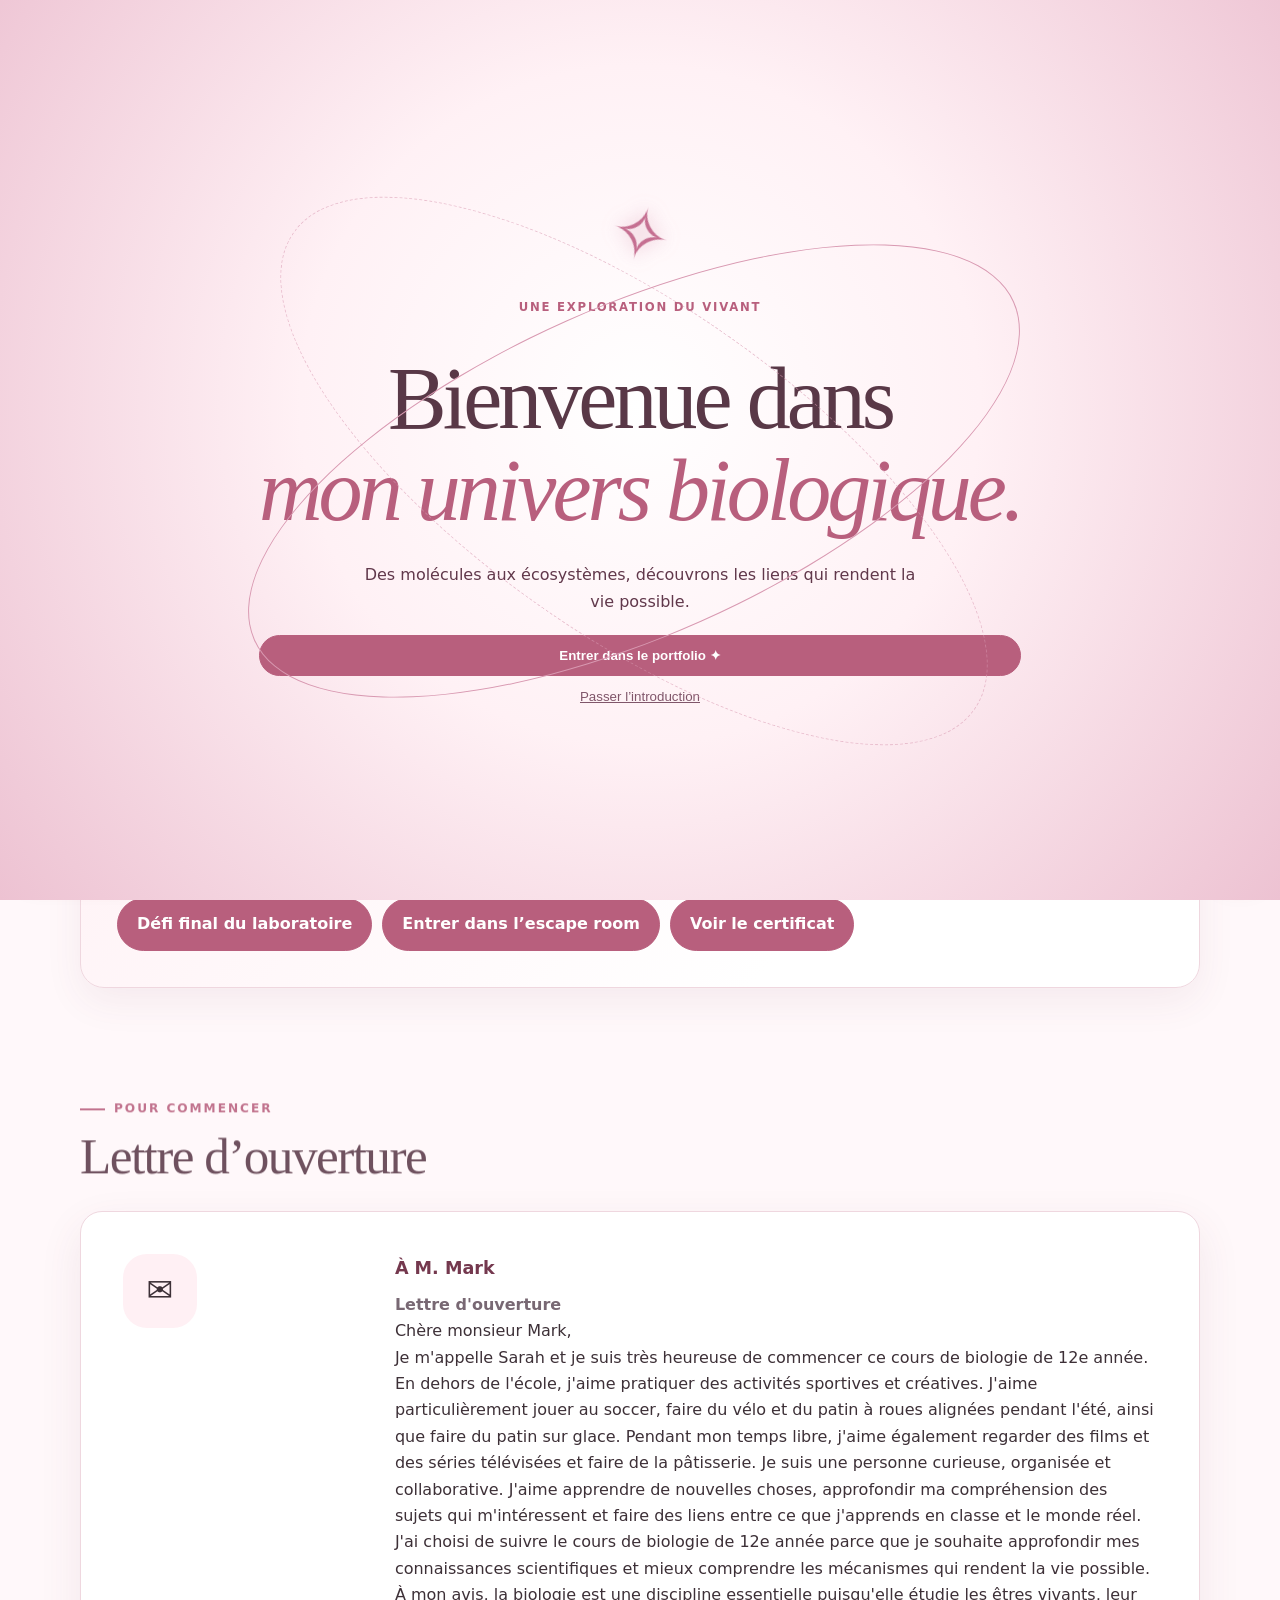
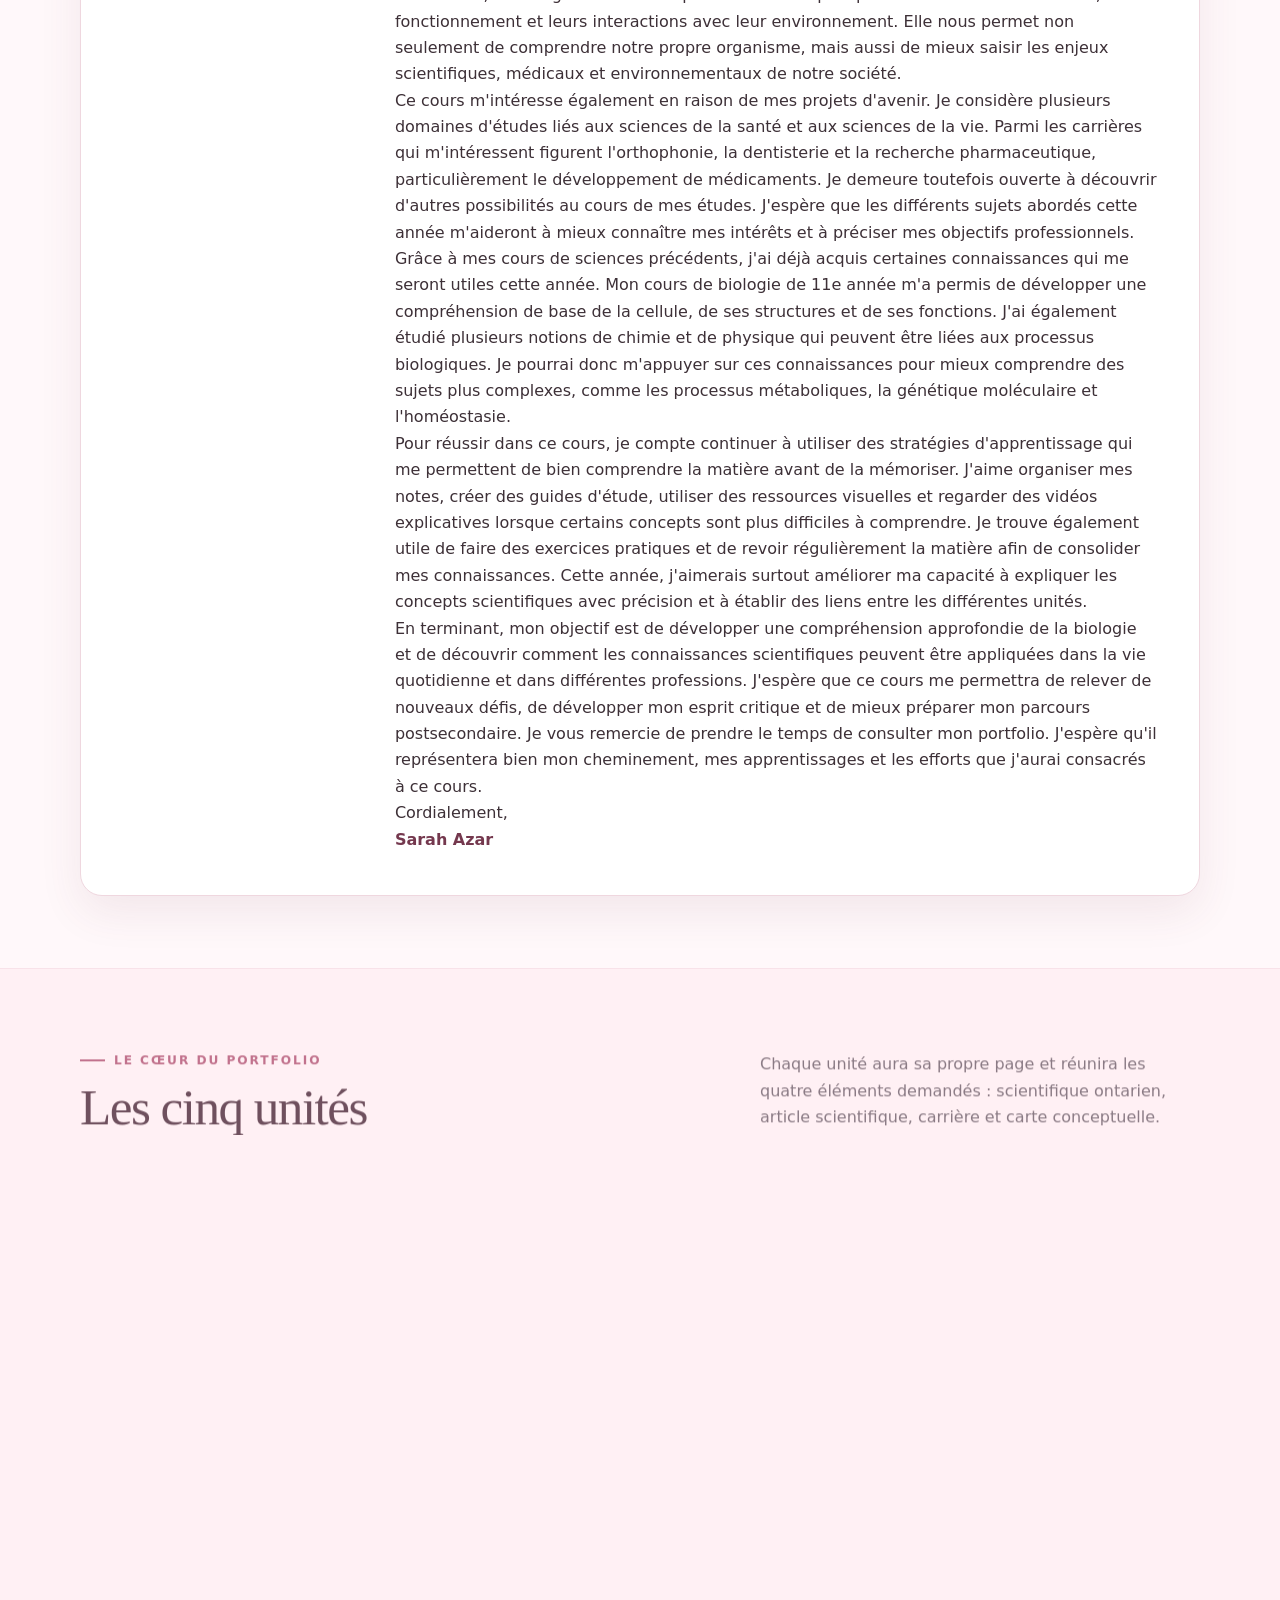
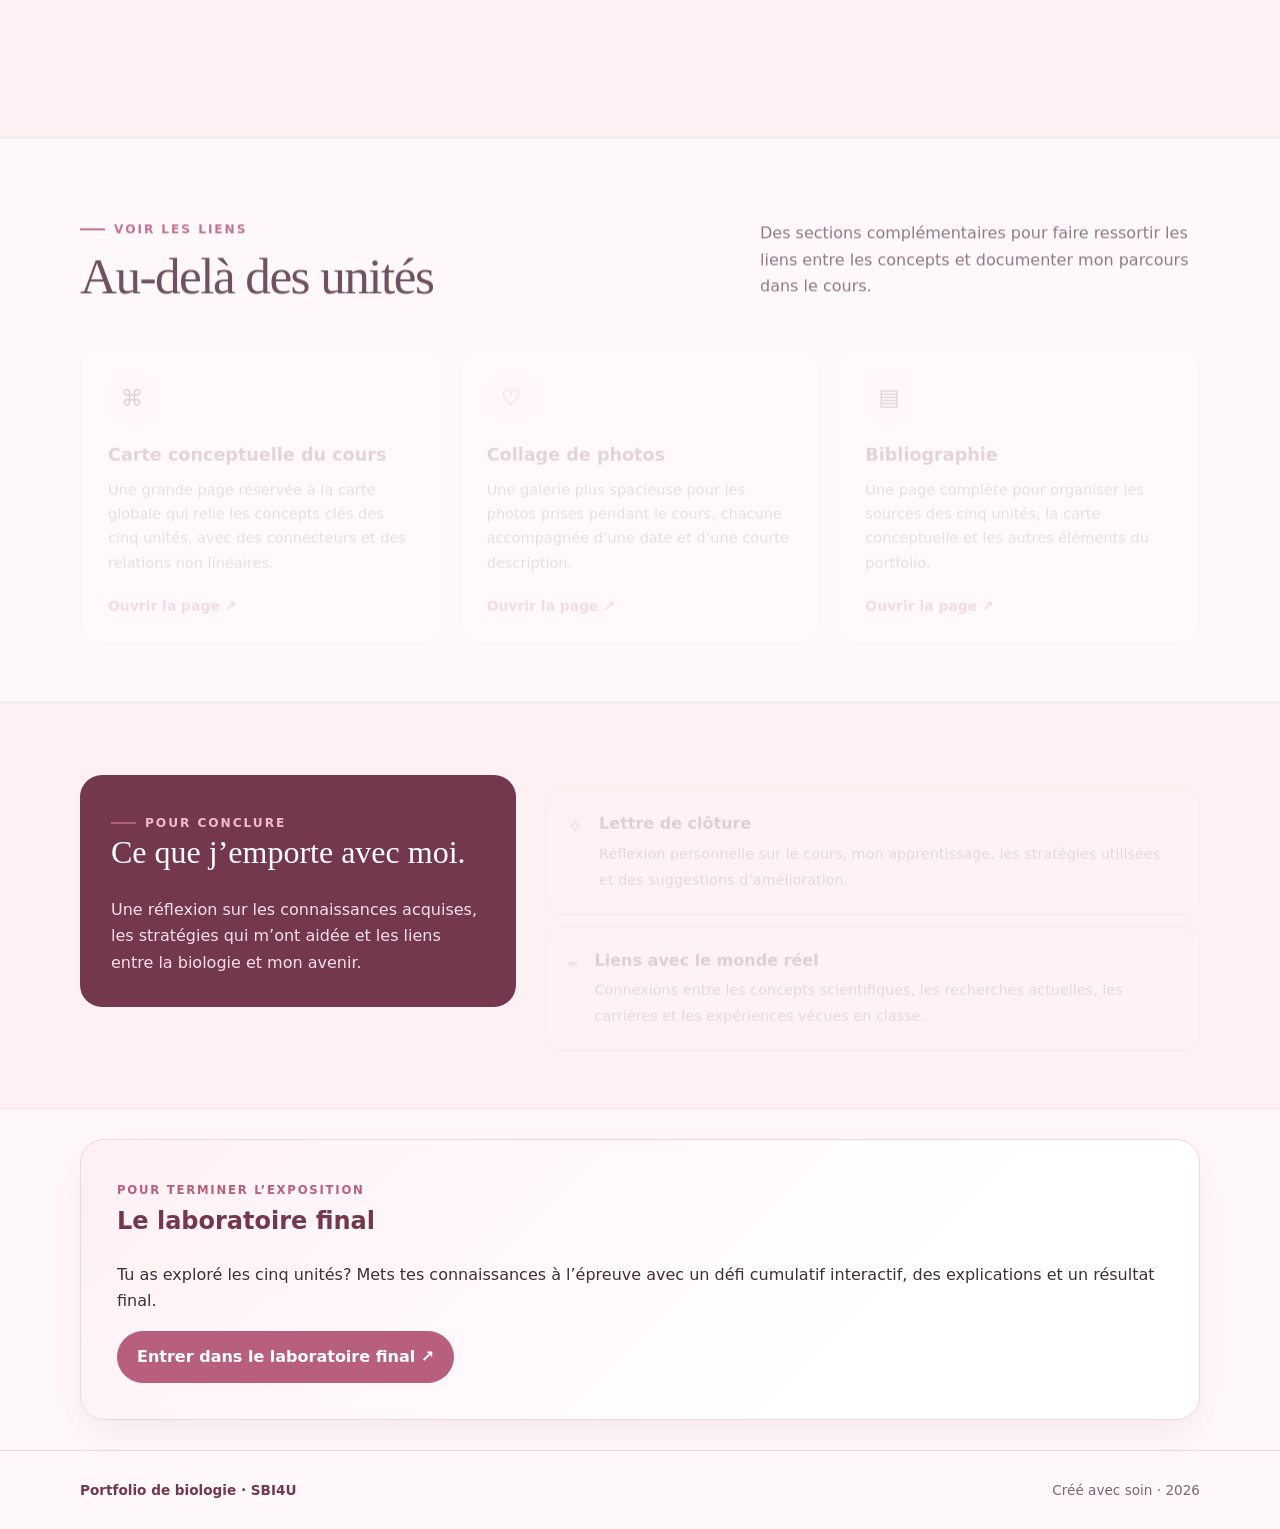
<file: index.html>
<!doctype html>
<html lang="fr">
<head>
  <meta charset="utf-8">
  <meta name="viewport" content="width=device-width, initial-scale=1">
  <meta http-equiv="refresh" content="0; url=portfolio_sbi4u_site/index.html">
  <title>Portfolio SBI4U</title>
</head>
<body>
  <p>Ouverture du <a href="portfolio_sbi4u_site/index.html">portfolio SBI4U</a>…</p>
</body>
</html>
</file>
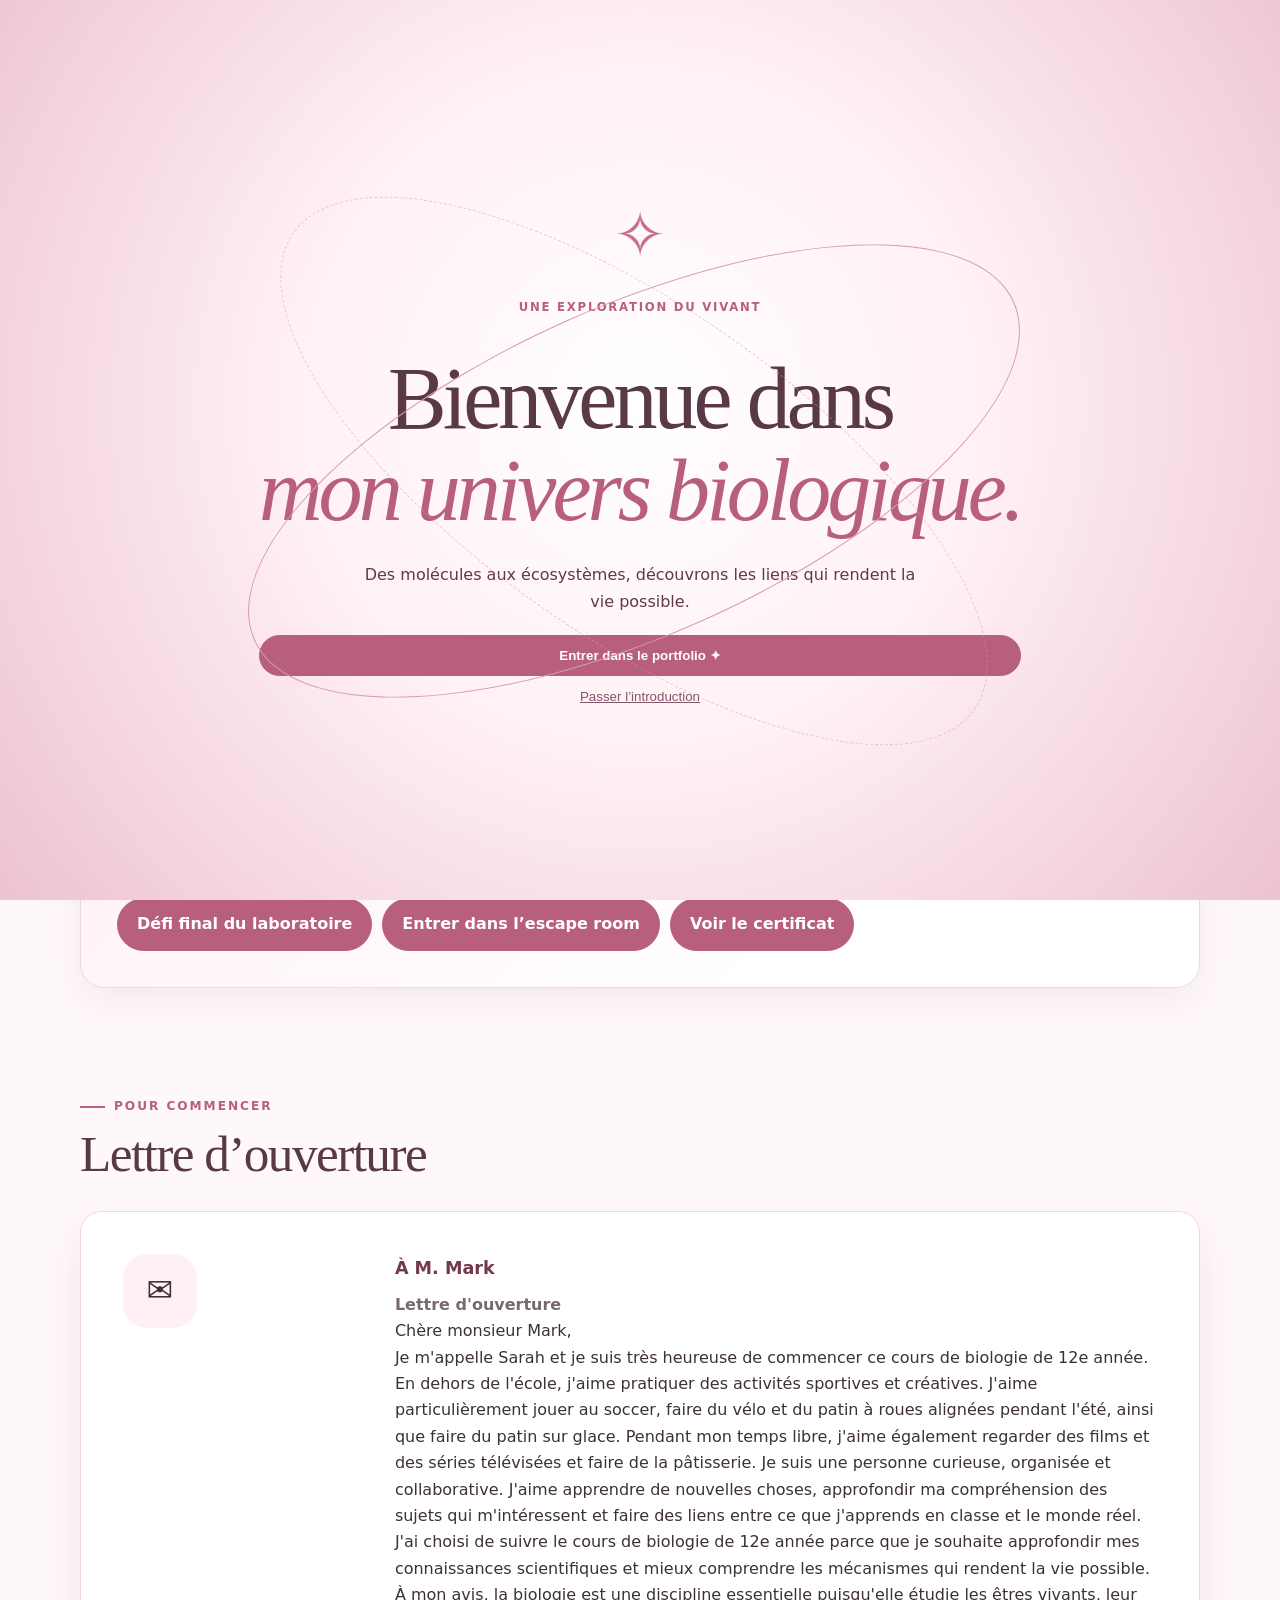
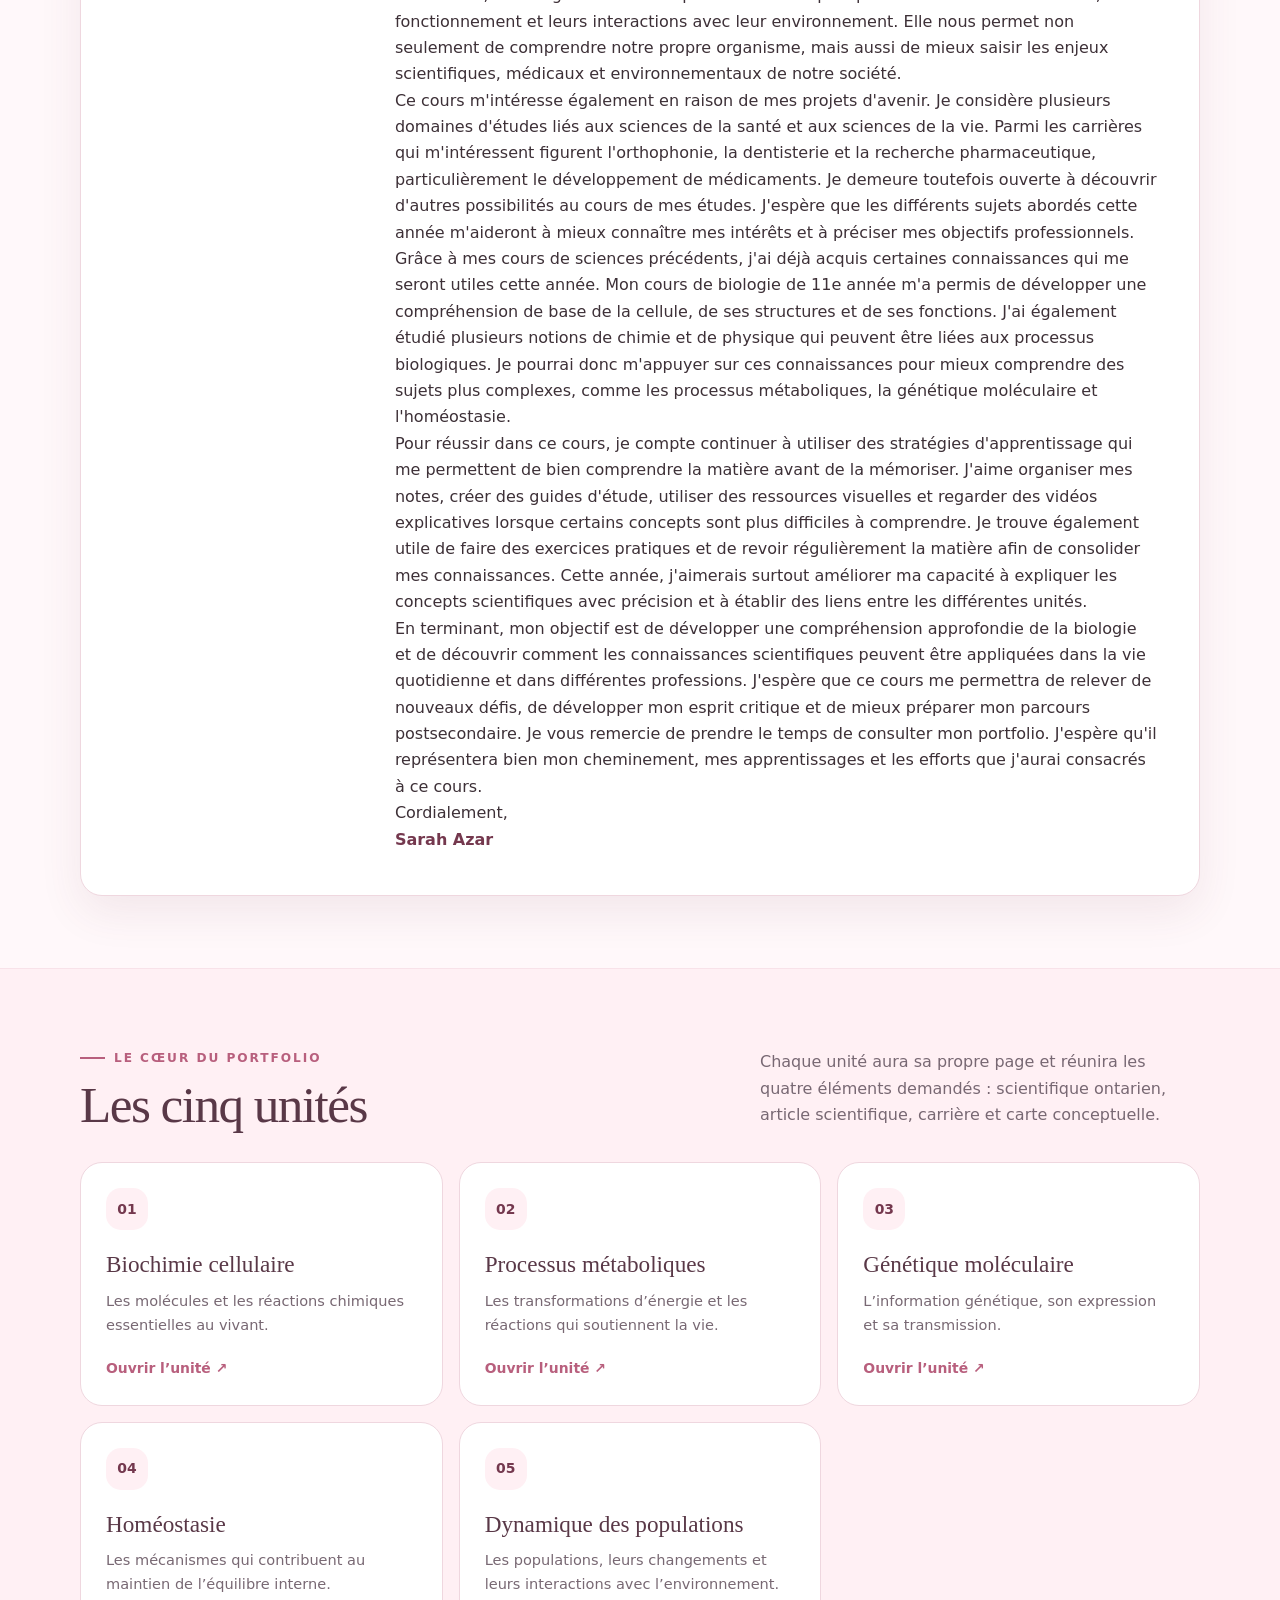
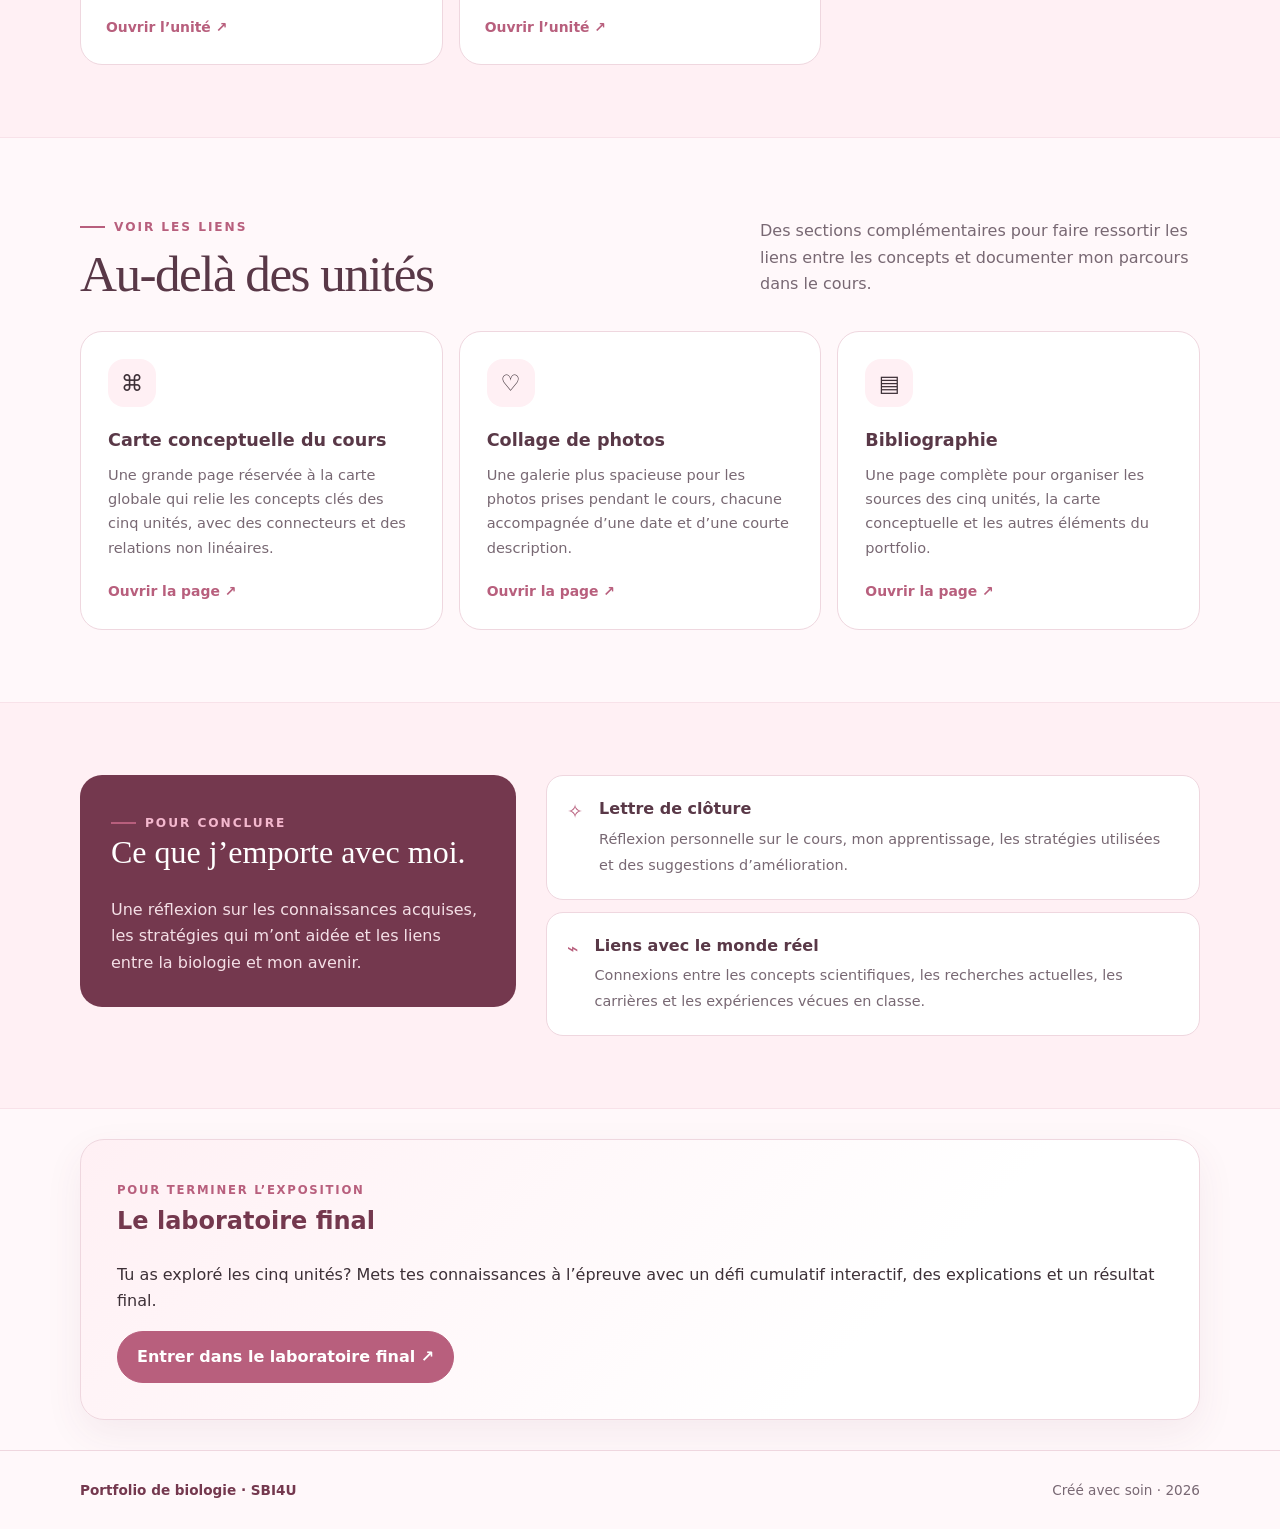
<file: portfolio_sbi4u_site/index.html>
<!DOCTYPE html>
<html lang="fr">
<head>
  <meta charset="UTF-8">
  <meta name="viewport" content="width=device-width, initial-scale=1.0">
  <meta name="description" content="Portfolio électronique de biologie SBI4U — apprentissages, recherche et réflexion.">
  <title>Portfolio de biologie | SBI4U</title>
  <style>
    :root {
      --site-background: #fff8fa;
      --rose: #b85f7d;
      --rose-deep: #74384e;
      --rose-soft: #f6dfe7;
      --rose-pale: #fff0f4;
      --plum: #593847;
      --ink: #3d3037;
      --muted: #786873;
      --line: #efd7df;
      --white: #ffffff;
      --shadow: 0 16px 44px rgba(116, 56, 78, 0.09);
      --radius: 22px;
    }
    * { box-sizing: border-box; }
    html { scroll-behavior: smooth; scroll-padding-top: 92px; }
    body { margin: 0; background: var(--site-background); color: var(--ink); font-family: Inter, ui-sans-serif, system-ui, -apple-system, BlinkMacSystemFont, "Segoe UI", sans-serif; line-height: 1.65; }
    a { color: inherit; }
    .topbar { position: sticky; top: 0; z-index: 10; background: rgba(255,248,250,.94); backdrop-filter: blur(14px); border-bottom: 1px solid var(--line); }
    .nav-wrap { width: min(1120px, calc(100% - 40px)); margin: auto; min-height: 74px; display: flex; align-items: center; justify-content: space-between; gap: 24px; }
    .brand { display: flex; align-items: center; gap: 11px; text-decoration: none; font-size: .84rem; letter-spacing: .09em; font-weight: 800; color: var(--rose-deep); }
    .brand-mark { display: grid; place-items: center; width: 39px; height: 39px; border-radius: 14px; background: var(--rose-soft); font-size: 1.25rem; }
    .nav-links { display: flex; flex-wrap: wrap; align-items: center; gap: 6px; }
    .nav-links a { text-decoration: none; color: var(--muted); font-size: .88rem; font-weight: 650; padding: 9px 12px; border-radius: 999px; transition: background .2s, color .2s; }
    .nav-links a:hover, .nav-links a:focus-visible { background: var(--rose-soft); color: var(--rose-deep); outline: none; }
    .menu-toggle { display: none; border: 1px solid var(--line); background: var(--white); color: var(--rose-deep); border-radius: 12px; padding: 9px 12px; font: inherit; }
    main { overflow: hidden; }
    .hero { width: min(1120px, calc(100% - 40px)); margin: 42px auto 68px; display: grid; grid-template-columns: 1.03fr .97fr; align-items: center; gap: clamp(28px, 5vw, 70px); }
    .eyebrow { display: inline-flex; align-items: center; gap: 9px; color: var(--rose); text-transform: uppercase; letter-spacing: .16em; font-size: .76rem; font-weight: 850; }
    .eyebrow::before { content: ""; display: inline-block; width: 25px; height: 2px; background: var(--rose); }
    h1, h2, h3, p { margin-top: 0; }
    h1 { font-family: Georgia, "Times New Roman", serif; font-size: clamp(2.9rem, 6vw, 5.2rem); line-height: .99; letter-spacing: -.045em; color: var(--plum); font-weight: 500; margin: 19px 0 22px; }
    h1 em { color: var(--rose); font-weight: 500; }
    .hero-copy { max-width: 510px; color: var(--muted); font-size: 1.07rem; }
    .hero-actions { display: flex; flex-wrap: wrap; gap: 12px; margin-top: 28px; }
    .button { display: inline-flex; align-items: center; justify-content: center; gap: 9px; text-decoration: none; border: 1px solid var(--rose); background: var(--rose); color: white; border-radius: 999px; padding: 12px 19px; font-weight: 750; font-size: .93rem; transition: transform .2s, background .2s; }
    .button:hover { transform: translateY(-2px); background: var(--rose-deep); }
    .button.secondary { background: transparent; color: var(--rose-deep); border-color: var(--line); }
    .button.secondary:hover { background: var(--rose-pale); }
    .hero-art { position: relative; min-height: 390px; display: grid; place-items: center; }
    .art-backdrop { position: absolute; inset: 8% 3% 3% 9%; border-radius: 47% 47% 28px 28px; background: linear-gradient(145deg, #f9dce6, #fcecf1 55%, #f2cbd9); transform: rotate(2deg); }
    .art-card { position: relative; width: min(84%, 390px); padding: 28px; border: 1px solid rgba(255,255,255,.85); border-radius: 26px; background: rgba(255,255,255,.83); box-shadow: var(--shadow); transform: rotate(-2deg); }
    .art-card-top { display: flex; align-items: center; justify-content: space-between; color: var(--rose-deep); font-size: .76rem; font-weight: 800; letter-spacing: .1em; text-transform: uppercase; }
    .cell-illustration { width: 100%; display: block; margin: 13px auto 10px; }
    .art-caption { color: var(--muted); font-size: .85rem; margin-bottom: 0; }
    .sparkle { position: absolute; color: var(--rose); font-size: 2rem; }
    .sparkle.one { top: 6%; right: 11%; }
    .sparkle.two { bottom: 8%; left: 4%; font-size: 1.35rem; }
    .section { padding: 72px 20px; }
    .section.tinted { background: #fff0f4; border-top: 1px solid #f8e2e9; border-bottom: 1px solid #f8e2e9; }
    .container { width: min(1120px, 100%); margin: auto; }
    .section-heading { display: flex; align-items: end; justify-content: space-between; gap: 24px; margin-bottom: 30px; }
    .section-heading h2 { font-family: Georgia, "Times New Roman", serif; color: var(--plum); font-size: clamp(2.1rem, 4vw, 3.2rem); line-height: 1.08; letter-spacing: -.03em; font-weight: 500; margin: 9px 0 0; }
    .section-heading p { max-width: 440px; color: var(--muted); margin-bottom: 4px; }
    .letter-panel { display: grid; grid-template-columns: .32fr 1fr; gap: 28px; background: white; border: 1px solid var(--line); border-radius: var(--radius); padding: clamp(24px, 4vw, 42px); box-shadow: var(--shadow); }
    .letter-icon { width: 74px; height: 74px; display: grid; place-items: center; border-radius: 24px; background: var(--rose-pale); font-size: 2rem; }
    .letter-panel h3 { color: var(--rose-deep); font-size: 1.1rem; margin-bottom: 9px; }
    .letter-panel p { color: var(--muted); margin-bottom: 0; }
    .unit-grid { display: grid; grid-template-columns: repeat(3, 1fr); gap: 16px; }
    .unit-card { position: relative; min-height: 240px; padding: 25px; border-radius: var(--radius); border: 1px solid var(--line); background: white; display: flex; flex-direction: column; text-decoration: none; transition: transform .22s, box-shadow .22s, border-color .22s; }
    .unit-card:hover { transform: translateY(-4px); box-shadow: var(--shadow); border-color: #dba5b7; }
    .unit-number { display: grid; place-items: center; width: 42px; height: 42px; border-radius: 15px; background: var(--rose-pale); color: var(--rose-deep); font-weight: 850; font-size: .87rem; margin-bottom: 21px; }
    .unit-card h3 { color: var(--plum); font-family: Georgia, "Times New Roman", serif; font-size: 1.45rem; line-height: 1.18; font-weight: 500; margin-bottom: 10px; }
    .unit-card p { color: var(--muted); font-size: .91rem; margin-bottom: 20px; }
    .card-link { color: var(--rose); font-size: .87rem; font-weight: 800; margin-top: auto; }
    .extras-grid { display: grid; grid-template-columns: repeat(3, 1fr); gap: 16px; }
    .extra-card { background: white; border: 1px solid var(--line); border-radius: var(--radius); padding: 27px; }
    .extra-card-link { display:flex; flex-direction:column; text-decoration:none; transition:transform .22s, box-shadow .22s, border-color .22s; }
    .extra-card-link:hover { transform:translateY(-4px); box-shadow:var(--shadow); border-color:#dba5b7; }
    .extra-card-link .card-link { display:block; margin-top:20px; }
    .extra-icon { width: 48px; height: 48px; border-radius: 16px; display: grid; place-items: center; background: var(--rose-pale); font-size: 1.4rem; margin-bottom: 19px; }
    .extra-card h3 { color: var(--plum); margin-bottom: 8px; font-size: 1.1rem; }
    .extra-card p { color: var(--muted); font-size: .91rem; margin-bottom: 0; }
    .reflection { display: grid; grid-template-columns: .8fr 1.2fr; gap: 30px; align-items: start; }
    .reflection-intro { background: var(--rose-deep); color: white; border-radius: var(--radius); padding: 31px; }
    .reflection-intro h2 { font-family: Georgia, "Times New Roman", serif; font-size: 2rem; font-weight: 500; line-height: 1.15; }
    .reflection-intro p { color: #f4dfe6; margin-bottom: 0; }
    .reflection-list { display: grid; gap: 12px; }
    .reflection-row { display: flex; align-items: start; gap: 16px; background: white; border: 1px solid var(--line); border-radius: 17px; padding: 20px; }
    .reflection-row .small-icon { color: var(--rose); font-size: 1.2rem; }
    .reflection-row strong { display: block; color: var(--plum); margin-bottom: 3px; }
    .reflection-row span { color: var(--muted); font-size: .9rem; }
    footer { padding: 28px 20px; border-top: 1px solid var(--line); }
    .footer-inner { width: min(1120px, 100%); margin: auto; display: flex; flex-wrap: wrap; justify-content: space-between; gap: 10px; color: var(--muted); font-size: .85rem; }
    .footer-inner strong { color: var(--rose-deep); }
    .note { font-size: .83rem; color: var(--muted); margin-top: 17px; }
    @media (max-width: 850px) {
      .nav-wrap { width: min(100% - 28px, 1120px); }
      .menu-toggle { display: inline-flex; }
      .nav-links { display: none; position: absolute; top: 73px; left: 0; right: 0; background: var(--site-background); border-bottom: 1px solid var(--line); padding: 12px 18px 18px; flex-direction: column; align-items: stretch; }
      .nav-links.open { display: flex; }
      .nav-links a { padding: 11px 14px; }
      .hero { grid-template-columns: 1fr; margin-top: 35px; gap: 12px; }
      .hero-art { min-height: 340px; }
      .section-heading { display: block; }
      .section-heading p { margin-top: 13px; }
      .unit-grid { grid-template-columns: repeat(2, 1fr); }
      .extras-grid { grid-template-columns: 1fr; }
      .reflection { grid-template-columns: 1fr; }
    }
    @media (max-width: 560px) {
      .hero, .nav-wrap { width: calc(100% - 30px); }
      h1 { font-size: 3.15rem; }
      .hero-art { min-height: 300px; }
      .art-card { padding: 20px; width: 88%; }
      .section { padding: 55px 15px; }
      .unit-grid { grid-template-columns: 1fr; }
      .unit-card { min-height: 205px; }
      .letter-panel { grid-template-columns: 1fr; }
      .section-heading h2 { font-size: 2.35rem; }
    }
    @media (prefers-reduced-motion: reduce) { html { scroll-behavior: auto; } *, *::before, *::after { transition-duration: .01ms !important; } }
  
    .page-hero { width:min(1120px,calc(100% - 40px)); margin:46px auto 30px; padding:clamp(28px,5vw,58px); background:linear-gradient(135deg,#fff0f4,#fff); border:1px solid var(--line); border-radius:30px; }
    .page-hero h1 { max-width:850px; font-size:clamp(2.7rem,6vw,4.7rem); }
    .page-hero p { max-width:760px; color:var(--muted); font-size:1.05rem; }
    .breadcrumb { font-size:.86rem; color:var(--muted); margin-bottom:15px; }
    .breadcrumb a { color:var(--rose-deep); text-decoration:none; }
    .unit-nav { display:flex; flex-wrap:wrap; gap:8px; margin-top:23px; }
    .unit-nav a { border:1px solid var(--line); border-radius:999px; padding:8px 13px; background:white; text-decoration:none; font-size:.83rem; color:var(--rose-deep); }
    .unit-nav a[aria-current="page"] { background:var(--rose); color:white; border-color:var(--rose); }
    .content-grid { display:grid; grid-template-columns:repeat(2,minmax(0,1fr)); gap:18px; }
    .content-card { background:#fff; border:1px solid var(--line); border-radius:var(--radius); padding:clamp(22px,3vw,30px); box-shadow:var(--shadow); }
    .content-card h2 { font-family:Georgia,"Times New Roman",serif; font-size:1.65rem; font-weight:500; color:var(--plum); line-height:1.15; }
    .content-card h3 { color:var(--rose-deep); font-size:1rem; }
    .content-card p, .content-card li { color:var(--muted); }
    .content-card ul { padding-left:1.2rem; }
    .placeholder { padding:13px 15px; border-left:3px solid #d99ab4; background:var(--rose-pale); border-radius:0 12px 12px 0; color:var(--plum); font-size:.92rem; }
    .concept-canvas { min-height:240px; padding:25px; border:1px dashed #dba5b7; border-radius:18px; background:radial-gradient(circle at 15% 20%,#fff0f4 0 5%,transparent 6%),radial-gradient(circle at 80% 35%,#f6dfe7 0 7%,transparent 8%),#fff; display:flex; flex-wrap:wrap; justify-content:center; align-items:center; gap:14px; }
    .concept-node { padding:10px 14px; border-radius:999px; border:1px solid #dfb5c4; background:white; color:var(--rose-deep); font-weight:700; font-size:.9rem; }
    .page-footer-links { display:flex; flex-wrap:wrap; justify-content:space-between; gap:12px; margin-top:30px; }
    @media(max-width:700px){.content-grid{grid-template-columns:1fr}.page-hero{width:calc(100% - 30px);margin-top:25px}.page-hero h1{font-size:2.8rem}}
</style>
<link rel="stylesheet" href="portfolio-extras.css">
<script>
  try {
    if (localStorage.getItem('sbi4u-intro-seen') === 'true') {
      document.documentElement.classList.add('return-visit');
      window.addEventListener('DOMContentLoaded', () => {
        if (!location.hash) location.hash = 'unites';
      });
    }
  } catch (_) { /* The welcome remains available if browser storage is disabled. */ }
</script>
</head>
<body><div class="cinematic-intro" id="cinematicIntro" role="dialog" aria-label="Bienvenue dans le portfolio SBI4U"><div class="intro-orbit orbit-one"></div><div class="intro-orbit orbit-two"></div><div class="intro-molecule">✧</div><p class="extra-kicker">Une exploration du vivant</p><h1>Bienvenue dans<br><em>mon univers biologique.</em></h1><p>Des molécules aux écosystèmes, découvrons les liens qui rendent la vie possible.</p><button class="extra-cta" id="enterPortfolio">Entrer dans le portfolio ✦</button><button class="intro-skip" id="skipIntro">Passer l’introduction</button></div>
  <header class="topbar">
    <div class="nav-wrap">
      <a class="brand" href="#unites" aria-label="Accueil du portfolio"><span class="brand-mark">✿</span><span>PORTFOLIO<br>SBI4U · BIOLOGIE</span></a>
      <button class="menu-toggle" id="menuToggle" aria-expanded="false" aria-controls="navLinks">☰ Menu</button>
      <nav class="nav-links" id="navLinks" aria-label="Navigation principale">
        <a href="index.html#unites">Accueil</a>
        <a href="#lettre">Lettre d’ouverture</a>
        <a href="#unites">Unités</a>
        <a href="#cours">Au-delà des unités</a>
        <a href="#reflexion">Réflexion</a>
        <a href="bibliographie.html">Bibliographie</a>
      </nav>
    </div>
  </header>

  <main>
    <section class="hero" id="accueil">
      <div>
        <span class="eyebrow">Mon parcours scientifique</span>
        <h1>Explorer la<br><em>science de la vie.</em></h1>
        <p class="hero-copy">Bienvenue dans mon portfolio électronique de biologie. Un espace pour présenter mes apprentissages, découvrir les personnes qui font avancer la science et faire des liens entre la biologie et le monde qui nous entoure.</p>
        <div class="hero-actions">
          <a class="button" href="#unites">Explorer les unités <span aria-hidden="true">↗</span></a>
          <a class="button secondary" href="#lettre">Lire ma lettre</a>
        </div>
      </div>
      <div class="hero-art" aria-label="Illustration décorative d’une cellule">
        <div class="art-backdrop"></div>
        <span class="sparkle one" aria-hidden="true">✳</span>
        <span class="sparkle two" aria-hidden="true">✦</span>
        <div class="art-card">
          <div class="art-card-top"><span>Biologie · SBI4U</span><span>01 / 05</span></div>
          <svg class="cell-illustration" viewBox="0 0 360 270" role="img" aria-label="Illustration stylisée d’une cellule avec noyau et organites">
            <defs>
              <linearGradient id="cellFill" x1="0" y1="0" x2="1" y2="1"><stop offset="0" stop-color="#f8d9e4"/><stop offset="1" stop-color="#efb9cd"/></linearGradient>
              <linearGradient id="nucleusFill" x1="0" y1="0" x2="1" y2="1"><stop offset="0" stop-color="#d79bb8"/><stop offset="1" stop-color="#a96891"/></linearGradient>
            </defs>
            <path d="M47 132 C38 79 81 35 139 40 C183 16 251 43 278 78 C319 105 310 171 274 199 C237 239 172 224 131 231 C78 228 38 187 47 132Z" fill="url(#cellFill)" stroke="#bd7897" stroke-width="3"/>
            <path d="M63 129 C55 87 92 54 139 57 C181 36 237 57 260 86 C292 110 287 163 257 189 C225 218 173 207 135 215 C91 210 56 177 63 129Z" fill="#fff3f6" stroke="#d99ab4" stroke-width="2" stroke-dasharray="4 5"/>
            <ellipse cx="176" cy="127" rx="48" ry="42" fill="url(#nucleusFill)" stroke="#925578" stroke-width="2"/>
            <ellipse cx="188" cy="123" rx="15" ry="13" fill="#75405f" opacity=".8"/>
            <path d="M88 102 C99 82 120 86 129 103 C135 116 122 127 105 121 C94 117 91 111 88 102Z" fill="#f0b0c7" stroke="#c47d9d" stroke-width="2"/>
            <path d="M218 162 C232 144 255 154 251 171 C246 187 222 187 218 162Z" fill="#e7a6c0" stroke="#bd7897" stroke-width="2"/>
            <path d="M103 163 C112 145 134 148 140 163 C146 179 126 191 111 181Z" fill="#f2c2d3" stroke="#bd7897" stroke-width="2"/>
            <path d="M223 85 C239 72 257 84 250 98 C242 111 224 105 223 85Z" fill="#dca1bc" stroke="#bd7897" stroke-width="2"/>
            <g fill="#a65e83"><circle cx="157" cy="82" r="3"/><circle cx="202" cy="187" r="3"/><circle cx="270" cy="129" r="3"/><circle cx="85" cy="145" r="3"/><circle cx="150" cy="191" r="3"/><circle cx="205" cy="65" r="3"/></g>
            <path d="M75 67 Q88 56 101 68 M264 198 Q277 187 286 199" fill="none" stroke="#fff" stroke-width="4" stroke-linecap="round"/>
          </svg>
          <p class="art-caption">Observer, questionner, comprendre : la biologie nous aide à explorer le vivant.</p>
        </div>
      </div>
    </section>

    <section class="extra-panel extra-reveal"><span class="extra-kicker">Parcours interactif</span><h2>Explore les cinq univers du vivant</h2><div class="timeline-track"><div><b>01</b><strong>Biochimie</strong><span>Les molécules de la vie</span></div><div><b>02</b><strong>Métabolisme</strong><span>L’énergie en action</span></div><div><b>03</b><strong>Génétique</strong><span>L’information biologique</span></div><div><b>04</b><strong>Homéostasie</strong><span>L’équilibre interne</span></div><div><b>05</b><strong>Populations</strong><span>La vie en interaction</span></div></div><div class="feature-launches"><a class="extra-cta" href="laboratoire-final.html">Défi final du laboratoire</a><a class="extra-cta" href="escape-room.html">Entrer dans l’escape room</a><a class="extra-cta" href="certificat.html">Voir le certificat</a></div></section>
<section class="section" id="lettre">
      <div class="container">
        <div class="section-heading">
          <div><span class="eyebrow">Pour commencer</span><h2>Lettre d’ouverture</h2></div>
        </div>
        <div class="letter-panel">
          <div class="letter-icon" aria-hidden="true">✉</div>
          <div>
            <h3>À M. Mark</h3>
            <p><strong>Lettre d'ouverture</strong> 
              <div> </div>

Chère monsieur Mark,
<div> </div>
Je m'appelle Sarah et je suis très heureuse de commencer ce cours de biologie de 12e année. En dehors de l'école, j'aime pratiquer des activités sportives et créatives. J'aime particulièrement jouer au soccer, faire du vélo et du patin à roues alignées pendant l'été, ainsi que faire du patin sur glace. Pendant mon temps libre, j'aime également regarder des films et des séries télévisées et faire de la pâtisserie. Je suis une personne curieuse, organisée et collaborative. J'aime apprendre de nouvelles choses, approfondir ma compréhension des sujets qui m'intéressent et faire des liens entre ce que j'apprends en classe et le monde réel. <div> </div>

J'ai choisi de suivre le cours de biologie de 12e année parce que je souhaite approfondir mes connaissances scientifiques et mieux comprendre les mécanismes qui rendent la vie possible. À mon avis, la biologie est une discipline essentielle puisqu'elle étudie les êtres vivants, leur fonctionnement et leurs interactions avec leur environnement. Elle nous permet non seulement de comprendre notre propre organisme, mais aussi de mieux saisir les enjeux scientifiques, médicaux et environnementaux de notre société.<div> </div>

Ce cours m'intéresse également en raison de mes projets d'avenir. Je considère plusieurs domaines d'études liés aux sciences de la santé et aux sciences de la vie. Parmi les carrières qui m'intéressent figurent l'orthophonie, la dentisterie et la recherche pharmaceutique, particulièrement le développement de médicaments. Je demeure toutefois ouverte à découvrir d'autres possibilités au cours de mes études. J'espère que les différents sujets abordés cette année m'aideront à mieux connaître mes intérêts et à préciser mes objectifs professionnels.<div> </div>

Grâce à mes cours de sciences précédents, j'ai déjà acquis certaines connaissances qui me seront utiles cette année. Mon cours de biologie de 11e année m'a permis de développer une compréhension de base de la cellule, de ses structures et de ses fonctions. J'ai également étudié plusieurs notions de chimie et de physique qui peuvent être liées aux processus biologiques. Je pourrai donc m'appuyer sur ces connaissances pour mieux comprendre des sujets plus complexes, comme les processus métaboliques, la génétique moléculaire et l'homéostasie.<div> </div>

Pour réussir dans ce cours, je compte continuer à utiliser des stratégies d'apprentissage qui me permettent de bien comprendre la matière avant de la mémoriser. J'aime organiser mes notes, créer des guides d'étude, utiliser des ressources visuelles et regarder des vidéos explicatives lorsque certains concepts sont plus difficiles à comprendre. Je trouve également utile de faire des exercices pratiques et de revoir régulièrement la matière afin de consolider mes connaissances. Cette année, j'aimerais surtout améliorer ma capacité à expliquer les concepts scientifiques avec précision et à établir des liens entre les différentes unités.<div> </div>

En terminant, mon objectif est de développer une compréhension approfondie de la biologie et de découvrir comment les connaissances scientifiques peuvent être appliquées dans la vie quotidienne et dans différentes professions. J'espère que ce cours me permettra de relever de nouveaux défis, de développer mon esprit critique et de mieux préparer mon parcours postsecondaire.

Je vous remercie de prendre le temps de consulter mon portfolio. J'espère qu'il représentera bien mon cheminement, mes apprentissages et les efforts que j'aurai consacrés à ce cours.
<div> </div>
Cordialement,<div> </div></p>

<span style="color: #74384e"><b>Sarah Azar</b></span>
        </div>
        </div>
      </div>
    </section>

    <section class="section tinted" id="unites">
      <div class="container">
        <div class="section-heading">
          <div><span class="eyebrow">Le cœur du portfolio</span><h2>Les cinq unités</h2></div>
          <p>Chaque unité aura sa propre page et réunira les quatre éléments demandés : scientifique ontarien, article scientifique, carrière et carte conceptuelle.</p>
        </div>
        <div class="unit-grid">
          <a class="unit-card" href="biochimie.html"><span class="unit-number">01</span><h3>Biochimie cellulaire</h3><p>Les molécules et les réactions chimiques essentielles au vivant.</p><span class="card-link">Ouvrir l’unité ↗</span></a>
          <a class="unit-card" href="metabolisme.html"><span class="unit-number">02</span><h3>Processus métaboliques</h3><p>Les transformations d’énergie et les réactions qui soutiennent la vie.</p><span class="card-link">Ouvrir l’unité ↗</span></a>
          <a class="unit-card" href="genetique.html"><span class="unit-number">03</span><h3>Génétique moléculaire</h3><p>L’information génétique, son expression et sa transmission.</p><span class="card-link">Ouvrir l’unité ↗</span></a>
          <a class="unit-card" href="homeostasie.html"><span class="unit-number">04</span><h3>Homéostasie</h3><p>Les mécanismes qui contribuent au maintien de l’équilibre interne.</p><span class="card-link">Ouvrir l’unité ↗</span></a>
          <a class="unit-card" href="populations.html"><span class="unit-number">05</span><h3>Dynamique des populations</h3><p>Les populations, leurs changements et leurs interactions avec l’environnement.</p><span class="card-link">Ouvrir l’unité ↗</span></a>
        </div>
      </div>
    </section>

    <section class="section" id="cours">
      <div class="container">
        <div class="section-heading">
          <div><span class="eyebrow">Voir les liens</span><h2>Au-delà des unités</h2></div>
          <p>Des sections complémentaires pour faire ressortir les liens entre les concepts et documenter mon parcours dans le cours.</p>
        </div>
        <div class="extras-grid">
          <a class="extra-card extra-card-link" href="carte-cours.html"><div class="extra-icon" aria-hidden="true">⌘</div><h3>Carte conceptuelle du cours</h3><p>Une grande page réservée à la carte globale qui relie les concepts clés des cinq unités, avec des connecteurs et des relations non linéaires.</p><span class="card-link">Ouvrir la page ↗</span></a>
          <a class="extra-card extra-card-link" href="photos.html"><div class="extra-icon" aria-hidden="true">♡</div><h3>Collage de photos</h3><p>Une galerie plus spacieuse pour les photos prises pendant le cours, chacune accompagnée d’une date et d’une courte description.</p><span class="card-link">Ouvrir la page ↗</span></a>
          <a class="extra-card extra-card-link" href="bibliographie.html"><div class="extra-icon" aria-hidden="true">▤</div><h3>Bibliographie</h3><p>Une page complète pour organiser les sources des cinq unités, la carte conceptuelle et les autres éléments du portfolio.</p><span class="card-link">Ouvrir la page ↗</span></a>
        </div>
      </div>
    </section>

    <section class="section tinted" id="reflexion">
      <div class="container reflection">
        <div class="reflection-intro"><span class="eyebrow" style="color:#f4b8ce">Pour conclure</span><h2>Ce que j’emporte avec moi.</h2><p>Une réflexion sur les connaissances acquises, les stratégies qui m’ont aidée et les liens entre la biologie et mon avenir.</p></div>
        <div class="reflection-list">
          <div class="reflection-row"><span class="small-icon" aria-hidden="true">✧</span><div><strong>Lettre de clôture</strong><span>Réflexion personnelle sur le cours, mon apprentissage, les stratégies utilisées et des suggestions d’amélioration.</span></div></div>
          <div class="reflection-row"><span class="small-icon" aria-hidden="true">⌁</span><div><strong>Liens avec le monde réel</strong><span>Connexions entre les concepts scientifiques, les recherches actuelles, les carrières et les expériences vécues en classe.</span></div></div>
                  </div>
      </div>
    </section>
  </main>
  <footer>
    <div class="footer-inner"><span><strong>Portfolio de biologie · SBI4U</strong></span><span>Créé avec soin · <span id="year"></span></span></div>
  </footer>
  <script>
    const menuToggle = document.getElementById('menuToggle');
    const navLinks = document.getElementById('navLinks');
    menuToggle.addEventListener('click', () => {
      const isOpen = navLinks.classList.toggle('open');
      menuToggle.setAttribute('aria-expanded', String(isOpen));
      menuToggle.textContent = isOpen ? '✕ Fermer' : '☰ Menu';
    });
    navLinks.querySelectorAll('a').forEach(link => {
      link.addEventListener('click', () => {
        navLinks.classList.remove('open');
        menuToggle.setAttribute('aria-expanded', 'false');
        menuToggle.textContent = '☰ Menu';
      });
    });
    document.getElementById('year').textContent = new Date().getFullYear();
    const intro = document.getElementById('cinematicIntro');
    const dismissIntro = () => {
      try { localStorage.setItem('sbi4u-intro-seen', 'true'); } catch (_) { /* Storage is optional. */ }
      intro.classList.add('intro-leave');
    };
    document.getElementById('enterPortfolio').addEventListener('click', dismissIntro);
    document.getElementById('skipIntro').addEventListener('click', dismissIntro);
  </script>
<script src="portfolio-extras.js"></script>
<script src="wow-features.js"></script></body>
</html>
</file>
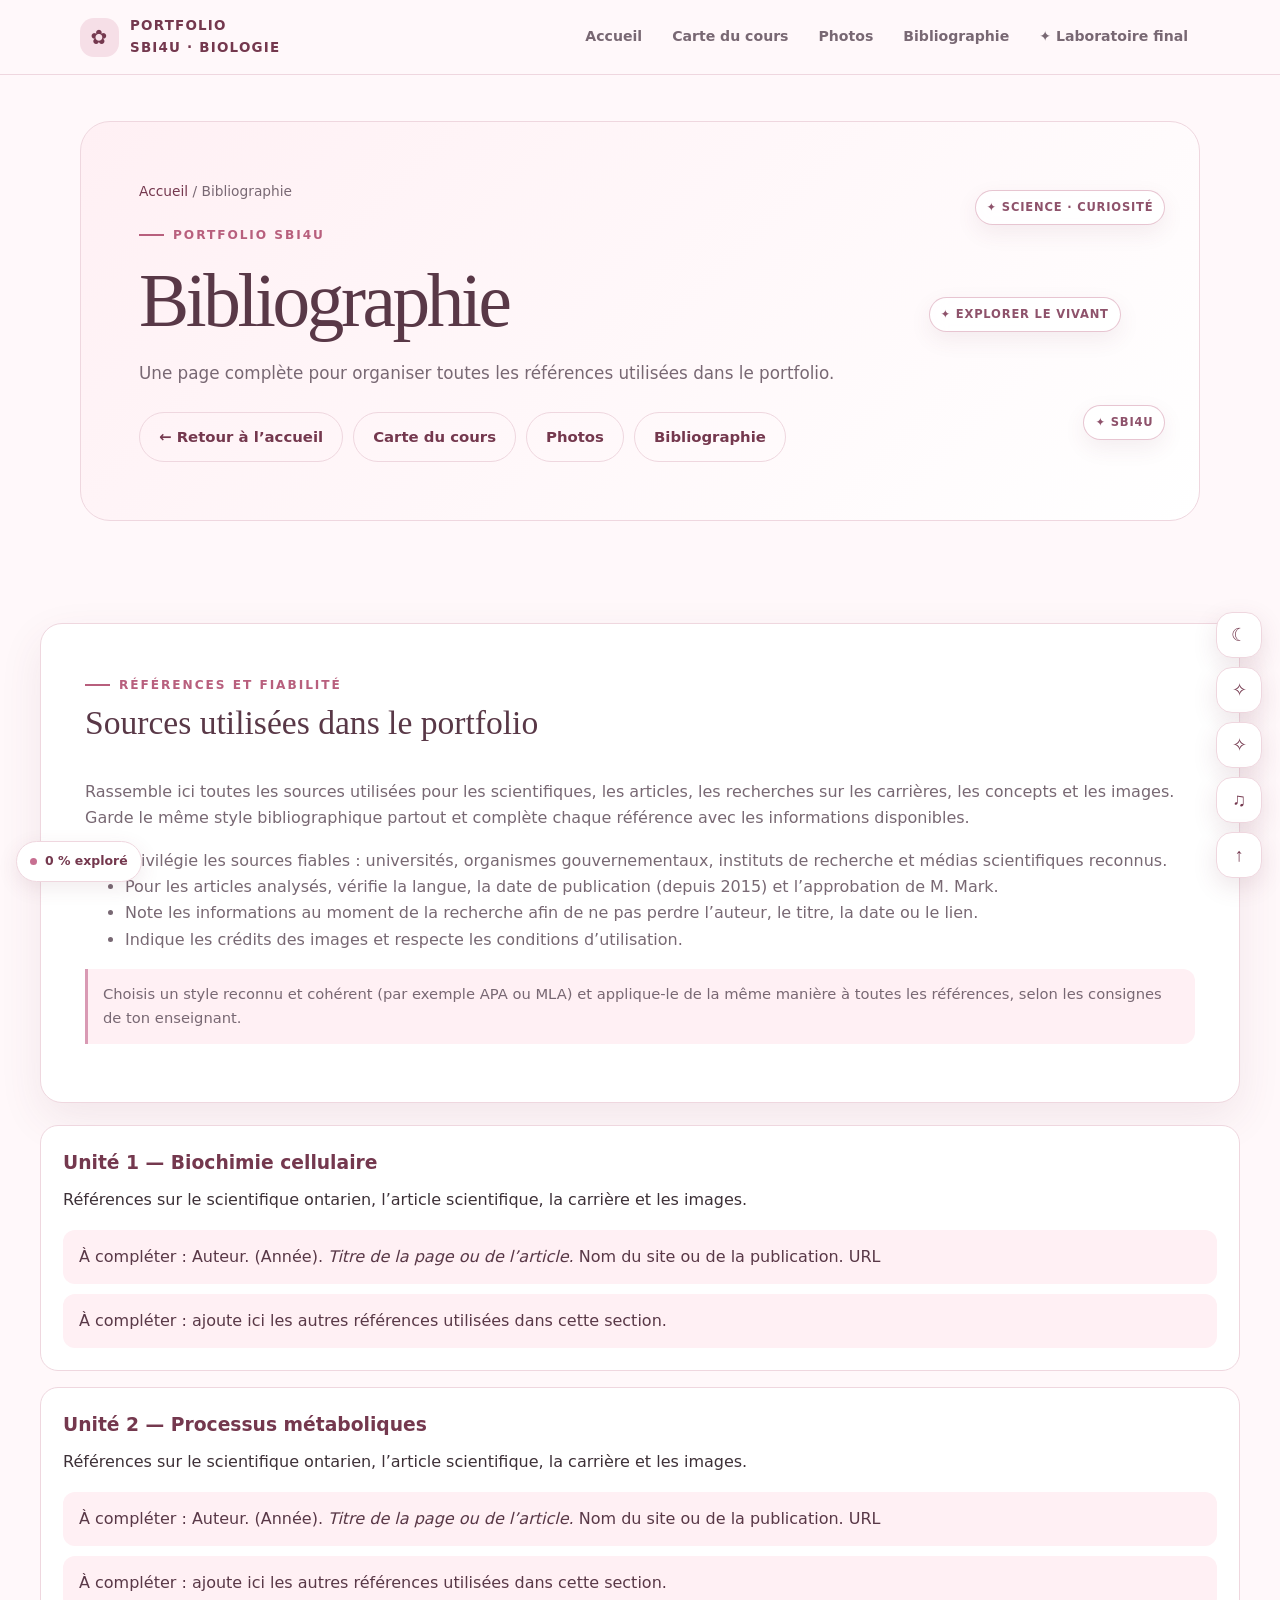
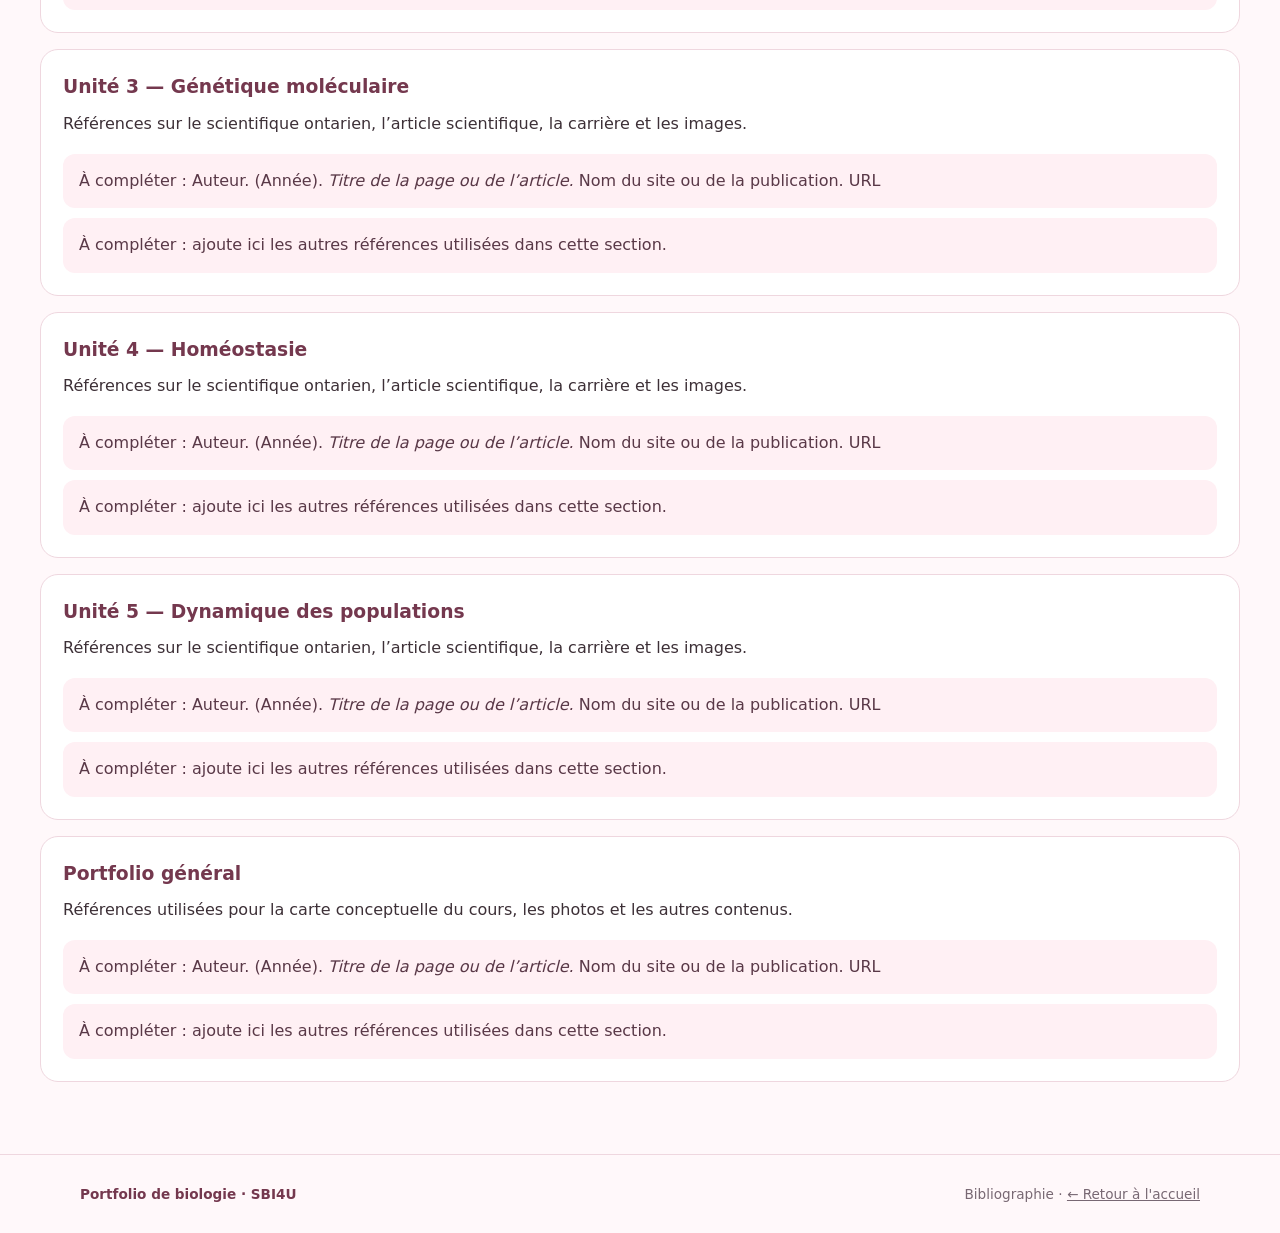
<file: portfolio_sbi4u_site/bibliographie.html>
<!DOCTYPE html><html lang="fr"><head><meta charset="UTF-8"><meta name="viewport" content="width=device-width, initial-scale=1.0"><meta name="description" content="Une page complète pour organiser toutes les références utilisées dans le portfolio."><title>Bibliographie | Portfolio SBI4U</title><style>
    :root {
      --site-background: #fff8fa;
      --rose: #b85f7d;
      --rose-deep: #74384e;
      --rose-soft: #f6dfe7;
      --rose-pale: #fff0f4;
      --plum: #593847;
      --ink: #3d3037;
      --muted: #786873;
      --line: #efd7df;
      --white: #ffffff;
      --shadow: 0 16px 44px rgba(116, 56, 78, 0.09);
      --radius: 22px;
    }
    * { box-sizing: border-box; }
    html { scroll-behavior: smooth; scroll-padding-top: 92px; }
    body { margin: 0; background: var(--site-background); color: var(--ink); font-family: Inter, ui-sans-serif, system-ui, -apple-system, BlinkMacSystemFont, "Segoe UI", sans-serif; line-height: 1.65; }
    a { color: inherit; }
    .topbar { position: sticky; top: 0; z-index: 10; background: rgba(255,248,250,.94); backdrop-filter: blur(14px); border-bottom: 1px solid var(--line); }
    .nav-wrap { width: min(1120px, calc(100% - 40px)); margin: auto; min-height: 74px; display: flex; align-items: center; justify-content: space-between; gap: 24px; }
    .brand { display: flex; align-items: center; gap: 11px; text-decoration: none; font-size: .84rem; letter-spacing: .09em; font-weight: 800; color: var(--rose-deep); }
    .brand-mark { display: grid; place-items: center; width: 39px; height: 39px; border-radius: 14px; background: var(--rose-soft); font-size: 1.25rem; }
    .nav-links { display: flex; flex-wrap: wrap; align-items: center; gap: 6px; }
    .nav-links a { text-decoration: none; color: var(--muted); font-size: .88rem; font-weight: 650; padding: 9px 12px; border-radius: 999px; transition: background .2s, color .2s; }
    .nav-links a:hover, .nav-links a:focus-visible { background: var(--rose-soft); color: var(--rose-deep); outline: none; }
    .menu-toggle { display: none; border: 1px solid var(--line); background: var(--white); color: var(--rose-deep); border-radius: 12px; padding: 9px 12px; font: inherit; }
    main { overflow: hidden; }
    .hero { width: min(1120px, calc(100% - 40px)); margin: 42px auto 68px; display: grid; grid-template-columns: 1.03fr .97fr; align-items: center; gap: clamp(28px, 5vw, 70px); }
    .eyebrow { display: inline-flex; align-items: center; gap: 9px; color: var(--rose); text-transform: uppercase; letter-spacing: .16em; font-size: .76rem; font-weight: 850; }
    .eyebrow::before { content: ""; display: inline-block; width: 25px; height: 2px; background: var(--rose); }
    h1, h2, h3, p { margin-top: 0; }
    h1 { font-family: Georgia, "Times New Roman", serif; font-size: clamp(2.9rem, 6vw, 5.2rem); line-height: .99; letter-spacing: -.045em; color: var(--plum); font-weight: 500; margin: 19px 0 22px; }
    h1 em { color: var(--rose); font-weight: 500; }
    .hero-copy { max-width: 510px; color: var(--muted); font-size: 1.07rem; }
    .hero-actions { display: flex; flex-wrap: wrap; gap: 12px; margin-top: 28px; }
    .button { display: inline-flex; align-items: center; justify-content: center; gap: 9px; text-decoration: none; border: 1px solid var(--rose); background: var(--rose); color: white; border-radius: 999px; padding: 12px 19px; font-weight: 750; font-size: .93rem; transition: transform .2s, background .2s; }
    .button:hover { transform: translateY(-2px); background: var(--rose-deep); }
    .button.secondary { background: transparent; color: var(--rose-deep); border-color: var(--line); }
    .button.secondary:hover { background: var(--rose-pale); }
    .hero-art { position: relative; min-height: 390px; display: grid; place-items: center; }
    .art-backdrop { position: absolute; inset: 8% 3% 3% 9%; border-radius: 47% 47% 28px 28px; background: linear-gradient(145deg, #f9dce6, #fcecf1 55%, #f2cbd9); transform: rotate(2deg); }
    .art-card { position: relative; width: min(84%, 390px); padding: 28px; border: 1px solid rgba(255,255,255,.85); border-radius: 26px; background: rgba(255,255,255,.83); box-shadow: var(--shadow); transform: rotate(-2deg); }
    .art-card-top { display: flex; align-items: center; justify-content: space-between; color: var(--rose-deep); font-size: .76rem; font-weight: 800; letter-spacing: .1em; text-transform: uppercase; }
    .cell-illustration { width: 100%; display: block; margin: 13px auto 10px; }
    .art-caption { color: var(--muted); font-size: .85rem; margin-bottom: 0; }
    .sparkle { position: absolute; color: var(--rose); font-size: 2rem; }
    .sparkle.one { top: 6%; right: 11%; }
    .sparkle.two { bottom: 8%; left: 4%; font-size: 1.35rem; }
    .section { padding: 72px 20px; }
    .section.tinted { background: #fff0f4; border-top: 1px solid #f8e2e9; border-bottom: 1px solid #f8e2e9; }
    .container { width: min(1120px, 100%); margin: auto; }
    .section-heading { display: flex; align-items: end; justify-content: space-between; gap: 24px; margin-bottom: 30px; }
    .section-heading h2 { font-family: Georgia, "Times New Roman", serif; color: var(--plum); font-size: clamp(2.1rem, 4vw, 3.2rem); line-height: 1.08; letter-spacing: -.03em; font-weight: 500; margin: 9px 0 0; }
    .section-heading p { max-width: 440px; color: var(--muted); margin-bottom: 4px; }
    .letter-panel { display: grid; grid-template-columns: .32fr 1fr; gap: 28px; background: white; border: 1px solid var(--line); border-radius: var(--radius); padding: clamp(24px, 4vw, 42px); box-shadow: var(--shadow); }
    .letter-icon { width: 74px; height: 74px; display: grid; place-items: center; border-radius: 24px; background: var(--rose-pale); font-size: 2rem; }
    .letter-panel h3 { color: var(--rose-deep); font-size: 1.1rem; margin-bottom: 9px; }
    .letter-panel p { color: var(--muted); margin-bottom: 0; }
    .unit-grid { display: grid; grid-template-columns: repeat(3, 1fr); gap: 16px; }
    .unit-card { position: relative; min-height: 240px; padding: 25px; border-radius: var(--radius); border: 1px solid var(--line); background: white; display: flex; flex-direction: column; text-decoration: none; transition: transform .22s, box-shadow .22s, border-color .22s; }
    .unit-card:hover { transform: translateY(-4px); box-shadow: var(--shadow); border-color: #dba5b7; }
    .unit-number { display: grid; place-items: center; width: 42px; height: 42px; border-radius: 15px; background: var(--rose-pale); color: var(--rose-deep); font-weight: 850; font-size: .87rem; margin-bottom: 21px; }
    .unit-card h3 { color: var(--plum); font-family: Georgia, "Times New Roman", serif; font-size: 1.45rem; line-height: 1.18; font-weight: 500; margin-bottom: 10px; }
    .unit-card p { color: var(--muted); font-size: .91rem; margin-bottom: 20px; }
    .card-link { color: var(--rose); font-size: .87rem; font-weight: 800; margin-top: auto; }
    .extras-grid { display: grid; grid-template-columns: repeat(3, 1fr); gap: 16px; }
    .extra-card { background: white; border: 1px solid var(--line); border-radius: var(--radius); padding: 27px; }
    .extra-icon { width: 48px; height: 48px; border-radius: 16px; display: grid; place-items: center; background: var(--rose-pale); font-size: 1.4rem; margin-bottom: 19px; }
    .extra-card h3 { color: var(--plum); margin-bottom: 8px; font-size: 1.1rem; }
    .extra-card p { color: var(--muted); font-size: .91rem; margin-bottom: 0; }
    .reflection { display: grid; grid-template-columns: .8fr 1.2fr; gap: 30px; align-items: start; }
    .reflection-intro { background: var(--rose-deep); color: white; border-radius: var(--radius); padding: 31px; }
    .reflection-intro h2 { font-family: Georgia, "Times New Roman", serif; font-size: 2rem; font-weight: 500; line-height: 1.15; }
    .reflection-intro p { color: #f4dfe6; margin-bottom: 0; }
    .reflection-list { display: grid; gap: 12px; }
    .reflection-row { display: flex; align-items: start; gap: 16px; background: white; border: 1px solid var(--line); border-radius: 17px; padding: 20px; }
    .reflection-row .small-icon { color: var(--rose); font-size: 1.2rem; }
    .reflection-row strong { display: block; color: var(--plum); margin-bottom: 3px; }
    .reflection-row span { color: var(--muted); font-size: .9rem; }
    footer { padding: 28px 20px; border-top: 1px solid var(--line); }
    .footer-inner { width: min(1120px, 100%); margin: auto; display: flex; flex-wrap: wrap; justify-content: space-between; gap: 10px; color: var(--muted); font-size: .85rem; }
    .footer-inner strong { color: var(--rose-deep); }
    .note { font-size: .83rem; color: var(--muted); margin-top: 17px; }
    @media (max-width: 850px) {
      .nav-wrap { width: min(100% - 28px, 1120px); }
      .menu-toggle { display: inline-flex; }
      .nav-links { display: none; position: absolute; top: 73px; left: 0; right: 0; background: var(--site-background); border-bottom: 1px solid var(--line); padding: 12px 18px 18px; flex-direction: column; align-items: stretch; }
      .nav-links.open { display: flex; }
      .nav-links a { padding: 11px 14px; }
      .hero { grid-template-columns: 1fr; margin-top: 35px; gap: 12px; }
      .hero-art { min-height: 340px; }
      .section-heading { display: block; }
      .section-heading p { margin-top: 13px; }
      .unit-grid { grid-template-columns: repeat(2, 1fr); }
      .extras-grid { grid-template-columns: 1fr; }
      .reflection { grid-template-columns: 1fr; }
    }
    @media (max-width: 560px) {
      .hero, .nav-wrap { width: calc(100% - 30px); }
      h1 { font-size: 3.15rem; }
      .hero-art { min-height: 300px; }
      .art-card { padding: 20px; width: 88%; }
      .section { padding: 55px 15px; }
      .unit-grid { grid-template-columns: 1fr; }
      .unit-card { min-height: 205px; }
      .letter-panel { grid-template-columns: 1fr; }
      .section-heading h2 { font-size: 2.35rem; }
    }
    @media (prefers-reduced-motion: reduce) { html { scroll-behavior: auto; } *, *::before, *::after { transition-duration: .01ms !important; } }
  
    .page-hero { width:min(1120px,calc(100% - 40px)); margin:46px auto 30px; padding:clamp(28px,5vw,58px); background:linear-gradient(135deg,#fff0f4,#fff); border:1px solid var(--line); border-radius:30px; }
    .page-hero h1 { max-width:850px; font-size:clamp(2.7rem,6vw,4.7rem); }
    .page-hero p { max-width:760px; color:var(--muted); font-size:1.05rem; }
    .breadcrumb { font-size:.86rem; color:var(--muted); margin-bottom:15px; }
    .breadcrumb a { color:var(--rose-deep); text-decoration:none; }
    .unit-nav { display:flex; flex-wrap:wrap; gap:8px; margin-top:23px; }
    .unit-nav a { border:1px solid var(--line); border-radius:999px; padding:8px 13px; background:white; text-decoration:none; font-size:.83rem; color:var(--rose-deep); }
    .unit-nav a[aria-current="page"] { background:var(--rose); color:white; border-color:var(--rose); }
    .content-grid { display:grid; grid-template-columns:repeat(2,minmax(0,1fr)); gap:18px; }
    .content-card { background:#fff; border:1px solid var(--line); border-radius:var(--radius); padding:clamp(22px,3vw,30px); box-shadow:var(--shadow); }
    .content-card h2 { font-family:Georgia,"Times New Roman",serif; font-size:1.65rem; font-weight:500; color:var(--plum); line-height:1.15; }
    .content-card h3 { color:var(--rose-deep); font-size:1rem; }
    .content-card p, .content-card li { color:var(--muted); }
    .content-card ul { padding-left:1.2rem; }
    .placeholder { padding:13px 15px; border-left:3px solid #d99ab4; background:var(--rose-pale); border-radius:0 12px 12px 0; color:var(--plum); font-size:.92rem; }
    .concept-card { grid-column:1 / -1; }
    .concept-canvas { min-height:520px; padding:25px; border:1px dashed #dba5b7; border-radius:18px; background:radial-gradient(circle at 15% 20%,#fff0f4 0 5%,transparent 6%),radial-gradient(circle at 80% 35%,#f6dfe7 0 7%,transparent 8%),#fff; display:flex; flex-wrap:wrap; justify-content:center; align-items:center; gap:14px; }
    .concept-node { padding:10px 14px; border-radius:999px; border:1px solid #dfb5c4; background:white; color:var(--rose-deep); font-weight:700; font-size:.9rem; }
    .page-footer-links { display:flex; flex-wrap:wrap; justify-content:space-between; gap:12px; margin-top:30px; }
    @media(max-width:700px){.content-grid{grid-template-columns:1fr}.page-hero{width:calc(100% - 30px);margin-top:25px}.page-hero h1{font-size:2.8rem}}

    .wide-content { width:min(1240px,calc(100% - 40px)); margin:0 auto; }
    .wide-panel { background:#fff; border:1px solid var(--line); border-radius:var(--radius); padding:clamp(24px,4vw,44px); box-shadow:var(--shadow); margin-bottom:22px; }
    .wide-panel h2 { font-family:Georgia,"Times New Roman",serif; font-size:clamp(1.6rem,3vw,2.1rem); color:var(--plum); font-weight:500; }
    .wide-panel p, .wide-panel li { color:var(--muted); }
    .large-map-space { min-height:720px; width:100%; border:2px dashed #dba5b7; border-radius:20px; padding:30px; background:radial-gradient(circle at 15% 20%,#fff0f4 0 5%,transparent 6%),radial-gradient(circle at 80% 35%,#f6dfe7 0 7%,transparent 8%),#fff; display:flex; align-items:center; justify-content:center; text-align:center; }
    .large-map-space p { max-width:560px; }
    .photo-grid { display:grid; grid-template-columns:repeat(2,minmax(0,1fr)); gap:20px; }
    .photo-placeholder { min-height:280px; border:1px dashed #dba5b7; border-radius:18px; background:linear-gradient(145deg,#fff0f4,#fff); display:flex; align-items:center; justify-content:center; text-align:center; padding:24px; color:var(--rose-deep); }
    .photo-caption { padding:16px 2px 4px; color:var(--muted); }
    .reference-list { display:grid; gap:16px; }
    .reference-group { padding:22px; border:1px solid var(--line); border-radius:18px; background:#fff; }
    .reference-group h3 { color:var(--rose-deep); margin-bottom:8px; }
    .reference-entry { padding:14px 16px; margin-top:10px; background:var(--rose-pale); border-radius:12px; color:var(--plum); }
    .extra-page-nav { display:flex; flex-wrap:wrap; gap:10px; margin-top:24px; }
    @media(max-width:700px){.wide-content{width:calc(100% - 30px)}.large-map-space{min-height:500px;padding:18px}.photo-grid{grid-template-columns:1fr}}
</style><link rel="stylesheet" href="portfolio-extras.css">
</head><body><header class="topbar"><div class="nav-wrap"><a class="brand" href="index.html#unites"><span class="brand-mark">✿</span><span>PORTFOLIO<br>SBI4U · BIOLOGIE</span></a><button class="menu-toggle" id="menuToggle" aria-expanded="false" aria-controls="navLinks">☰ Menu</button><nav class="nav-links" id="navLinks" aria-label="Navigation principale"><a href="index.html#unites">Accueil</a><a href="carte-cours.html">Carte du cours</a><a href="photos.html">Photos</a><a href="bibliographie.html" aria-current="page">Bibliographie</a></nav></div></header><main><section class="page-hero"><div class="breadcrumb"><a href="index.html#unites">Accueil</a> / Bibliographie</div><span class="eyebrow">Portfolio SBI4U</span><h1>Bibliographie</h1><p>Une page complète pour organiser toutes les références utilisées dans le portfolio.</p><div class="extra-page-nav"><a class="button secondary" href="index.html#unites">← Retour à l’accueil</a><a class="button secondary" href="carte-cours.html">Carte du cours</a><a class="button secondary" href="photos.html">Photos</a><a class="button secondary" href="bibliographie.html">Bibliographie</a></div></section><section class="section"><div class="wide-content"><div class="wide-panel"><span class="eyebrow">Références et fiabilité</span><h2>Sources utilisées dans le portfolio</h2><p>Rassemble ici toutes les sources utilisées pour les scientifiques, les articles, les recherches sur les carrières, les concepts et les images. Garde le même style bibliographique partout et complète chaque référence avec les informations disponibles.</p><ul><li>Privilégie les sources fiables : universités, organismes gouvernementaux, instituts de recherche et médias scientifiques reconnus.</li><li>Pour les articles analysés, vérifie la langue, la date de publication (depuis 2015) et l’approbation de M. Mark.</li><li>Note les informations au moment de la recherche afin de ne pas perdre l’auteur, le titre, la date ou le lien.</li><li>Indique les crédits des images et respecte les conditions d’utilisation.</li></ul><p class="placeholder">Choisis un style reconnu et cohérent (par exemple APA ou MLA) et applique-le de la même manière à toutes les références, selon les consignes de ton enseignant.</p></div><div class="reference-list"><section class="reference-group"><h3>Unité 1 — Biochimie cellulaire</h3><p>Références sur le scientifique ontarien, l’article scientifique, la carrière et les images.</p><div class="reference-entry">À compléter : Auteur. (Année). <em>Titre de la page ou de l’article.</em> Nom du site ou de la publication. URL</div><div class="reference-entry">À compléter : ajoute ici les autres références utilisées dans cette section.</div></section><section class="reference-group"><h3>Unité 2 — Processus métaboliques</h3><p>Références sur le scientifique ontarien, l’article scientifique, la carrière et les images.</p><div class="reference-entry">À compléter : Auteur. (Année). <em>Titre de la page ou de l’article.</em> Nom du site ou de la publication. URL</div><div class="reference-entry">À compléter : ajoute ici les autres références utilisées dans cette section.</div></section><section class="reference-group"><h3>Unité 3 — Génétique moléculaire</h3><p>Références sur le scientifique ontarien, l’article scientifique, la carrière et les images.</p><div class="reference-entry">À compléter : Auteur. (Année). <em>Titre de la page ou de l’article.</em> Nom du site ou de la publication. URL</div><div class="reference-entry">À compléter : ajoute ici les autres références utilisées dans cette section.</div></section><section class="reference-group"><h3>Unité 4 — Homéostasie</h3><p>Références sur le scientifique ontarien, l’article scientifique, la carrière et les images.</p><div class="reference-entry">À compléter : Auteur. (Année). <em>Titre de la page ou de l’article.</em> Nom du site ou de la publication. URL</div><div class="reference-entry">À compléter : ajoute ici les autres références utilisées dans cette section.</div></section><section class="reference-group"><h3>Unité 5 — Dynamique des populations</h3><p>Références sur le scientifique ontarien, l’article scientifique, la carrière et les images.</p><div class="reference-entry">À compléter : Auteur. (Année). <em>Titre de la page ou de l’article.</em> Nom du site ou de la publication. URL</div><div class="reference-entry">À compléter : ajoute ici les autres références utilisées dans cette section.</div></section><section class="reference-group"><h3>Portfolio général</h3><p>Références utilisées pour la carte conceptuelle du cours, les photos et les autres contenus.</p><div class="reference-entry">À compléter : Auteur. (Année). <em>Titre de la page ou de l’article.</em> Nom du site ou de la publication. URL</div><div class="reference-entry">À compléter : ajoute ici les autres références utilisées dans cette section.</div></section></div></div></section></main><footer><div class="footer-inner"><span><strong>Portfolio de biologie · SBI4U</strong></span><span>Bibliographie · <a href="index.html#unites">← Retour à l'accueil</a></span></div></footer><script>const menuToggle=document.getElementById('menuToggle');const navLinks=document.getElementById('navLinks');menuToggle.addEventListener('click',()=>{const isOpen=navLinks.classList.toggle('open');menuToggle.setAttribute('aria-expanded',String(isOpen));menuToggle.textContent=isOpen?'✕ Fermer':'☰ Menu';});navLinks.querySelectorAll('a').forEach(link=>link.addEventListener('click',()=>{navLinks.classList.remove('open');menuToggle.setAttribute('aria-expanded','false');menuToggle.textContent='☰ Menu';}));</script><script src="portfolio-extras.js"></script>
<script src="wow-features.js"></script></body></html>
</file>
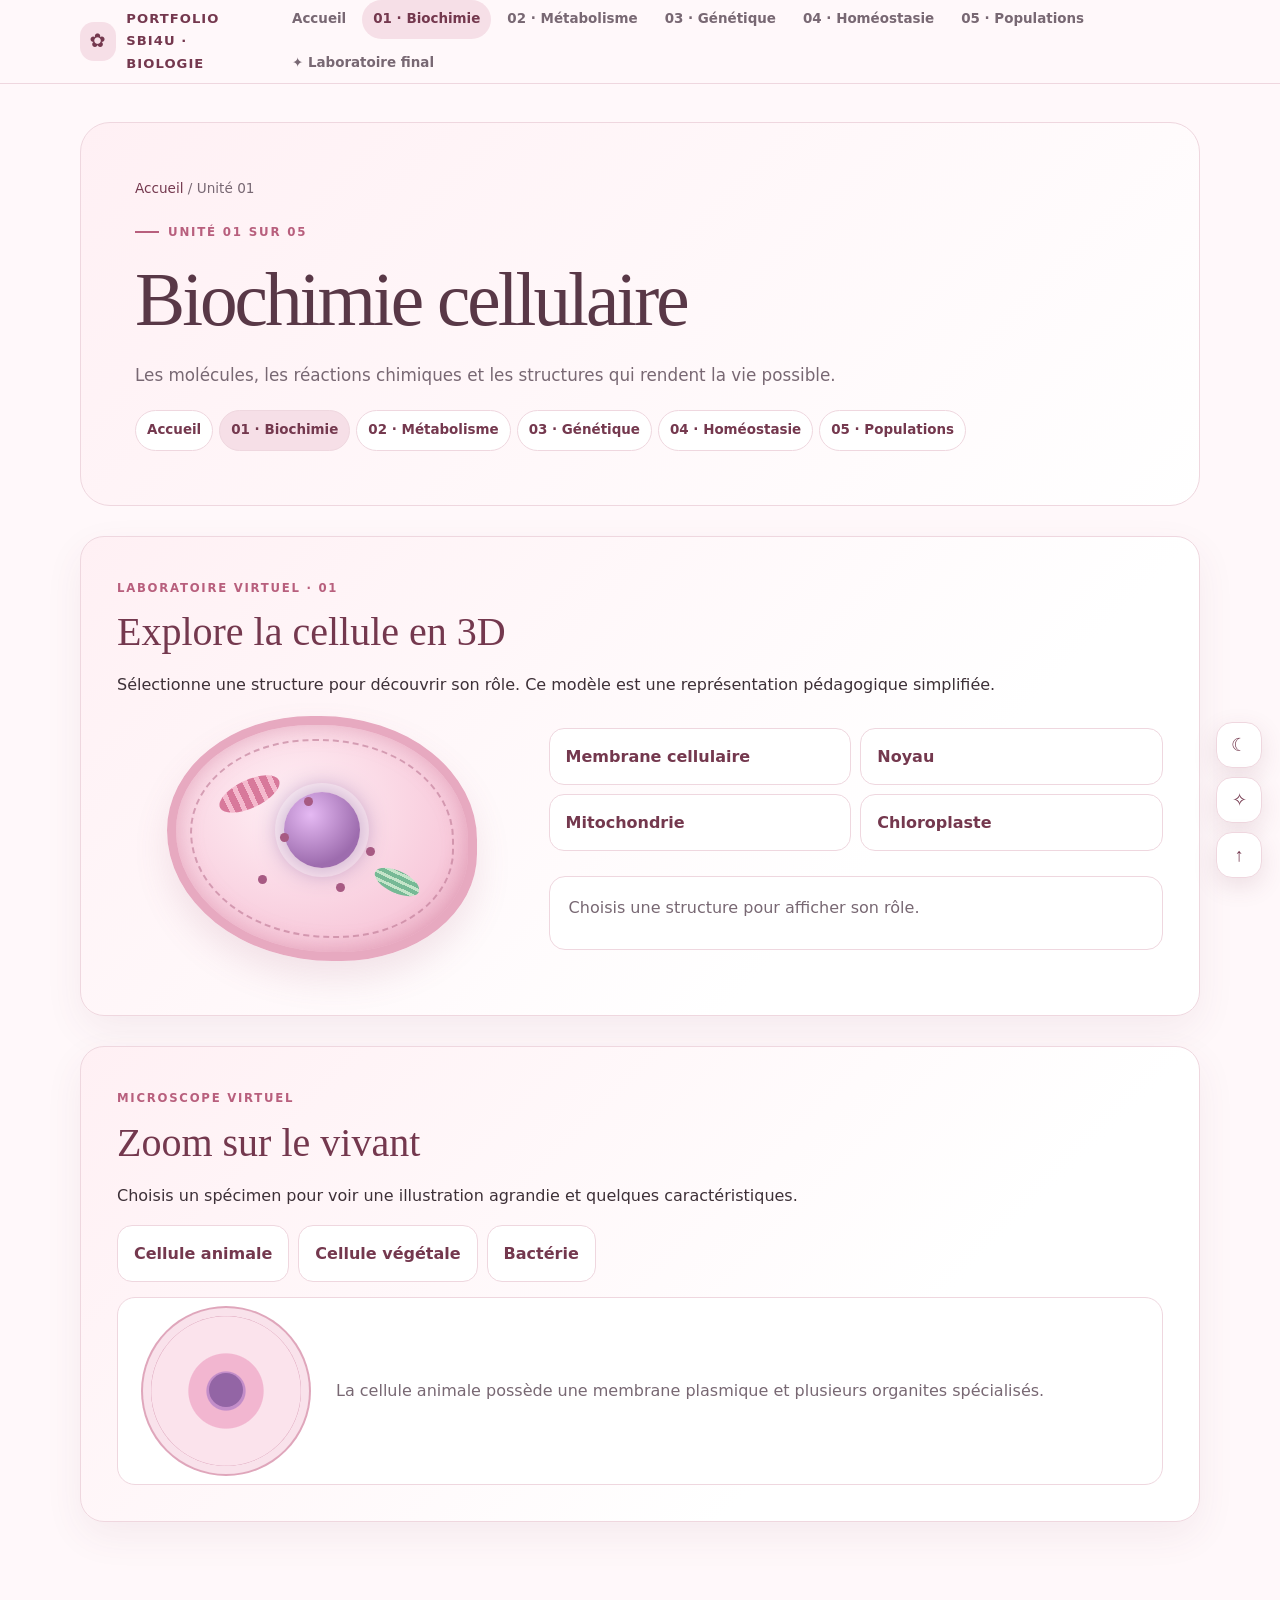
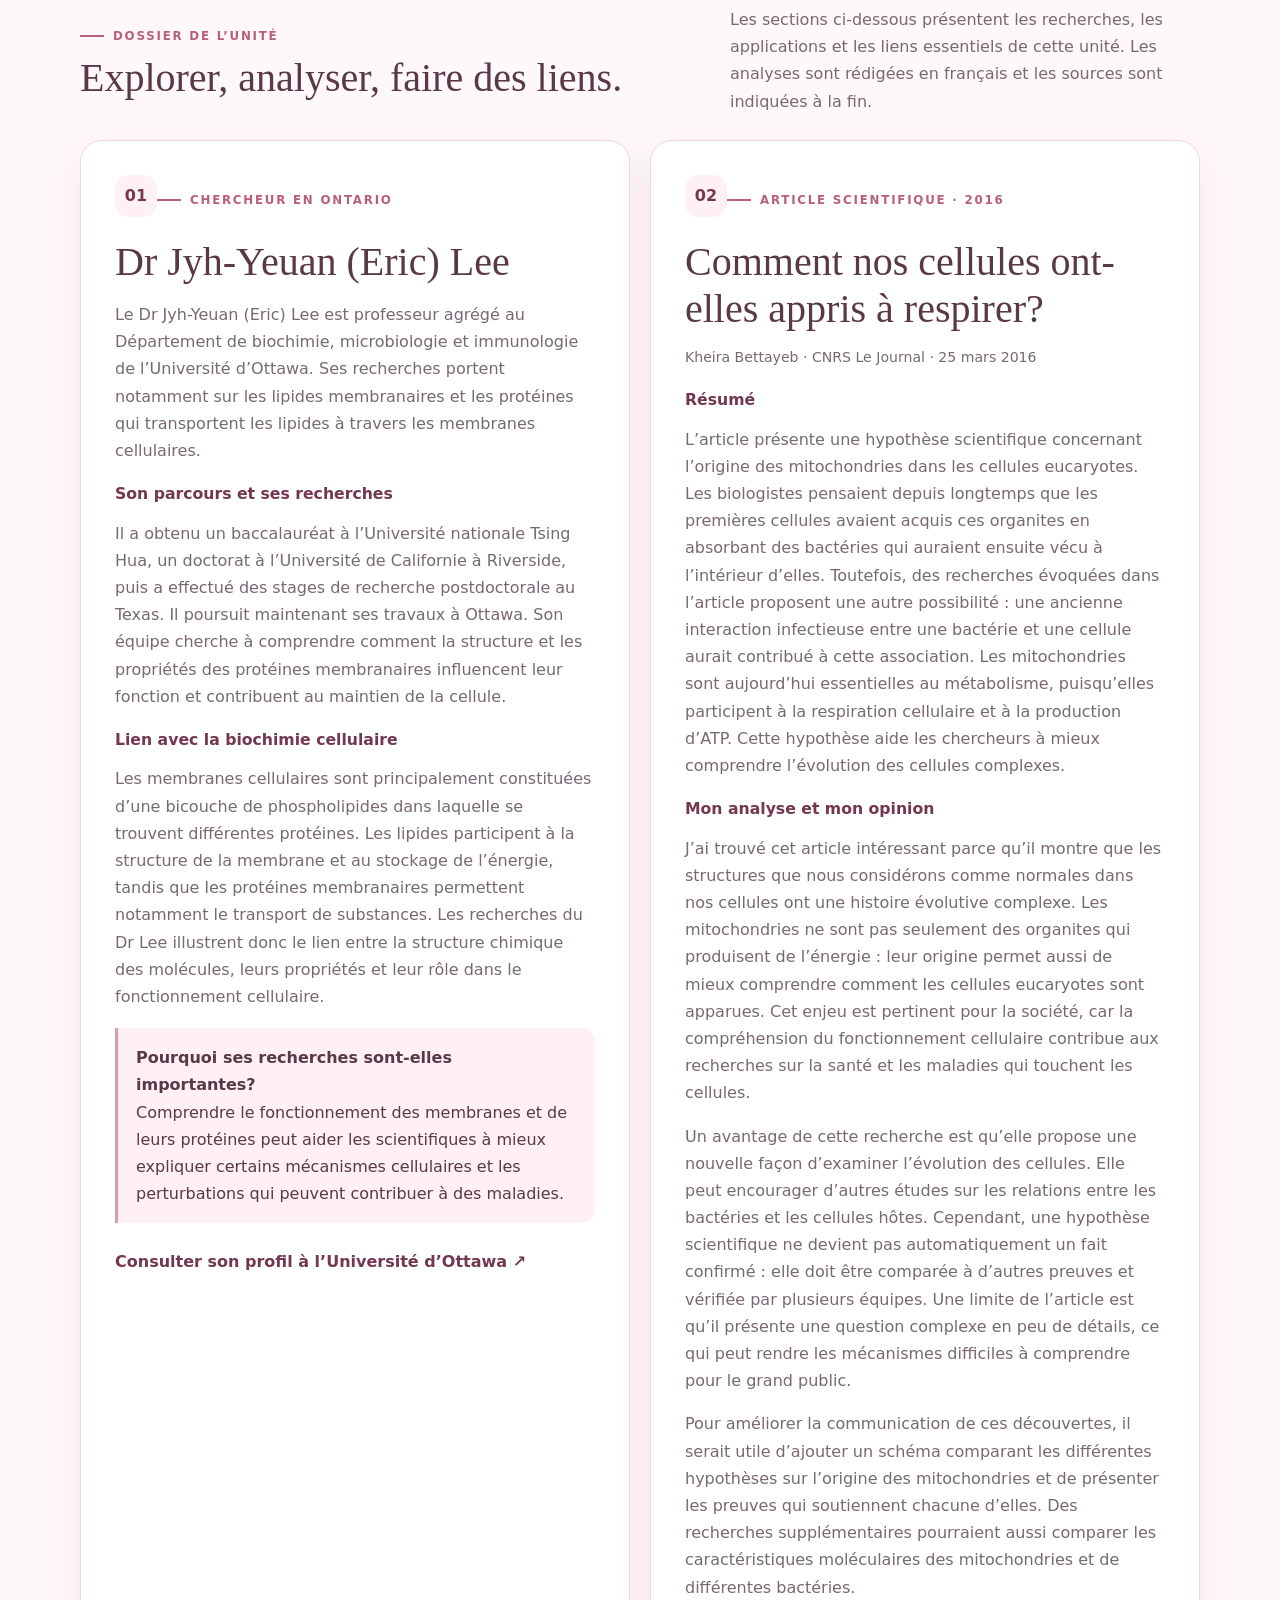
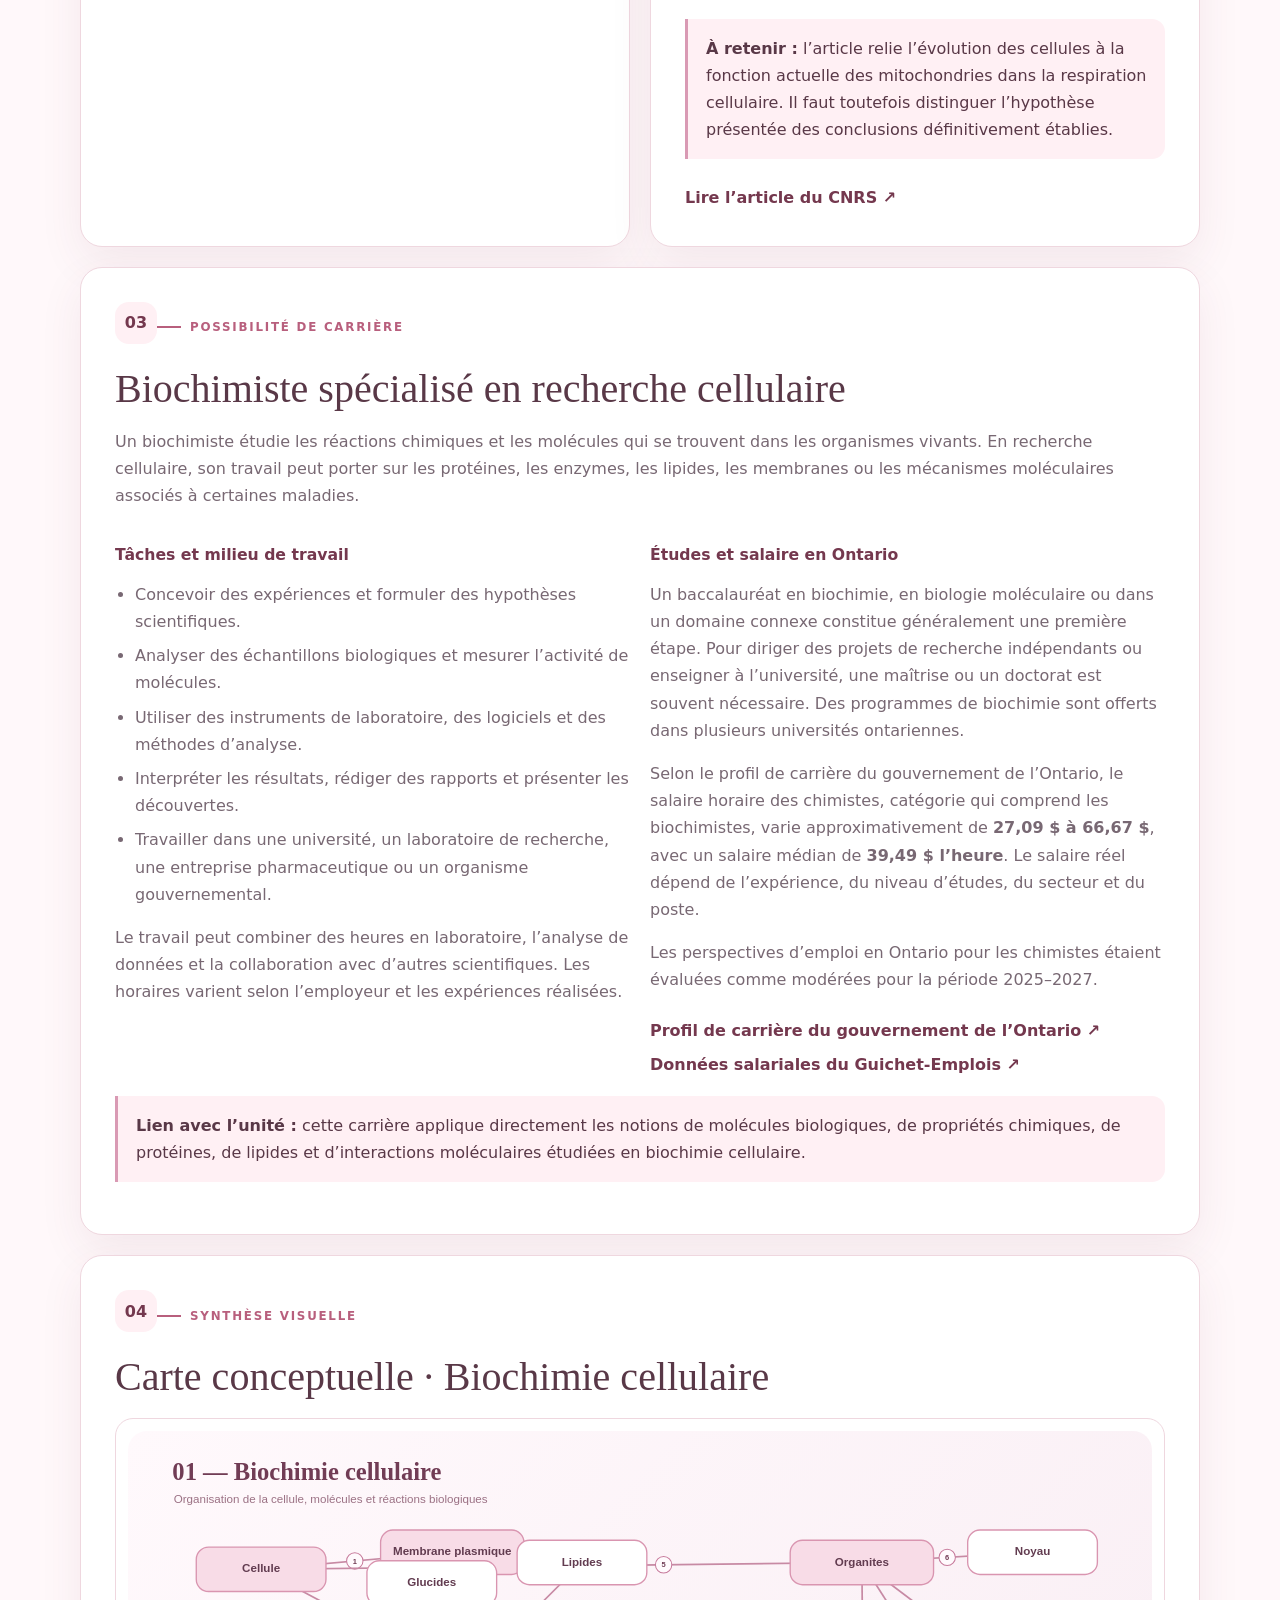
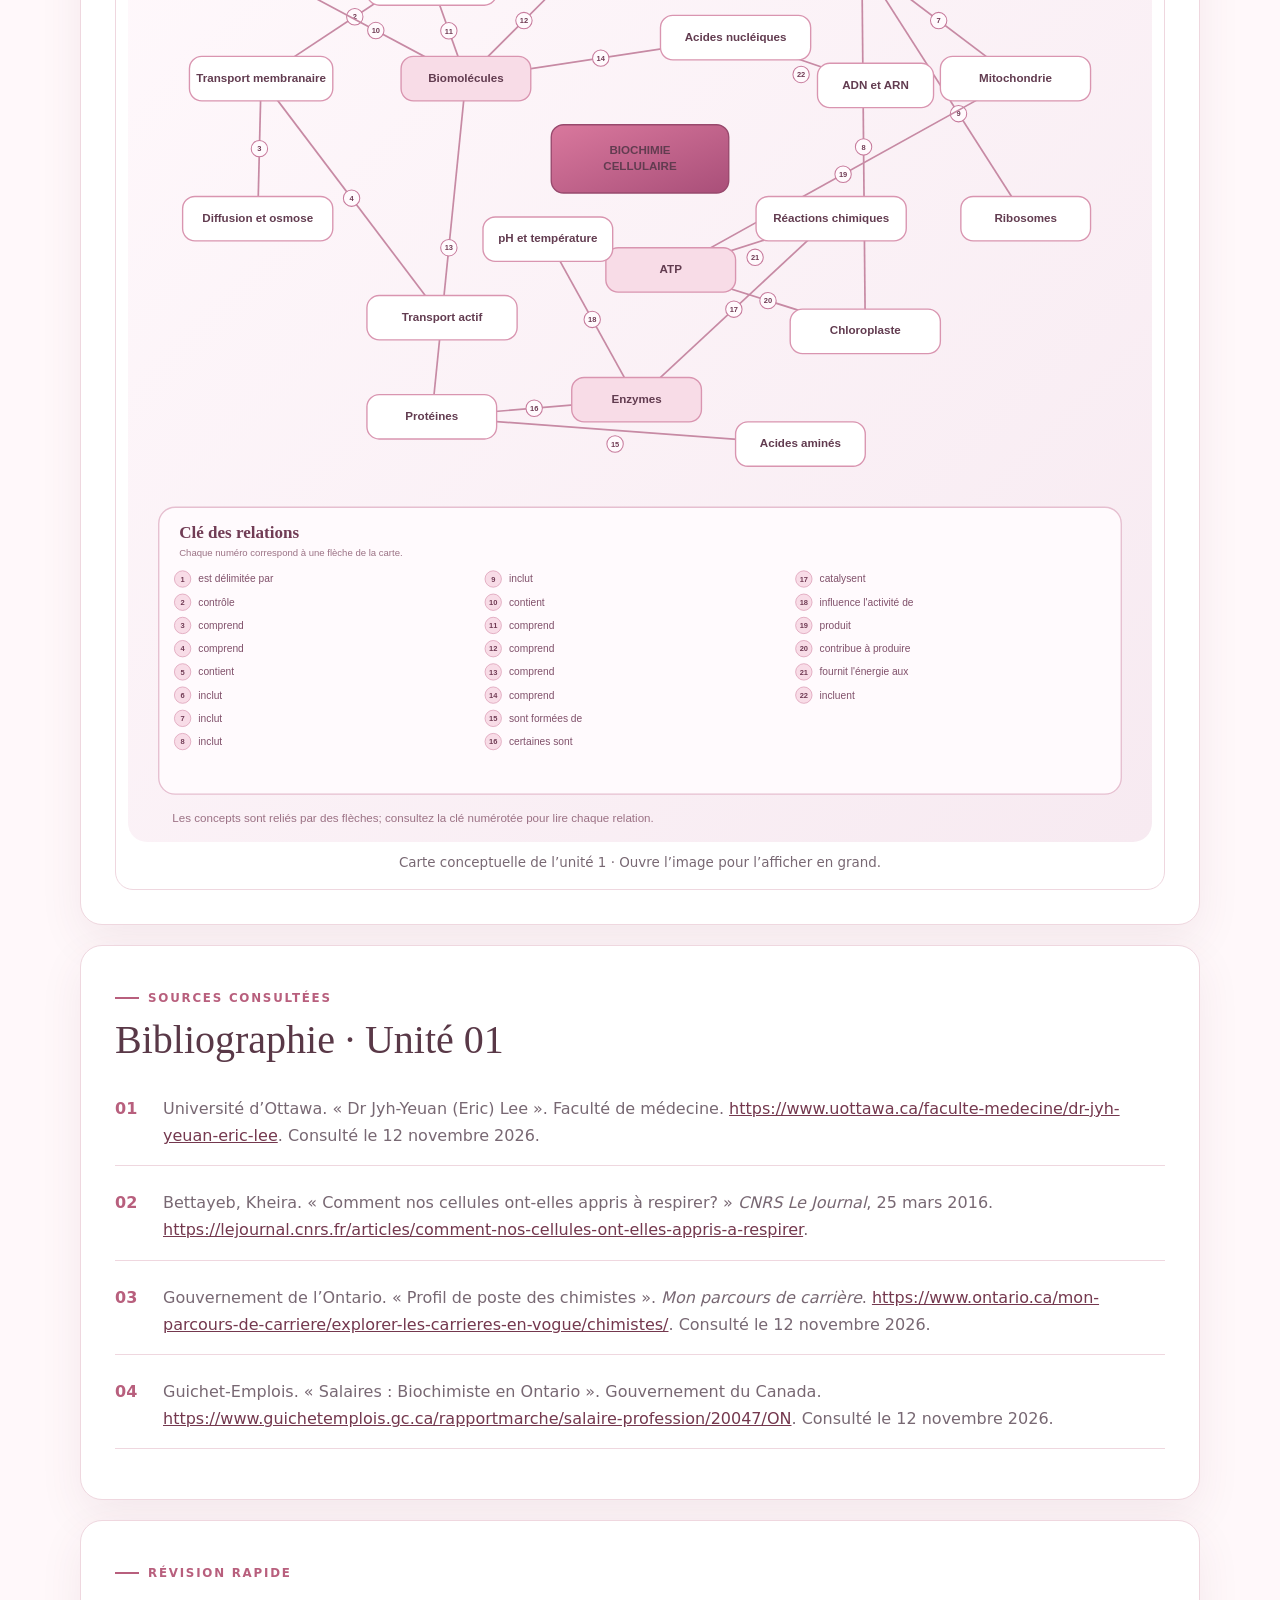
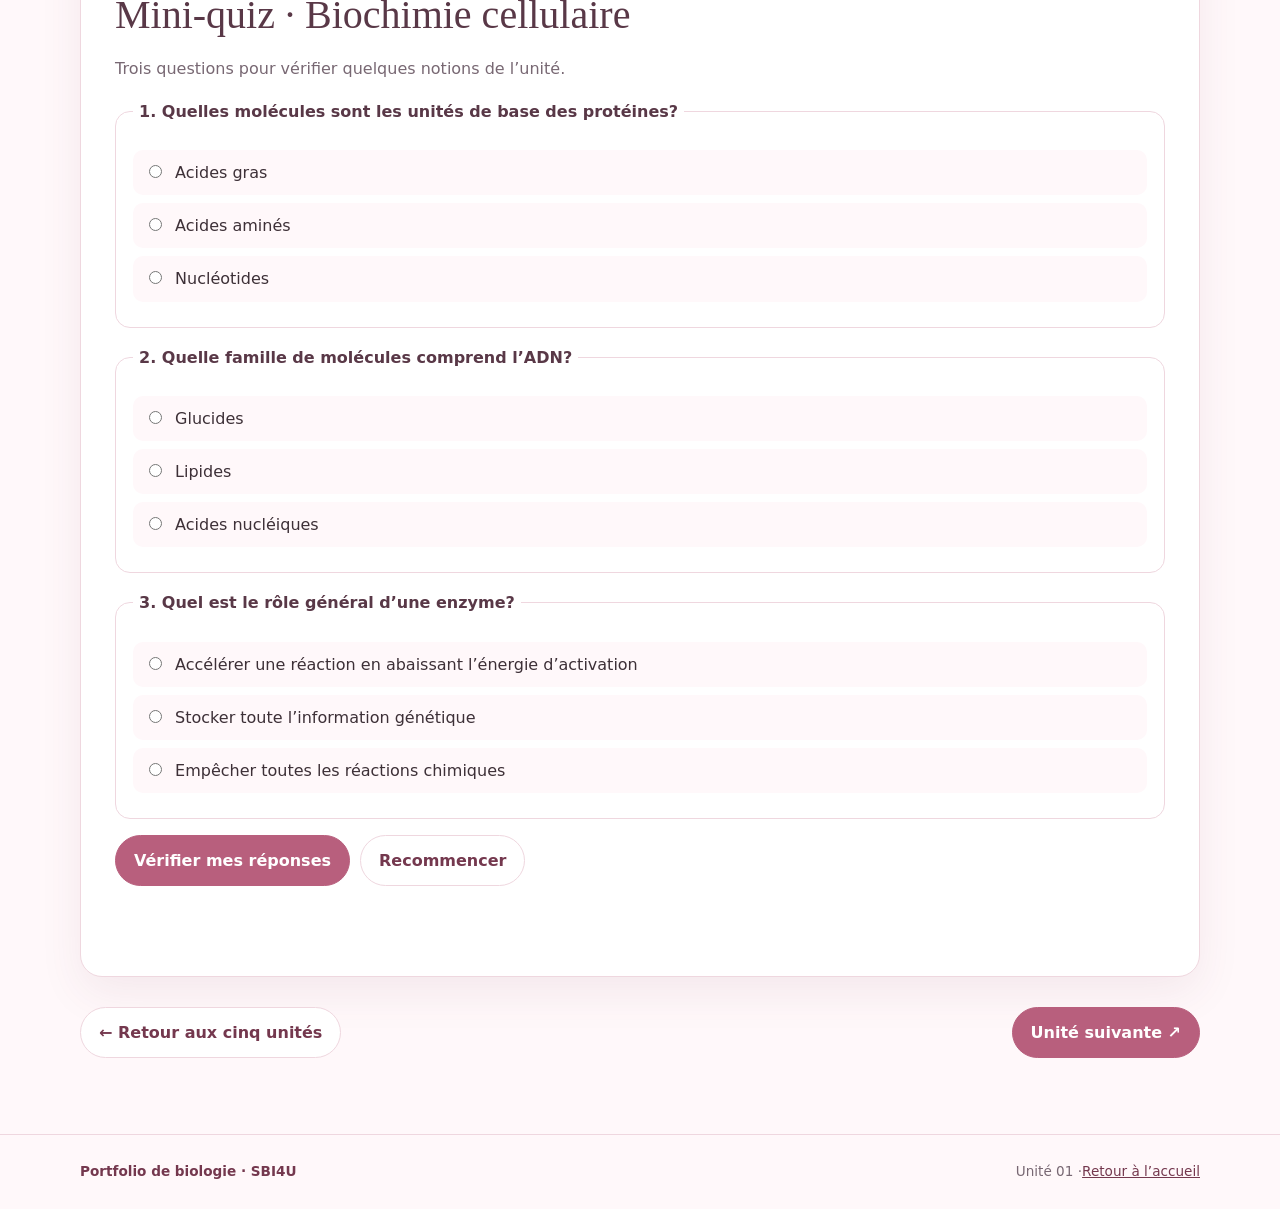
<file: portfolio_sbi4u_site/biochimie.html>
<!DOCTYPE html>
<html lang="fr"><head><meta charset="UTF-8"><meta name="viewport" content="width=device-width, initial-scale=1.0"><meta name="description" content="Unité 01 — Biochimie cellulaire, portfolio de biologie SBI4U."><title>Biochimie cellulaire | Portfolio SBI4U</title><style>
:root{--bg:#fff8fa;--rose:#b85f7d;--deep:#74384e;--soft:#f6dfe7;--pale:#fff0f4;--plum:#593847;--ink:#3d3037;--muted:#786873;--line:#efd7df;--white:#fff;--shadow:0 16px 44px rgba(116,56,78,.08);--radius:22px}
*{box-sizing:border-box}html{scroll-behavior:smooth;scroll-padding-top:90px}body{margin:0;background:var(--bg);color:var(--ink);font-family:Inter,ui-sans-serif,system-ui,-apple-system,"Segoe UI",sans-serif;line-height:1.7}a{color:var(--deep)}.topbar{position:sticky;top:0;z-index:10;background:rgba(255,248,250,.95);backdrop-filter:blur(14px);border-bottom:1px solid var(--line)}.nav-wrap{width:min(1120px,calc(100% - 36px));min-height:72px;margin:auto;display:flex;align-items:center;justify-content:space-between;gap:20px}.brand{display:flex;gap:10px;align-items:center;text-decoration:none;color:var(--deep);font-size:.82rem;font-weight:800;letter-spacing:.08em}.brand-mark{display:grid;place-items:center;width:39px;height:39px;border-radius:14px;background:var(--soft);font-size:1.2rem}.nav-links{display:flex;flex-wrap:wrap;gap:5px}.nav-links a,.unit-nav a{padding:8px 11px;border-radius:999px;text-decoration:none;color:var(--muted);font-size:.84rem;font-weight:650}.nav-links a:hover,.nav-links a[aria-current=page],.unit-nav a[aria-current=page]{background:var(--soft);color:var(--deep)}.menu-toggle{display:none;border:1px solid var(--line);background:white;color:var(--deep);border-radius:12px;padding:9px 12px;font:inherit}.page-hero{width:min(1120px,calc(100% - 36px));margin:38px auto 26px;padding:clamp(25px,5vw,54px);background:linear-gradient(135deg,#fff0f4,#fff);border:1px solid var(--line);border-radius:30px}.breadcrumb{font-size:.85rem;color:var(--muted);margin-bottom:14px}.breadcrumb a{text-decoration:none;color:var(--deep)}.eyebrow{display:inline-flex;align-items:center;gap:9px;color:var(--rose);text-transform:uppercase;letter-spacing:.15em;font-size:.74rem;font-weight:850}.eyebrow:before{content:"";width:24px;height:2px;background:var(--rose)}h1,h2,h3{font-family:Georgia,"Times New Roman",serif;color:var(--plum);font-weight:500;line-height:1.18}h1{font-size:clamp(2.7rem,6vw,4.7rem);letter-spacing:-.04em;margin:14px 0}h2{font-size:clamp(1.8rem,3.5vw,2.5rem);margin:8px 0 14px}h3{font-size:1.35rem;margin:22px 0 8px}.page-hero>p{max-width:760px;color:var(--muted);font-size:1.05rem}.unit-nav{display:flex;flex-wrap:wrap;gap:6px;margin-top:20px}.unit-nav a{background:white;border:1px solid var(--line);color:var(--deep)}.section{padding:54px 20px 76px}.container{width:min(1120px,100%);margin:auto}.intro-row{display:flex;justify-content:space-between;align-items:end;gap:25px;margin-bottom:25px}.intro-row p{max-width:470px;color:var(--muted);margin:0}.content-grid{display:grid;grid-template-columns:repeat(2,minmax(0,1fr));gap:20px}.content-card{background:white;border:1px solid var(--line);border-radius:var(--radius);padding:clamp(23px,3vw,34px);box-shadow:var(--shadow);min-width:0}.content-card p,.content-card li{color:var(--muted)}.content-card ul{padding-left:1.25rem}.content-card li{margin:7px 0}.wide{grid-column:1/-1}.number{display:inline-grid;place-items:center;width:42px;height:42px;border-radius:14px;background:var(--pale);color:var(--deep);font-weight:850;margin-bottom:13px}.subheading{color:var(--deep);font-family:inherit;font-weight:800;font-size:.98rem;margin:21px 0 6px}.highlight{padding:16px 18px;background:var(--pale);border-left:3px solid #d99ab4;border-radius:0 13px 13px 0;color:var(--plum);margin:18px 0}.source-link{display:inline-block;margin-top:7px;font-weight:750;text-decoration:none}.source-link:hover{text-decoration:underline}.article-meta{font-size:.88rem;color:var(--muted)}.concept-layout{display:grid;grid-template-columns:.75fr 1.25fr;gap:22px;align-items:start}.concept-guide{background:var(--pale);border-radius:17px;padding:20px}.concept-guide h3{margin-top:0}.concept-guide li{color:var(--plum);margin:8px 0}.concept-canvas{min-height:680px;border:2px dashed #dfb5c4;border-radius:19px;background:radial-gradient(circle at 20% 15%,#fff0f4 0 5%,transparent 5.5%),radial-gradient(circle at 82% 70%,#f6dfe7 0 7%,transparent 7.5%),#fff;display:flex;align-items:center;justify-content:center;text-align:center;padding:35px;color:var(--muted)}.concept-canvas p{max-width:420px}.bibliography{list-style:none;padding:0!important;counter-reset:refs}.bibliography li{counter-increment:refs;padding:16px 0 16px 48px;border-bottom:1px solid var(--line);position:relative}.bibliography li:before{content:counter(refs,decimal-leading-zero);position:absolute;left:0;top:16px;color:var(--rose);font-weight:850}.bibliography a{overflow-wrap:anywhere}.quiz-question{margin:16px 0;padding:17px;border:1px solid var(--line);border-radius:15px}.quiz-question legend{padding:0 6px;color:var(--plum);font-weight:750}.quiz-question label{display:block;margin:8px 0;padding:9px 11px;background:var(--bg);border-radius:10px;cursor:pointer}.quiz-question input{accent-color:var(--rose);margin-right:8px}.quiz-actions{display:flex;flex-wrap:wrap;gap:10px;margin-top:16px}.button{display:inline-flex;align-items:center;justify-content:center;padding:11px 18px;border-radius:999px;border:1px solid var(--rose);background:var(--rose);color:white;text-decoration:none;font:inherit;font-weight:750;cursor:pointer}.button.secondary{background:white;color:var(--deep);border-color:var(--line)}.quiz-result{color:var(--deep);font-weight:750;min-height:1.5em}.page-footer-links{display:flex;justify-content:space-between;flex-wrap:wrap;gap:12px;margin-top:30px}footer{border-top:1px solid var(--line);padding:25px 20px;color:var(--muted);font-size:.85rem}.footer-inner{width:min(1120px,100%);margin:auto;display:flex;justify-content:space-between;flex-wrap:wrap;gap:10px}.footer-inner strong{color:var(--deep)}
@media(max-width:850px){.menu-toggle{display:block}.nav-links{display:none;position:absolute;top:71px;left:0;right:0;background:var(--bg);border-bottom:1px solid var(--line);padding:12px 18px 18px;flex-direction:column}.nav-links.open{display:flex}.nav-links a{padding:11px 14px}.intro-row{display:block}.intro-row p{margin-top:12px}.concept-layout{grid-template-columns:1fr}}
@media(max-width:650px){.content-grid{grid-template-columns:1fr}.wide{grid-column:auto}.page-hero{margin-top:22px}.section{padding:40px 15px 58px}.concept-canvas{min-height:520px}.page-footer-links{flex-direction:column}.page-footer-links .button{width:100%}}
@media(prefers-reduced-motion:reduce){html{scroll-behavior:auto}}
</style><link rel="stylesheet" href="portfolio-extras.css">
</head><body><header class="topbar"><div class="nav-wrap"><a class="brand" href="index.html#unites"><span class="brand-mark">✿</span><span>PORTFOLIO<br>SBI4U · BIOLOGIE</span></a><button class="menu-toggle" id="menuToggle" aria-expanded="false" aria-controls="navLinks">☰ Menu</button><nav class="nav-links" id="navLinks" aria-label="Navigation principale"><a href="index.html#unites">Accueil</a><a href="biochimie.html" aria-current="page">01 · Biochimie</a><a href="metabolisme.html" >02 · Métabolisme</a><a href="genetique.html">03 · Génétique</a><a href="homeostasie.html">04 · Homéostasie</a><a href="populations.html">05 · Populations</a></nav></div></header><main><section class="page-hero"><div class="breadcrumb"><a href="index.html#unites">Accueil</a> / Unité 01</div><span class="eyebrow">Unité 01 sur 05</span><h1>Biochimie cellulaire</h1><p>Les molécules, les réactions chimiques et les structures qui rendent la vie possible.</p><div class="unit-nav"><a href="index.html#unites">Accueil</a><a href="biochimie.html" aria-current="page">01 · Biochimie</a><a href="metabolisme.html" >02 · Métabolisme</a><a href="genetique.html">03 · Génétique</a><a href="homeostasie.html">04 · Homéostasie</a><a href="populations.html">05 · Populations</a></div></section><section class="extra-panel wow-lab extra-reveal"><span class="extra-kicker">Laboratoire virtuel · 01</span><h2>Explore la cellule en 3D</h2><p>Sélectionne une structure pour découvrir son rôle. Ce modèle est une représentation pédagogique simplifiée.</p><div class="wow-model-row"><div class="cell-model" aria-label="Modèle stylisé de cellule avec organites"><i class="cell-nucleus"></i><i class="cell-mito"></i><i class="cell-chloro"></i><i class="cell-ribo"></i></div><div class="wow-model-controls"><button class="extra-chip" data-model="membrane">Membrane cellulaire</button><button class="extra-chip" data-model="nucleus">Noyau</button><button class="extra-chip" data-model="mitochondrion">Mitochondrie</button><button class="extra-chip" data-model="chloroplast">Chloroplaste</button><div class="extra-output" id="modelOutput" aria-live="polite">Choisis une structure pour afficher son rôle.</div></div></div></section>
<section class="extra-panel extra-reveal"><span class="extra-kicker">Microscope virtuel</span><h2>Zoom sur le vivant</h2><p>Choisis un spécimen pour voir une illustration agrandie et quelques caractéristiques.</p><div class="specimen-tabs"><button class="extra-chip" data-specimen="animal">Cellule animale</button><button class="extra-chip" data-specimen="plant">Cellule végétale</button><button class="extra-chip" data-specimen="bacteria">Bactérie</button></div><div class="specimen-view" id="specimenView"><div class="specimen-shape animal-specimen"></div><p id="specimenText">La cellule animale possède une membrane plasmique et plusieurs organites spécialisés.</p></div></section>
<section class="section"><div class="container"><div class="intro-row"><div><span class="eyebrow">Dossier de l’unité</span><h2>Explorer, analyser, faire des liens.</h2></div><p>Les sections ci-dessous présentent les recherches, les applications et les liens essentiels de cette unité. Les analyses sont rédigées en français et les sources sont indiquées à la fin.</p></div>
<div class="content-grid">
<article class="content-card"><span class="number">01</span><span class="eyebrow">Chercheur en Ontario</span><h2>Dr Jyh-Yeuan (Eric) Lee</h2><p>Le Dr Jyh-Yeuan (Eric) Lee est professeur agrégé au Département de biochimie, microbiologie et immunologie de l’Université d’Ottawa. Ses recherches portent notamment sur les lipides membranaires et les protéines qui transportent les lipides à travers les membranes cellulaires.</p><h3 class="subheading">Son parcours et ses recherches</h3><p>Il a obtenu un baccalauréat à l’Université nationale Tsing Hua, un doctorat à l’Université de Californie à Riverside, puis a effectué des stages de recherche postdoctorale au Texas. Il poursuit maintenant ses travaux à Ottawa. Son équipe cherche à comprendre comment la structure et les propriétés des protéines membranaires influencent leur fonction et contribuent au maintien de la cellule.</p><h3 class="subheading">Lien avec la biochimie cellulaire</h3><p>Les membranes cellulaires sont principalement constituées d’une bicouche de phospholipides dans laquelle se trouvent différentes protéines. Les lipides participent à la structure de la membrane et au stockage de l’énergie, tandis que les protéines membranaires permettent notamment le transport de substances. Les recherches du Dr Lee illustrent donc le lien entre la structure chimique des molécules, leurs propriétés et leur rôle dans le fonctionnement cellulaire.</p><div class="highlight"><strong>Pourquoi ses recherches sont-elles importantes?</strong><br>Comprendre le fonctionnement des membranes et de leurs protéines peut aider les scientifiques à mieux expliquer certains mécanismes cellulaires et les perturbations qui peuvent contribuer à des maladies.</div><a class="source-link" href="https://www.uottawa.ca/faculte-medecine/dr-jyh-yeuan-eric-lee" target="_blank" rel="noopener">Consulter son profil à l’Université d’Ottawa ↗</a></article>
<article class="content-card"><span class="number">02</span><span class="eyebrow">Article scientifique · 2016</span><h2>Comment nos cellules ont-elles appris à respirer?</h2><p class="article-meta">Kheira Bettayeb · CNRS Le Journal · 25 mars 2016</p><h3 class="subheading">Résumé </h3><p>L’article présente une hypothèse scientifique concernant l’origine des mitochondries dans les cellules eucaryotes. Les biologistes pensaient depuis longtemps que les premières cellules avaient acquis ces organites en absorbant des bactéries qui auraient ensuite vécu à l’intérieur d’elles. Toutefois, des recherches évoquées dans l’article proposent une autre possibilité : une ancienne interaction infectieuse entre une bactérie et une cellule aurait contribué à cette association. Les mitochondries sont aujourd’hui essentielles au métabolisme, puisqu’elles participent à la respiration cellulaire et à la production d’ATP. Cette hypothèse aide les chercheurs à mieux comprendre l’évolution des cellules complexes.</p><h3 class="subheading">Mon analyse et mon opinion</h3><p>J’ai trouvé cet article intéressant parce qu’il montre que les structures que nous considérons comme normales dans nos cellules ont une histoire évolutive complexe. Les mitochondries ne sont pas seulement des organites qui produisent de l’énergie : leur origine permet aussi de mieux comprendre comment les cellules eucaryotes sont apparues. Cet enjeu est pertinent pour la société, car la compréhension du fonctionnement cellulaire contribue aux recherches sur la santé et les maladies qui touchent les cellules.</p><p>Un avantage de cette recherche est qu’elle propose une nouvelle façon d’examiner l’évolution des cellules. Elle peut encourager d’autres études sur les relations entre les bactéries et les cellules hôtes. Cependant, une hypothèse scientifique ne devient pas automatiquement un fait confirmé : elle doit être comparée à d’autres preuves et vérifiée par plusieurs équipes. Une limite de l’article est qu’il présente une question complexe en peu de détails, ce qui peut rendre les mécanismes difficiles à comprendre pour le grand public.</p><p>Pour améliorer la communication de ces découvertes, il serait utile d’ajouter un schéma comparant les différentes hypothèses sur l’origine des mitochondries et de présenter les preuves qui soutiennent chacune d’elles. Des recherches supplémentaires pourraient aussi comparer les caractéristiques moléculaires des mitochondries et de différentes bactéries.</p><div class="highlight"><strong>À retenir :</strong> l’article relie l’évolution des cellules à la fonction actuelle des mitochondries dans la respiration cellulaire. Il faut toutefois distinguer l’hypothèse présentée des conclusions définitivement établies.</div><a class="source-link" href="https://lejournal.cnrs.fr/articles/comment-nos-cellules-ont-elles-appris-a-respirer" target="_blank" rel="noopener">Lire l’article du CNRS ↗</a></article>
<article class="content-card wide"><span class="number">03</span><span class="eyebrow">Possibilité de carrière</span><h2>Biochimiste spécialisé en recherche cellulaire</h2><p>Un biochimiste étudie les réactions chimiques et les molécules qui se trouvent dans les organismes vivants. En recherche cellulaire, son travail peut porter sur les protéines, les enzymes, les lipides, les membranes ou les mécanismes moléculaires associés à certaines maladies.</p><div class="content-grid"><div><h3 class="subheading">Tâches et milieu de travail</h3><ul><li>Concevoir des expériences et formuler des hypothèses scientifiques.</li><li>Analyser des échantillons biologiques et mesurer l’activité de molécules.</li><li>Utiliser des instruments de laboratoire, des logiciels et des méthodes d’analyse.</li><li>Interpréter les résultats, rédiger des rapports et présenter les découvertes.</li><li>Travailler dans une université, un laboratoire de recherche, une entreprise pharmaceutique ou un organisme gouvernemental.</li></ul><p>Le travail peut combiner des heures en laboratoire, l’analyse de données et la collaboration avec d’autres scientifiques. Les horaires varient selon l’employeur et les expériences réalisées.</p></div><div><h3 class="subheading">Études et salaire en Ontario</h3><p>Un baccalauréat en biochimie, en biologie moléculaire ou dans un domaine connexe constitue généralement une première étape. Pour diriger des projets de recherche indépendants ou enseigner à l’université, une maîtrise ou un doctorat est souvent nécessaire. Des programmes de biochimie sont offerts dans plusieurs universités ontariennes.</p><p>Selon le profil de carrière du gouvernement de l’Ontario, le salaire horaire des chimistes, catégorie qui comprend les biochimistes, varie approximativement de <strong>27,09 $ à 66,67 $</strong>, avec un salaire médian de <strong>39,49 $ l’heure</strong>. Le salaire réel dépend de l’expérience, du niveau d’études, du secteur et du poste.</p><p>Les perspectives d’emploi en Ontario pour les chimistes étaient évaluées comme modérées pour la période 2025–2027.</p><a class="source-link" href="https://www.ontario.ca/mon-parcours-de-carriere/explorer-les-carrieres-en-vogue/chimistes/" target="_blank" rel="noopener">Profil de carrière du gouvernement de l’Ontario ↗</a><br><a class="source-link" href="https://www.guichetemplois.gc.ca/rapportmarche/salaire-profession/20047/ON" target="_blank" rel="noopener">Données salariales du Guichet-Emplois ↗</a></div></div><div class="highlight"><strong>Lien avec l’unité :</strong> cette carrière applique directement les notions de molécules biologiques, de propriétés chimiques, de protéines, de lipides et d’interactions moléculaires étudiées en biochimie cellulaire.</div></article>
<section class="content-card wide"><span class="number">04</span><span class="eyebrow">Synthèse visuelle</span><h2>Carte conceptuelle · Biochimie cellulaire</h2><figure class="concept-map-figure"><a class="concept-map-link" href="assets/01_biochimie_cellulaire.svg" target="_blank" rel="noopener" aria-label="Ouvrir la carte conceptuelle de biochimie en grand"><img class="concept-map-image" src="assets/01_biochimie_cellulaire.svg" alt="Carte conceptuelle de biochimie cellulaire : molécules biologiques, membrane plasmique, transport membranaire, enzymes et réactions chimiques reliés par des relations indiquées."></a><figcaption>Carte conceptuelle de l’unité 1 · Ouvre l’image pour l’afficher en grand.</figcaption></figure></section>
<section class="content-card wide"><span class="eyebrow">Sources consultées</span><h2>Bibliographie · Unité 01</h2><ol class="bibliography"><li>Université d’Ottawa. « Dr Jyh-Yeuan (Eric) Lee ». Faculté de médecine. <a href="https://www.uottawa.ca/faculte-medecine/dr-jyh-yeuan-eric-lee" target="_blank" rel="noopener">https://www.uottawa.ca/faculte-medecine/dr-jyh-yeuan-eric-lee</a>. Consulté le 12 novembre 2026.</li><li>Bettayeb, Kheira. « Comment nos cellules ont-elles appris à respirer? » <em>CNRS Le Journal</em>, 25 mars 2016. <a href="https://lejournal.cnrs.fr/articles/comment-nos-cellules-ont-elles-appris-a-respirer" target="_blank" rel="noopener">https://lejournal.cnrs.fr/articles/comment-nos-cellules-ont-elles-appris-a-respirer</a>.</li><li>Gouvernement de l’Ontario. « Profil de poste des chimistes ». <em>Mon parcours de carrière</em>. <a href="https://www.ontario.ca/mon-parcours-de-carriere/explorer-les-carrieres-en-vogue/chimistes/" target="_blank" rel="noopener">https://www.ontario.ca/mon-parcours-de-carriere/explorer-les-carrieres-en-vogue/chimistes/</a>. Consulté le 12 novembre 2026.</li><li>Guichet-Emplois. « Salaires : Biochimiste en Ontario ». Gouvernement du Canada. <a href="https://www.guichetemplois.gc.ca/rapportmarche/salaire-profession/20047/ON" target="_blank" rel="noopener">https://www.guichetemplois.gc.ca/rapportmarche/salaire-profession/20047/ON</a>. Consulté le 12 novembre 2026.</li></ol></section>
<section class="content-card wide"><span class="eyebrow">Révision rapide</span><h2>Mini-quiz · Biochimie cellulaire</h2><p>Trois questions pour vérifier quelques notions de l’unité.</p><form class="unit-quiz"><fieldset class="quiz-question" data-answer="1"><legend>1. Quelles molécules sont les unités de base des protéines?</legend><label><input type="radio" name="bq1" value="0"> Acides gras</label><label><input type="radio" name="bq1" value="1"> Acides aminés</label><label><input type="radio" name="bq1" value="2"> Nucléotides</label></fieldset><fieldset class="quiz-question" data-answer="2"><legend>2. Quelle famille de molécules comprend l’ADN?</legend><label><input type="radio" name="bq2" value="0"> Glucides</label><label><input type="radio" name="bq2" value="1"> Lipides</label><label><input type="radio" name="bq2" value="2"> Acides nucléiques</label></fieldset><fieldset class="quiz-question" data-answer="0"><legend>3. Quel est le rôle général d’une enzyme?</legend><label><input type="radio" name="bq3" value="0"> Accélérer une réaction en abaissant l’énergie d’activation</label><label><input type="radio" name="bq3" value="1"> Stocker toute l’information génétique</label><label><input type="radio" name="bq3" value="2"> Empêcher toutes les réactions chimiques</label></fieldset><div class="quiz-actions"><button class="button" type="submit">Vérifier mes réponses</button><button class="button secondary" type="reset">Recommencer</button></div><p class="quiz-result" data-quiz-result aria-live="polite"></p></form></section>
</div>
<div class="page-footer-links"><a class="button secondary" href="index.html#unites">← Retour aux cinq unités</a><a class="button" href="metabolisme.html">Unité suivante ↗</a></div></div></section></main><footer><div class="footer-inner"><span><strong>Portfolio de biologie · SBI4U</strong></span><span>Unité 01 ·<a href="index.html#unites">Retour à l’accueil</a></span></div></footer><script>
const menuToggle=document.getElementById('menuToggle');const navLinks=document.getElementById('navLinks');menuToggle.addEventListener('click',()=>{const open=navLinks.classList.toggle('open');menuToggle.setAttribute('aria-expanded',String(open));menuToggle.textContent=open?'✕ Fermer':'☰ Menu';});navLinks.querySelectorAll('a').forEach(a=>a.addEventListener('click',()=>{navLinks.classList.remove('open');menuToggle.setAttribute('aria-expanded','false');menuToggle.textContent='☰ Menu';}));document.querySelectorAll('.unit-quiz').forEach(form=>{const result=form.querySelector('[data-quiz-result]');form.addEventListener('submit',e=>{e.preventDefault();const qs=[...form.querySelectorAll('.quiz-question')];if(qs.some(q=>!q.querySelector('input:checked'))){result.textContent='Choisis une réponse pour chaque question avant de vérifier.';return;}let score=0;qs.forEach(q=>{if(q.querySelector('input:checked').value===q.dataset.answer)score++;});result.textContent=`Résultat : ${score}/${qs.length}. ${score===qs.length?'Excellent travail !':'Relis les explications et réessaie !'}`;});form.addEventListener('reset',()=>result.textContent='');});
</script><script src="portfolio-extras.js"></script>
<script src="wow-features.js"></script></body></html>
</file>
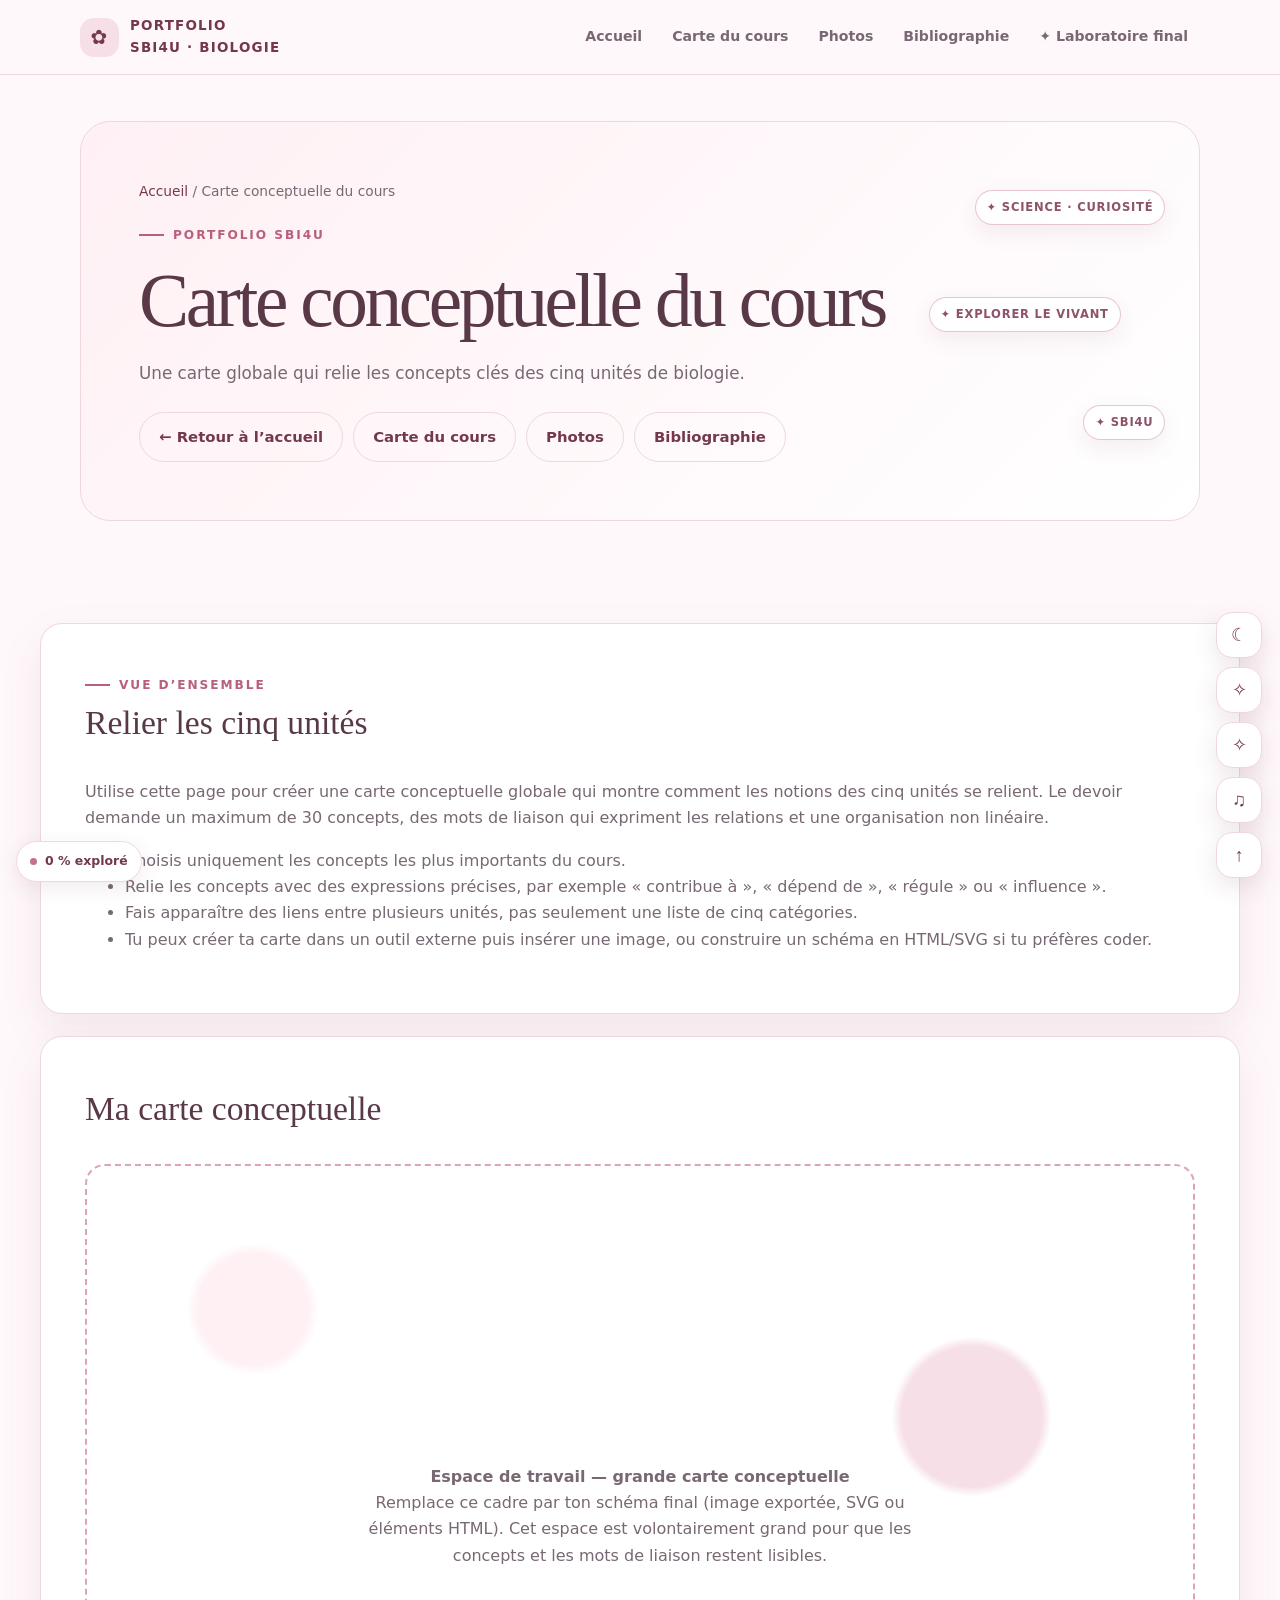
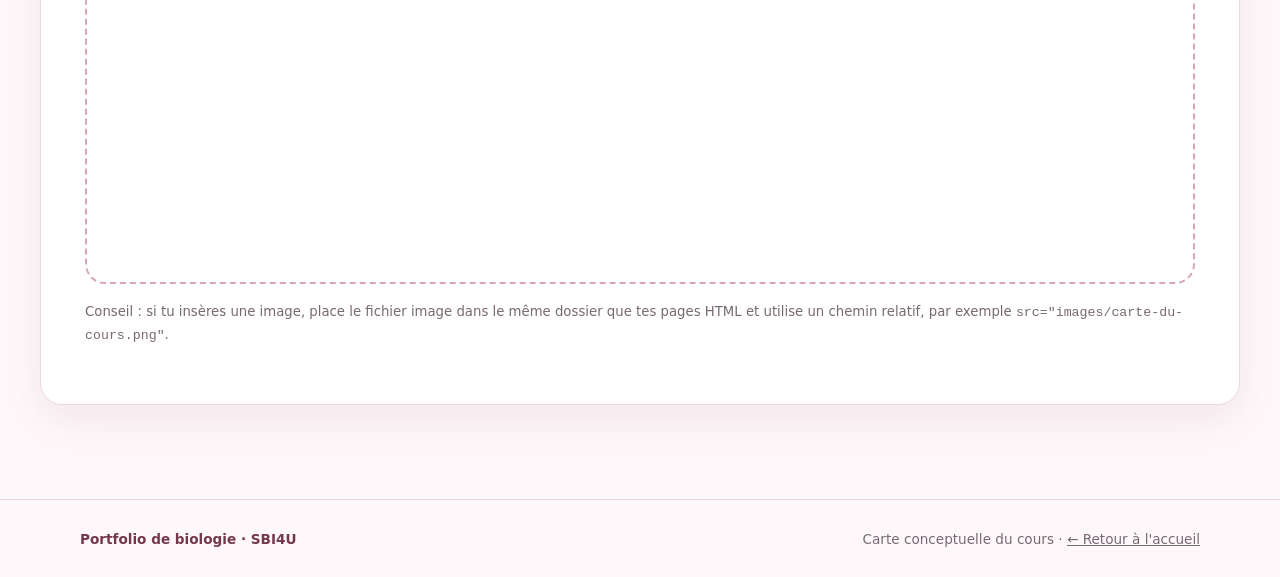
<file: portfolio_sbi4u_site/carte-cours.html>
<!DOCTYPE html><html lang="fr"><head><meta charset="UTF-8"><meta name="viewport" content="width=device-width, initial-scale=1.0"><meta name="description" content="Une carte globale qui relie les concepts clés des cinq unités de biologie."><title>Carte conceptuelle du cours | Portfolio SBI4U</title><style>
    :root {
      --site-background: #fff8fa;
      --rose: #b85f7d;
      --rose-deep: #74384e;
      --rose-soft: #f6dfe7;
      --rose-pale: #fff0f4;
      --plum: #593847;
      --ink: #3d3037;
      --muted: #786873;
      --line: #efd7df;
      --white: #ffffff;
      --shadow: 0 16px 44px rgba(116, 56, 78, 0.09);
      --radius: 22px;
    }
    * { box-sizing: border-box; }
    html { scroll-behavior: smooth; scroll-padding-top: 92px; }
    body { margin: 0; background: var(--site-background); color: var(--ink); font-family: Inter, ui-sans-serif, system-ui, -apple-system, BlinkMacSystemFont, "Segoe UI", sans-serif; line-height: 1.65; }
    a { color: inherit; }
    .topbar { position: sticky; top: 0; z-index: 10; background: rgba(255,248,250,.94); backdrop-filter: blur(14px); border-bottom: 1px solid var(--line); }
    .nav-wrap { width: min(1120px, calc(100% - 40px)); margin: auto; min-height: 74px; display: flex; align-items: center; justify-content: space-between; gap: 24px; }
    .brand { display: flex; align-items: center; gap: 11px; text-decoration: none; font-size: .84rem; letter-spacing: .09em; font-weight: 800; color: var(--rose-deep); }
    .brand-mark { display: grid; place-items: center; width: 39px; height: 39px; border-radius: 14px; background: var(--rose-soft); font-size: 1.25rem; }
    .nav-links { display: flex; flex-wrap: wrap; align-items: center; gap: 6px; }
    .nav-links a { text-decoration: none; color: var(--muted); font-size: .88rem; font-weight: 650; padding: 9px 12px; border-radius: 999px; transition: background .2s, color .2s; }
    .nav-links a:hover, .nav-links a:focus-visible { background: var(--rose-soft); color: var(--rose-deep); outline: none; }
    .menu-toggle { display: none; border: 1px solid var(--line); background: var(--white); color: var(--rose-deep); border-radius: 12px; padding: 9px 12px; font: inherit; }
    main { overflow: hidden; }
    .hero { width: min(1120px, calc(100% - 40px)); margin: 42px auto 68px; display: grid; grid-template-columns: 1.03fr .97fr; align-items: center; gap: clamp(28px, 5vw, 70px); }
    .eyebrow { display: inline-flex; align-items: center; gap: 9px; color: var(--rose); text-transform: uppercase; letter-spacing: .16em; font-size: .76rem; font-weight: 850; }
    .eyebrow::before { content: ""; display: inline-block; width: 25px; height: 2px; background: var(--rose); }
    h1, h2, h3, p { margin-top: 0; }
    h1 { font-family: Georgia, "Times New Roman", serif; font-size: clamp(2.9rem, 6vw, 5.2rem); line-height: .99; letter-spacing: -.045em; color: var(--plum); font-weight: 500; margin: 19px 0 22px; }
    h1 em { color: var(--rose); font-weight: 500; }
    .hero-copy { max-width: 510px; color: var(--muted); font-size: 1.07rem; }
    .hero-actions { display: flex; flex-wrap: wrap; gap: 12px; margin-top: 28px; }
    .button { display: inline-flex; align-items: center; justify-content: center; gap: 9px; text-decoration: none; border: 1px solid var(--rose); background: var(--rose); color: white; border-radius: 999px; padding: 12px 19px; font-weight: 750; font-size: .93rem; transition: transform .2s, background .2s; }
    .button:hover { transform: translateY(-2px); background: var(--rose-deep); }
    .button.secondary { background: transparent; color: var(--rose-deep); border-color: var(--line); }
    .button.secondary:hover { background: var(--rose-pale); }
    .hero-art { position: relative; min-height: 390px; display: grid; place-items: center; }
    .art-backdrop { position: absolute; inset: 8% 3% 3% 9%; border-radius: 47% 47% 28px 28px; background: linear-gradient(145deg, #f9dce6, #fcecf1 55%, #f2cbd9); transform: rotate(2deg); }
    .art-card { position: relative; width: min(84%, 390px); padding: 28px; border: 1px solid rgba(255,255,255,.85); border-radius: 26px; background: rgba(255,255,255,.83); box-shadow: var(--shadow); transform: rotate(-2deg); }
    .art-card-top { display: flex; align-items: center; justify-content: space-between; color: var(--rose-deep); font-size: .76rem; font-weight: 800; letter-spacing: .1em; text-transform: uppercase; }
    .cell-illustration { width: 100%; display: block; margin: 13px auto 10px; }
    .art-caption { color: var(--muted); font-size: .85rem; margin-bottom: 0; }
    .sparkle { position: absolute; color: var(--rose); font-size: 2rem; }
    .sparkle.one { top: 6%; right: 11%; }
    .sparkle.two { bottom: 8%; left: 4%; font-size: 1.35rem; }
    .section { padding: 72px 20px; }
    .section.tinted { background: #fff0f4; border-top: 1px solid #f8e2e9; border-bottom: 1px solid #f8e2e9; }
    .container { width: min(1120px, 100%); margin: auto; }
    .section-heading { display: flex; align-items: end; justify-content: space-between; gap: 24px; margin-bottom: 30px; }
    .section-heading h2 { font-family: Georgia, "Times New Roman", serif; color: var(--plum); font-size: clamp(2.1rem, 4vw, 3.2rem); line-height: 1.08; letter-spacing: -.03em; font-weight: 500; margin: 9px 0 0; }
    .section-heading p { max-width: 440px; color: var(--muted); margin-bottom: 4px; }
    .letter-panel { display: grid; grid-template-columns: .32fr 1fr; gap: 28px; background: white; border: 1px solid var(--line); border-radius: var(--radius); padding: clamp(24px, 4vw, 42px); box-shadow: var(--shadow); }
    .letter-icon { width: 74px; height: 74px; display: grid; place-items: center; border-radius: 24px; background: var(--rose-pale); font-size: 2rem; }
    .letter-panel h3 { color: var(--rose-deep); font-size: 1.1rem; margin-bottom: 9px; }
    .letter-panel p { color: var(--muted); margin-bottom: 0; }
    .unit-grid { display: grid; grid-template-columns: repeat(3, 1fr); gap: 16px; }
    .unit-card { position: relative; min-height: 240px; padding: 25px; border-radius: var(--radius); border: 1px solid var(--line); background: white; display: flex; flex-direction: column; text-decoration: none; transition: transform .22s, box-shadow .22s, border-color .22s; }
    .unit-card:hover { transform: translateY(-4px); box-shadow: var(--shadow); border-color: #dba5b7; }
    .unit-number { display: grid; place-items: center; width: 42px; height: 42px; border-radius: 15px; background: var(--rose-pale); color: var(--rose-deep); font-weight: 850; font-size: .87rem; margin-bottom: 21px; }
    .unit-card h3 { color: var(--plum); font-family: Georgia, "Times New Roman", serif; font-size: 1.45rem; line-height: 1.18; font-weight: 500; margin-bottom: 10px; }
    .unit-card p { color: var(--muted); font-size: .91rem; margin-bottom: 20px; }
    .card-link { color: var(--rose); font-size: .87rem; font-weight: 800; margin-top: auto; }
    .extras-grid { display: grid; grid-template-columns: repeat(3, 1fr); gap: 16px; }
    .extra-card { background: white; border: 1px solid var(--line); border-radius: var(--radius); padding: 27px; }
    .extra-icon { width: 48px; height: 48px; border-radius: 16px; display: grid; place-items: center; background: var(--rose-pale); font-size: 1.4rem; margin-bottom: 19px; }
    .extra-card h3 { color: var(--plum); margin-bottom: 8px; font-size: 1.1rem; }
    .extra-card p { color: var(--muted); font-size: .91rem; margin-bottom: 0; }
    .reflection { display: grid; grid-template-columns: .8fr 1.2fr; gap: 30px; align-items: start; }
    .reflection-intro { background: var(--rose-deep); color: white; border-radius: var(--radius); padding: 31px; }
    .reflection-intro h2 { font-family: Georgia, "Times New Roman", serif; font-size: 2rem; font-weight: 500; line-height: 1.15; }
    .reflection-intro p { color: #f4dfe6; margin-bottom: 0; }
    .reflection-list { display: grid; gap: 12px; }
    .reflection-row { display: flex; align-items: start; gap: 16px; background: white; border: 1px solid var(--line); border-radius: 17px; padding: 20px; }
    .reflection-row .small-icon { color: var(--rose); font-size: 1.2rem; }
    .reflection-row strong { display: block; color: var(--plum); margin-bottom: 3px; }
    .reflection-row span { color: var(--muted); font-size: .9rem; }
    footer { padding: 28px 20px; border-top: 1px solid var(--line); }
    .footer-inner { width: min(1120px, 100%); margin: auto; display: flex; flex-wrap: wrap; justify-content: space-between; gap: 10px; color: var(--muted); font-size: .85rem; }
    .footer-inner strong { color: var(--rose-deep); }
    .note { font-size: .83rem; color: var(--muted); margin-top: 17px; }
    @media (max-width: 850px) {
      .nav-wrap { width: min(100% - 28px, 1120px); }
      .menu-toggle { display: inline-flex; }
      .nav-links { display: none; position: absolute; top: 73px; left: 0; right: 0; background: var(--site-background); border-bottom: 1px solid var(--line); padding: 12px 18px 18px; flex-direction: column; align-items: stretch; }
      .nav-links.open { display: flex; }
      .nav-links a { padding: 11px 14px; }
      .hero { grid-template-columns: 1fr; margin-top: 35px; gap: 12px; }
      .hero-art { min-height: 340px; }
      .section-heading { display: block; }
      .section-heading p { margin-top: 13px; }
      .unit-grid { grid-template-columns: repeat(2, 1fr); }
      .extras-grid { grid-template-columns: 1fr; }
      .reflection { grid-template-columns: 1fr; }
    }
    @media (max-width: 560px) {
      .hero, .nav-wrap { width: calc(100% - 30px); }
      h1 { font-size: 3.15rem; }
      .hero-art { min-height: 300px; }
      .art-card { padding: 20px; width: 88%; }
      .section { padding: 55px 15px; }
      .unit-grid { grid-template-columns: 1fr; }
      .unit-card { min-height: 205px; }
      .letter-panel { grid-template-columns: 1fr; }
      .section-heading h2 { font-size: 2.35rem; }
    }
    @media (prefers-reduced-motion: reduce) { html { scroll-behavior: auto; } *, *::before, *::after { transition-duration: .01ms !important; } }
  
    .page-hero { width:min(1120px,calc(100% - 40px)); margin:46px auto 30px; padding:clamp(28px,5vw,58px); background:linear-gradient(135deg,#fff0f4,#fff); border:1px solid var(--line); border-radius:30px; }
    .page-hero h1 { max-width:850px; font-size:clamp(2.7rem,6vw,4.7rem); }
    .page-hero p { max-width:760px; color:var(--muted); font-size:1.05rem; }
    .breadcrumb { font-size:.86rem; color:var(--muted); margin-bottom:15px; }
    .breadcrumb a { color:var(--rose-deep); text-decoration:none; }
    .unit-nav { display:flex; flex-wrap:wrap; gap:8px; margin-top:23px; }
    .unit-nav a { border:1px solid var(--line); border-radius:999px; padding:8px 13px; background:white; text-decoration:none; font-size:.83rem; color:var(--rose-deep); }
    .unit-nav a[aria-current="page"] { background:var(--rose); color:white; border-color:var(--rose); }
    .content-grid { display:grid; grid-template-columns:repeat(2,minmax(0,1fr)); gap:18px; }
    .content-card { background:#fff; border:1px solid var(--line); border-radius:var(--radius); padding:clamp(22px,3vw,30px); box-shadow:var(--shadow); }
    .content-card h2 { font-family:Georgia,"Times New Roman",serif; font-size:1.65rem; font-weight:500; color:var(--plum); line-height:1.15; }
    .content-card h3 { color:var(--rose-deep); font-size:1rem; }
    .content-card p, .content-card li { color:var(--muted); }
    .content-card ul { padding-left:1.2rem; }
    .placeholder { padding:13px 15px; border-left:3px solid #d99ab4; background:var(--rose-pale); border-radius:0 12px 12px 0; color:var(--plum); font-size:.92rem; }
    .concept-card { grid-column:1 / -1; }
    .concept-canvas { min-height:520px; padding:25px; border:1px dashed #dba5b7; border-radius:18px; background:radial-gradient(circle at 15% 20%,#fff0f4 0 5%,transparent 6%),radial-gradient(circle at 80% 35%,#f6dfe7 0 7%,transparent 8%),#fff; display:flex; flex-wrap:wrap; justify-content:center; align-items:center; gap:14px; }
    .concept-node { padding:10px 14px; border-radius:999px; border:1px solid #dfb5c4; background:white; color:var(--rose-deep); font-weight:700; font-size:.9rem; }
    .page-footer-links { display:flex; flex-wrap:wrap; justify-content:space-between; gap:12px; margin-top:30px; }
    @media(max-width:700px){.content-grid{grid-template-columns:1fr}.page-hero{width:calc(100% - 30px);margin-top:25px}.page-hero h1{font-size:2.8rem}}

    .wide-content { width:min(1240px,calc(100% - 40px)); margin:0 auto; }
    .wide-panel { background:#fff; border:1px solid var(--line); border-radius:var(--radius); padding:clamp(24px,4vw,44px); box-shadow:var(--shadow); margin-bottom:22px; }
    .wide-panel h2 { font-family:Georgia,"Times New Roman",serif; font-size:clamp(1.6rem,3vw,2.1rem); color:var(--plum); font-weight:500; }
    .wide-panel p, .wide-panel li { color:var(--muted); }
    .large-map-space { min-height:720px; width:100%; border:2px dashed #dba5b7; border-radius:20px; padding:30px; background:radial-gradient(circle at 15% 20%,#fff0f4 0 5%,transparent 6%),radial-gradient(circle at 80% 35%,#f6dfe7 0 7%,transparent 8%),#fff; display:flex; align-items:center; justify-content:center; text-align:center; }
    .large-map-space p { max-width:560px; }
    .photo-grid { display:grid; grid-template-columns:repeat(2,minmax(0,1fr)); gap:20px; }
    .photo-placeholder { min-height:280px; border:1px dashed #dba5b7; border-radius:18px; background:linear-gradient(145deg,#fff0f4,#fff); display:flex; align-items:center; justify-content:center; text-align:center; padding:24px; color:var(--rose-deep); }
    .photo-caption { padding:16px 2px 4px; color:var(--muted); }
    .reference-list { display:grid; gap:16px; }
    .reference-group { padding:22px; border:1px solid var(--line); border-radius:18px; background:#fff; }
    .reference-group h3 { color:var(--rose-deep); margin-bottom:8px; }
    .reference-entry { padding:14px 16px; margin-top:10px; background:var(--rose-pale); border-radius:12px; color:var(--plum); }
    .extra-page-nav { display:flex; flex-wrap:wrap; gap:10px; margin-top:24px; }
    @media(max-width:700px){.wide-content{width:calc(100% - 30px)}.large-map-space{min-height:500px;padding:18px}.photo-grid{grid-template-columns:1fr}}
</style><link rel="stylesheet" href="portfolio-extras.css">
</head><body><header class="topbar"><div class="nav-wrap"><a class="brand" href="index.html#unites"><span class="brand-mark">✿</span><span>PORTFOLIO<br>SBI4U · BIOLOGIE</span></a><button class="menu-toggle" id="menuToggle" aria-expanded="false" aria-controls="navLinks">☰ Menu</button><nav class="nav-links" id="navLinks" aria-label="Navigation principale"><a href="index.html#unites">Accueil</a><a href="carte-cours.html" aria-current="page">Carte du cours</a><a href="photos.html">Photos</a><a href="bibliographie.html">Bibliographie</a></nav></div></header><main><section class="page-hero"><div class="breadcrumb"><a href="index.html#unites">Accueil</a> / Carte conceptuelle du cours</div><span class="eyebrow">Portfolio SBI4U</span><h1>Carte conceptuelle du cours</h1><p>Une carte globale qui relie les concepts clés des cinq unités de biologie.</p><div class="extra-page-nav"><a class="button secondary" href="index.html#unites">← Retour à l’accueil</a><a class="button secondary" href="carte-cours.html">Carte du cours</a><a class="button secondary" href="photos.html">Photos</a><a class="button secondary" href="bibliographie.html">Bibliographie</a></div></section><section class="section"><div class="wide-content"><div class="wide-panel"><span class="eyebrow">Vue d’ensemble</span><h2>Relier les cinq unités</h2><p>Utilise cette page pour créer une carte conceptuelle globale qui montre comment les notions des cinq unités se relient. Le devoir demande un maximum de 30 concepts, des mots de liaison qui expriment les relations et une organisation non linéaire.</p><ul><li>Choisis uniquement les concepts les plus importants du cours.</li><li>Relie les concepts avec des expressions précises, par exemple « contribue à », « dépend de », « régule » ou « influence ».</li><li>Fais apparaître des liens entre plusieurs unités, pas seulement une liste de cinq catégories.</li><li>Tu peux créer ta carte dans un outil externe puis insérer une image, ou construire un schéma en HTML/SVG si tu préfères coder.</li></ul></div><div class="wide-panel"><h2>Ma carte conceptuelle</h2><div class="large-map-space"><p><strong>Espace de travail — grande carte conceptuelle</strong><br>Remplace ce cadre par ton schéma final (image exportée, SVG ou éléments HTML). Cet espace est volontairement grand pour que les concepts et les mots de liaison restent lisibles.</p></div><p class="note">Conseil : si tu insères une image, place le fichier image dans le même dossier que tes pages HTML et utilise un chemin relatif, par exemple <code>src="images/carte-du-cours.png"</code>.</p></div></div></section></main><footer><div class="footer-inner"><span><strong>Portfolio de biologie · SBI4U</strong></span><span>Carte conceptuelle du cours · <a href="index.html#unites">← Retour à l'accueil</a></span></div></footer><script>const menuToggle=document.getElementById('menuToggle');const navLinks=document.getElementById('navLinks');menuToggle.addEventListener('click',()=>{const isOpen=navLinks.classList.toggle('open');menuToggle.setAttribute('aria-expanded',String(isOpen));menuToggle.textContent=isOpen?'✕ Fermer':'☰ Menu';});navLinks.querySelectorAll('a').forEach(link=>link.addEventListener('click',()=>{navLinks.classList.remove('open');menuToggle.setAttribute('aria-expanded','false');menuToggle.textContent='☰ Menu';}));</script><script src="portfolio-extras.js"></script>
<script src="wow-features.js"></script></body></html>
</file>
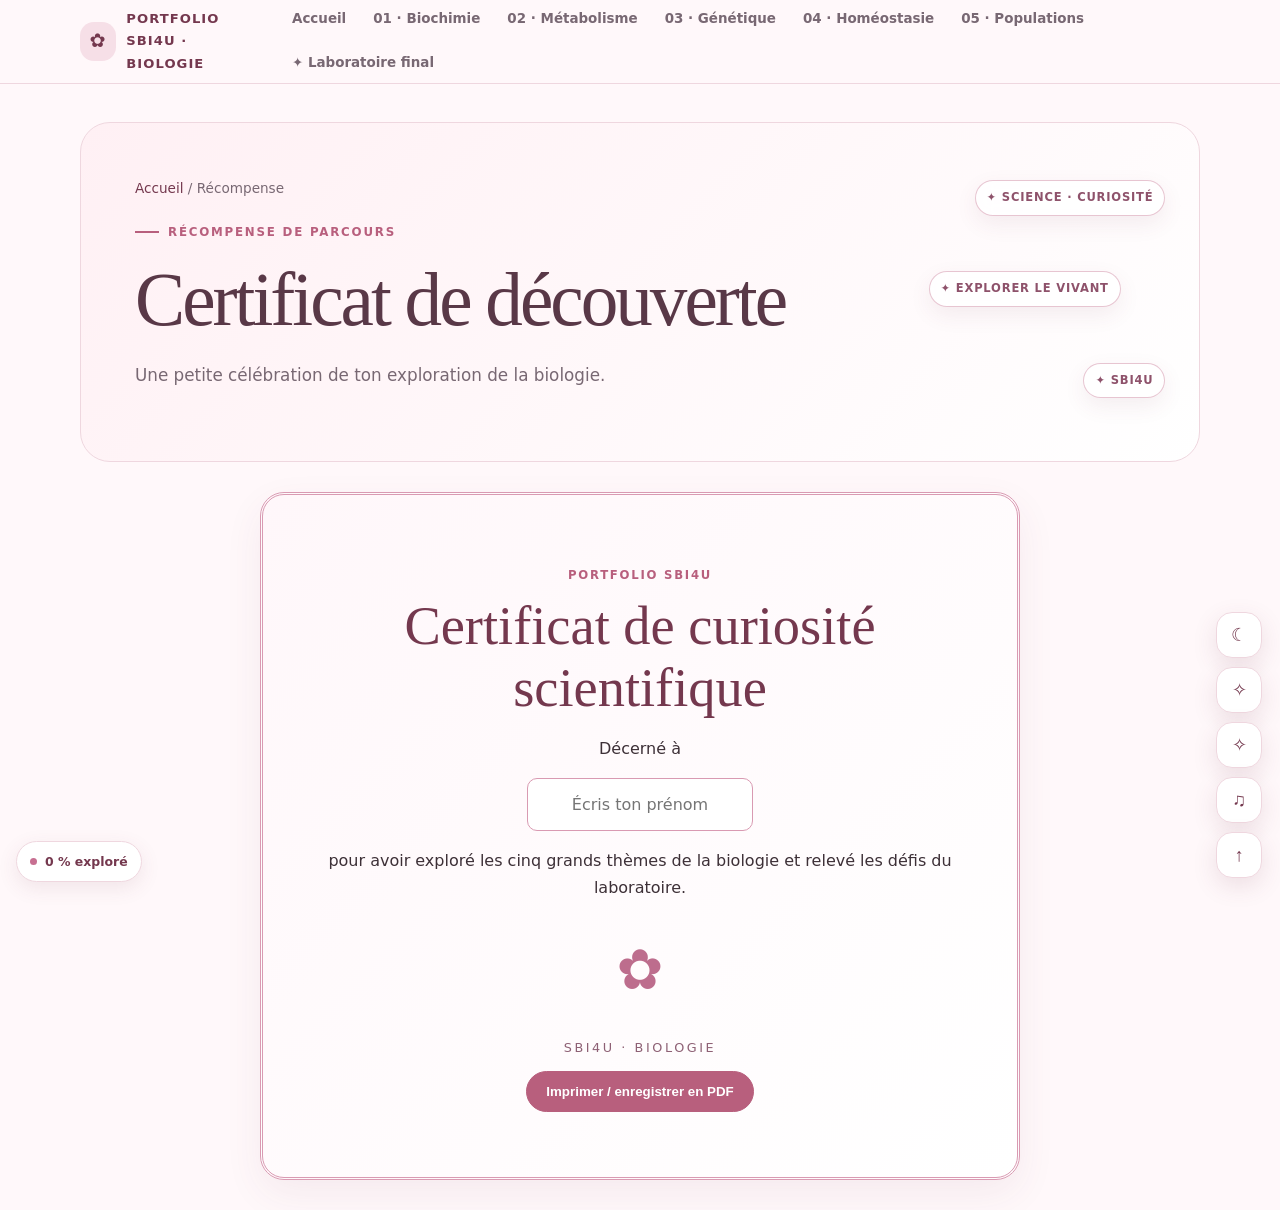
<file: portfolio_sbi4u_site/certificat.html>
<!doctype html><html lang="fr"><head><style>
:root{--bg:#fff8fa;--rose:#b85f7d;--deep:#74384e;--soft:#f6dfe7;--pale:#fff0f4;--plum:#593847;--ink:#3d3037;--muted:#786873;--line:#efd7df;--white:#fff;--shadow:0 16px 44px rgba(116,56,78,.08);--radius:22px}
*{box-sizing:border-box}html{scroll-behavior:smooth;scroll-padding-top:90px}body{margin:0;background:var(--bg);color:var(--ink);font-family:Inter,ui-sans-serif,system-ui,-apple-system,"Segoe UI",sans-serif;line-height:1.7}a{color:var(--deep)}.topbar{position:sticky;top:0;z-index:10;background:rgba(255,248,250,.95);backdrop-filter:blur(14px);border-bottom:1px solid var(--line)}.nav-wrap{width:min(1120px,calc(100% - 36px));min-height:72px;margin:auto;display:flex;align-items:center;justify-content:space-between;gap:20px}.brand{display:flex;gap:10px;align-items:center;text-decoration:none;color:var(--deep);font-size:.82rem;font-weight:800;letter-spacing:.08em}.brand-mark{display:grid;place-items:center;width:39px;height:39px;border-radius:14px;background:var(--soft);font-size:1.2rem}.nav-links{display:flex;flex-wrap:wrap;gap:5px}.nav-links a,.unit-nav a{padding:8px 11px;border-radius:999px;text-decoration:none;color:var(--muted);font-size:.84rem;font-weight:650}.nav-links a:hover,.nav-links a[aria-current=page],.unit-nav a[aria-current=page]{background:var(--soft);color:var(--deep)}.menu-toggle{display:none;border:1px solid var(--line);background:white;color:var(--deep);border-radius:12px;padding:9px 12px;font:inherit}.page-hero{width:min(1120px,calc(100% - 36px));margin:38px auto 26px;padding:clamp(25px,5vw,54px);background:linear-gradient(135deg,#fff0f4,#fff);border:1px solid var(--line);border-radius:30px}.breadcrumb{font-size:.85rem;color:var(--muted);margin-bottom:14px}.breadcrumb a{text-decoration:none;color:var(--deep)}.eyebrow{display:inline-flex;align-items:center;gap:9px;color:var(--rose);text-transform:uppercase;letter-spacing:.15em;font-size:.74rem;font-weight:850}.eyebrow:before{content:"";width:24px;height:2px;background:var(--rose)}h1,h2,h3{font-family:Georgia,"Times New Roman",serif;color:var(--plum);font-weight:500;line-height:1.18}h1{font-size:clamp(2.7rem,6vw,4.7rem);letter-spacing:-.04em;margin:14px 0}h2{font-size:clamp(1.8rem,3.5vw,2.5rem);margin:8px 0 14px}h3{font-size:1.35rem;margin:22px 0 8px}.page-hero>p{max-width:760px;color:var(--muted);font-size:1.05rem}.unit-nav{display:flex;flex-wrap:wrap;gap:6px;margin-top:20px}.unit-nav a{background:white;border:1px solid var(--line);color:var(--deep)}.section{padding:54px 20px 76px}.container{width:min(1120px,100%);margin:auto}.intro-row{display:flex;justify-content:space-between;align-items:end;gap:25px;margin-bottom:25px}.intro-row p{max-width:470px;color:var(--muted);margin:0}.content-grid{display:grid;grid-template-columns:repeat(2,minmax(0,1fr));gap:20px}.content-card{background:white;border:1px solid var(--line);border-radius:var(--radius);padding:clamp(23px,3vw,34px);box-shadow:var(--shadow);min-width:0}.content-card p,.content-card li{color:var(--muted)}.content-card ul{padding-left:1.25rem}.content-card li{margin:7px 0}.wide{grid-column:1/-1}.number{display:inline-grid;place-items:center;width:42px;height:42px;border-radius:14px;background:var(--pale);color:var(--deep);font-weight:850;margin-bottom:13px}.subheading{color:var(--deep);font-family:inherit;font-weight:800;font-size:.98rem;margin:21px 0 6px}.highlight{padding:16px 18px;background:var(--pale);border-left:3px solid #d99ab4;border-radius:0 13px 13px 0;color:var(--plum);margin:18px 0}.source-link{display:inline-block;margin-top:7px;font-weight:750;text-decoration:none}.source-link:hover{text-decoration:underline}.article-meta{font-size:.88rem;color:var(--muted)}.concept-layout{display:grid;grid-template-columns:.75fr 1.25fr;gap:22px;align-items:start}.concept-guide{background:var(--pale);border-radius:17px;padding:20px}.concept-guide h3{margin-top:0}.concept-guide li{color:var(--plum);margin:8px 0}.concept-canvas{min-height:680px;border:2px dashed #dfb5c4;border-radius:19px;background:radial-gradient(circle at 20% 15%,#fff0f4 0 5%,transparent 5.5%),radial-gradient(circle at 82% 70%,#f6dfe7 0 7%,transparent 7.5%),#fff;display:flex;align-items:center;justify-content:center;text-align:center;padding:35px;color:var(--muted)}.concept-canvas p{max-width:420px}.bibliography{list-style:none;padding:0!important;counter-reset:refs}.bibliography li{counter-increment:refs;padding:16px 0 16px 48px;border-bottom:1px solid var(--line);position:relative}.bibliography li:before{content:counter(refs,decimal-leading-zero);position:absolute;left:0;top:16px;color:var(--rose);font-weight:850}.bibliography a{overflow-wrap:anywhere}.quiz-question{margin:16px 0;padding:17px;border:1px solid var(--line);border-radius:15px}.quiz-question legend{padding:0 6px;color:var(--plum);font-weight:750}.quiz-question label{display:block;margin:8px 0;padding:9px 11px;background:var(--bg);border-radius:10px;cursor:pointer}.quiz-question input{accent-color:var(--rose);margin-right:8px}.quiz-actions{display:flex;flex-wrap:wrap;gap:10px;margin-top:16px}.button{display:inline-flex;align-items:center;justify-content:center;padding:11px 18px;border-radius:999px;border:1px solid var(--rose);background:var(--rose);color:white;text-decoration:none;font:inherit;font-weight:750;cursor:pointer}.button.secondary{background:white;color:var(--deep);border-color:var(--line)}.quiz-result{color:var(--deep);font-weight:750;min-height:1.5em}.page-footer-links{display:flex;justify-content:space-between;flex-wrap:wrap;gap:12px;margin-top:30px}footer{border-top:1px solid var(--line);padding:25px 20px;color:var(--muted);font-size:.85rem}.footer-inner{width:min(1120px,100%);margin:auto;display:flex;justify-content:space-between;flex-wrap:wrap;gap:10px}.footer-inner strong{color:var(--deep)}
@media(max-width:850px){.menu-toggle{display:block}.nav-links{display:none;position:absolute;top:71px;left:0;right:0;background:var(--bg);border-bottom:1px solid var(--line);padding:12px 18px 18px;flex-direction:column}.nav-links.open{display:flex}.nav-links a{padding:11px 14px}.intro-row{display:block}.intro-row p{margin-top:12px}.concept-layout{grid-template-columns:1fr}}
@media(max-width:650px){.content-grid{grid-template-columns:1fr}.wide{grid-column:auto}.page-hero{margin-top:22px}.section{padding:40px 15px 58px}.concept-canvas{min-height:520px}.page-footer-links{flex-direction:column}.page-footer-links .button{width:100%}}
@media(prefers-reduced-motion:reduce){html{scroll-behavior:auto}}
</style><meta charset="utf-8"><meta name="viewport" content="width=device-width,initial-scale=1"><title>Certificat de découverte · SBI4U</title><link rel="stylesheet" href="portfolio-extras.css"></head><body><header class="topbar"><div class="nav-wrap"><a class="brand" href="index.html#unites"><span class="brand-mark">✿</span><span>PORTFOLIO<br>SBI4U · BIOLOGIE</span></a><nav class="nav-links"><a href="index.html#unites">Accueil</a><a href="biochimie.html">01 · Biochimie</a><a href="metabolisme.html">02 · Métabolisme</a><a href="genetique.html">03 · Génétique</a><a href="homeostasie.html">04 · Homéostasie</a><a href="populations.html">05 · Populations</a></nav></div></header><main><section class="page-hero"><div class="breadcrumb"><a href="index.html#unites">Accueil</a> / Récompense</div><span class="eyebrow">Récompense de parcours</span><h1>Certificat de découverte</h1><p>Une petite célébration de ton exploration de la biologie.</p></section><section class="extra-panel certificate"><span class="extra-kicker">Portfolio SBI4U</span><h2>Certificat de curiosité scientifique</h2><p>Décerné à</p><input id="certificateName" placeholder="Écris ton prénom" aria-label="Prénom"><p>pour avoir exploré les cinq grands thèmes de la biologie et relevé les défis du laboratoire.</p><div class="certificate-seal">✿</div><p class="certificate-date">SBI4U · Biologie</p><button class="extra-cta" onclick="window.print()">Imprimer / enregistrer en PDF</button></section></main><script src="portfolio-extras.js"></script><script src="wow-features.js"></script></body></html>
</file>
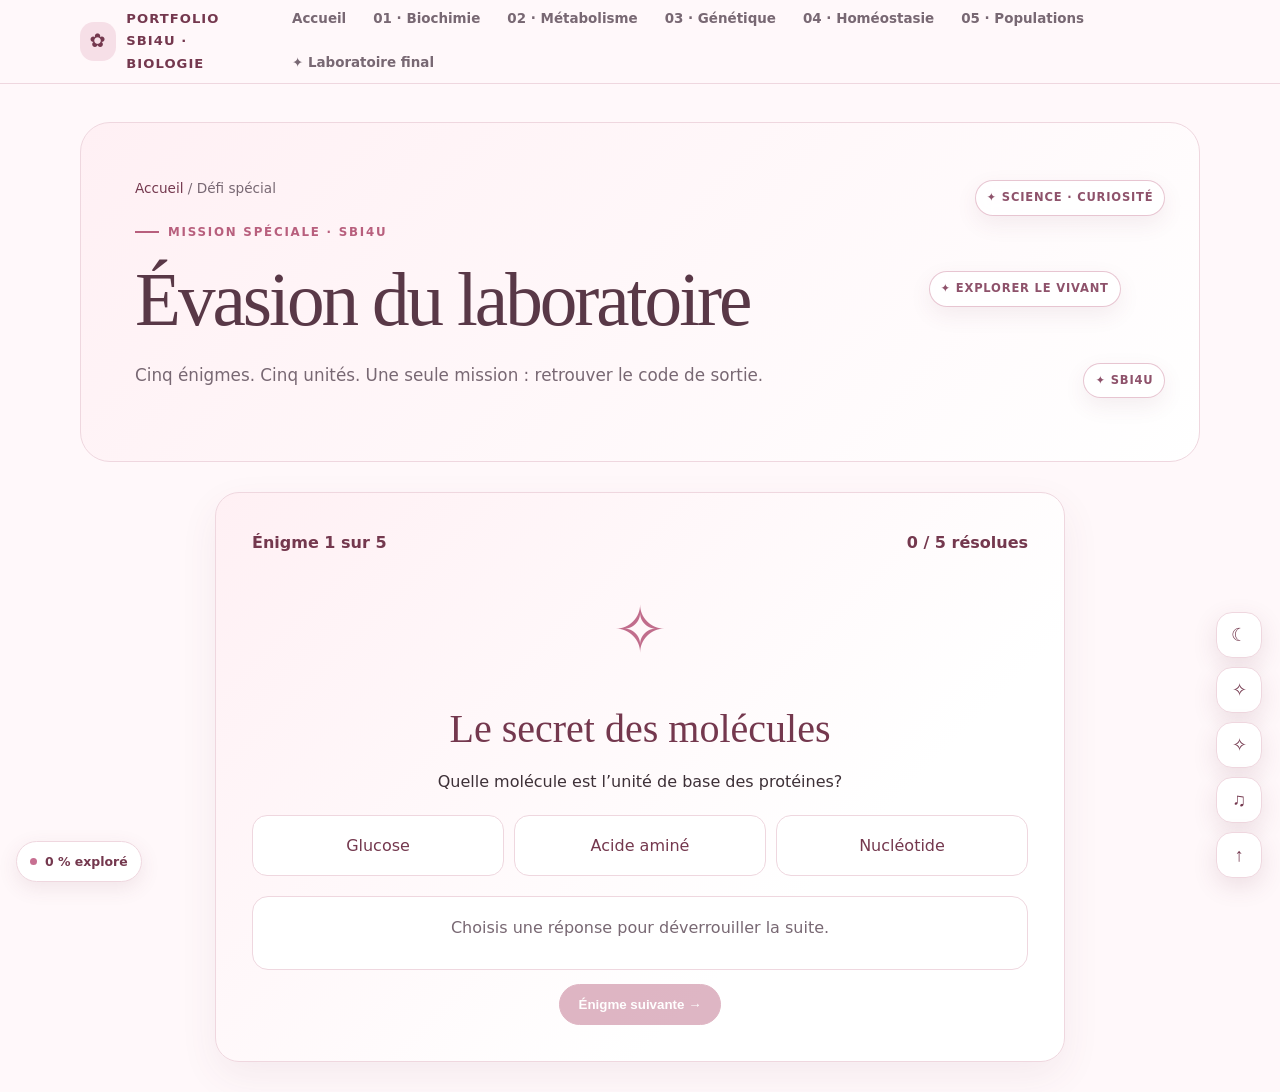
<file: portfolio_sbi4u_site/escape-room.html>
<!doctype html><html lang="fr"><head><style>
:root{--bg:#fff8fa;--rose:#b85f7d;--deep:#74384e;--soft:#f6dfe7;--pale:#fff0f4;--plum:#593847;--ink:#3d3037;--muted:#786873;--line:#efd7df;--white:#fff;--shadow:0 16px 44px rgba(116,56,78,.08);--radius:22px}
*{box-sizing:border-box}html{scroll-behavior:smooth;scroll-padding-top:90px}body{margin:0;background:var(--bg);color:var(--ink);font-family:Inter,ui-sans-serif,system-ui,-apple-system,"Segoe UI",sans-serif;line-height:1.7}a{color:var(--deep)}.topbar{position:sticky;top:0;z-index:10;background:rgba(255,248,250,.95);backdrop-filter:blur(14px);border-bottom:1px solid var(--line)}.nav-wrap{width:min(1120px,calc(100% - 36px));min-height:72px;margin:auto;display:flex;align-items:center;justify-content:space-between;gap:20px}.brand{display:flex;gap:10px;align-items:center;text-decoration:none;color:var(--deep);font-size:.82rem;font-weight:800;letter-spacing:.08em}.brand-mark{display:grid;place-items:center;width:39px;height:39px;border-radius:14px;background:var(--soft);font-size:1.2rem}.nav-links{display:flex;flex-wrap:wrap;gap:5px}.nav-links a,.unit-nav a{padding:8px 11px;border-radius:999px;text-decoration:none;color:var(--muted);font-size:.84rem;font-weight:650}.nav-links a:hover,.nav-links a[aria-current=page],.unit-nav a[aria-current=page]{background:var(--soft);color:var(--deep)}.menu-toggle{display:none;border:1px solid var(--line);background:white;color:var(--deep);border-radius:12px;padding:9px 12px;font:inherit}.page-hero{width:min(1120px,calc(100% - 36px));margin:38px auto 26px;padding:clamp(25px,5vw,54px);background:linear-gradient(135deg,#fff0f4,#fff);border:1px solid var(--line);border-radius:30px}.breadcrumb{font-size:.85rem;color:var(--muted);margin-bottom:14px}.breadcrumb a{text-decoration:none;color:var(--deep)}.eyebrow{display:inline-flex;align-items:center;gap:9px;color:var(--rose);text-transform:uppercase;letter-spacing:.15em;font-size:.74rem;font-weight:850}.eyebrow:before{content:"";width:24px;height:2px;background:var(--rose)}h1,h2,h3{font-family:Georgia,"Times New Roman",serif;color:var(--plum);font-weight:500;line-height:1.18}h1{font-size:clamp(2.7rem,6vw,4.7rem);letter-spacing:-.04em;margin:14px 0}h2{font-size:clamp(1.8rem,3.5vw,2.5rem);margin:8px 0 14px}h3{font-size:1.35rem;margin:22px 0 8px}.page-hero>p{max-width:760px;color:var(--muted);font-size:1.05rem}.unit-nav{display:flex;flex-wrap:wrap;gap:6px;margin-top:20px}.unit-nav a{background:white;border:1px solid var(--line);color:var(--deep)}.section{padding:54px 20px 76px}.container{width:min(1120px,100%);margin:auto}.intro-row{display:flex;justify-content:space-between;align-items:end;gap:25px;margin-bottom:25px}.intro-row p{max-width:470px;color:var(--muted);margin:0}.content-grid{display:grid;grid-template-columns:repeat(2,minmax(0,1fr));gap:20px}.content-card{background:white;border:1px solid var(--line);border-radius:var(--radius);padding:clamp(23px,3vw,34px);box-shadow:var(--shadow);min-width:0}.content-card p,.content-card li{color:var(--muted)}.content-card ul{padding-left:1.25rem}.content-card li{margin:7px 0}.wide{grid-column:1/-1}.number{display:inline-grid;place-items:center;width:42px;height:42px;border-radius:14px;background:var(--pale);color:var(--deep);font-weight:850;margin-bottom:13px}.subheading{color:var(--deep);font-family:inherit;font-weight:800;font-size:.98rem;margin:21px 0 6px}.highlight{padding:16px 18px;background:var(--pale);border-left:3px solid #d99ab4;border-radius:0 13px 13px 0;color:var(--plum);margin:18px 0}.source-link{display:inline-block;margin-top:7px;font-weight:750;text-decoration:none}.source-link:hover{text-decoration:underline}.article-meta{font-size:.88rem;color:var(--muted)}.concept-layout{display:grid;grid-template-columns:.75fr 1.25fr;gap:22px;align-items:start}.concept-guide{background:var(--pale);border-radius:17px;padding:20px}.concept-guide h3{margin-top:0}.concept-guide li{color:var(--plum);margin:8px 0}.concept-canvas{min-height:680px;border:2px dashed #dfb5c4;border-radius:19px;background:radial-gradient(circle at 20% 15%,#fff0f4 0 5%,transparent 5.5%),radial-gradient(circle at 82% 70%,#f6dfe7 0 7%,transparent 7.5%),#fff;display:flex;align-items:center;justify-content:center;text-align:center;padding:35px;color:var(--muted)}.concept-canvas p{max-width:420px}.bibliography{list-style:none;padding:0!important;counter-reset:refs}.bibliography li{counter-increment:refs;padding:16px 0 16px 48px;border-bottom:1px solid var(--line);position:relative}.bibliography li:before{content:counter(refs,decimal-leading-zero);position:absolute;left:0;top:16px;color:var(--rose);font-weight:850}.bibliography a{overflow-wrap:anywhere}.quiz-question{margin:16px 0;padding:17px;border:1px solid var(--line);border-radius:15px}.quiz-question legend{padding:0 6px;color:var(--plum);font-weight:750}.quiz-question label{display:block;margin:8px 0;padding:9px 11px;background:var(--bg);border-radius:10px;cursor:pointer}.quiz-question input{accent-color:var(--rose);margin-right:8px}.quiz-actions{display:flex;flex-wrap:wrap;gap:10px;margin-top:16px}.button{display:inline-flex;align-items:center;justify-content:center;padding:11px 18px;border-radius:999px;border:1px solid var(--rose);background:var(--rose);color:white;text-decoration:none;font:inherit;font-weight:750;cursor:pointer}.button.secondary{background:white;color:var(--deep);border-color:var(--line)}.quiz-result{color:var(--deep);font-weight:750;min-height:1.5em}.page-footer-links{display:flex;justify-content:space-between;flex-wrap:wrap;gap:12px;margin-top:30px}footer{border-top:1px solid var(--line);padding:25px 20px;color:var(--muted);font-size:.85rem}.footer-inner{width:min(1120px,100%);margin:auto;display:flex;justify-content:space-between;flex-wrap:wrap;gap:10px}.footer-inner strong{color:var(--deep)}
@media(max-width:850px){.menu-toggle{display:block}.nav-links{display:none;position:absolute;top:71px;left:0;right:0;background:var(--bg);border-bottom:1px solid var(--line);padding:12px 18px 18px;flex-direction:column}.nav-links.open{display:flex}.nav-links a{padding:11px 14px}.intro-row{display:block}.intro-row p{margin-top:12px}.concept-layout{grid-template-columns:1fr}}
@media(max-width:650px){.content-grid{grid-template-columns:1fr}.wide{grid-column:auto}.page-hero{margin-top:22px}.section{padding:40px 15px 58px}.concept-canvas{min-height:520px}.page-footer-links{flex-direction:column}.page-footer-links .button{width:100%}}
@media(prefers-reduced-motion:reduce){html{scroll-behavior:auto}}
</style><meta charset="utf-8"><meta name="viewport" content="width=device-width,initial-scale=1"><title>Escape room biologique · SBI4U</title><link rel="stylesheet" href="portfolio-extras.css"></head><body><header class="topbar"><div class="nav-wrap"><a class="brand" href="index.html#unites"><span class="brand-mark">✿</span><span>PORTFOLIO<br>SBI4U · BIOLOGIE</span></a><nav class="nav-links"><a href="index.html#unites">Accueil</a><a href="biochimie.html">01 · Biochimie</a><a href="metabolisme.html">02 · Métabolisme</a><a href="genetique.html">03 · Génétique</a><a href="homeostasie.html">04 · Homéostasie</a><a href="populations.html">05 · Populations</a></nav></div></header><main><section class="page-hero"><div class="breadcrumb"><a href="index.html#unites">Accueil</a> / Défi spécial</div><span class="eyebrow">Mission spéciale · SBI4U</span><h1>Évasion du laboratoire</h1><p>Cinq énigmes. Cinq unités. Une seule mission : retrouver le code de sortie.</p></section><section class="extra-panel escape-room"><div class="escape-status"><strong id="escapeProgress">Énigme 1 sur 5</strong><span id="escapeSolved">0 / 5 résolues</span></div><div class="escape-lock" id="escapeLock">✧</div><h2 id="escapeTitle">Le secret des molécules</h2><p id="escapeQuestion">Quelle molécule est l’unité de base des protéines?</p><div id="escapeChoices" class="escape-choices"><button data-choice="0">Glucose</button><button data-choice="1">Acide aminé</button><button data-choice="2">Nucléotide</button></div><div id="escapeFeedback" class="extra-output" aria-live="polite">Choisis une réponse pour déverrouiller la suite.</div><button class="extra-cta" id="escapeNext" disabled>Énigme suivante →</button></section></main><script src="portfolio-extras.js"></script><script src="wow-features.js"></script></body></html>
</file>
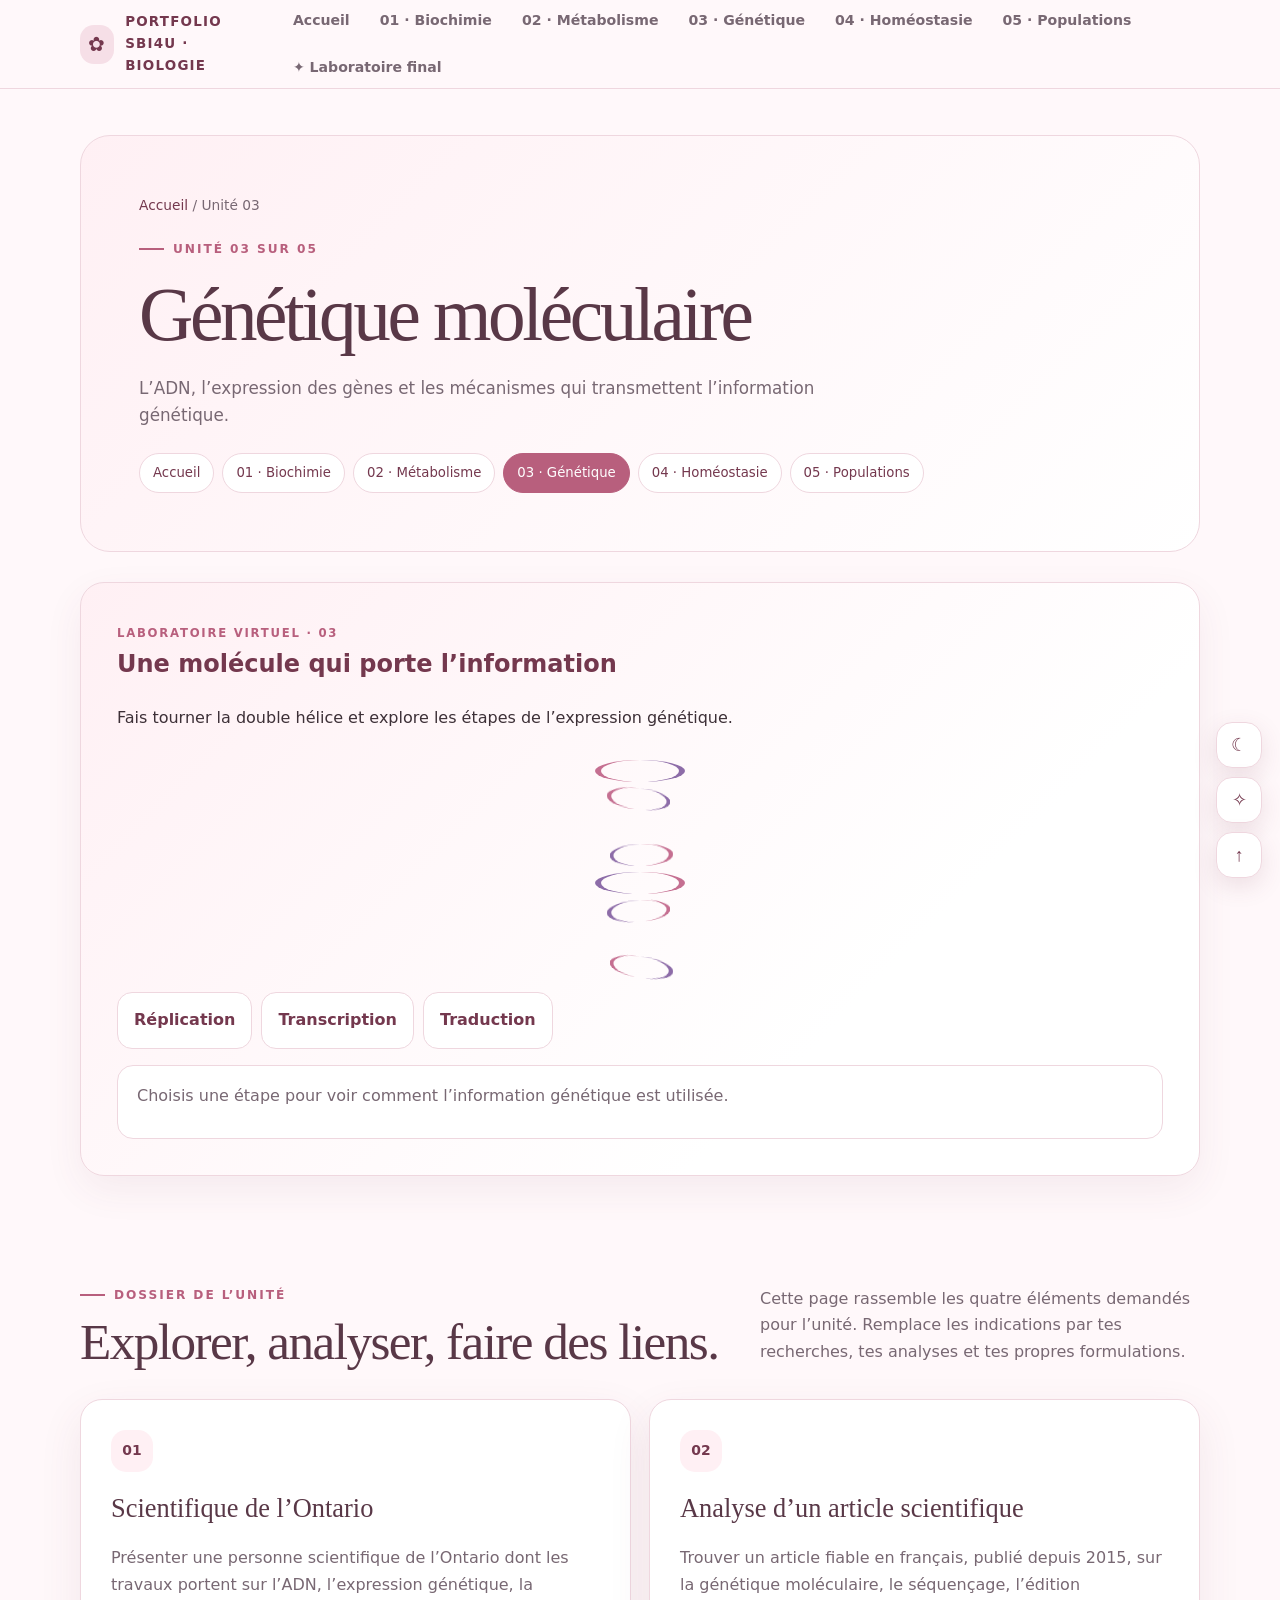
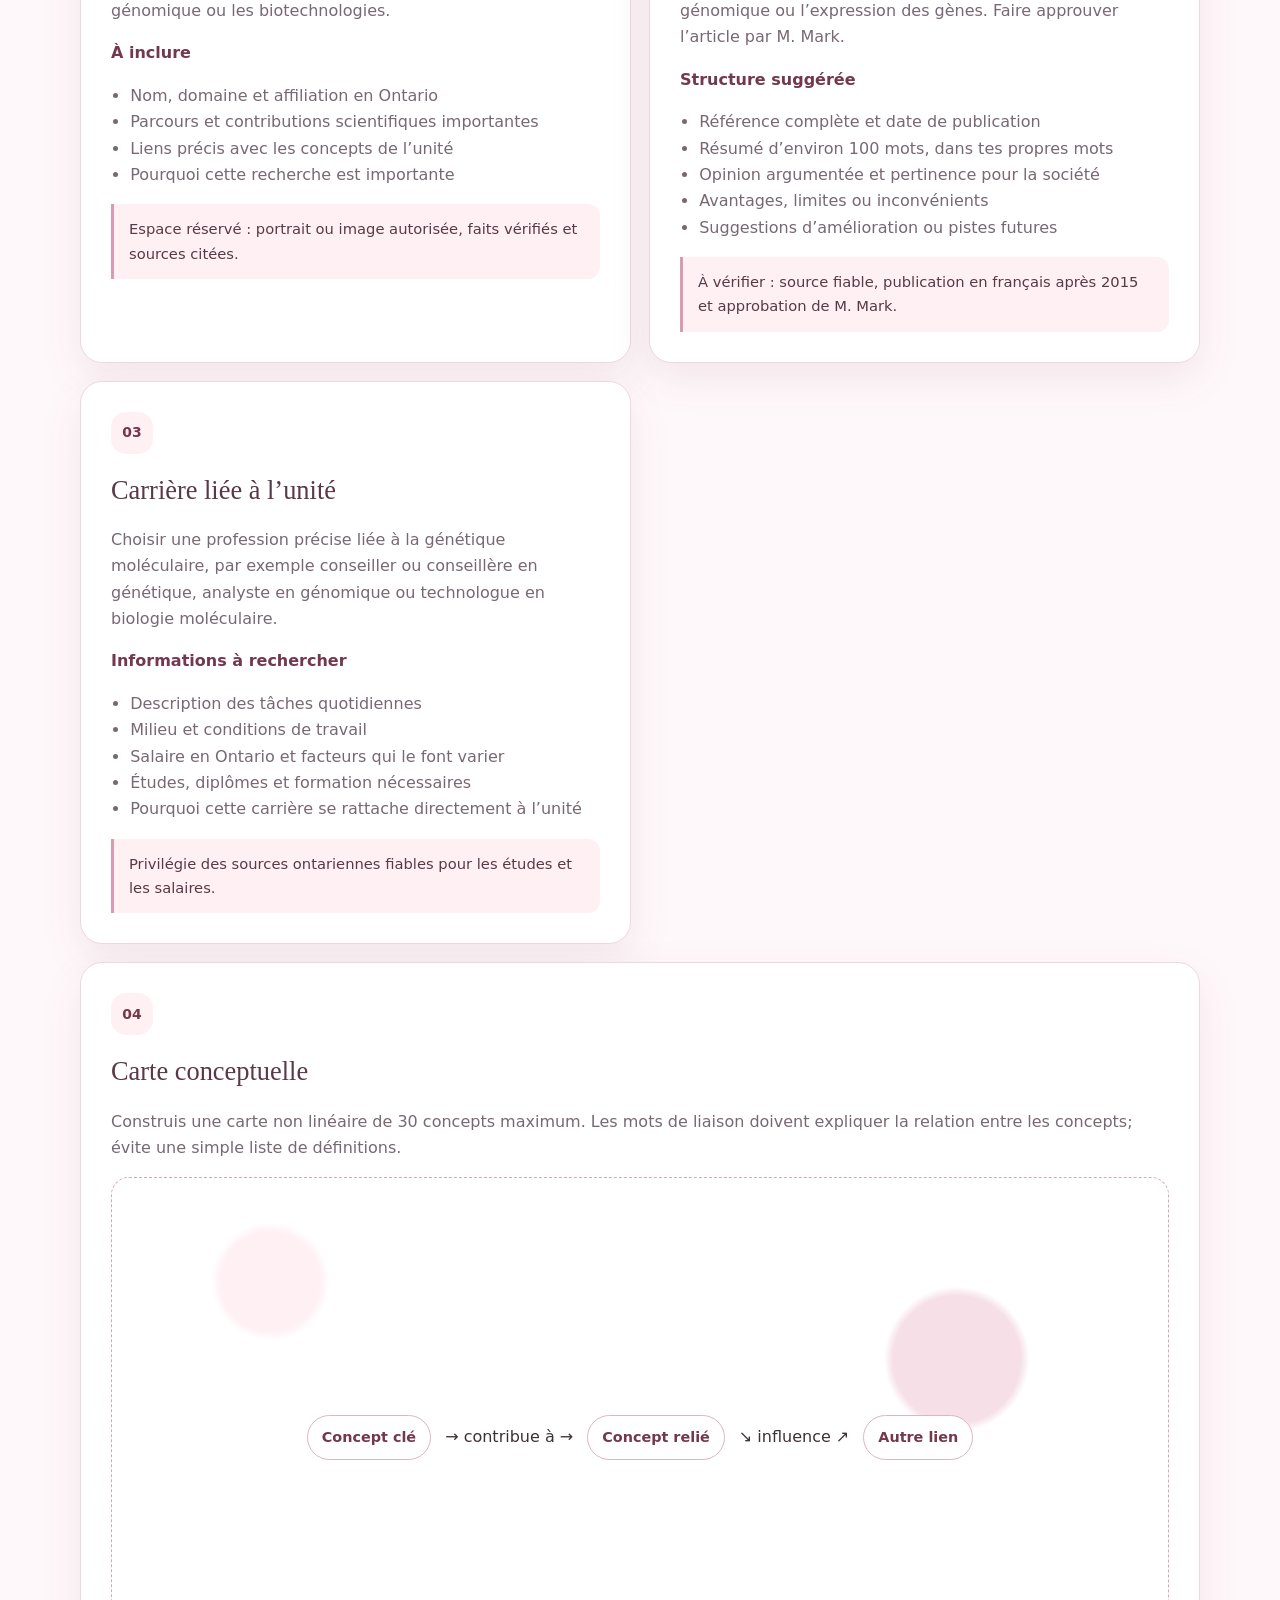
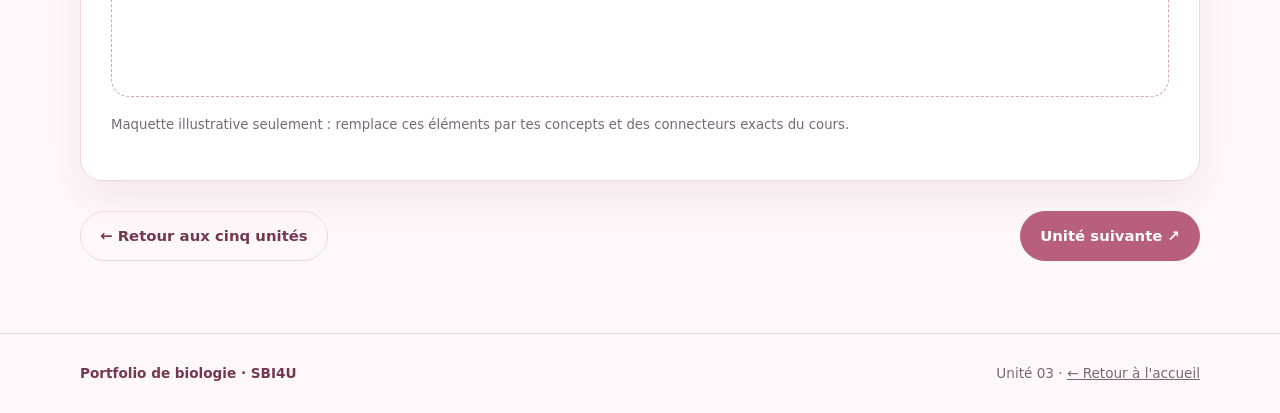
<file: portfolio_sbi4u_site/genetique.html>
<!DOCTYPE html>
<html lang="fr"><head><meta charset="UTF-8"><meta name="viewport" content="width=device-width, initial-scale=1.0"><meta name="description" content="Unité 03 — Génétique moléculaire, portfolio de biologie SBI4U."><title>Génétique moléculaire | Portfolio SBI4U</title><style>
    :root {
      --site-background: #fff8fa;
      --rose: #b85f7d;
      --rose-deep: #74384e;
      --rose-soft: #f6dfe7;
      --rose-pale: #fff0f4;
      --plum: #593847;
      --ink: #3d3037;
      --muted: #786873;
      --line: #efd7df;
      --white: #ffffff;
      --shadow: 0 16px 44px rgba(116, 56, 78, 0.09);
      --radius: 22px;
    }
    * { box-sizing: border-box; }
    html { scroll-behavior: smooth; scroll-padding-top: 92px; }
    body { margin: 0; background: var(--site-background); color: var(--ink); font-family: Inter, ui-sans-serif, system-ui, -apple-system, BlinkMacSystemFont, "Segoe UI", sans-serif; line-height: 1.65; }
    a { color: inherit; }
    .topbar { position: sticky; top: 0; z-index: 10; background: rgba(255,248,250,.94); backdrop-filter: blur(14px); border-bottom: 1px solid var(--line); }
    .nav-wrap { width: min(1120px, calc(100% - 40px)); margin: auto; min-height: 74px; display: flex; align-items: center; justify-content: space-between; gap: 24px; }
    .brand { display: flex; align-items: center; gap: 11px; text-decoration: none; font-size: .84rem; letter-spacing: .09em; font-weight: 800; color: var(--rose-deep); }
    .brand-mark { display: grid; place-items: center; width: 39px; height: 39px; border-radius: 14px; background: var(--rose-soft); font-size: 1.25rem; }
    .nav-links { display: flex; flex-wrap: wrap; align-items: center; gap: 6px; }
    .nav-links a { text-decoration: none; color: var(--muted); font-size: .88rem; font-weight: 650; padding: 9px 12px; border-radius: 999px; transition: background .2s, color .2s; }
    .nav-links a:hover, .nav-links a:focus-visible { background: var(--rose-soft); color: var(--rose-deep); outline: none; }
    .menu-toggle { display: none; border: 1px solid var(--line); background: var(--white); color: var(--rose-deep); border-radius: 12px; padding: 9px 12px; font: inherit; }
    main { overflow: hidden; }
    .hero { width: min(1120px, calc(100% - 40px)); margin: 42px auto 68px; display: grid; grid-template-columns: 1.03fr .97fr; align-items: center; gap: clamp(28px, 5vw, 70px); }
    .eyebrow { display: inline-flex; align-items: center; gap: 9px; color: var(--rose); text-transform: uppercase; letter-spacing: .16em; font-size: .76rem; font-weight: 850; }
    .eyebrow::before { content: ""; display: inline-block; width: 25px; height: 2px; background: var(--rose); }
    h1, h2, h3, p { margin-top: 0; }
    h1 { font-family: Georgia, "Times New Roman", serif; font-size: clamp(2.9rem, 6vw, 5.2rem); line-height: .99; letter-spacing: -.045em; color: var(--plum); font-weight: 500; margin: 19px 0 22px; }
    h1 em { color: var(--rose); font-weight: 500; }
    .hero-copy { max-width: 510px; color: var(--muted); font-size: 1.07rem; }
    .hero-actions { display: flex; flex-wrap: wrap; gap: 12px; margin-top: 28px; }
    .button { display: inline-flex; align-items: center; justify-content: center; gap: 9px; text-decoration: none; border: 1px solid var(--rose); background: var(--rose); color: white; border-radius: 999px; padding: 12px 19px; font-weight: 750; font-size: .93rem; transition: transform .2s, background .2s; }
    .button:hover { transform: translateY(-2px); background: var(--rose-deep); }
    .button.secondary { background: transparent; color: var(--rose-deep); border-color: var(--line); }
    .button.secondary:hover { background: var(--rose-pale); }
    .hero-art { position: relative; min-height: 390px; display: grid; place-items: center; }
    .art-backdrop { position: absolute; inset: 8% 3% 3% 9%; border-radius: 47% 47% 28px 28px; background: linear-gradient(145deg, #f9dce6, #fcecf1 55%, #f2cbd9); transform: rotate(2deg); }
    .art-card { position: relative; width: min(84%, 390px); padding: 28px; border: 1px solid rgba(255,255,255,.85); border-radius: 26px; background: rgba(255,255,255,.83); box-shadow: var(--shadow); transform: rotate(-2deg); }
    .art-card-top { display: flex; align-items: center; justify-content: space-between; color: var(--rose-deep); font-size: .76rem; font-weight: 800; letter-spacing: .1em; text-transform: uppercase; }
    .cell-illustration { width: 100%; display: block; margin: 13px auto 10px; }
    .art-caption { color: var(--muted); font-size: .85rem; margin-bottom: 0; }
    .sparkle { position: absolute; color: var(--rose); font-size: 2rem; }
    .sparkle.one { top: 6%; right: 11%; }
    .sparkle.two { bottom: 8%; left: 4%; font-size: 1.35rem; }
    .section { padding: 72px 20px; }
    .section.tinted { background: #fff0f4; border-top: 1px solid #f8e2e9; border-bottom: 1px solid #f8e2e9; }
    .container { width: min(1120px, 100%); margin: auto; }
    .section-heading { display: flex; align-items: end; justify-content: space-between; gap: 24px; margin-bottom: 30px; }
    .section-heading h2 { font-family: Georgia, "Times New Roman", serif; color: var(--plum); font-size: clamp(2.1rem, 4vw, 3.2rem); line-height: 1.08; letter-spacing: -.03em; font-weight: 500; margin: 9px 0 0; }
    .section-heading p { max-width: 440px; color: var(--muted); margin-bottom: 4px; }
    .letter-panel { display: grid; grid-template-columns: .32fr 1fr; gap: 28px; background: white; border: 1px solid var(--line); border-radius: var(--radius); padding: clamp(24px, 4vw, 42px); box-shadow: var(--shadow); }
    .letter-icon { width: 74px; height: 74px; display: grid; place-items: center; border-radius: 24px; background: var(--rose-pale); font-size: 2rem; }
    .letter-panel h3 { color: var(--rose-deep); font-size: 1.1rem; margin-bottom: 9px; }
    .letter-panel p { color: var(--muted); margin-bottom: 0; }
    .unit-grid { display: grid; grid-template-columns: repeat(3, 1fr); gap: 16px; }
    .unit-card { position: relative; min-height: 240px; padding: 25px; border-radius: var(--radius); border: 1px solid var(--line); background: white; display: flex; flex-direction: column; text-decoration: none; transition: transform .22s, box-shadow .22s, border-color .22s; }
    .unit-card:hover { transform: translateY(-4px); box-shadow: var(--shadow); border-color: #dba5b7; }
    .unit-number { display: grid; place-items: center; width: 42px; height: 42px; border-radius: 15px; background: var(--rose-pale); color: var(--rose-deep); font-weight: 850; font-size: .87rem; margin-bottom: 21px; }
    .unit-card h3 { color: var(--plum); font-family: Georgia, "Times New Roman", serif; font-size: 1.45rem; line-height: 1.18; font-weight: 500; margin-bottom: 10px; }
    .unit-card p { color: var(--muted); font-size: .91rem; margin-bottom: 20px; }
    .card-link { color: var(--rose); font-size: .87rem; font-weight: 800; margin-top: auto; }
    .extras-grid { display: grid; grid-template-columns: repeat(3, 1fr); gap: 16px; }
    .extra-card { background: white; border: 1px solid var(--line); border-radius: var(--radius); padding: 27px; }
    .extra-icon { width: 48px; height: 48px; border-radius: 16px; display: grid; place-items: center; background: var(--rose-pale); font-size: 1.4rem; margin-bottom: 19px; }
    .extra-card h3 { color: var(--plum); margin-bottom: 8px; font-size: 1.1rem; }
    .extra-card p { color: var(--muted); font-size: .91rem; margin-bottom: 0; }
    .reflection { display: grid; grid-template-columns: .8fr 1.2fr; gap: 30px; align-items: start; }
    .reflection-intro { background: var(--rose-deep); color: white; border-radius: var(--radius); padding: 31px; }
    .reflection-intro h2 { font-family: Georgia, "Times New Roman", serif; font-size: 2rem; font-weight: 500; line-height: 1.15; }
    .reflection-intro p { color: #f4dfe6; margin-bottom: 0; }
    .reflection-list { display: grid; gap: 12px; }
    .reflection-row { display: flex; align-items: start; gap: 16px; background: white; border: 1px solid var(--line); border-radius: 17px; padding: 20px; }
    .reflection-row .small-icon { color: var(--rose); font-size: 1.2rem; }
    .reflection-row strong { display: block; color: var(--plum); margin-bottom: 3px; }
    .reflection-row span { color: var(--muted); font-size: .9rem; }
    footer { padding: 28px 20px; border-top: 1px solid var(--line); }
    .footer-inner { width: min(1120px, 100%); margin: auto; display: flex; flex-wrap: wrap; justify-content: space-between; gap: 10px; color: var(--muted); font-size: .85rem; }
    .footer-inner strong { color: var(--rose-deep); }
    .note { font-size: .83rem; color: var(--muted); margin-top: 17px; }
    @media (max-width: 850px) {
      .nav-wrap { width: min(100% - 28px, 1120px); }
      .menu-toggle { display: inline-flex; }
      .nav-links { display: none; position: absolute; top: 73px; left: 0; right: 0; background: var(--site-background); border-bottom: 1px solid var(--line); padding: 12px 18px 18px; flex-direction: column; align-items: stretch; }
      .nav-links.open { display: flex; }
      .nav-links a { padding: 11px 14px; }
      .hero { grid-template-columns: 1fr; margin-top: 35px; gap: 12px; }
      .hero-art { min-height: 340px; }
      .section-heading { display: block; }
      .section-heading p { margin-top: 13px; }
      .unit-grid { grid-template-columns: repeat(2, 1fr); }
      .extras-grid { grid-template-columns: 1fr; }
      .reflection { grid-template-columns: 1fr; }
    }
    @media (max-width: 560px) {
      .hero, .nav-wrap { width: calc(100% - 30px); }
      h1 { font-size: 3.15rem; }
      .hero-art { min-height: 300px; }
      .art-card { padding: 20px; width: 88%; }
      .section { padding: 55px 15px; }
      .unit-grid { grid-template-columns: 1fr; }
      .unit-card { min-height: 205px; }
      .letter-panel { grid-template-columns: 1fr; }
      .section-heading h2 { font-size: 2.35rem; }
    }
    @media (prefers-reduced-motion: reduce) { html { scroll-behavior: auto; } *, *::before, *::after { transition-duration: .01ms !important; } }
  
    .page-hero { width:min(1120px,calc(100% - 40px)); margin:46px auto 30px; padding:clamp(28px,5vw,58px); background:linear-gradient(135deg,#fff0f4,#fff); border:1px solid var(--line); border-radius:30px; }
    .page-hero h1 { max-width:850px; font-size:clamp(2.7rem,6vw,4.7rem); }
    .page-hero p { max-width:760px; color:var(--muted); font-size:1.05rem; }
    .breadcrumb { font-size:.86rem; color:var(--muted); margin-bottom:15px; }
    .breadcrumb a { color:var(--rose-deep); text-decoration:none; }
    .unit-nav { display:flex; flex-wrap:wrap; gap:8px; margin-top:23px; }
    .unit-nav a { border:1px solid var(--line); border-radius:999px; padding:8px 13px; background:white; text-decoration:none; font-size:.83rem; color:var(--rose-deep); }
    .unit-nav a[aria-current="page"] { background:var(--rose); color:white; border-color:var(--rose); }
    .content-grid { display:grid; grid-template-columns:repeat(2,minmax(0,1fr)); gap:18px; }
    .content-card { background:#fff; border:1px solid var(--line); border-radius:var(--radius); padding:clamp(22px,3vw,30px); box-shadow:var(--shadow); }
    .content-card h2 { font-family:Georgia,"Times New Roman",serif; font-size:1.65rem; font-weight:500; color:var(--plum); line-height:1.15; }
    .content-card h3 { color:var(--rose-deep); font-size:1rem; }
    .content-card p, .content-card li { color:var(--muted); }
    .content-card ul { padding-left:1.2rem; }
    .placeholder { padding:13px 15px; border-left:3px solid #d99ab4; background:var(--rose-pale); border-radius:0 12px 12px 0; color:var(--plum); font-size:.92rem; }
    .concept-card { grid-column:1 / -1; }
    .concept-canvas { min-height:520px; padding:25px; border:1px dashed #dba5b7; border-radius:18px; background:radial-gradient(circle at 15% 20%,#fff0f4 0 5%,transparent 6%),radial-gradient(circle at 80% 35%,#f6dfe7 0 7%,transparent 8%),#fff; display:flex; flex-wrap:wrap; justify-content:center; align-items:center; gap:14px; }
    .concept-node { padding:10px 14px; border-radius:999px; border:1px solid #dfb5c4; background:white; color:var(--rose-deep); font-weight:700; font-size:.9rem; }
    .page-footer-links { display:flex; flex-wrap:wrap; justify-content:space-between; gap:12px; margin-top:30px; }
    @media(max-width:700px){.content-grid{grid-template-columns:1fr}.page-hero{width:calc(100% - 30px);margin-top:25px}.page-hero h1{font-size:2.8rem}}
</style><link rel="stylesheet" href="portfolio-extras.css">
</head>
<body><header class="topbar"><div class="nav-wrap"><a class="brand" href="index.html#unites"><span class="brand-mark">✿</span><span>PORTFOLIO<br>SBI4U · BIOLOGIE</span></a><button class="menu-toggle" id="menuToggle" aria-expanded="false" aria-controls="navLinks">☰ Menu</button><nav class="nav-links" id="navLinks" aria-label="Navigation principale"><a href="index.html#unites">Accueil</a><a href="biochimie.html">01 · Biochimie</a><a href="metabolisme.html">02 · Métabolisme</a><a href="genetique.html" aria-current="page">03 · Génétique</a><a href="homeostasie.html">04 · Homéostasie</a><a href="populations.html">05 · Populations</a></nav></div></header>
<main><section class="page-hero"><div class="breadcrumb"><a href="index.html#unites">Accueil</a> / Unité 03</div><span class="eyebrow">Unité 03 sur 05</span><h1>Génétique moléculaire</h1><p>L’ADN, l’expression des gènes et les mécanismes qui transmettent l’information génétique.</p><div class="unit-nav"><a href="index.html#unites">Accueil</a><a href="biochimie.html">01 · Biochimie</a><a href="metabolisme.html">02 · Métabolisme</a><a href="genetique.html" aria-current="page">03 · Génétique</a><a href="homeostasie.html">04 · Homéostasie</a><a href="populations.html">05 · Populations</a></div></section><section class="extra-panel wow-lab extra-reveal"><span class="extra-kicker">Laboratoire virtuel · 03</span><h2>Une molécule qui porte l’information</h2><p>Fais tourner la double hélice et explore les étapes de l’expression génétique.</p><div class="dna-stage"><div class="dna-helix" aria-label="Double hélice d'ADN animée"><span></span><span></span><span></span><span></span><span></span><span></span><span></span><span></span></div></div><div class="specimen-tabs"><button class="extra-chip" data-gene="replication">Réplication</button><button class="extra-chip" data-gene="transcription">Transcription</button><button class="extra-chip" data-gene="translation">Traduction</button></div><div class="extra-output" id="geneOutput" aria-live="polite">Choisis une étape pour voir comment l’information génétique est utilisée.</div></section>
<section class="section"><div class="container"><div class="section-heading"><div><span class="eyebrow">Dossier de l’unité</span><h2>Explorer, analyser, faire des liens.</h2></div><p>Cette page rassemble les quatre éléments demandés pour l’unité. Remplace les indications par tes recherches, tes analyses et tes propres formulations.</p></div>
<div class="content-grid">
<article class="content-card"><span class="unit-number">01</span><h2>Scientifique de l’Ontario</h2><p>Présenter une personne scientifique de l’Ontario dont les travaux portent sur l’ADN, l’expression génétique, la génomique ou les biotechnologies.</p><h3>À inclure</h3><ul><li>Nom, domaine et affiliation en Ontario</li><li>Parcours et contributions scientifiques importantes</li><li>Liens précis avec les concepts de l’unité</li><li>Pourquoi cette recherche est importante</li></ul><div class="placeholder">Espace réservé : portrait ou image autorisée, faits vérifiés et sources citées.</div></article>
<article class="content-card"><span class="unit-number">02</span><h2>Analyse d’un article scientifique</h2><p>Trouver un article fiable en français, publié depuis 2015, sur la génétique moléculaire, le séquençage, l’édition génomique ou l’expression des gènes. Faire approuver l’article par M. Mark.</p><h3>Structure suggérée</h3><ul><li>Référence complète et date de publication</li><li>Résumé d’environ 100 mots, dans tes propres mots</li><li>Opinion argumentée et pertinence pour la société</li><li>Avantages, limites ou inconvénients</li><li>Suggestions d’amélioration ou pistes futures</li></ul><div class="placeholder">À vérifier : source fiable, publication en français après 2015 et approbation de M. Mark.</div></article>
<article class="content-card"><span class="unit-number">03</span><h2>Carrière liée à l’unité</h2><p>Choisir une profession précise liée à la génétique moléculaire, par exemple conseiller ou conseillère en génétique, analyste en génomique ou technologue en biologie moléculaire.</p><h3>Informations à rechercher</h3><ul><li>Description des tâches quotidiennes</li><li>Milieu et conditions de travail</li><li>Salaire en Ontario et facteurs qui le font varier</li><li>Études, diplômes et formation nécessaires</li><li>Pourquoi cette carrière se rattache directement à l’unité</li></ul><div class="placeholder">Privilégie des sources ontariennes fiables pour les études et les salaires.</div></article>
<article class="content-card concept-card"><span class="unit-number">04</span><h2>Carte conceptuelle</h2><p>Construis une carte non linéaire de 30 concepts maximum. Les mots de liaison doivent expliquer la relation entre les concepts; évite une simple liste de définitions.</p><div class="concept-canvas" aria-label="Grand espace réservé à la carte conceptuelle"><span class="concept-node">Concept clé</span><span aria-hidden="true">→ contribue à →</span><span class="concept-node">Concept relié</span><span aria-hidden="true">↘ influence ↗</span><span class="concept-node">Autre lien</span></div><p class="note">Maquette illustrative seulement : remplace ces éléments par tes concepts et des connecteurs exacts du cours.</p></article>
</div><div class="page-footer-links"><a class="button secondary" href="index.html#unites">← Retour aux cinq unités</a><a class="button" href="homeostasie.html">Unité suivante ↗</a></div></div></section></main>
<footer><div class="footer-inner"><span><strong>Portfolio de biologie · SBI4U</strong></span><span>Unité 03 · <a href="index.html#unites">← Retour à l'accueil</a></span></div></footer>
<script>const menuToggle=document.getElementById('menuToggle');const navLinks=document.getElementById('navLinks');menuToggle.addEventListener('click',()=>{const isOpen=navLinks.classList.toggle('open');menuToggle.setAttribute('aria-expanded',String(isOpen));menuToggle.textContent=isOpen?'✕ Fermer':'☰ Menu';});navLinks.querySelectorAll('a').forEach(link=>link.addEventListener('click',()=>{navLinks.classList.remove('open');menuToggle.setAttribute('aria-expanded','false');menuToggle.textContent='☰ Menu';}));</script><script src="portfolio-extras.js"></script>
<script src="wow-features.js"></script></body></html>
</file>
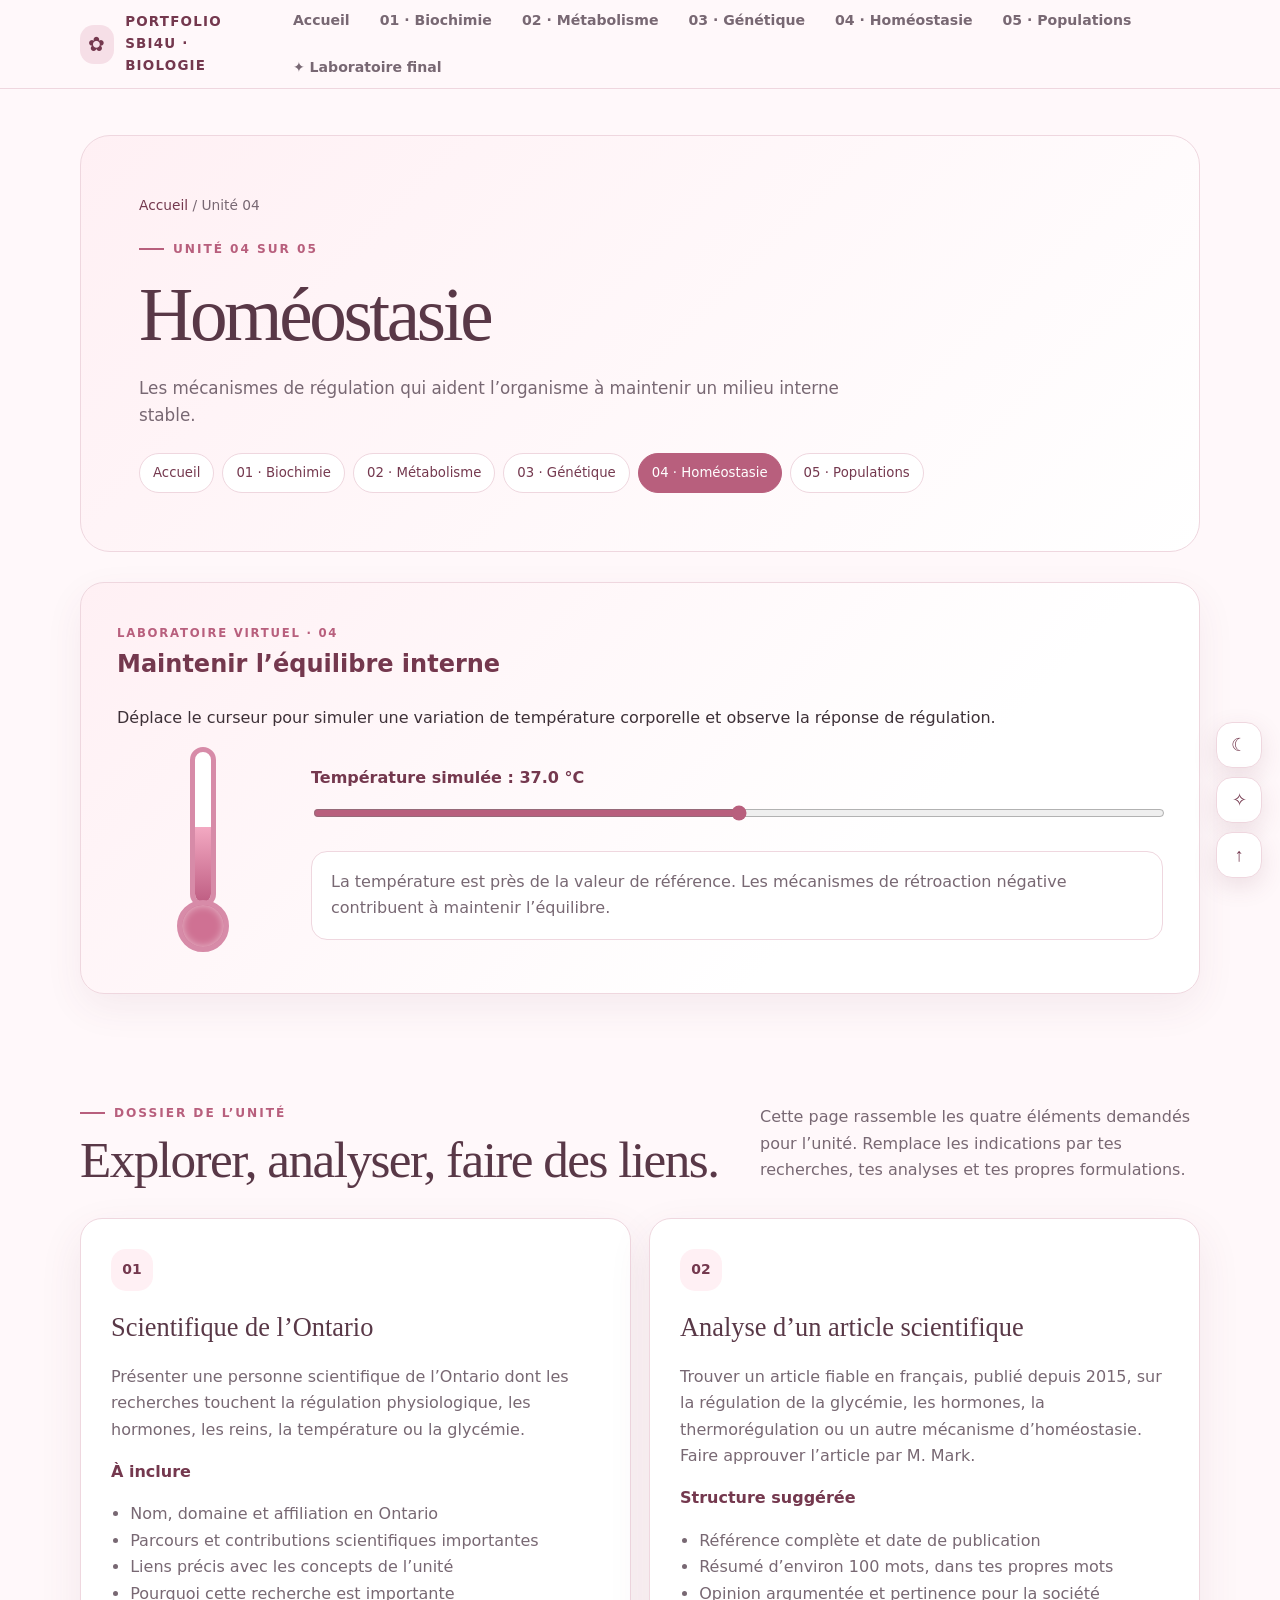
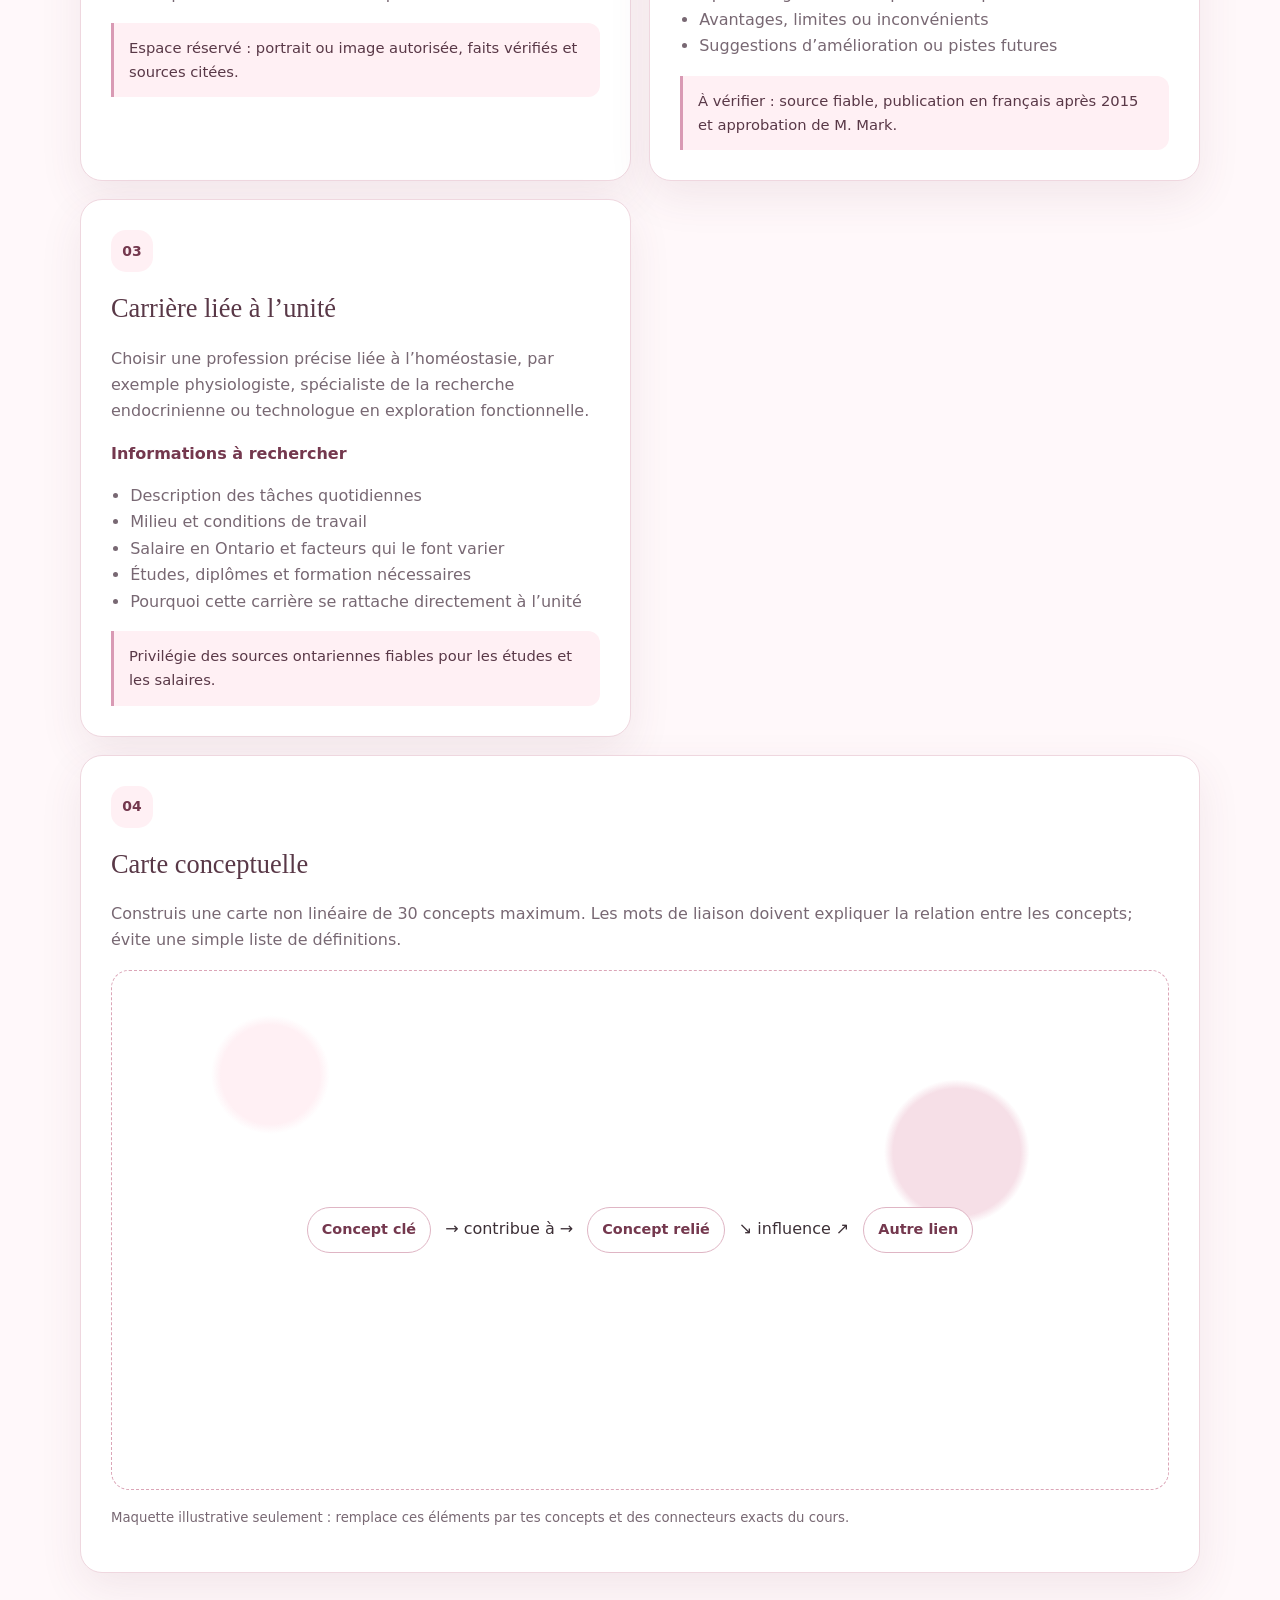
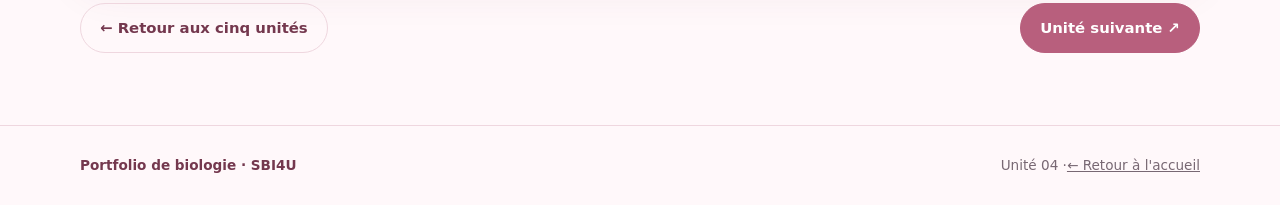
<file: portfolio_sbi4u_site/homeostasie.html>
<!DOCTYPE html>
<html lang="fr"><head><meta charset="UTF-8"><meta name="viewport" content="width=device-width, initial-scale=1.0"><meta name="description" content="Unité 04 — Homéostasie, portfolio de biologie SBI4U."><title>Homéostasie | Portfolio SBI4U</title><style>
    :root {
      --site-background: #fff8fa;
      --rose: #b85f7d;
      --rose-deep: #74384e;
      --rose-soft: #f6dfe7;
      --rose-pale: #fff0f4;
      --plum: #593847;
      --ink: #3d3037;
      --muted: #786873;
      --line: #efd7df;
      --white: #ffffff;
      --shadow: 0 16px 44px rgba(116, 56, 78, 0.09);
      --radius: 22px;
    }
    * { box-sizing: border-box; }
    html { scroll-behavior: smooth; scroll-padding-top: 92px; }
    body { margin: 0; background: var(--site-background); color: var(--ink); font-family: Inter, ui-sans-serif, system-ui, -apple-system, BlinkMacSystemFont, "Segoe UI", sans-serif; line-height: 1.65; }
    a { color: inherit; }
    .topbar { position: sticky; top: 0; z-index: 10; background: rgba(255,248,250,.94); backdrop-filter: blur(14px); border-bottom: 1px solid var(--line); }
    .nav-wrap { width: min(1120px, calc(100% - 40px)); margin: auto; min-height: 74px; display: flex; align-items: center; justify-content: space-between; gap: 24px; }
    .brand { display: flex; align-items: center; gap: 11px; text-decoration: none; font-size: .84rem; letter-spacing: .09em; font-weight: 800; color: var(--rose-deep); }
    .brand-mark { display: grid; place-items: center; width: 39px; height: 39px; border-radius: 14px; background: var(--rose-soft); font-size: 1.25rem; }
    .nav-links { display: flex; flex-wrap: wrap; align-items: center; gap: 6px; }
    .nav-links a { text-decoration: none; color: var(--muted); font-size: .88rem; font-weight: 650; padding: 9px 12px; border-radius: 999px; transition: background .2s, color .2s; }
    .nav-links a:hover, .nav-links a:focus-visible { background: var(--rose-soft); color: var(--rose-deep); outline: none; }
    .menu-toggle { display: none; border: 1px solid var(--line); background: var(--white); color: var(--rose-deep); border-radius: 12px; padding: 9px 12px; font: inherit; }
    main { overflow: hidden; }
    .hero { width: min(1120px, calc(100% - 40px)); margin: 42px auto 68px; display: grid; grid-template-columns: 1.03fr .97fr; align-items: center; gap: clamp(28px, 5vw, 70px); }
    .eyebrow { display: inline-flex; align-items: center; gap: 9px; color: var(--rose); text-transform: uppercase; letter-spacing: .16em; font-size: .76rem; font-weight: 850; }
    .eyebrow::before { content: ""; display: inline-block; width: 25px; height: 2px; background: var(--rose); }
    h1, h2, h3, p { margin-top: 0; }
    h1 { font-family: Georgia, "Times New Roman", serif; font-size: clamp(2.9rem, 6vw, 5.2rem); line-height: .99; letter-spacing: -.045em; color: var(--plum); font-weight: 500; margin: 19px 0 22px; }
    h1 em { color: var(--rose); font-weight: 500; }
    .hero-copy { max-width: 510px; color: var(--muted); font-size: 1.07rem; }
    .hero-actions { display: flex; flex-wrap: wrap; gap: 12px; margin-top: 28px; }
    .button { display: inline-flex; align-items: center; justify-content: center; gap: 9px; text-decoration: none; border: 1px solid var(--rose); background: var(--rose); color: white; border-radius: 999px; padding: 12px 19px; font-weight: 750; font-size: .93rem; transition: transform .2s, background .2s; }
    .button:hover { transform: translateY(-2px); background: var(--rose-deep); }
    .button.secondary { background: transparent; color: var(--rose-deep); border-color: var(--line); }
    .button.secondary:hover { background: var(--rose-pale); }
    .hero-art { position: relative; min-height: 390px; display: grid; place-items: center; }
    .art-backdrop { position: absolute; inset: 8% 3% 3% 9%; border-radius: 47% 47% 28px 28px; background: linear-gradient(145deg, #f9dce6, #fcecf1 55%, #f2cbd9); transform: rotate(2deg); }
    .art-card { position: relative; width: min(84%, 390px); padding: 28px; border: 1px solid rgba(255,255,255,.85); border-radius: 26px; background: rgba(255,255,255,.83); box-shadow: var(--shadow); transform: rotate(-2deg); }
    .art-card-top { display: flex; align-items: center; justify-content: space-between; color: var(--rose-deep); font-size: .76rem; font-weight: 800; letter-spacing: .1em; text-transform: uppercase; }
    .cell-illustration { width: 100%; display: block; margin: 13px auto 10px; }
    .art-caption { color: var(--muted); font-size: .85rem; margin-bottom: 0; }
    .sparkle { position: absolute; color: var(--rose); font-size: 2rem; }
    .sparkle.one { top: 6%; right: 11%; }
    .sparkle.two { bottom: 8%; left: 4%; font-size: 1.35rem; }
    .section { padding: 72px 20px; }
    .section.tinted { background: #fff0f4; border-top: 1px solid #f8e2e9; border-bottom: 1px solid #f8e2e9; }
    .container { width: min(1120px, 100%); margin: auto; }
    .section-heading { display: flex; align-items: end; justify-content: space-between; gap: 24px; margin-bottom: 30px; }
    .section-heading h2 { font-family: Georgia, "Times New Roman", serif; color: var(--plum); font-size: clamp(2.1rem, 4vw, 3.2rem); line-height: 1.08; letter-spacing: -.03em; font-weight: 500; margin: 9px 0 0; }
    .section-heading p { max-width: 440px; color: var(--muted); margin-bottom: 4px; }
    .letter-panel { display: grid; grid-template-columns: .32fr 1fr; gap: 28px; background: white; border: 1px solid var(--line); border-radius: var(--radius); padding: clamp(24px, 4vw, 42px); box-shadow: var(--shadow); }
    .letter-icon { width: 74px; height: 74px; display: grid; place-items: center; border-radius: 24px; background: var(--rose-pale); font-size: 2rem; }
    .letter-panel h3 { color: var(--rose-deep); font-size: 1.1rem; margin-bottom: 9px; }
    .letter-panel p { color: var(--muted); margin-bottom: 0; }
    .unit-grid { display: grid; grid-template-columns: repeat(3, 1fr); gap: 16px; }
    .unit-card { position: relative; min-height: 240px; padding: 25px; border-radius: var(--radius); border: 1px solid var(--line); background: white; display: flex; flex-direction: column; text-decoration: none; transition: transform .22s, box-shadow .22s, border-color .22s; }
    .unit-card:hover { transform: translateY(-4px); box-shadow: var(--shadow); border-color: #dba5b7; }
    .unit-number { display: grid; place-items: center; width: 42px; height: 42px; border-radius: 15px; background: var(--rose-pale); color: var(--rose-deep); font-weight: 850; font-size: .87rem; margin-bottom: 21px; }
    .unit-card h3 { color: var(--plum); font-family: Georgia, "Times New Roman", serif; font-size: 1.45rem; line-height: 1.18; font-weight: 500; margin-bottom: 10px; }
    .unit-card p { color: var(--muted); font-size: .91rem; margin-bottom: 20px; }
    .card-link { color: var(--rose); font-size: .87rem; font-weight: 800; margin-top: auto; }
    .extras-grid { display: grid; grid-template-columns: repeat(3, 1fr); gap: 16px; }
    .extra-card { background: white; border: 1px solid var(--line); border-radius: var(--radius); padding: 27px; }
    .extra-icon { width: 48px; height: 48px; border-radius: 16px; display: grid; place-items: center; background: var(--rose-pale); font-size: 1.4rem; margin-bottom: 19px; }
    .extra-card h3 { color: var(--plum); margin-bottom: 8px; font-size: 1.1rem; }
    .extra-card p { color: var(--muted); font-size: .91rem; margin-bottom: 0; }
    .reflection { display: grid; grid-template-columns: .8fr 1.2fr; gap: 30px; align-items: start; }
    .reflection-intro { background: var(--rose-deep); color: white; border-radius: var(--radius); padding: 31px; }
    .reflection-intro h2 { font-family: Georgia, "Times New Roman", serif; font-size: 2rem; font-weight: 500; line-height: 1.15; }
    .reflection-intro p { color: #f4dfe6; margin-bottom: 0; }
    .reflection-list { display: grid; gap: 12px; }
    .reflection-row { display: flex; align-items: start; gap: 16px; background: white; border: 1px solid var(--line); border-radius: 17px; padding: 20px; }
    .reflection-row .small-icon { color: var(--rose); font-size: 1.2rem; }
    .reflection-row strong { display: block; color: var(--plum); margin-bottom: 3px; }
    .reflection-row span { color: var(--muted); font-size: .9rem; }
    footer { padding: 28px 20px; border-top: 1px solid var(--line); }
    .footer-inner { width: min(1120px, 100%); margin: auto; display: flex; flex-wrap: wrap; justify-content: space-between; gap: 10px; color: var(--muted); font-size: .85rem; }
    .footer-inner strong { color: var(--rose-deep); }
    .note { font-size: .83rem; color: var(--muted); margin-top: 17px; }
    @media (max-width: 850px) {
      .nav-wrap { width: min(100% - 28px, 1120px); }
      .menu-toggle { display: inline-flex; }
      .nav-links { display: none; position: absolute; top: 73px; left: 0; right: 0; background: var(--site-background); border-bottom: 1px solid var(--line); padding: 12px 18px 18px; flex-direction: column; align-items: stretch; }
      .nav-links.open { display: flex; }
      .nav-links a { padding: 11px 14px; }
      .hero { grid-template-columns: 1fr; margin-top: 35px; gap: 12px; }
      .hero-art { min-height: 340px; }
      .section-heading { display: block; }
      .section-heading p { margin-top: 13px; }
      .unit-grid { grid-template-columns: repeat(2, 1fr); }
      .extras-grid { grid-template-columns: 1fr; }
      .reflection { grid-template-columns: 1fr; }
    }
    @media (max-width: 560px) {
      .hero, .nav-wrap { width: calc(100% - 30px); }
      h1 { font-size: 3.15rem; }
      .hero-art { min-height: 300px; }
      .art-card { padding: 20px; width: 88%; }
      .section { padding: 55px 15px; }
      .unit-grid { grid-template-columns: 1fr; }
      .unit-card { min-height: 205px; }
      .letter-panel { grid-template-columns: 1fr; }
      .section-heading h2 { font-size: 2.35rem; }
    }
    @media (prefers-reduced-motion: reduce) { html { scroll-behavior: auto; } *, *::before, *::after { transition-duration: .01ms !important; } }
  
    .page-hero { width:min(1120px,calc(100% - 40px)); margin:46px auto 30px; padding:clamp(28px,5vw,58px); background:linear-gradient(135deg,#fff0f4,#fff); border:1px solid var(--line); border-radius:30px; }
    .page-hero h1 { max-width:850px; font-size:clamp(2.7rem,6vw,4.7rem); }
    .page-hero p { max-width:760px; color:var(--muted); font-size:1.05rem; }
    .breadcrumb { font-size:.86rem; color:var(--muted); margin-bottom:15px; }
    .breadcrumb a { color:var(--rose-deep); text-decoration:none; }
    .unit-nav { display:flex; flex-wrap:wrap; gap:8px; margin-top:23px; }
    .unit-nav a { border:1px solid var(--line); border-radius:999px; padding:8px 13px; background:white; text-decoration:none; font-size:.83rem; color:var(--rose-deep); }
    .unit-nav a[aria-current="page"] { background:var(--rose); color:white; border-color:var(--rose); }
    .content-grid { display:grid; grid-template-columns:repeat(2,minmax(0,1fr)); gap:18px; }
    .content-card { background:#fff; border:1px solid var(--line); border-radius:var(--radius); padding:clamp(22px,3vw,30px); box-shadow:var(--shadow); }
    .content-card h2 { font-family:Georgia,"Times New Roman",serif; font-size:1.65rem; font-weight:500; color:var(--plum); line-height:1.15; }
    .content-card h3 { color:var(--rose-deep); font-size:1rem; }
    .content-card p, .content-card li { color:var(--muted); }
    .content-card ul { padding-left:1.2rem; }
    .placeholder { padding:13px 15px; border-left:3px solid #d99ab4; background:var(--rose-pale); border-radius:0 12px 12px 0; color:var(--plum); font-size:.92rem; }
    .concept-card { grid-column:1 / -1; }
    .concept-canvas { min-height:520px; padding:25px; border:1px dashed #dba5b7; border-radius:18px; background:radial-gradient(circle at 15% 20%,#fff0f4 0 5%,transparent 6%),radial-gradient(circle at 80% 35%,#f6dfe7 0 7%,transparent 8%),#fff; display:flex; flex-wrap:wrap; justify-content:center; align-items:center; gap:14px; }
    .concept-node { padding:10px 14px; border-radius:999px; border:1px solid #dfb5c4; background:white; color:var(--rose-deep); font-weight:700; font-size:.9rem; }
    .page-footer-links { display:flex; flex-wrap:wrap; justify-content:space-between; gap:12px; margin-top:30px; }
    @media(max-width:700px){.content-grid{grid-template-columns:1fr}.page-hero{width:calc(100% - 30px);margin-top:25px}.page-hero h1{font-size:2.8rem}}
</style><link rel="stylesheet" href="portfolio-extras.css">
</head>
<body><header class="topbar"><div class="nav-wrap"><a class="brand" href="index.html#unites"><span class="brand-mark">✿</span><span>PORTFOLIO<br>SBI4U · BIOLOGIE</span></a><button class="menu-toggle" id="menuToggle" aria-expanded="false" aria-controls="navLinks">☰ Menu</button><nav class="nav-links" id="navLinks" aria-label="Navigation principale"><a href="index.html#unites">Accueil</a><a href="biochimie.html">01 · Biochimie</a><a href="metabolisme.html">02 · Métabolisme</a><a href="genetique.html">03 · Génétique</a><a href="homeostasie.html" aria-current="page">04 · Homéostasie</a><a href="populations.html">05 · Populations</a></nav></div></header>
<main><section class="page-hero"><div class="breadcrumb"><a href="index.html#unites">Accueil</a> / Unité 04</div><span class="eyebrow">Unité 04 sur 05</span><h1>Homéostasie</h1><p>Les mécanismes de régulation qui aident l’organisme à maintenir un milieu interne stable.</p><div class="unit-nav"><a href="index.html#unites">Accueil</a><a href="biochimie.html">01 · Biochimie</a><a href="metabolisme.html">02 · Métabolisme</a><a href="genetique.html">03 · Génétique</a><a href="homeostasie.html" aria-current="page">04 · Homéostasie</a><a href="populations.html">05 · Populations</a></div></section><section class="extra-panel wow-lab extra-reveal"><span class="extra-kicker">Laboratoire virtuel · 04</span><h2>Maintenir l’équilibre interne</h2><p>Déplace le curseur pour simuler une variation de température corporelle et observe la réponse de régulation.</p><div class="homeo-sim"><div class="thermo-art"><div class="thermo-tube"><div id="thermoFill"></div></div><div class="thermo-bulb"></div></div><div class="homeo-controls"><label for="bodyTemp">Température simulée : <strong id="tempValue">37,0 °C</strong></label><input id="bodyTemp" type="range" min="34" max="40" step="0.1" value="37"><div class="extra-output" id="homeoOutput" aria-live="polite">La température est près de la valeur de référence. Les mécanismes de régulation maintiennent l’équilibre.</div></div></div></section>
<section class="section"><div class="container"><div class="section-heading"><div><span class="eyebrow">Dossier de l’unité</span><h2>Explorer, analyser, faire des liens.</h2></div><p>Cette page rassemble les quatre éléments demandés pour l’unité. Remplace les indications par tes recherches, tes analyses et tes propres formulations.</p></div>
<div class="content-grid">
<article class="content-card"><span class="unit-number">01</span><h2>Scientifique de l’Ontario</h2><p>Présenter une personne scientifique de l’Ontario dont les recherches touchent la régulation physiologique, les hormones, les reins, la température ou la glycémie.</p><h3>À inclure</h3><ul><li>Nom, domaine et affiliation en Ontario</li><li>Parcours et contributions scientifiques importantes</li><li>Liens précis avec les concepts de l’unité</li><li>Pourquoi cette recherche est importante</li></ul><div class="placeholder">Espace réservé : portrait ou image autorisée, faits vérifiés et sources citées.</div></article>
<article class="content-card"><span class="unit-number">02</span><h2>Analyse d’un article scientifique</h2><p>Trouver un article fiable en français, publié depuis 2015, sur la régulation de la glycémie, les hormones, la thermorégulation ou un autre mécanisme d’homéostasie. Faire approuver l’article par M. Mark.</p><h3>Structure suggérée</h3><ul><li>Référence complète et date de publication</li><li>Résumé d’environ 100 mots, dans tes propres mots</li><li>Opinion argumentée et pertinence pour la société</li><li>Avantages, limites ou inconvénients</li><li>Suggestions d’amélioration ou pistes futures</li></ul><div class="placeholder">À vérifier : source fiable, publication en français après 2015 et approbation de M. Mark.</div></article>
<article class="content-card"><span class="unit-number">03</span><h2>Carrière liée à l’unité</h2><p>Choisir une profession précise liée à l’homéostasie, par exemple physiologiste, spécialiste de la recherche endocrinienne ou technologue en exploration fonctionnelle.</p><h3>Informations à rechercher</h3><ul><li>Description des tâches quotidiennes</li><li>Milieu et conditions de travail</li><li>Salaire en Ontario et facteurs qui le font varier</li><li>Études, diplômes et formation nécessaires</li><li>Pourquoi cette carrière se rattache directement à l’unité</li></ul><div class="placeholder">Privilégie des sources ontariennes fiables pour les études et les salaires.</div></article>
<article class="content-card concept-card"><span class="unit-number">04</span><h2>Carte conceptuelle</h2><p>Construis une carte non linéaire de 30 concepts maximum. Les mots de liaison doivent expliquer la relation entre les concepts; évite une simple liste de définitions.</p><div class="concept-canvas" aria-label="Grand espace réservé à la carte conceptuelle"><span class="concept-node">Concept clé</span><span aria-hidden="true">→ contribue à →</span><span class="concept-node">Concept relié</span><span aria-hidden="true">↘ influence ↗</span><span class="concept-node">Autre lien</span></div><p class="note">Maquette illustrative seulement : remplace ces éléments par tes concepts et des connecteurs exacts du cours.</p></article>
</div><div class="page-footer-links"><a class="button secondary" href="index.html#unites">← Retour aux cinq unités</a><a class="button" href="populations.html">Unité suivante ↗</a></div></div></section></main>
<footer><div class="footer-inner"><span><strong>Portfolio de biologie · SBI4U</strong></span><span>Unité 04 ·<a href="index.html#unites">← Retour à l'accueil</a></span></div></footer>
<script>const menuToggle=document.getElementById('menuToggle');const navLinks=document.getElementById('navLinks');menuToggle.addEventListener('click',()=>{const isOpen=navLinks.classList.toggle('open');menuToggle.setAttribute('aria-expanded',String(isOpen));menuToggle.textContent=isOpen?'✕ Fermer':'☰ Menu';});navLinks.querySelectorAll('a').forEach(link=>link.addEventListener('click',()=>{navLinks.classList.remove('open');menuToggle.setAttribute('aria-expanded','false');menuToggle.textContent='☰ Menu';}));</script><script src="portfolio-extras.js"></script>
<script src="wow-features.js"></script></body></html>
</file>
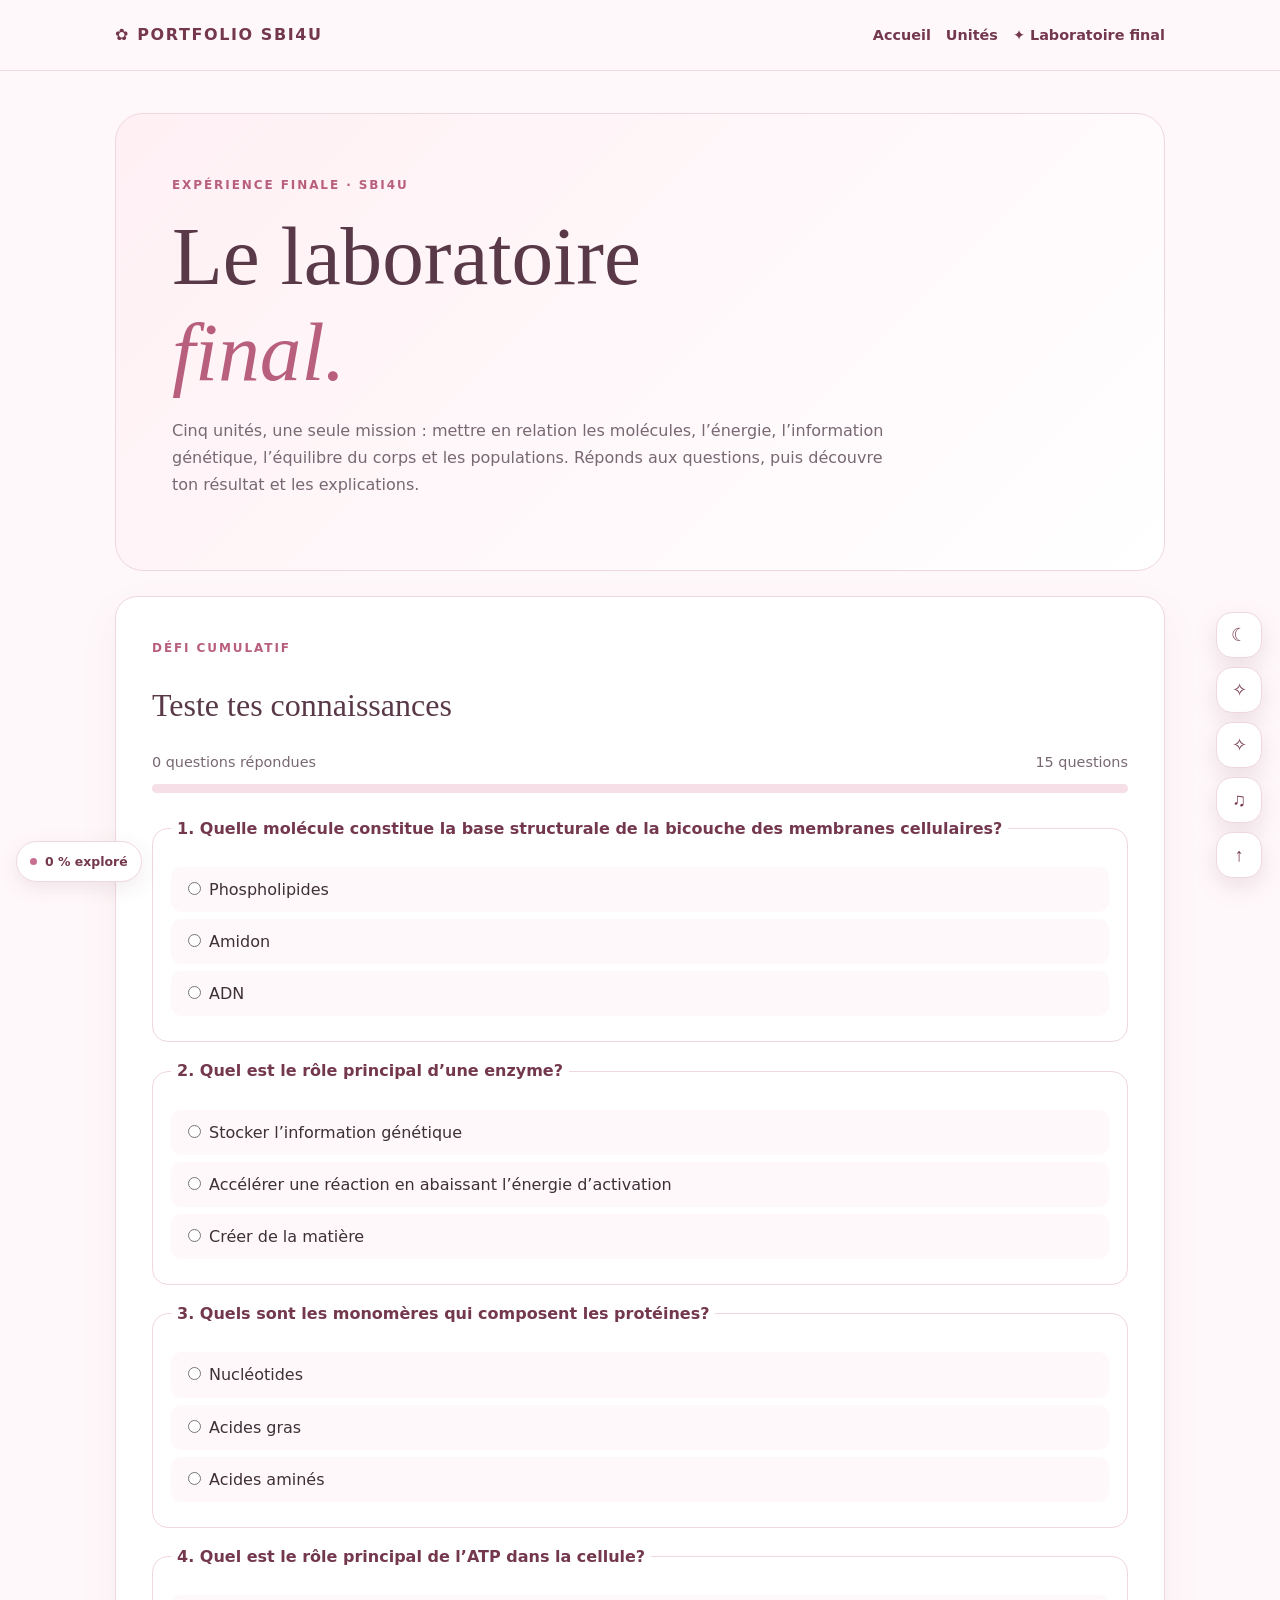
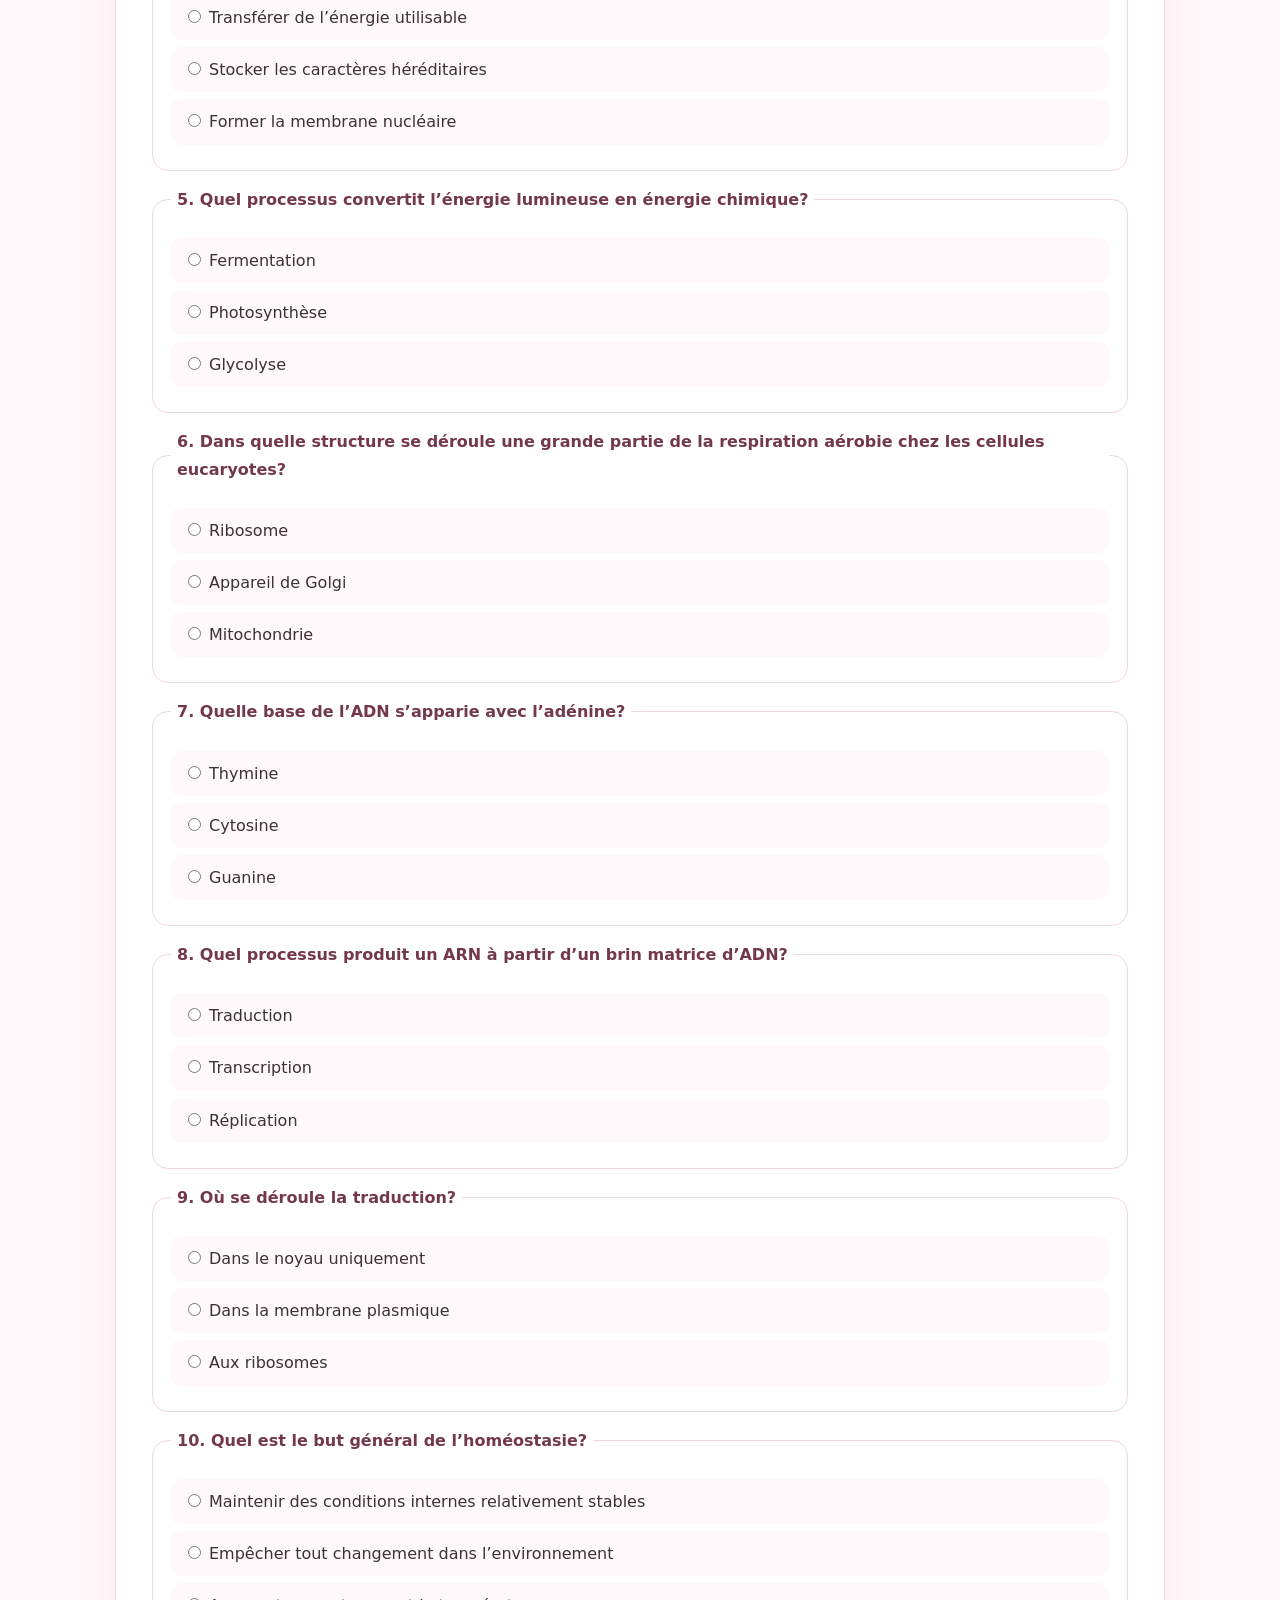
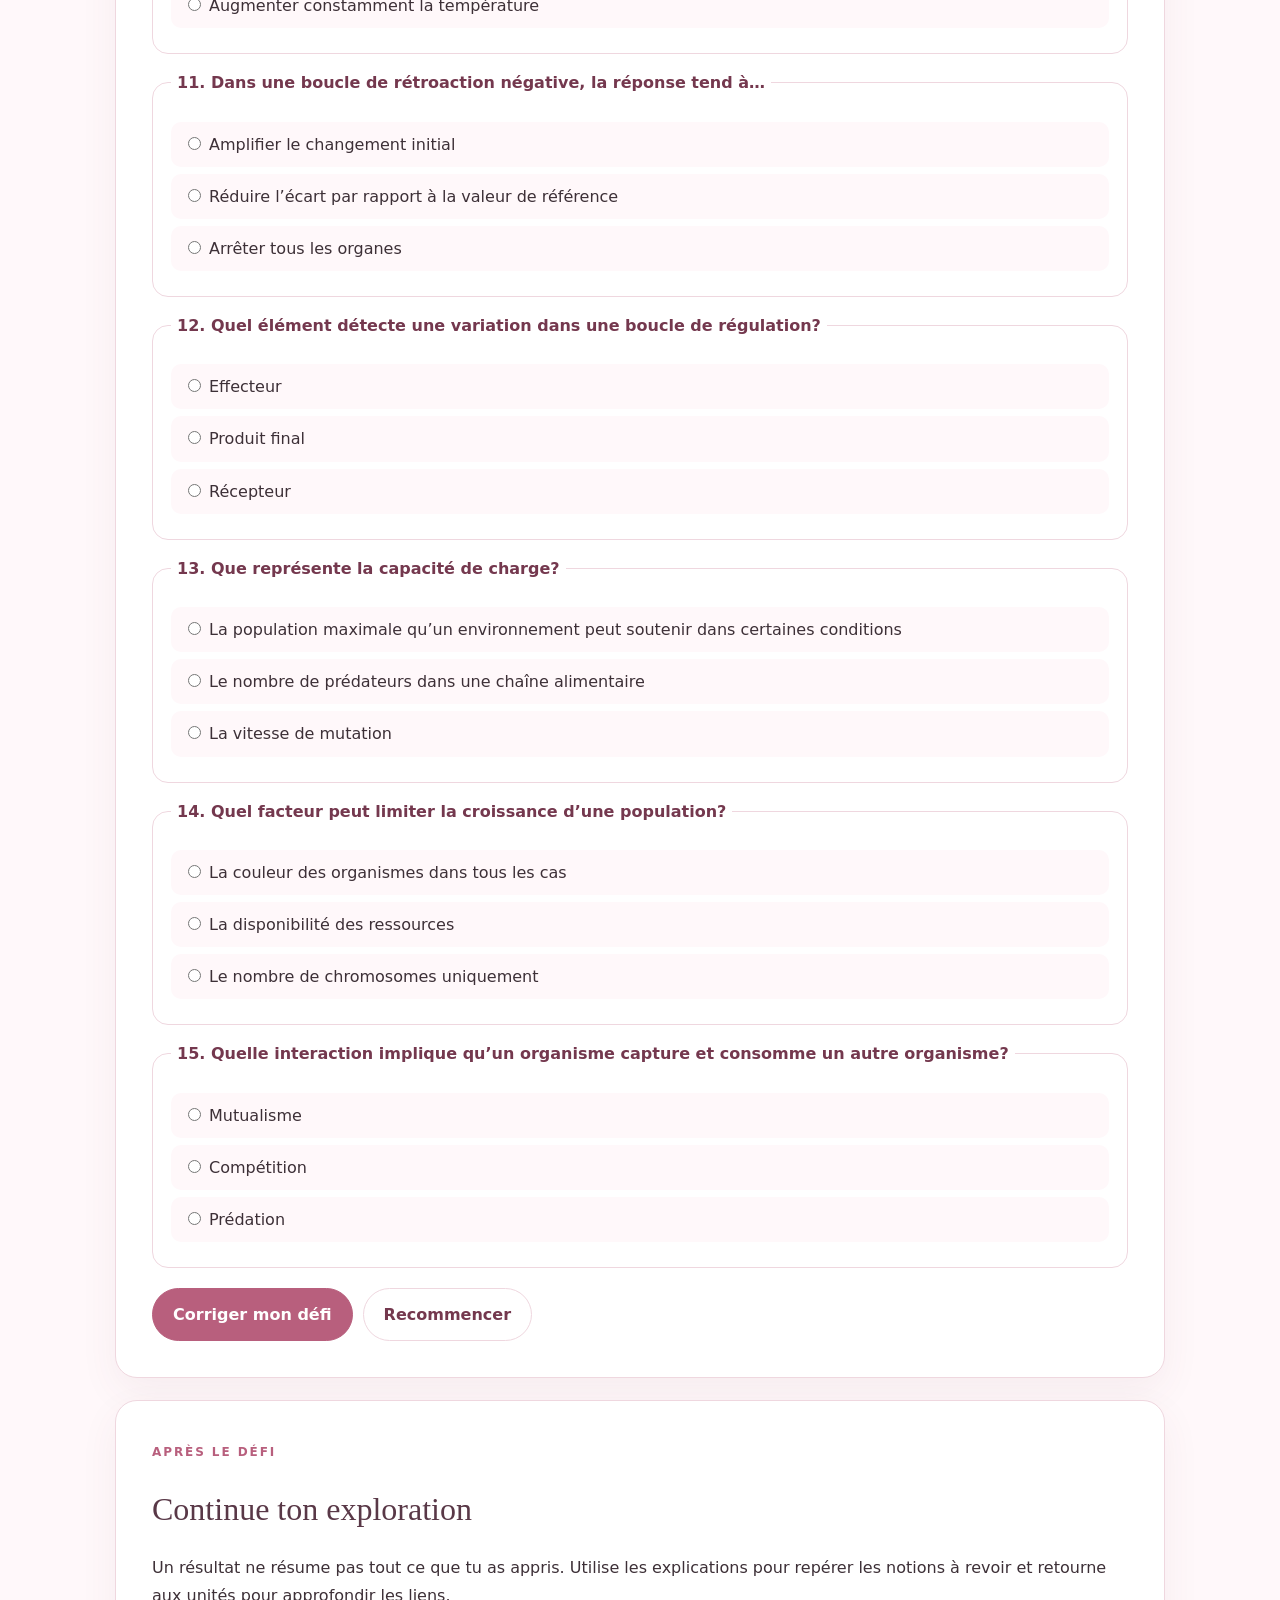
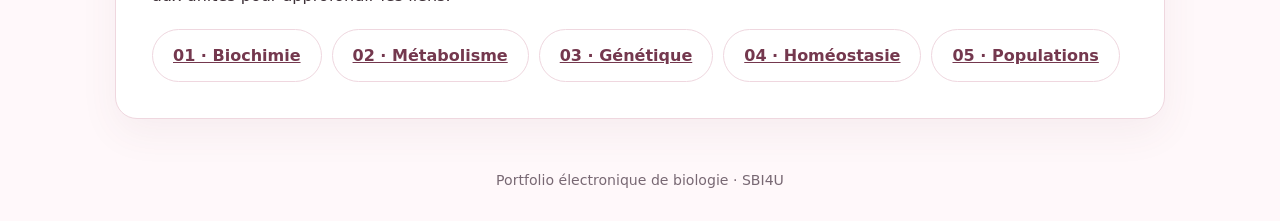
<file: portfolio_sbi4u_site/laboratoire-final.html>
<!DOCTYPE html>
<html lang="fr">
<head>
<meta charset="UTF-8"><meta name="viewport" content="width=device-width, initial-scale=1.0">
<meta name="description" content="Défi cumulatif interactif des cinq unités de biologie SBI4U.">
<title>Le laboratoire final | Portfolio SBI4U</title>
<link rel="stylesheet" href="portfolio-extras.css">
<style>
:root{--bg:#fff8fa;--rose:#b85f7d;--deep:#74384e;--soft:#f6dfe7;--pale:#fff0f4;--plum:#593847;--ink:#3d3037;--muted:#786873;--line:#efd7df}
*{box-sizing:border-box}body{margin:0;background:var(--bg);color:var(--ink);font-family:Inter,system-ui,-apple-system,"Segoe UI",sans-serif;line-height:1.7}.topbar{position:sticky;top:0;background:#fff8faed;backdrop-filter:blur(12px);border-bottom:1px solid var(--line);z-index:5}.nav-wrap,.container{width:min(1050px,calc(100% - 36px));margin:auto}.nav-wrap{min-height:70px;display:flex;justify-content:space-between;align-items:center}.brand{font-weight:850;letter-spacing:.1em;color:var(--deep);text-decoration:none}.nav-links{display:flex;gap:15px}.nav-links a{color:var(--deep);text-decoration:none;font-weight:700;font-size:.9rem}.hero{margin:42px auto 25px;padding:clamp(28px,5vw,56px);border:1px solid var(--line);border-radius:28px;background:linear-gradient(135deg,#fff0f4,#fff);}.eyebrow{color:var(--rose);font-size:.75rem;letter-spacing:.16em;font-weight:850;text-transform:uppercase}h1,h2,h3{font-family:Georgia,serif;color:var(--plum);font-weight:500;line-height:1.15}h1{font-size:clamp(2.8rem,7vw,5.2rem);margin:12px 0}h2{font-size:2rem}.hero p{max-width:720px;color:var(--muted)}.panel{background:white;border:1px solid var(--line);border-radius:22px;padding:clamp(22px,4vw,36px);margin:22px auto;box-shadow:0 14px 38px #74384e10}.question{padding:18px;border:1px solid var(--line);border-radius:16px;margin:15px 0}.question legend{font-weight:800;color:var(--deep);padding:0 6px}.question label{display:block;padding:9px 12px;margin:7px 0;background:#fff8fa;border-radius:10px;cursor:pointer}.question input{accent-color:var(--rose);margin-right:8px}.actions{display:flex;flex-wrap:wrap;gap:10px;margin-top:20px}.btn{border:1px solid var(--rose);border-radius:999px;background:var(--rose);color:white;padding:12px 20px;font:inherit;font-weight:800;cursor:pointer}.btn.alt{background:white;color:var(--deep);border-color:var(--line)}.result{display:none;margin-top:22px;padding:22px;border-radius:17px;background:#fff0f4;border:1px solid var(--line)}.result.show{display:block}.result strong{font-size:1.35rem;color:var(--deep)}.explanation{padding:12px 0;border-bottom:1px solid var(--line)}.explanation:last-child{border:0}.progress-label{display:flex;justify-content:space-between;color:var(--muted);font-size:.9rem}.progress-track{height:9px;background:#f6dfe7;border-radius:99px;overflow:hidden;margin:9px 0 22px}.progress-fill{height:100%;width:0;background:linear-gradient(90deg,#d88eaa,#8d4965);transition:width .25s}footer{padding:28px 18px;text-align:center;color:var(--muted);font-size:.88rem}
@media(max-width:650px){.nav-links{gap:8px;flex-wrap:wrap;justify-content:flex-end}.nav-links a{font-size:.78rem}}
</style>
</head>
<body>
<header class="topbar"><div class="nav-wrap"><a class="brand" href="index.html#unites">✿ PORTFOLIO SBI4U</a><nav class="nav-links"><a href="index.html#unites">Accueil</a><a href="biochimie.html">Unités</a></nav></div></header>
<main class="container">
<section class="hero"><span class="eyebrow">Expérience finale · SBI4U</span><h1>Le laboratoire<br><em style="color:var(--rose)">final.</em></h1><p>Cinq unités, une seule mission : mettre en relation les molécules, l’énergie, l’information génétique, l’équilibre du corps et les populations. Réponds aux questions, puis découvre ton résultat et les explications.</p></section>
<section class="panel"><span class="eyebrow">Défi cumulatif</span><h2>Teste tes connaissances</h2><div class="progress-label"><span id="answeredLabel">0 question répondue</span><span>15 questions</span></div><div class="progress-track"><div class="progress-fill" id="quizProgress"></div></div>
<form id="finalQuiz">
<div id="questionList"></div>
<div class="actions"><button class="btn" type="submit">Corriger mon défi</button><button class="btn alt" type="reset">Recommencer</button></div>
</form><div class="result" id="finalResult" aria-live="polite"></div>
</section>
<section class="panel"><span class="eyebrow">Après le défi</span><h2>Continue ton exploration</h2><p>Un résultat ne résume pas tout ce que tu as appris. Utilise les explications pour repérer les notions à revoir et retourne aux unités pour approfondir les liens.</p><div class="actions"><a class="btn alt" href="biochimie.html">01 · Biochimie</a><a class="btn alt" href="metabolisme.html">02 · Métabolisme</a><a class="btn alt" href="genetique.html">03 · Génétique</a><a class="btn alt" href="homeostasie.html">04 · Homéostasie</a><a class="btn alt" href="populations.html">05 · Populations</a></div></section>
</main><footer>Portfolio électronique de biologie · SBI4U</footer>
<script>
const questions=[
{u:'Biochimie cellulaire',q:'Quelle molécule constitue la base structurale de la bicouche des membranes cellulaires?',o:['Phospholipides','Amidon','ADN'],a:0,e:'Les phospholipides sont amphiphiles et s’organisent en bicouche dans un milieu aqueux.'},
{u:'Biochimie cellulaire',q:'Quel est le rôle principal d’une enzyme?',o:['Stocker l’information génétique','Accélérer une réaction en abaissant l’énergie d’activation','Créer de la matière'],a:1,e:'Une enzyme est un catalyseur biologique. Elle accélère une réaction sans être consommée.'},
{u:'Biochimie cellulaire',q:'Quels sont les monomères qui composent les protéines?',o:['Nucléotides','Acides gras','Acides aminés'],a:2,e:'Les protéines sont des polymères d’acides aminés liés par des liaisons peptidiques.'},
{u:'Processus métaboliques',q:'Quel est le rôle principal de l’ATP dans la cellule?',o:['Transférer de l’énergie utilisable','Stocker les caractères héréditaires','Former la membrane nucléaire'],a:0,e:'L’ATP transfère de l’énergie entre des réactions et des processus cellulaires.'},
{u:'Processus métaboliques',q:'Quel processus convertit l’énergie lumineuse en énergie chimique?',o:['Fermentation','Photosynthèse','Glycolyse'],a:1,e:'La photosynthèse utilise l’énergie lumineuse pour produire des molécules organiques à partir de CO₂ et d’eau.'},
{u:'Processus métaboliques',q:'Dans quelle structure se déroule une grande partie de la respiration aérobie chez les cellules eucaryotes?',o:['Ribosome','Appareil de Golgi','Mitochondrie'],a:2,e:'La mitochondrie accueille notamment le cycle de Krebs et la chaîne de transport d’électrons.'},
{u:'Génétique moléculaire',q:'Quelle base de l’ADN s’apparie avec l’adénine?',o:['Thymine','Cytosine','Guanine'],a:0,e:'Dans l’ADN, l’adénine s’apparie avec la thymine; la cytosine s’apparie avec la guanine.'},
{u:'Génétique moléculaire',q:'Quel processus produit un ARN à partir d’un brin matrice d’ADN?',o:['Traduction','Transcription','Réplication'],a:1,e:'La transcription utilise l’ADN comme modèle pour synthétiser un ARN.'},
{u:'Génétique moléculaire',q:'Où se déroule la traduction?',o:['Dans le noyau uniquement','Dans la membrane plasmique','Aux ribosomes'],a:2,e:'Les ribosomes lisent les codons de l’ARN messager et assemblent les acides aminés.'},
{u:'Homéostasie',q:'Quel est le but général de l’homéostasie?',o:['Maintenir des conditions internes relativement stables','Empêcher tout changement dans l’environnement','Augmenter constamment la température'],a:0,e:'L’homéostasie maintient les variables internes dans des limites compatibles avec le fonctionnement de l’organisme.'},
{u:'Homéostasie',q:'Dans une boucle de rétroaction négative, la réponse tend à…',o:['Amplifier le changement initial','Réduire l’écart par rapport à la valeur de référence','Arrêter tous les organes'],a:1,e:'La rétroaction négative s’oppose à la variation initiale et contribue au retour vers la valeur de référence.'},
{u:'Homéostasie',q:'Quel élément détecte une variation dans une boucle de régulation?',o:['Effecteur','Produit final','Récepteur'],a:2,e:'Le récepteur détecte le changement et transmet l’information au centre de régulation.'},
{u:'Dynamique des populations',q:'Que représente la capacité de charge?',o:['La population maximale qu’un environnement peut soutenir dans certaines conditions','Le nombre de prédateurs dans une chaîne alimentaire','La vitesse de mutation'],a:0,e:'La capacité de charge dépend des ressources et des conditions environnementales.'},
{u:'Dynamique des populations',q:'Quel facteur peut limiter la croissance d’une population?',o:['La couleur des organismes dans tous les cas','La disponibilité des ressources','Le nombre de chromosomes uniquement'],a:1,e:'La nourriture, l’espace, l’eau et d’autres ressources peuvent limiter la croissance.'},
{u:'Dynamique des populations',q:'Quelle interaction implique qu’un organisme capture et consomme un autre organisme?',o:['Mutualisme','Compétition','Prédation'],a:2,e:'La prédation est une interaction trophique dans laquelle un prédateur consomme une proie.'}
];
const list=document.getElementById('questionList');
questions.forEach((q,i)=>{const fs=document.createElement('fieldset');fs.className='question';fs.dataset.answer=q.a;fs.innerHTML='<legend>'+(i+1)+'. '+q.q+'</legend>'+q.o.map((v,j)=>'<label><input required type="radio" name="q'+i+'" value="'+j+'">'+v+'</label>').join('');fs.dataset.unit=q.u;list.appendChild(fs)});
const form=document.getElementById('finalQuiz'),progress=document.getElementById('quizProgress'),answered=document.getElementById('answeredLabel'),result=document.getElementById('finalResult');
function updateProgress(){const n=questions.filter((q,i)=>form.querySelector('input[name="q'+i+'"]:checked')).length;answered.textContent=n+' question'+(n===1?'':'s')+' répondue'+(n===1?'':'s');progress.style.width=(n/questions.length*100)+'%'}
form.addEventListener('change',updateProgress);
form.addEventListener('submit',e=>{e.preventDefault();let score=0;const details=[];questions.forEach((q,i)=>{const chosen=form.querySelector('input[name="q'+i+'"]:checked');if(!chosen)return;const ok=Number(chosen.value)===q.a;if(ok)score++;details.push('<div class="explanation"><strong>'+(ok?'✓':'À revoir')+' · '+q.u+'</strong><br>'+q.q+'<br><span>'+q.e+'</span></div>')});const pct=Math.round(score/questions.length*100);let msg=pct>=87?'Excellent travail! Tes connaissances sont solides.':pct>=67?'Très bon effort! Quelques notions méritent une petite révision.':'Continue à explorer! Revois les explications et réessaie.';result.innerHTML='<strong>Ton résultat : '+score+'/'+questions.length+' ('+pct+' %)</strong><p>'+msg+'</p><h3>Rétroaction question par question</h3>'+details.join('');result.classList.add('show');result.scrollIntoView({behavior:'smooth',block:'start'})});
form.addEventListener('reset',()=>{setTimeout(()=>{updateProgress();result.classList.remove('show');result.innerHTML=''},0)});updateProgress();
</script>
<script src="portfolio-extras.js"></script>
<script src="wow-features.js"></script></body></html>
</file>
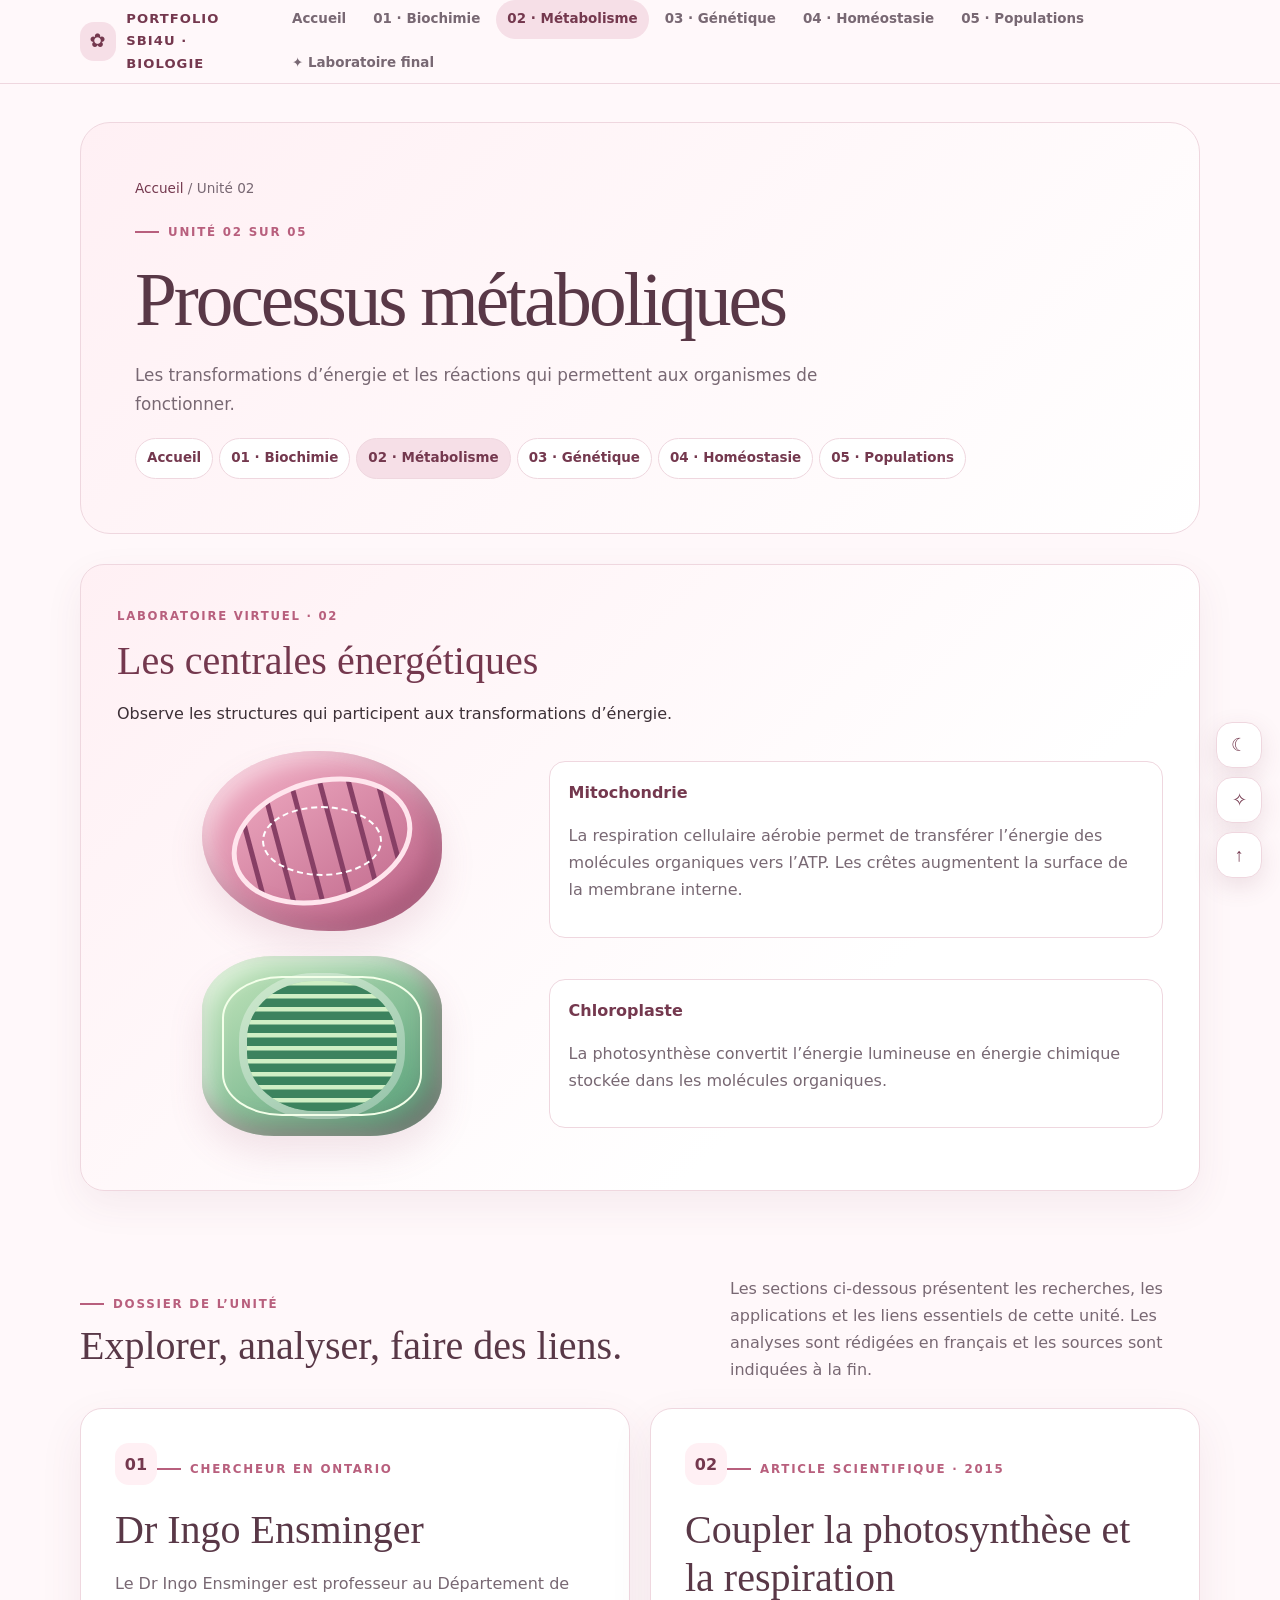
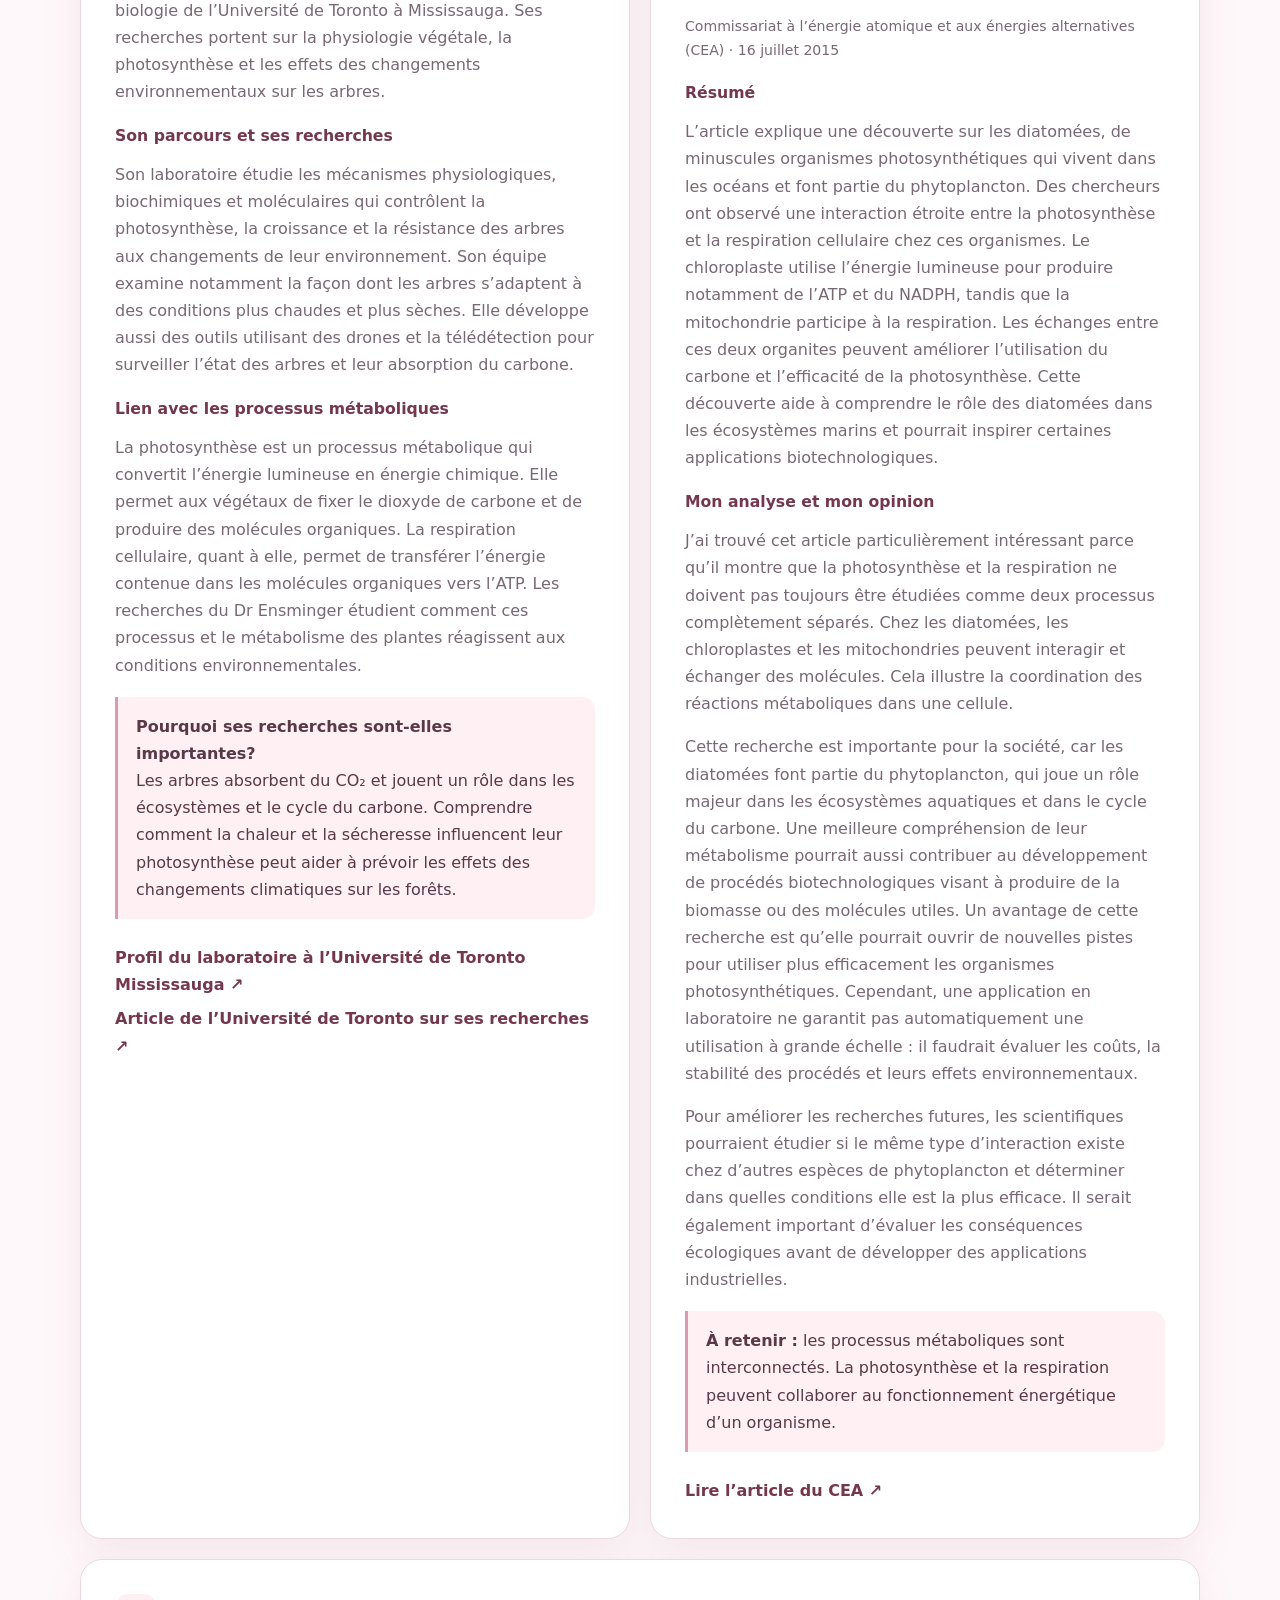
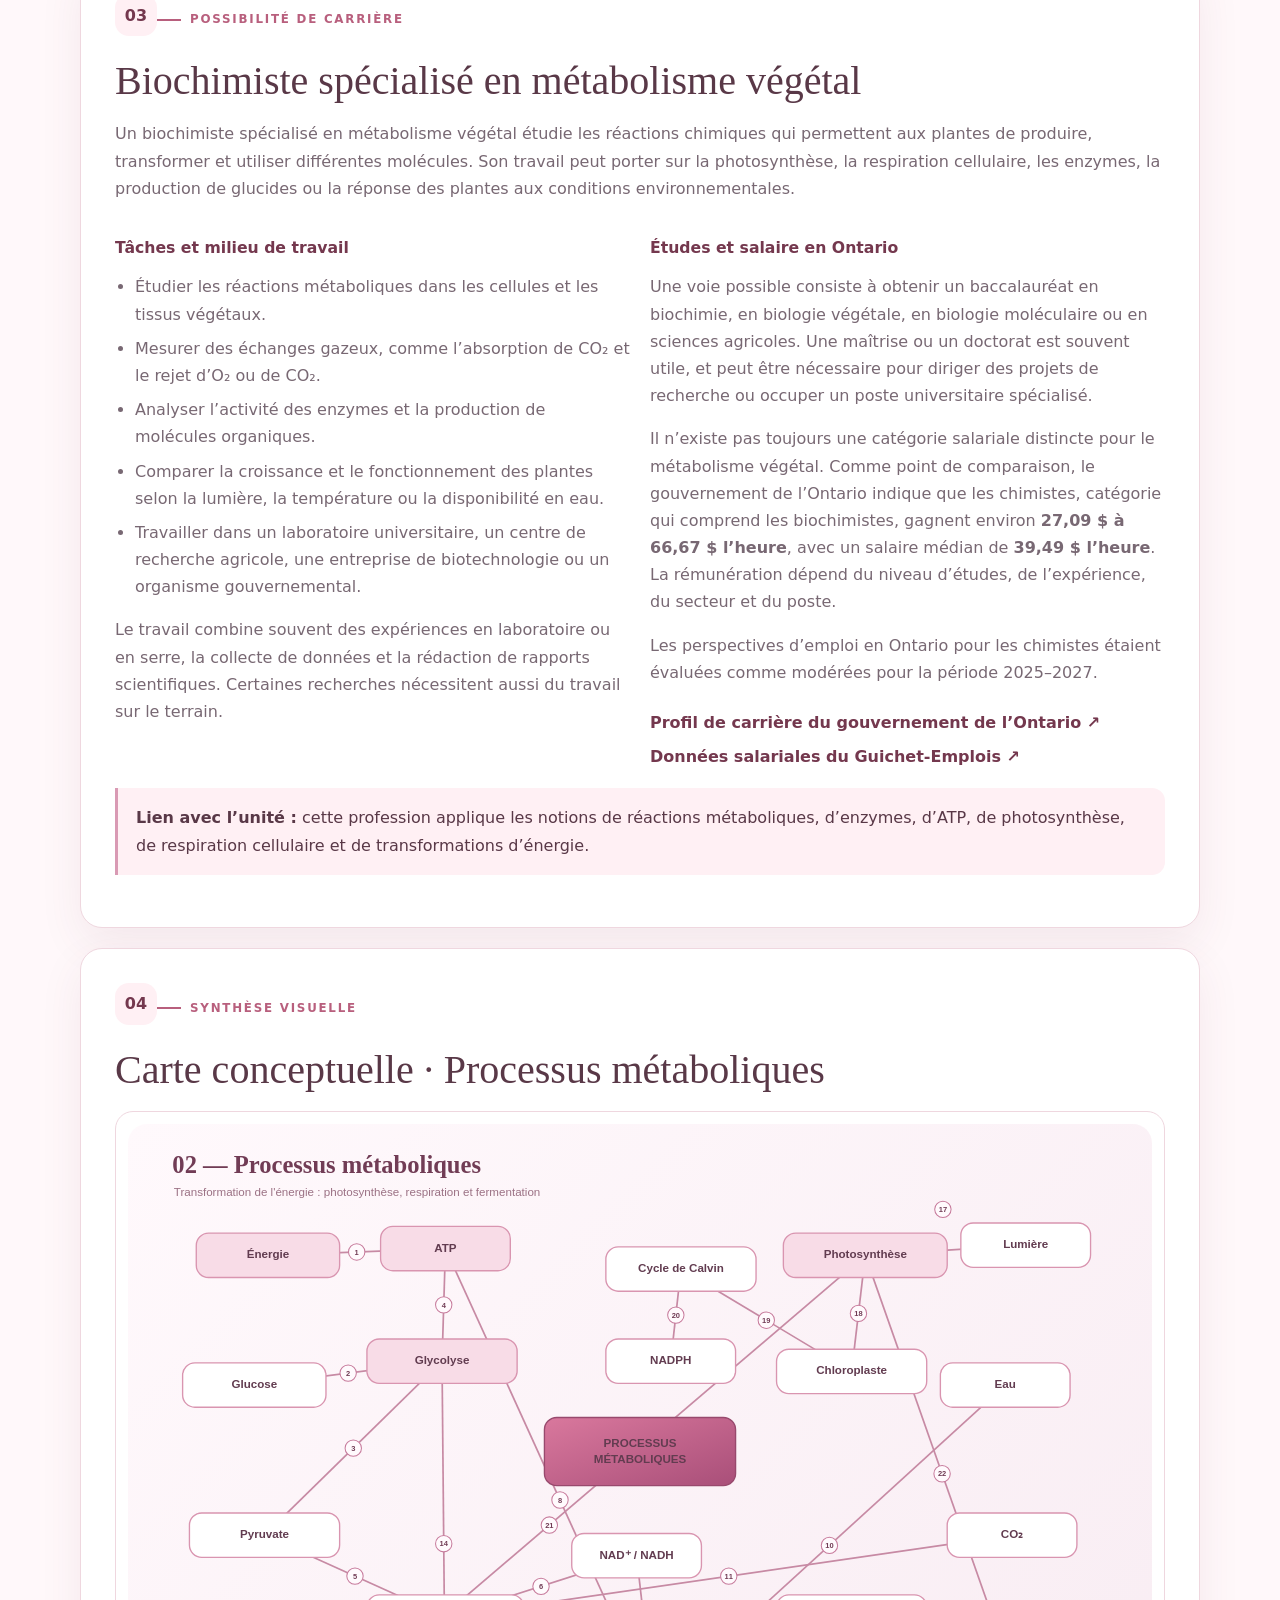
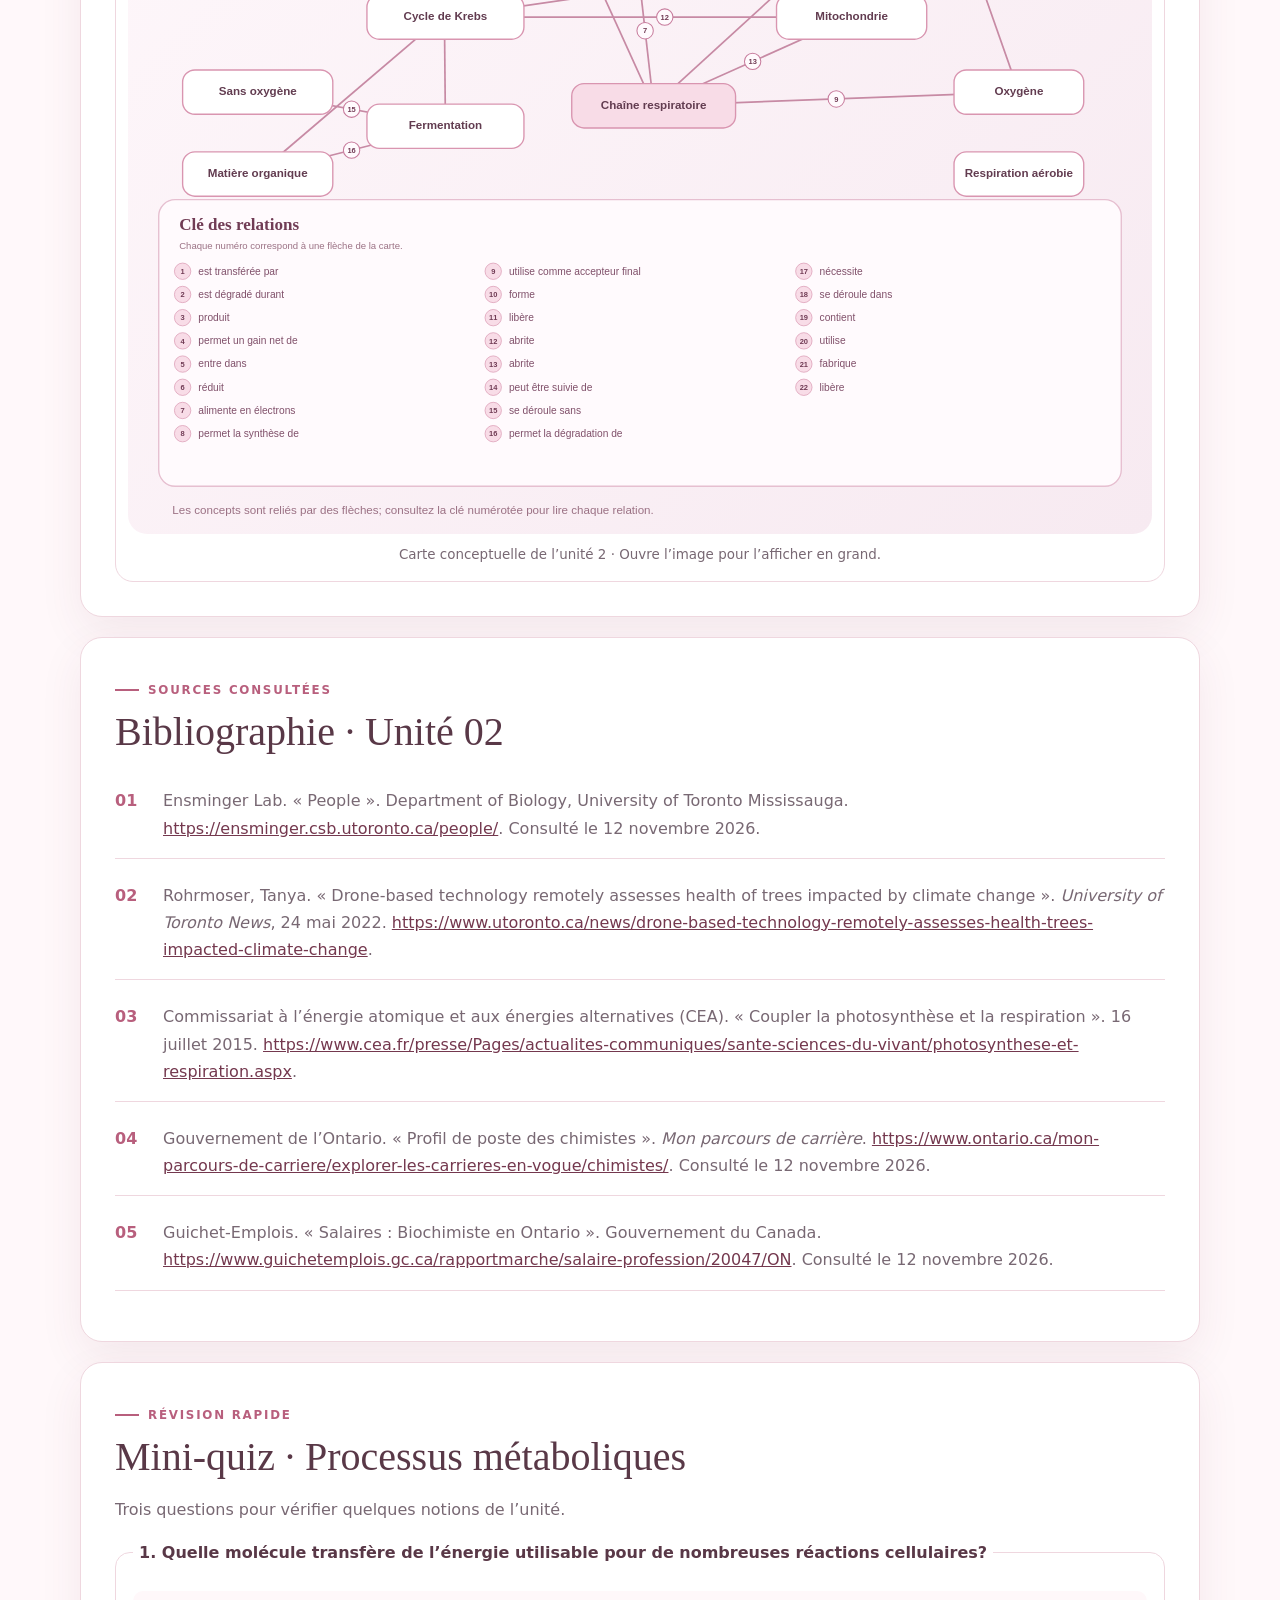
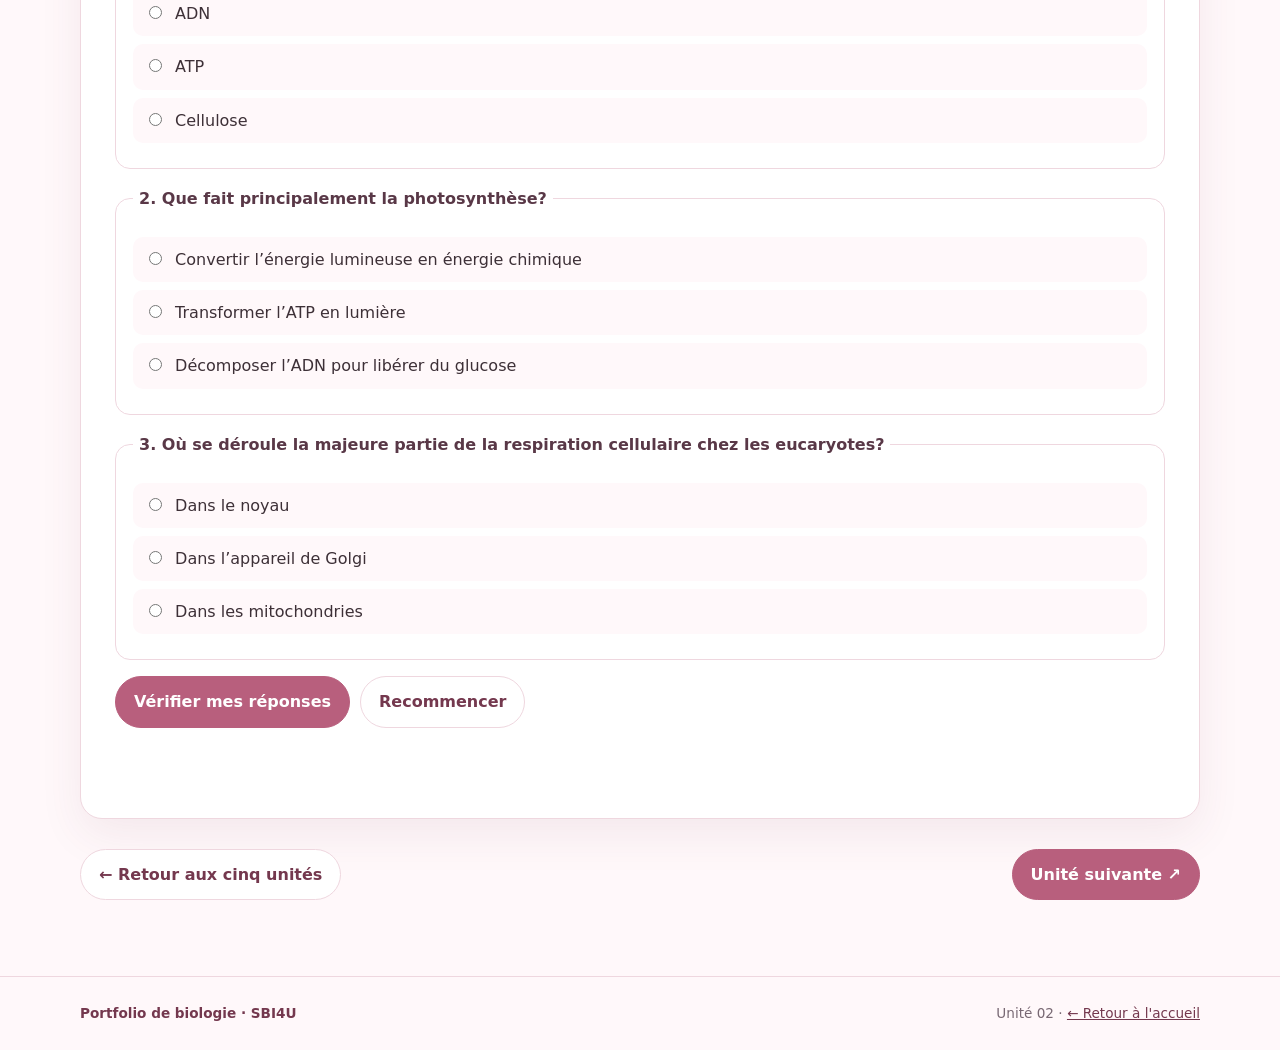
<file: portfolio_sbi4u_site/metabolisme.html>
<!DOCTYPE html>
<html lang="fr"><head><meta charset="UTF-8"><meta name="viewport" content="width=device-width, initial-scale=1.0"><meta name="description" content="Unité 02 — Processus métaboliques, portfolio de biologie SBI4U."><title>Processus métaboliques | Portfolio SBI4U</title><style>
:root{--bg:#fff8fa;--rose:#b85f7d;--deep:#74384e;--soft:#f6dfe7;--pale:#fff0f4;--plum:#593847;--ink:#3d3037;--muted:#786873;--line:#efd7df;--white:#fff;--shadow:0 16px 44px rgba(116,56,78,.08);--radius:22px}
*{box-sizing:border-box}html{scroll-behavior:smooth;scroll-padding-top:90px}body{margin:0;background:var(--bg);color:var(--ink);font-family:Inter,ui-sans-serif,system-ui,-apple-system,"Segoe UI",sans-serif;line-height:1.7}a{color:var(--deep)}.topbar{position:sticky;top:0;z-index:10;background:rgba(255,248,250,.95);backdrop-filter:blur(14px);border-bottom:1px solid var(--line)}.nav-wrap{width:min(1120px,calc(100% - 36px));min-height:72px;margin:auto;display:flex;align-items:center;justify-content:space-between;gap:20px}.brand{display:flex;gap:10px;align-items:center;text-decoration:none;color:var(--deep);font-size:.82rem;font-weight:800;letter-spacing:.08em}.brand-mark{display:grid;place-items:center;width:39px;height:39px;border-radius:14px;background:var(--soft);font-size:1.2rem}.nav-links{display:flex;flex-wrap:wrap;gap:5px}.nav-links a,.unit-nav a{padding:8px 11px;border-radius:999px;text-decoration:none;color:var(--muted);font-size:.84rem;font-weight:650}.nav-links a:hover,.nav-links a[aria-current=page],.unit-nav a[aria-current=page]{background:var(--soft);color:var(--deep)}.menu-toggle{display:none;border:1px solid var(--line);background:white;color:var(--deep);border-radius:12px;padding:9px 12px;font:inherit}.page-hero{width:min(1120px,calc(100% - 36px));margin:38px auto 26px;padding:clamp(25px,5vw,54px);background:linear-gradient(135deg,#fff0f4,#fff);border:1px solid var(--line);border-radius:30px}.breadcrumb{font-size:.85rem;color:var(--muted);margin-bottom:14px}.breadcrumb a{text-decoration:none;color:var(--deep)}.eyebrow{display:inline-flex;align-items:center;gap:9px;color:var(--rose);text-transform:uppercase;letter-spacing:.15em;font-size:.74rem;font-weight:850}.eyebrow:before{content:"";width:24px;height:2px;background:var(--rose)}h1,h2,h3{font-family:Georgia,"Times New Roman",serif;color:var(--plum);font-weight:500;line-height:1.18}h1{font-size:clamp(2.7rem,6vw,4.7rem);letter-spacing:-.04em;margin:14px 0}h2{font-size:clamp(1.8rem,3.5vw,2.5rem);margin:8px 0 14px}h3{font-size:1.35rem;margin:22px 0 8px}.page-hero>p{max-width:760px;color:var(--muted);font-size:1.05rem}.unit-nav{display:flex;flex-wrap:wrap;gap:6px;margin-top:20px}.unit-nav a{background:white;border:1px solid var(--line);color:var(--deep)}.section{padding:54px 20px 76px}.container{width:min(1120px,100%);margin:auto}.intro-row{display:flex;justify-content:space-between;align-items:end;gap:25px;margin-bottom:25px}.intro-row p{max-width:470px;color:var(--muted);margin:0}.content-grid{display:grid;grid-template-columns:repeat(2,minmax(0,1fr));gap:20px}.content-card{background:white;border:1px solid var(--line);border-radius:var(--radius);padding:clamp(23px,3vw,34px);box-shadow:var(--shadow);min-width:0}.content-card p,.content-card li{color:var(--muted)}.content-card ul{padding-left:1.25rem}.content-card li{margin:7px 0}.wide{grid-column:1/-1}.number{display:inline-grid;place-items:center;width:42px;height:42px;border-radius:14px;background:var(--pale);color:var(--deep);font-weight:850;margin-bottom:13px}.subheading{color:var(--deep);font-family:inherit;font-weight:800;font-size:.98rem;margin:21px 0 6px}.highlight{padding:16px 18px;background:var(--pale);border-left:3px solid #d99ab4;border-radius:0 13px 13px 0;color:var(--plum);margin:18px 0}.source-link{display:inline-block;margin-top:7px;font-weight:750;text-decoration:none}.source-link:hover{text-decoration:underline}.article-meta{font-size:.88rem;color:var(--muted)}.concept-layout{display:grid;grid-template-columns:.75fr 1.25fr;gap:22px;align-items:start}.concept-guide{background:var(--pale);border-radius:17px;padding:20px}.concept-guide h3{margin-top:0}.concept-guide li{color:var(--plum);margin:8px 0}.concept-canvas{min-height:680px;border:2px dashed #dfb5c4;border-radius:19px;background:radial-gradient(circle at 20% 15%,#fff0f4 0 5%,transparent 5.5%),radial-gradient(circle at 82% 70%,#f6dfe7 0 7%,transparent 7.5%),#fff;display:flex;align-items:center;justify-content:center;text-align:center;padding:35px;color:var(--muted)}.concept-canvas p{max-width:420px}.bibliography{list-style:none;padding:0!important;counter-reset:refs}.bibliography li{counter-increment:refs;padding:16px 0 16px 48px;border-bottom:1px solid var(--line);position:relative}.bibliography li:before{content:counter(refs,decimal-leading-zero);position:absolute;left:0;top:16px;color:var(--rose);font-weight:850}.bibliography a{overflow-wrap:anywhere}.quiz-question{margin:16px 0;padding:17px;border:1px solid var(--line);border-radius:15px}.quiz-question legend{padding:0 6px;color:var(--plum);font-weight:750}.quiz-question label{display:block;margin:8px 0;padding:9px 11px;background:var(--bg);border-radius:10px;cursor:pointer}.quiz-question input{accent-color:var(--rose);margin-right:8px}.quiz-actions{display:flex;flex-wrap:wrap;gap:10px;margin-top:16px}.button{display:inline-flex;align-items:center;justify-content:center;padding:11px 18px;border-radius:999px;border:1px solid var(--rose);background:var(--rose);color:white;text-decoration:none;font:inherit;font-weight:750;cursor:pointer}.button.secondary{background:white;color:var(--deep);border-color:var(--line)}.quiz-result{color:var(--deep);font-weight:750;min-height:1.5em}.page-footer-links{display:flex;justify-content:space-between;flex-wrap:wrap;gap:12px;margin-top:30px}footer{border-top:1px solid var(--line);padding:25px 20px;color:var(--muted);font-size:.85rem}.footer-inner{width:min(1120px,100%);margin:auto;display:flex;justify-content:space-between;flex-wrap:wrap;gap:10px}.footer-inner strong{color:var(--deep)}
@media(max-width:850px){.menu-toggle{display:block}.nav-links{display:none;position:absolute;top:71px;left:0;right:0;background:var(--bg);border-bottom:1px solid var(--line);padding:12px 18px 18px;flex-direction:column}.nav-links.open{display:flex}.nav-links a{padding:11px 14px}.intro-row{display:block}.intro-row p{margin-top:12px}.concept-layout{grid-template-columns:1fr}}
@media(max-width:650px){.content-grid{grid-template-columns:1fr}.wide{grid-column:auto}.page-hero{margin-top:22px}.section{padding:40px 15px 58px}.concept-canvas{min-height:520px}.page-footer-links{flex-direction:column}.page-footer-links .button{width:100%}}
@media(prefers-reduced-motion:reduce){html{scroll-behavior:auto}}
</style><link rel="stylesheet" href="portfolio-extras.css">
</head><body><header class="topbar"><div class="nav-wrap"><a class="brand" href="index.html#unites"><span class="brand-mark">✿</span><span>PORTFOLIO<br>SBI4U · BIOLOGIE</span></a><button class="menu-toggle" id="menuToggle" aria-expanded="false" aria-controls="navLinks">☰ Menu</button><nav class="nav-links" id="navLinks" aria-label="Navigation principale"><a href="index.html#unites">Accueil</a><a href="biochimie.html" >01 · Biochimie</a><a href="metabolisme.html" aria-current="page">02 · Métabolisme</a><a href="genetique.html">03 · Génétique</a><a href="homeostasie.html">04 · Homéostasie</a><a href="populations.html">05 · Populations</a></nav></div></header><main><section class="page-hero"><div class="breadcrumb"><a href="index.html#unites">Accueil</a> / Unité 02</div><span class="eyebrow">Unité 02 sur 05</span><h1>Processus métaboliques</h1><p>Les transformations d’énergie et les réactions qui permettent aux organismes de fonctionner.</p><div class="unit-nav"><a href="index.html#unites">Accueil</a><a href="biochimie.html" >01 · Biochimie</a><a href="metabolisme.html" aria-current="page">02 · Métabolisme</a><a href="genetique.html">03 · Génétique</a><a href="homeostasie.html">04 · Homéostasie</a><a href="populations.html">05 · Populations</a></div></section><section class="extra-panel wow-lab extra-reveal"><span class="extra-kicker">Laboratoire virtuel · 02</span><h2>Les centrales énergétiques</h2><p>Observe les structures qui participent aux transformations d’énergie.</p><div class="wow-model-row"><div class="mito-3d" role="img" aria-label="Illustration animée d'une mitochondrie"><span></span></div><div class="extra-output"><strong>Mitochondrie</strong><p>La respiration cellulaire aérobie permet de transférer l’énergie des molécules organiques vers l’ATP. Les crêtes augmentent la surface de la membrane interne.</p></div></div><div class="wow-model-row"><div class="chloro-3d" role="img" aria-label="Illustration animée d'un chloroplaste"><span></span></div><div class="extra-output"><strong>Chloroplaste</strong><p>La photosynthèse convertit l’énergie lumineuse en énergie chimique stockée dans les molécules organiques.</p></div></div></section>
<section class="section"><div class="container"><div class="intro-row"><div><span class="eyebrow">Dossier de l’unité</span><h2>Explorer, analyser, faire des liens.</h2></div><p>Les sections ci-dessous présentent les recherches, les applications et les liens essentiels de cette unité. Les analyses sont rédigées en français et les sources sont indiquées à la fin.</p></div>
<div class="content-grid">
<article class="content-card"><span class="number">01</span><span class="eyebrow">Chercheur en Ontario</span><h2>Dr Ingo Ensminger</h2><p>Le Dr Ingo Ensminger est professeur au Département de biologie de l’Université de Toronto à Mississauga. Ses recherches portent sur la physiologie végétale, la photosynthèse et les effets des changements environnementaux sur les arbres.</p><h3 class="subheading">Son parcours et ses recherches</h3><p>Son laboratoire étudie les mécanismes physiologiques, biochimiques et moléculaires qui contrôlent la photosynthèse, la croissance et la résistance des arbres aux changements de leur environnement. Son équipe examine notamment la façon dont les arbres s’adaptent à des conditions plus chaudes et plus sèches. Elle développe aussi des outils utilisant des drones et la télédétection pour surveiller l’état des arbres et leur absorption du carbone.</p><h3 class="subheading">Lien avec les processus métaboliques</h3><p>La photosynthèse est un processus métabolique qui convertit l’énergie lumineuse en énergie chimique. Elle permet aux végétaux de fixer le dioxyde de carbone et de produire des molécules organiques. La respiration cellulaire, quant à elle, permet de transférer l’énergie contenue dans les molécules organiques vers l’ATP. Les recherches du Dr Ensminger étudient comment ces processus et le métabolisme des plantes réagissent aux conditions environnementales.</p><div class="highlight"><strong>Pourquoi ses recherches sont-elles importantes?</strong><br>Les arbres absorbent du CO₂ et jouent un rôle dans les écosystèmes et le cycle du carbone. Comprendre comment la chaleur et la sécheresse influencent leur photosynthèse peut aider à prévoir les effets des changements climatiques sur les forêts.</div><a class="source-link" href="https://ensminger.csb.utoronto.ca/people/" target="_blank" rel="noopener">Profil du laboratoire à l’Université de Toronto Mississauga ↗</a><br><a class="source-link" href="https://www.utoronto.ca/news/drone-based-technology-remotely-assesses-health-trees-impacted-climate-change" target="_blank" rel="noopener">Article de l’Université de Toronto sur ses recherches ↗</a></article>
<article class="content-card"><span class="number">02</span><span class="eyebrow">Article scientifique · 2015</span><h2>Coupler la photosynthèse et la respiration</h2><p class="article-meta">Commissariat à l’énergie atomique et aux énergies alternatives (CEA) · 16 juillet 2015</p><h3 class="subheading">Résumé</h3><p>L’article explique une découverte sur les diatomées, de minuscules organismes photosynthétiques qui vivent dans les océans et font partie du phytoplancton. Des chercheurs ont observé une interaction étroite entre la photosynthèse et la respiration cellulaire chez ces organismes. Le chloroplaste utilise l’énergie lumineuse pour produire notamment de l’ATP et du NADPH, tandis que la mitochondrie participe à la respiration. Les échanges entre ces deux organites peuvent améliorer l’utilisation du carbone et l’efficacité de la photosynthèse. Cette découverte aide à comprendre le rôle des diatomées dans les écosystèmes marins et pourrait inspirer certaines applications biotechnologiques.</p><h3 class="subheading">Mon analyse et mon opinion</h3><p>J’ai trouvé cet article particulièrement intéressant parce qu’il montre que la photosynthèse et la respiration ne doivent pas toujours être étudiées comme deux processus complètement séparés. Chez les diatomées, les chloroplastes et les mitochondries peuvent interagir et échanger des molécules. Cela illustre la coordination des réactions métaboliques dans une cellule.</p><p>Cette recherche est importante pour la société, car les diatomées font partie du phytoplancton, qui joue un rôle majeur dans les écosystèmes aquatiques et dans le cycle du carbone. Une meilleure compréhension de leur métabolisme pourrait aussi contribuer au développement de procédés biotechnologiques visant à produire de la biomasse ou des molécules utiles. Un avantage de cette recherche est qu’elle pourrait ouvrir de nouvelles pistes pour utiliser plus efficacement les organismes photosynthétiques. Cependant, une application en laboratoire ne garantit pas automatiquement une utilisation à grande échelle : il faudrait évaluer les coûts, la stabilité des procédés et leurs effets environnementaux.</p><p>Pour améliorer les recherches futures, les scientifiques pourraient étudier si le même type d’interaction existe chez d’autres espèces de phytoplancton et déterminer dans quelles conditions elle est la plus efficace. Il serait également important d’évaluer les conséquences écologiques avant de développer des applications industrielles.</p><div class="highlight"><strong>À retenir :</strong> les processus métaboliques sont interconnectés. La photosynthèse et la respiration peuvent collaborer au fonctionnement énergétique d’un organisme.</div><a class="source-link" href="https://www.cea.fr/presse/Pages/actualites-communiques/sante-sciences-du-vivant/photosynthese-et-respiration.aspx" target="_blank" rel="noopener">Lire l’article du CEA ↗</a></article>
<article class="content-card wide"><span class="number">03</span><span class="eyebrow">Possibilité de carrière</span><h2>Biochimiste spécialisé en métabolisme végétal</h2><p>Un biochimiste spécialisé en métabolisme végétal étudie les réactions chimiques qui permettent aux plantes de produire, transformer et utiliser différentes molécules. Son travail peut porter sur la photosynthèse, la respiration cellulaire, les enzymes, la production de glucides ou la réponse des plantes aux conditions environnementales.</p><div class="content-grid"><div><h3 class="subheading">Tâches et milieu de travail</h3><ul><li>Étudier les réactions métaboliques dans les cellules et les tissus végétaux.</li><li>Mesurer des échanges gazeux, comme l’absorption de CO₂ et le rejet d’O₂ ou de CO₂.</li><li>Analyser l’activité des enzymes et la production de molécules organiques.</li><li>Comparer la croissance et le fonctionnement des plantes selon la lumière, la température ou la disponibilité en eau.</li><li>Travailler dans un laboratoire universitaire, un centre de recherche agricole, une entreprise de biotechnologie ou un organisme gouvernemental.</li></ul><p>Le travail combine souvent des expériences en laboratoire ou en serre, la collecte de données et la rédaction de rapports scientifiques. Certaines recherches nécessitent aussi du travail sur le terrain.</p></div><div><h3 class="subheading">Études et salaire en Ontario</h3><p>Une voie possible consiste à obtenir un baccalauréat en biochimie, en biologie végétale, en biologie moléculaire ou en sciences agricoles. Une maîtrise ou un doctorat est souvent utile, et peut être nécessaire pour diriger des projets de recherche ou occuper un poste universitaire spécialisé.</p><p>Il n’existe pas toujours une catégorie salariale distincte pour le métabolisme végétal. Comme point de comparaison, le gouvernement de l’Ontario indique que les chimistes, catégorie qui comprend les biochimistes, gagnent environ <strong>27,09 $ à 66,67 $ l’heure</strong>, avec un salaire médian de <strong>39,49 $ l’heure</strong>. La rémunération dépend du niveau d’études, de l’expérience, du secteur et du poste.</p><p>Les perspectives d’emploi en Ontario pour les chimistes étaient évaluées comme modérées pour la période 2025–2027.</p><a class="source-link" href="https://www.ontario.ca/mon-parcours-de-carriere/explorer-les-carrieres-en-vogue/chimistes/" target="_blank" rel="noopener">Profil de carrière du gouvernement de l’Ontario ↗</a><br><a class="source-link" href="https://www.guichetemplois.gc.ca/rapportmarche/salaire-profession/20047/ON" target="_blank" rel="noopener">Données salariales du Guichet-Emplois ↗</a></div></div><div class="highlight"><strong>Lien avec l’unité :</strong> cette profession applique les notions de réactions métaboliques, d’enzymes, d’ATP, de photosynthèse, de respiration cellulaire et de transformations d’énergie.</div></article>
<section class="content-card wide"><span class="number">04</span><span class="eyebrow">Synthèse visuelle</span><h2>Carte conceptuelle · Processus métaboliques</h2><figure class="concept-map-figure"><a class="concept-map-link" href="assets/02_processus_metaboliques.svg" target="_blank" rel="noopener" aria-label="Ouvrir la carte conceptuelle des processus métaboliques en grand"><img class="concept-map-image" src="assets/02_processus_metaboliques.svg" alt="Carte conceptuelle des processus métaboliques : photosynthèse, respiration cellulaire, glycolyse, cycle de Krebs, ATP et transformations d’énergie reliés par des relations indiquées."></a><figcaption>Carte conceptuelle de l’unité 2 · Ouvre l’image pour l’afficher en grand.</figcaption></figure></section>
<section class="content-card wide"><span class="eyebrow">Sources consultées</span><h2>Bibliographie · Unité 02</h2><ol class="bibliography"><li>Ensminger Lab. « People ». Department of Biology, University of Toronto Mississauga. <a href="https://ensminger.csb.utoronto.ca/people/" target="_blank" rel="noopener">https://ensminger.csb.utoronto.ca/people/</a>. Consulté le 12 novembre 2026.</li><li>Rohrmoser, Tanya. « Drone-based technology remotely assesses health of trees impacted by climate change ». <em>University of Toronto News</em>, 24 mai 2022. <a href="https://www.utoronto.ca/news/drone-based-technology-remotely-assesses-health-trees-impacted-climate-change" target="_blank" rel="noopener">https://www.utoronto.ca/news/drone-based-technology-remotely-assesses-health-trees-impacted-climate-change</a>.</li><li>Commissariat à l’énergie atomique et aux énergies alternatives (CEA). « Coupler la photosynthèse et la respiration ». 16 juillet 2015. <a href="https://www.cea.fr/presse/Pages/actualites-communiques/sante-sciences-du-vivant/photosynthese-et-respiration.aspx" target="_blank" rel="noopener">https://www.cea.fr/presse/Pages/actualites-communiques/sante-sciences-du-vivant/photosynthese-et-respiration.aspx</a>.</li><li>Gouvernement de l’Ontario. « Profil de poste des chimistes ». <em>Mon parcours de carrière</em>. <a href="https://www.ontario.ca/mon-parcours-de-carriere/explorer-les-carrieres-en-vogue/chimistes/" target="_blank" rel="noopener">https://www.ontario.ca/mon-parcours-de-carriere/explorer-les-carrieres-en-vogue/chimistes/</a>. Consulté le 12 novembre 2026.</li><li>Guichet-Emplois. « Salaires : Biochimiste en Ontario ». Gouvernement du Canada. <a href="https://www.guichetemplois.gc.ca/rapportmarche/salaire-profession/20047/ON" target="_blank" rel="noopener">https://www.guichetemplois.gc.ca/rapportmarche/salaire-profession/20047/ON</a>. Consulté le 12 novembre 2026.</li></ol></section>
<section class="content-card wide"><span class="eyebrow">Révision rapide</span><h2>Mini-quiz · Processus métaboliques</h2><p>Trois questions pour vérifier quelques notions de l’unité.</p><form class="unit-quiz"><fieldset class="quiz-question" data-answer="1"><legend>1. Quelle molécule transfère de l’énergie utilisable pour de nombreuses réactions cellulaires?</legend><label><input type="radio" name="mq1" value="0"> ADN</label><label><input type="radio" name="mq1" value="1"> ATP</label><label><input type="radio" name="mq1" value="2"> Cellulose</label></fieldset><fieldset class="quiz-question" data-answer="0"><legend>2. Que fait principalement la photosynthèse?</legend><label><input type="radio" name="mq2" value="0"> Convertir l’énergie lumineuse en énergie chimique</label><label><input type="radio" name="mq2" value="1"> Transformer l’ATP en lumière</label><label><input type="radio" name="mq2" value="2"> Décomposer l’ADN pour libérer du glucose</label></fieldset><fieldset class="quiz-question" data-answer="2"><legend>3. Où se déroule la majeure partie de la respiration cellulaire chez les eucaryotes?</legend><label><input type="radio" name="mq3" value="0"> Dans le noyau</label><label><input type="radio" name="mq3" value="1"> Dans l’appareil de Golgi</label><label><input type="radio" name="mq3" value="2"> Dans les mitochondries</label></fieldset><div class="quiz-actions"><button class="button" type="submit">Vérifier mes réponses</button><button class="button secondary" type="reset">Recommencer</button></div><p class="quiz-result" data-quiz-result aria-live="polite"></p></form></section>
</div>
<div class="page-footer-links"><a class="button secondary" href="index.html#unites">← Retour aux cinq unités</a><a class="button" href="genetique.html">Unité suivante ↗</a></div></div></section></main><footer><div class="footer-inner"><span><strong>Portfolio de biologie · SBI4U</strong></span><span>Unité 02 · <a href="index.html#unites">← Retour à l'accueil</a></span></div></footer><script>
const menuToggle=document.getElementById('menuToggle');const navLinks=document.getElementById('navLinks');menuToggle.addEventListener('click',()=>{const open=navLinks.classList.toggle('open');menuToggle.setAttribute('aria-expanded',String(open));menuToggle.textContent=open?'✕ Fermer':'☰ Menu';});navLinks.querySelectorAll('a').forEach(a=>a.addEventListener('click',()=>{navLinks.classList.remove('open');menuToggle.setAttribute('aria-expanded','false');menuToggle.textContent='☰ Menu';}));document.querySelectorAll('.unit-quiz').forEach(form=>{const result=form.querySelector('[data-quiz-result]');form.addEventListener('submit',e=>{e.preventDefault();const qs=[...form.querySelectorAll('.quiz-question')];if(qs.some(q=>!q.querySelector('input:checked'))){result.textContent='Choisis une réponse pour chaque question avant de vérifier.';return;}let score=0;qs.forEach(q=>{if(q.querySelector('input:checked').value===q.dataset.answer)score++;});result.textContent=`Résultat : ${score}/${qs.length}. ${score===qs.length?'Excellent travail !':'Relis les explications et réessaie !'}`;});form.addEventListener('reset',()=>result.textContent='');});
</script><script src="portfolio-extras.js"></script>
<script src="wow-features.js"></script></body></html>
</file>
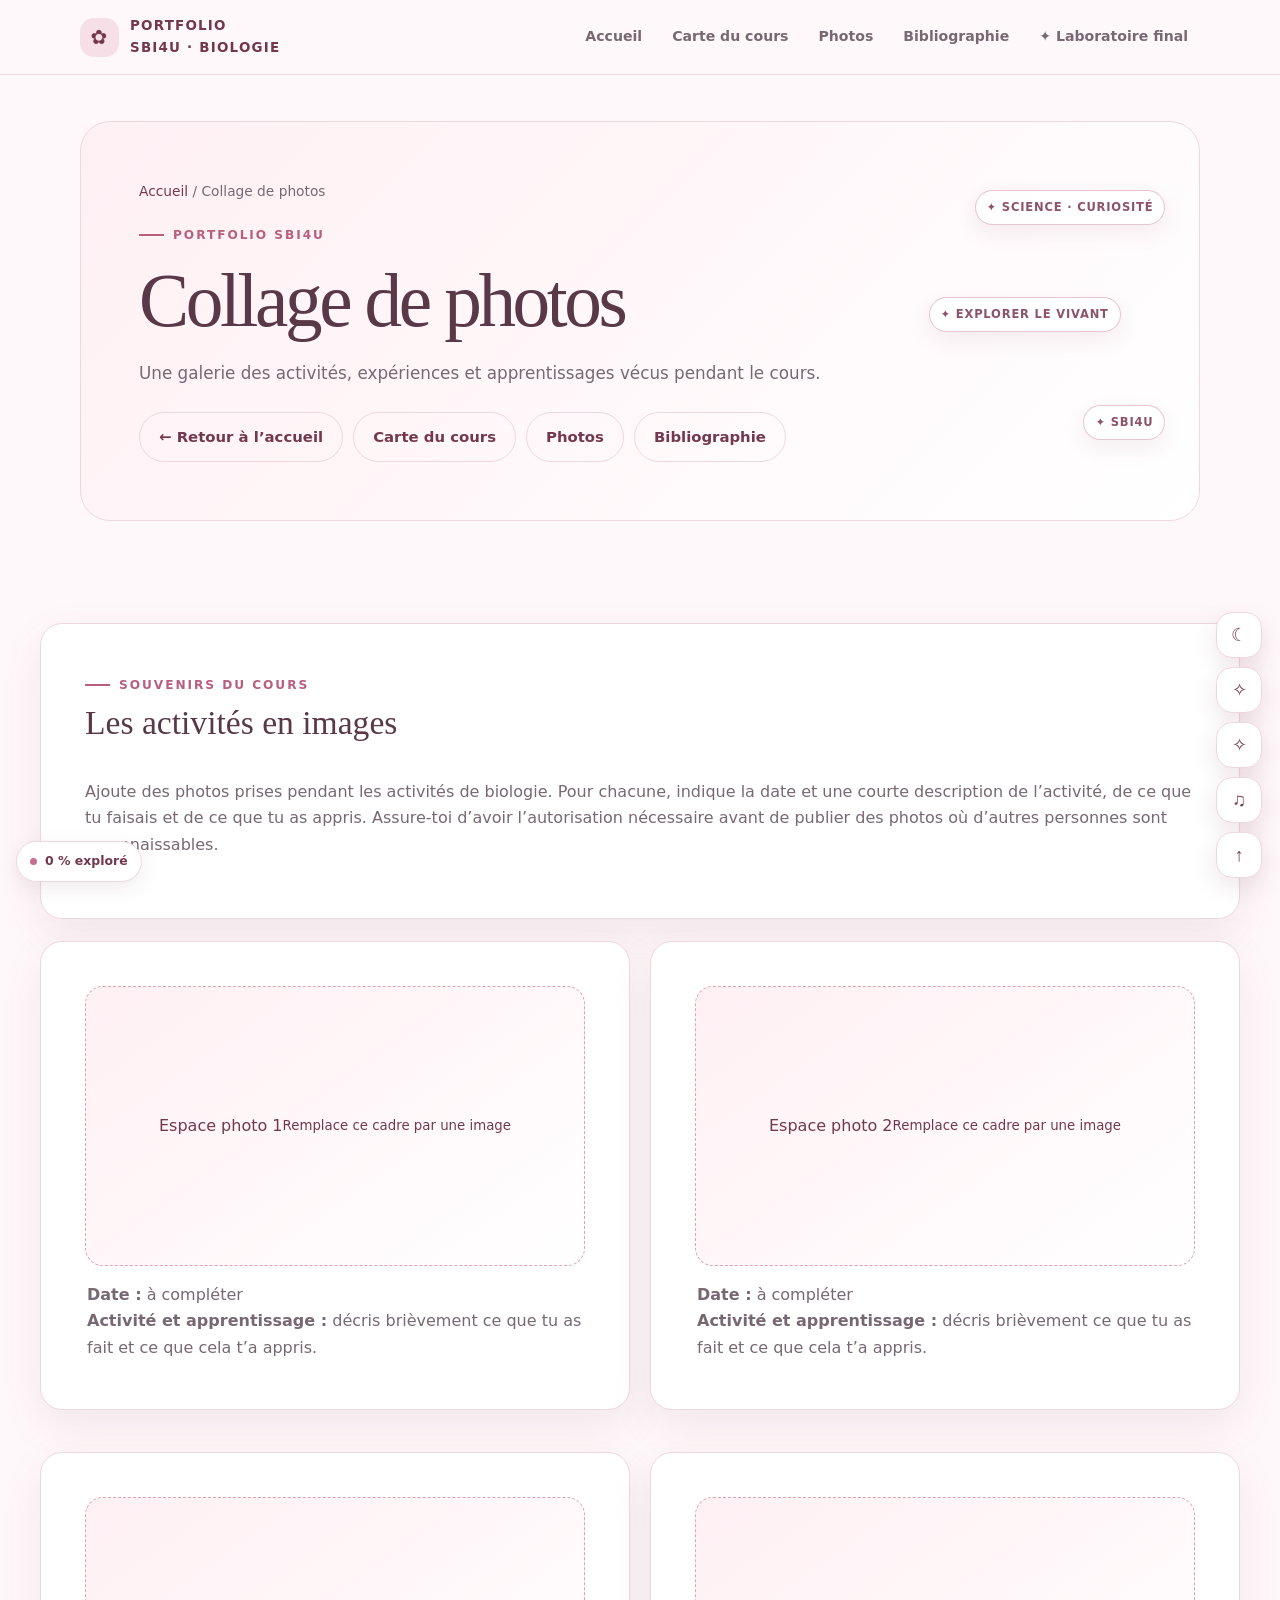
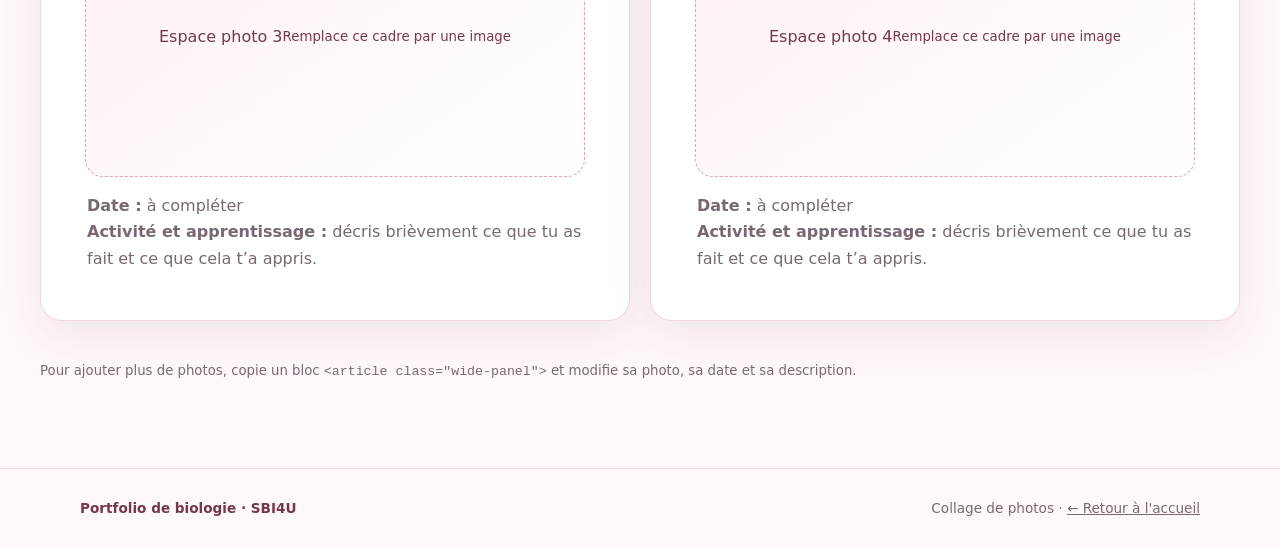
<file: portfolio_sbi4u_site/photos.html>
<!DOCTYPE html><html lang="fr"><head><meta charset="UTF-8"><meta name="viewport" content="width=device-width, initial-scale=1.0"><meta name="description" content="Une galerie des activités, expériences et apprentissages vécus pendant le cours."><title>Collage de photos | Portfolio SBI4U</title><style>
    :root {
      --site-background: #fff8fa;
      --rose: #b85f7d;
      --rose-deep: #74384e;
      --rose-soft: #f6dfe7;
      --rose-pale: #fff0f4;
      --plum: #593847;
      --ink: #3d3037;
      --muted: #786873;
      --line: #efd7df;
      --white: #ffffff;
      --shadow: 0 16px 44px rgba(116, 56, 78, 0.09);
      --radius: 22px;
    }
    * { box-sizing: border-box; }
    html { scroll-behavior: smooth; scroll-padding-top: 92px; }
    body { margin: 0; background: var(--site-background); color: var(--ink); font-family: Inter, ui-sans-serif, system-ui, -apple-system, BlinkMacSystemFont, "Segoe UI", sans-serif; line-height: 1.65; }
    a { color: inherit; }
    .topbar { position: sticky; top: 0; z-index: 10; background: rgba(255,248,250,.94); backdrop-filter: blur(14px); border-bottom: 1px solid var(--line); }
    .nav-wrap { width: min(1120px, calc(100% - 40px)); margin: auto; min-height: 74px; display: flex; align-items: center; justify-content: space-between; gap: 24px; }
    .brand { display: flex; align-items: center; gap: 11px; text-decoration: none; font-size: .84rem; letter-spacing: .09em; font-weight: 800; color: var(--rose-deep); }
    .brand-mark { display: grid; place-items: center; width: 39px; height: 39px; border-radius: 14px; background: var(--rose-soft); font-size: 1.25rem; }
    .nav-links { display: flex; flex-wrap: wrap; align-items: center; gap: 6px; }
    .nav-links a { text-decoration: none; color: var(--muted); font-size: .88rem; font-weight: 650; padding: 9px 12px; border-radius: 999px; transition: background .2s, color .2s; }
    .nav-links a:hover, .nav-links a:focus-visible { background: var(--rose-soft); color: var(--rose-deep); outline: none; }
    .menu-toggle { display: none; border: 1px solid var(--line); background: var(--white); color: var(--rose-deep); border-radius: 12px; padding: 9px 12px; font: inherit; }
    main { overflow: hidden; }
    .hero { width: min(1120px, calc(100% - 40px)); margin: 42px auto 68px; display: grid; grid-template-columns: 1.03fr .97fr; align-items: center; gap: clamp(28px, 5vw, 70px); }
    .eyebrow { display: inline-flex; align-items: center; gap: 9px; color: var(--rose); text-transform: uppercase; letter-spacing: .16em; font-size: .76rem; font-weight: 850; }
    .eyebrow::before { content: ""; display: inline-block; width: 25px; height: 2px; background: var(--rose); }
    h1, h2, h3, p { margin-top: 0; }
    h1 { font-family: Georgia, "Times New Roman", serif; font-size: clamp(2.9rem, 6vw, 5.2rem); line-height: .99; letter-spacing: -.045em; color: var(--plum); font-weight: 500; margin: 19px 0 22px; }
    h1 em { color: var(--rose); font-weight: 500; }
    .hero-copy { max-width: 510px; color: var(--muted); font-size: 1.07rem; }
    .hero-actions { display: flex; flex-wrap: wrap; gap: 12px; margin-top: 28px; }
    .button { display: inline-flex; align-items: center; justify-content: center; gap: 9px; text-decoration: none; border: 1px solid var(--rose); background: var(--rose); color: white; border-radius: 999px; padding: 12px 19px; font-weight: 750; font-size: .93rem; transition: transform .2s, background .2s; }
    .button:hover { transform: translateY(-2px); background: var(--rose-deep); }
    .button.secondary { background: transparent; color: var(--rose-deep); border-color: var(--line); }
    .button.secondary:hover { background: var(--rose-pale); }
    .hero-art { position: relative; min-height: 390px; display: grid; place-items: center; }
    .art-backdrop { position: absolute; inset: 8% 3% 3% 9%; border-radius: 47% 47% 28px 28px; background: linear-gradient(145deg, #f9dce6, #fcecf1 55%, #f2cbd9); transform: rotate(2deg); }
    .art-card { position: relative; width: min(84%, 390px); padding: 28px; border: 1px solid rgba(255,255,255,.85); border-radius: 26px; background: rgba(255,255,255,.83); box-shadow: var(--shadow); transform: rotate(-2deg); }
    .art-card-top { display: flex; align-items: center; justify-content: space-between; color: var(--rose-deep); font-size: .76rem; font-weight: 800; letter-spacing: .1em; text-transform: uppercase; }
    .cell-illustration { width: 100%; display: block; margin: 13px auto 10px; }
    .art-caption { color: var(--muted); font-size: .85rem; margin-bottom: 0; }
    .sparkle { position: absolute; color: var(--rose); font-size: 2rem; }
    .sparkle.one { top: 6%; right: 11%; }
    .sparkle.two { bottom: 8%; left: 4%; font-size: 1.35rem; }
    .section { padding: 72px 20px; }
    .section.tinted { background: #fff0f4; border-top: 1px solid #f8e2e9; border-bottom: 1px solid #f8e2e9; }
    .container { width: min(1120px, 100%); margin: auto; }
    .section-heading { display: flex; align-items: end; justify-content: space-between; gap: 24px; margin-bottom: 30px; }
    .section-heading h2 { font-family: Georgia, "Times New Roman", serif; color: var(--plum); font-size: clamp(2.1rem, 4vw, 3.2rem); line-height: 1.08; letter-spacing: -.03em; font-weight: 500; margin: 9px 0 0; }
    .section-heading p { max-width: 440px; color: var(--muted); margin-bottom: 4px; }
    .letter-panel { display: grid; grid-template-columns: .32fr 1fr; gap: 28px; background: white; border: 1px solid var(--line); border-radius: var(--radius); padding: clamp(24px, 4vw, 42px); box-shadow: var(--shadow); }
    .letter-icon { width: 74px; height: 74px; display: grid; place-items: center; border-radius: 24px; background: var(--rose-pale); font-size: 2rem; }
    .letter-panel h3 { color: var(--rose-deep); font-size: 1.1rem; margin-bottom: 9px; }
    .letter-panel p { color: var(--muted); margin-bottom: 0; }
    .unit-grid { display: grid; grid-template-columns: repeat(3, 1fr); gap: 16px; }
    .unit-card { position: relative; min-height: 240px; padding: 25px; border-radius: var(--radius); border: 1px solid var(--line); background: white; display: flex; flex-direction: column; text-decoration: none; transition: transform .22s, box-shadow .22s, border-color .22s; }
    .unit-card:hover { transform: translateY(-4px); box-shadow: var(--shadow); border-color: #dba5b7; }
    .unit-number { display: grid; place-items: center; width: 42px; height: 42px; border-radius: 15px; background: var(--rose-pale); color: var(--rose-deep); font-weight: 850; font-size: .87rem; margin-bottom: 21px; }
    .unit-card h3 { color: var(--plum); font-family: Georgia, "Times New Roman", serif; font-size: 1.45rem; line-height: 1.18; font-weight: 500; margin-bottom: 10px; }
    .unit-card p { color: var(--muted); font-size: .91rem; margin-bottom: 20px; }
    .card-link { color: var(--rose); font-size: .87rem; font-weight: 800; margin-top: auto; }
    .extras-grid { display: grid; grid-template-columns: repeat(3, 1fr); gap: 16px; }
    .extra-card { background: white; border: 1px solid var(--line); border-radius: var(--radius); padding: 27px; }
    .extra-icon { width: 48px; height: 48px; border-radius: 16px; display: grid; place-items: center; background: var(--rose-pale); font-size: 1.4rem; margin-bottom: 19px; }
    .extra-card h3 { color: var(--plum); margin-bottom: 8px; font-size: 1.1rem; }
    .extra-card p { color: var(--muted); font-size: .91rem; margin-bottom: 0; }
    .reflection { display: grid; grid-template-columns: .8fr 1.2fr; gap: 30px; align-items: start; }
    .reflection-intro { background: var(--rose-deep); color: white; border-radius: var(--radius); padding: 31px; }
    .reflection-intro h2 { font-family: Georgia, "Times New Roman", serif; font-size: 2rem; font-weight: 500; line-height: 1.15; }
    .reflection-intro p { color: #f4dfe6; margin-bottom: 0; }
    .reflection-list { display: grid; gap: 12px; }
    .reflection-row { display: flex; align-items: start; gap: 16px; background: white; border: 1px solid var(--line); border-radius: 17px; padding: 20px; }
    .reflection-row .small-icon { color: var(--rose); font-size: 1.2rem; }
    .reflection-row strong { display: block; color: var(--plum); margin-bottom: 3px; }
    .reflection-row span { color: var(--muted); font-size: .9rem; }
    footer { padding: 28px 20px; border-top: 1px solid var(--line); }
    .footer-inner { width: min(1120px, 100%); margin: auto; display: flex; flex-wrap: wrap; justify-content: space-between; gap: 10px; color: var(--muted); font-size: .85rem; }
    .footer-inner strong { color: var(--rose-deep); }
    .note { font-size: .83rem; color: var(--muted); margin-top: 17px; }
    @media (max-width: 850px) {
      .nav-wrap { width: min(100% - 28px, 1120px); }
      .menu-toggle { display: inline-flex; }
      .nav-links { display: none; position: absolute; top: 73px; left: 0; right: 0; background: var(--site-background); border-bottom: 1px solid var(--line); padding: 12px 18px 18px; flex-direction: column; align-items: stretch; }
      .nav-links.open { display: flex; }
      .nav-links a { padding: 11px 14px; }
      .hero { grid-template-columns: 1fr; margin-top: 35px; gap: 12px; }
      .hero-art { min-height: 340px; }
      .section-heading { display: block; }
      .section-heading p { margin-top: 13px; }
      .unit-grid { grid-template-columns: repeat(2, 1fr); }
      .extras-grid { grid-template-columns: 1fr; }
      .reflection { grid-template-columns: 1fr; }
    }
    @media (max-width: 560px) {
      .hero, .nav-wrap { width: calc(100% - 30px); }
      h1 { font-size: 3.15rem; }
      .hero-art { min-height: 300px; }
      .art-card { padding: 20px; width: 88%; }
      .section { padding: 55px 15px; }
      .unit-grid { grid-template-columns: 1fr; }
      .unit-card { min-height: 205px; }
      .letter-panel { grid-template-columns: 1fr; }
      .section-heading h2 { font-size: 2.35rem; }
    }
    @media (prefers-reduced-motion: reduce) { html { scroll-behavior: auto; } *, *::before, *::after { transition-duration: .01ms !important; } }
  
    .page-hero { width:min(1120px,calc(100% - 40px)); margin:46px auto 30px; padding:clamp(28px,5vw,58px); background:linear-gradient(135deg,#fff0f4,#fff); border:1px solid var(--line); border-radius:30px; }
    .page-hero h1 { max-width:850px; font-size:clamp(2.7rem,6vw,4.7rem); }
    .page-hero p { max-width:760px; color:var(--muted); font-size:1.05rem; }
    .breadcrumb { font-size:.86rem; color:var(--muted); margin-bottom:15px; }
    .breadcrumb a { color:var(--rose-deep); text-decoration:none; }
    .unit-nav { display:flex; flex-wrap:wrap; gap:8px; margin-top:23px; }
    .unit-nav a { border:1px solid var(--line); border-radius:999px; padding:8px 13px; background:white; text-decoration:none; font-size:.83rem; color:var(--rose-deep); }
    .unit-nav a[aria-current="page"] { background:var(--rose); color:white; border-color:var(--rose); }
    .content-grid { display:grid; grid-template-columns:repeat(2,minmax(0,1fr)); gap:18px; }
    .content-card { background:#fff; border:1px solid var(--line); border-radius:var(--radius); padding:clamp(22px,3vw,30px); box-shadow:var(--shadow); }
    .content-card h2 { font-family:Georgia,"Times New Roman",serif; font-size:1.65rem; font-weight:500; color:var(--plum); line-height:1.15; }
    .content-card h3 { color:var(--rose-deep); font-size:1rem; }
    .content-card p, .content-card li { color:var(--muted); }
    .content-card ul { padding-left:1.2rem; }
    .placeholder { padding:13px 15px; border-left:3px solid #d99ab4; background:var(--rose-pale); border-radius:0 12px 12px 0; color:var(--plum); font-size:.92rem; }
    .concept-card { grid-column:1 / -1; }
    .concept-canvas { min-height:520px; padding:25px; border:1px dashed #dba5b7; border-radius:18px; background:radial-gradient(circle at 15% 20%,#fff0f4 0 5%,transparent 6%),radial-gradient(circle at 80% 35%,#f6dfe7 0 7%,transparent 8%),#fff; display:flex; flex-wrap:wrap; justify-content:center; align-items:center; gap:14px; }
    .concept-node { padding:10px 14px; border-radius:999px; border:1px solid #dfb5c4; background:white; color:var(--rose-deep); font-weight:700; font-size:.9rem; }
    .page-footer-links { display:flex; flex-wrap:wrap; justify-content:space-between; gap:12px; margin-top:30px; }
    @media(max-width:700px){.content-grid{grid-template-columns:1fr}.page-hero{width:calc(100% - 30px);margin-top:25px}.page-hero h1{font-size:2.8rem}}

    .wide-content { width:min(1240px,calc(100% - 40px)); margin:0 auto; }
    .wide-panel { background:#fff; border:1px solid var(--line); border-radius:var(--radius); padding:clamp(24px,4vw,44px); box-shadow:var(--shadow); margin-bottom:22px; }
    .wide-panel h2 { font-family:Georgia,"Times New Roman",serif; font-size:clamp(1.6rem,3vw,2.1rem); color:var(--plum); font-weight:500; }
    .wide-panel p, .wide-panel li { color:var(--muted); }
    .large-map-space { min-height:720px; width:100%; border:2px dashed #dba5b7; border-radius:20px; padding:30px; background:radial-gradient(circle at 15% 20%,#fff0f4 0 5%,transparent 6%),radial-gradient(circle at 80% 35%,#f6dfe7 0 7%,transparent 8%),#fff; display:flex; align-items:center; justify-content:center; text-align:center; }
    .large-map-space p { max-width:560px; }
    .photo-grid { display:grid; grid-template-columns:repeat(2,minmax(0,1fr)); gap:20px; }
    .photo-placeholder { min-height:280px; border:1px dashed #dba5b7; border-radius:18px; background:linear-gradient(145deg,#fff0f4,#fff); display:flex; align-items:center; justify-content:center; text-align:center; padding:24px; color:var(--rose-deep); }
    .photo-caption { padding:16px 2px 4px; color:var(--muted); }
    .reference-list { display:grid; gap:16px; }
    .reference-group { padding:22px; border:1px solid var(--line); border-radius:18px; background:#fff; }
    .reference-group h3 { color:var(--rose-deep); margin-bottom:8px; }
    .reference-entry { padding:14px 16px; margin-top:10px; background:var(--rose-pale); border-radius:12px; color:var(--plum); }
    .extra-page-nav { display:flex; flex-wrap:wrap; gap:10px; margin-top:24px; }
    @media(max-width:700px){.wide-content{width:calc(100% - 30px)}.large-map-space{min-height:500px;padding:18px}.photo-grid{grid-template-columns:1fr}}
</style><link rel="stylesheet" href="portfolio-extras.css">
</head><body><header class="topbar"><div class="nav-wrap"><a class="brand" href="index.html#unites"><span class="brand-mark">✿</span><span>PORTFOLIO<br>SBI4U · BIOLOGIE</span></a><button class="menu-toggle" id="menuToggle" aria-expanded="false" aria-controls="navLinks">☰ Menu</button><nav class="nav-links" id="navLinks" aria-label="Navigation principale"><a href="index.html#unites">Accueil</a><a href="carte-cours.html">Carte du cours</a><a href="photos.html" aria-current="page">Photos</a><a href="bibliographie.html">Bibliographie</a></nav></div></header><main><section class="page-hero"><div class="breadcrumb"><a href="index.html#unites">Accueil</a> / Collage de photos</div><span class="eyebrow">Portfolio SBI4U</span><h1>Collage de photos</h1><p>Une galerie des activités, expériences et apprentissages vécus pendant le cours.</p><div class="extra-page-nav"><a class="button secondary" href="index.html#unites">← Retour à l’accueil</a><a class="button secondary" href="carte-cours.html">Carte du cours</a><a class="button secondary" href="photos.html">Photos</a><a class="button secondary" href="bibliographie.html">Bibliographie</a></div></section><section class="section"><div class="wide-content"><div class="wide-panel"><span class="eyebrow">Souvenirs du cours</span><h2>Les activités en images</h2><p>Ajoute des photos prises pendant les activités de biologie. Pour chacune, indique la date et une courte description de l’activité, de ce que tu faisais et de ce que tu as appris. Assure-toi d’avoir l’autorisation nécessaire avant de publier des photos où d’autres personnes sont reconnaissables.</p></div><div class="photo-grid"><article class="wide-panel"><div class="photo-placeholder">Espace photo 1<br><small>Remplace ce cadre par une image</small></div><div class="photo-caption"><strong>Date :</strong> à compléter<br><strong>Activité et apprentissage :</strong> décris brièvement ce que tu as fait et ce que cela t’a appris.</div></article><article class="wide-panel"><div class="photo-placeholder">Espace photo 2<br><small>Remplace ce cadre par une image</small></div><div class="photo-caption"><strong>Date :</strong> à compléter<br><strong>Activité et apprentissage :</strong> décris brièvement ce que tu as fait et ce que cela t’a appris.</div></article><article class="wide-panel"><div class="photo-placeholder">Espace photo 3<br><small>Remplace ce cadre par une image</small></div><div class="photo-caption"><strong>Date :</strong> à compléter<br><strong>Activité et apprentissage :</strong> décris brièvement ce que tu as fait et ce que cela t’a appris.</div></article><article class="wide-panel"><div class="photo-placeholder">Espace photo 4<br><small>Remplace ce cadre par une image</small></div><div class="photo-caption"><strong>Date :</strong> à compléter<br><strong>Activité et apprentissage :</strong> décris brièvement ce que tu as fait et ce que cela t’a appris.</div></article></div><p class="note">Pour ajouter plus de photos, copie un bloc <code>&lt;article class="wide-panel"&gt;</code> et modifie sa photo, sa date et sa description.</p></div></section></main><footer><div class="footer-inner"><span><strong>Portfolio de biologie · SBI4U</strong></span><span>Collage de photos · <a href="index.html#unites">← Retour à l'accueil</a></span></div></footer><script>const menuToggle=document.getElementById('menuToggle');const navLinks=document.getElementById('navLinks');menuToggle.addEventListener('click',()=>{const isOpen=navLinks.classList.toggle('open');menuToggle.setAttribute('aria-expanded',String(isOpen));menuToggle.textContent=isOpen?'✕ Fermer':'☰ Menu';});navLinks.querySelectorAll('a').forEach(link=>link.addEventListener('click',()=>{navLinks.classList.remove('open');menuToggle.setAttribute('aria-expanded','false');menuToggle.textContent='☰ Menu';}));</script><script src="portfolio-extras.js"></script>
<script src="wow-features.js"></script></body></html>
</file>
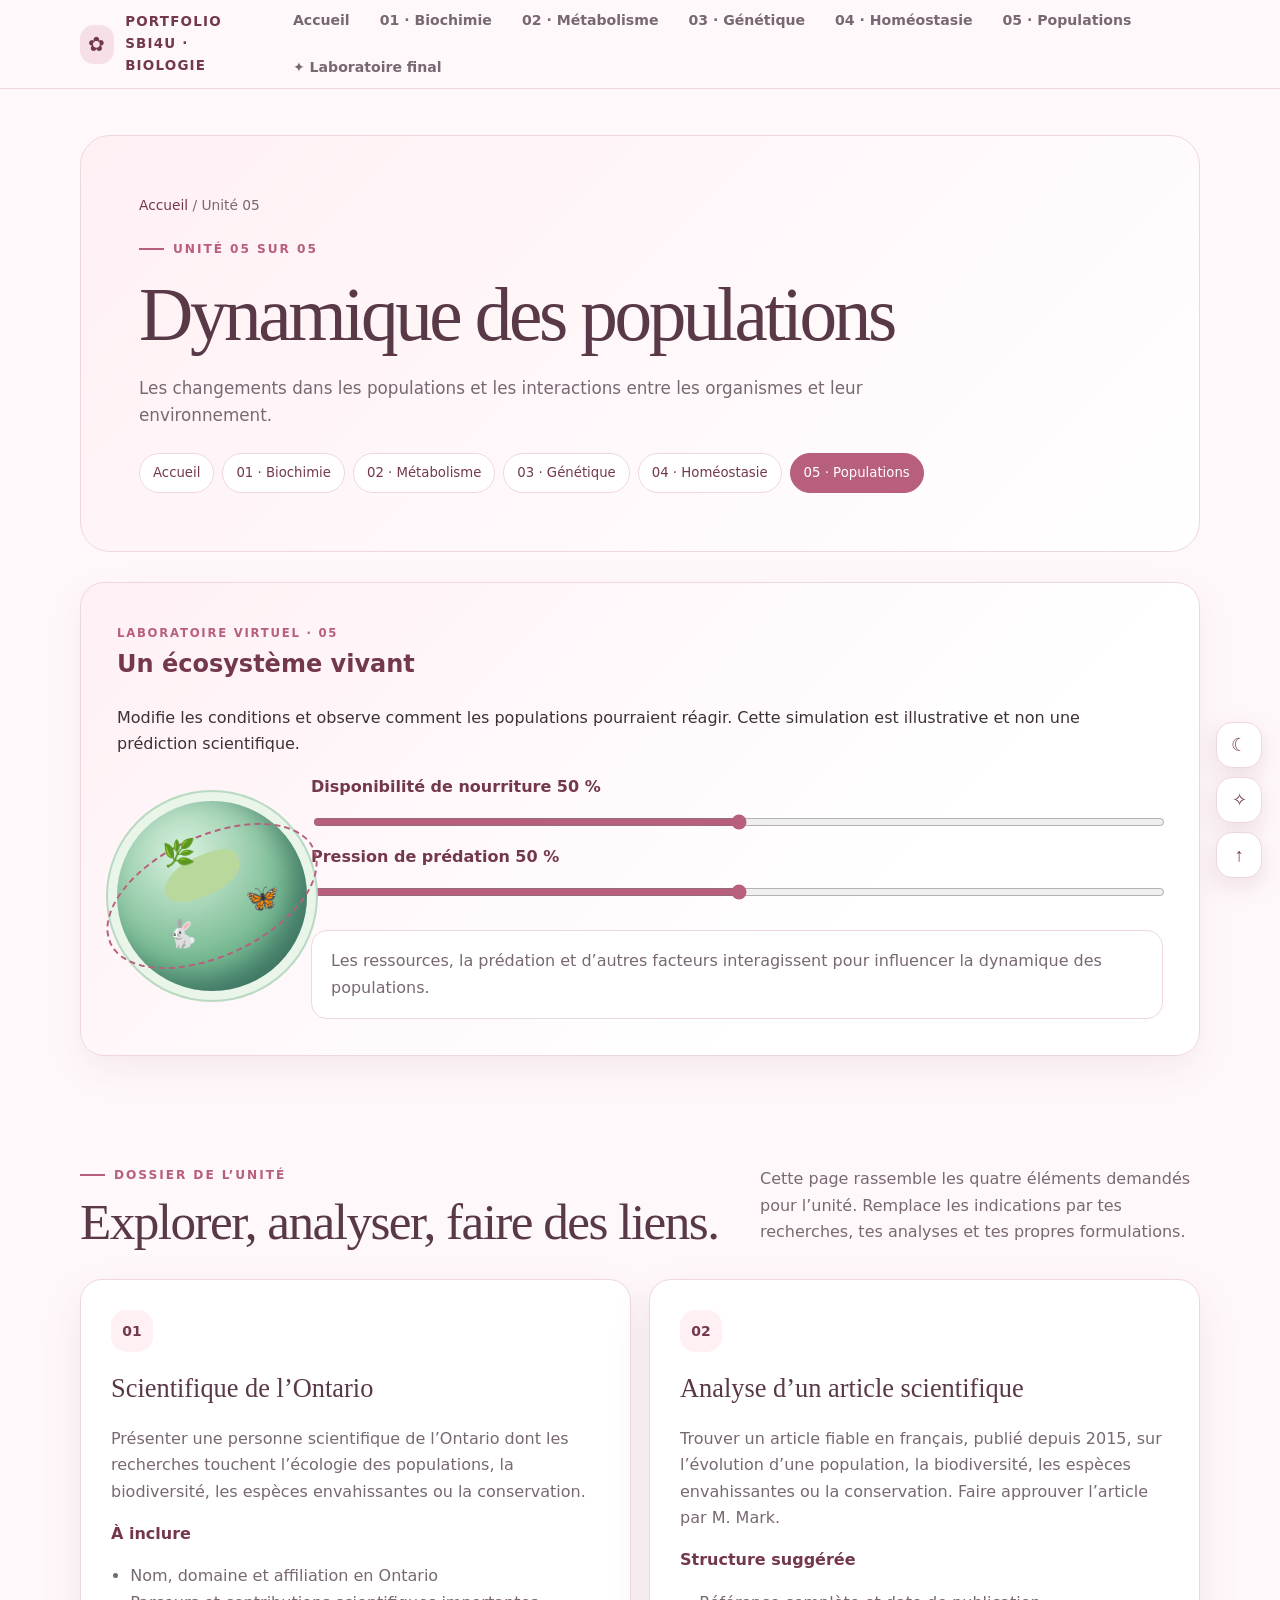
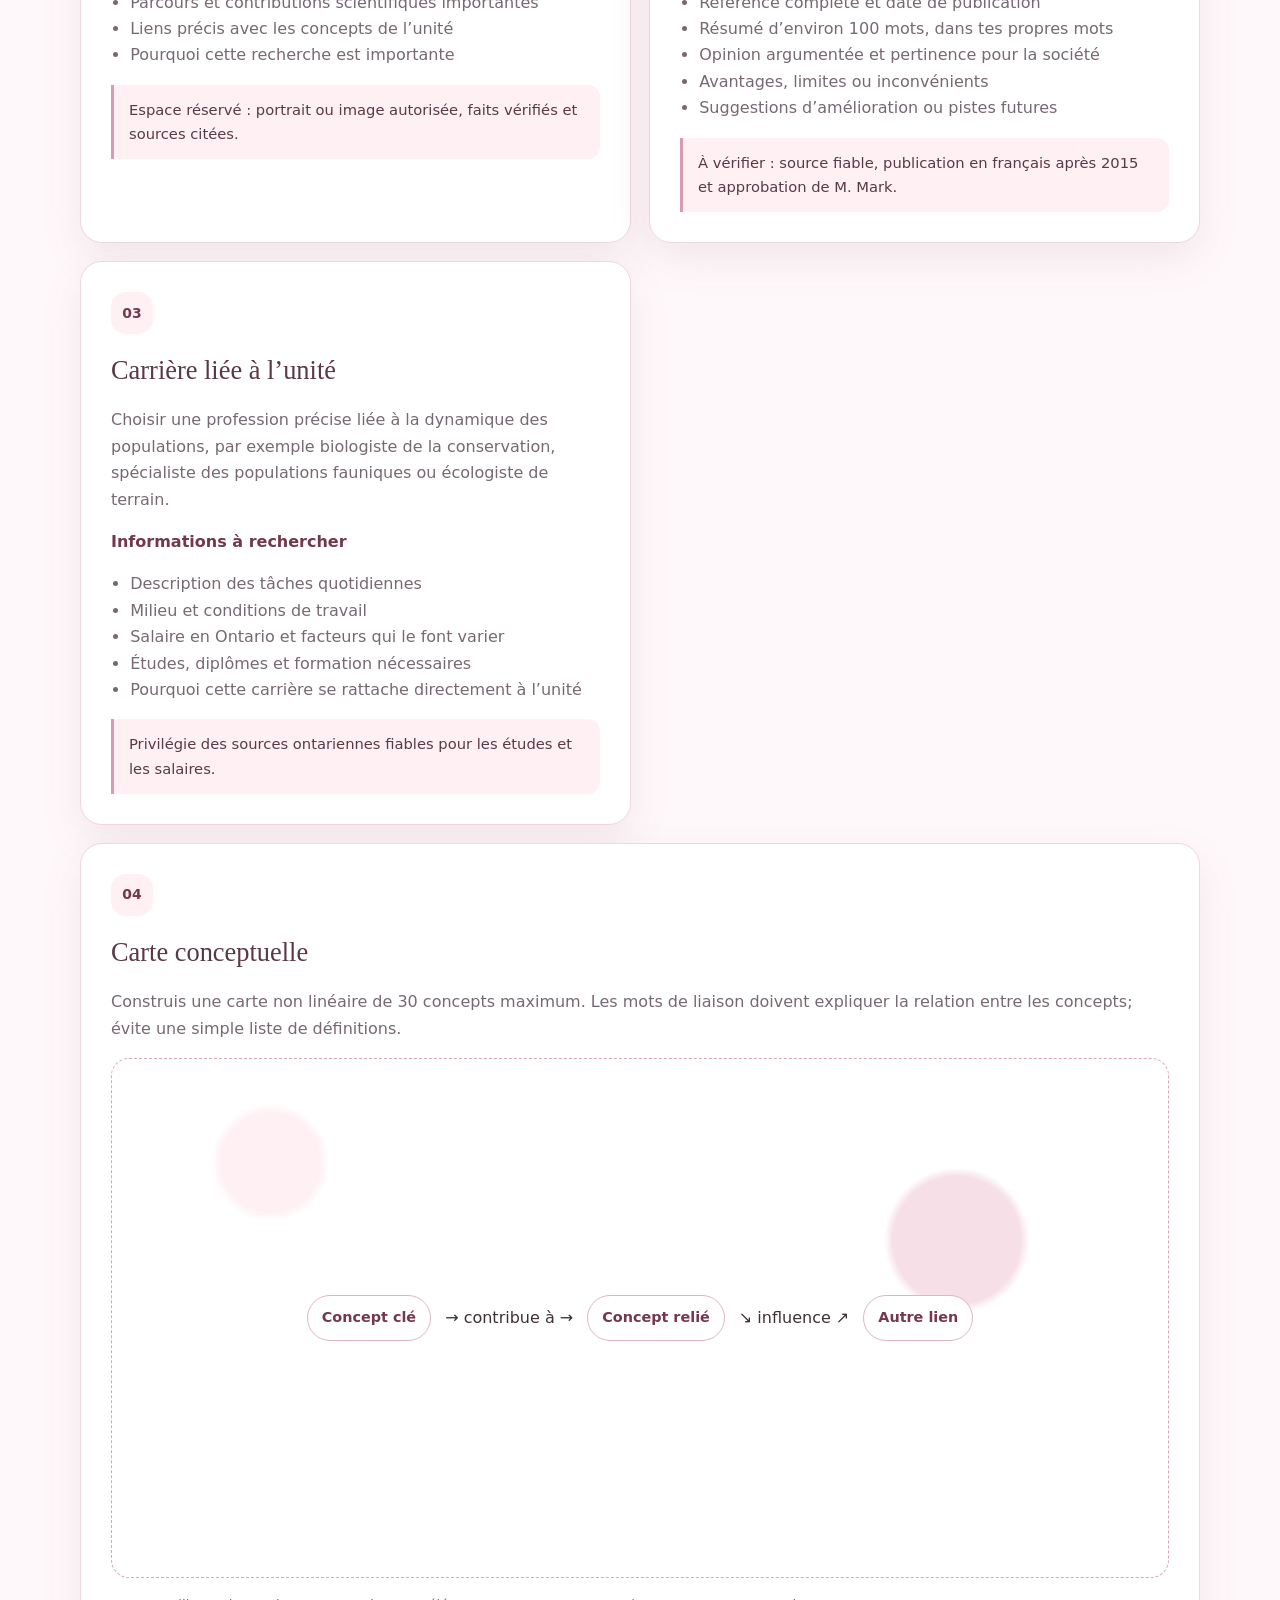
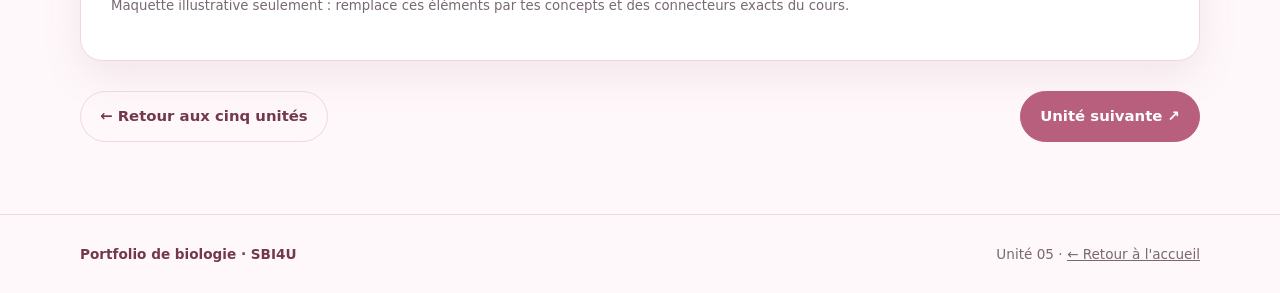
<file: portfolio_sbi4u_site/populations.html>
<!DOCTYPE html>
<html lang="fr"><head><meta charset="UTF-8"><meta name="viewport" content="width=device-width, initial-scale=1.0"><meta name="description" content="Unité 05 — Dynamique des populations, portfolio de biologie SBI4U."><title>Dynamique des populations | Portfolio SBI4U</title><style>
    :root {
      --site-background: #fff8fa;
      --rose: #b85f7d;
      --rose-deep: #74384e;
      --rose-soft: #f6dfe7;
      --rose-pale: #fff0f4;
      --plum: #593847;
      --ink: #3d3037;
      --muted: #786873;
      --line: #efd7df;
      --white: #ffffff;
      --shadow: 0 16px 44px rgba(116, 56, 78, 0.09);
      --radius: 22px;
    }
    * { box-sizing: border-box; }
    html { scroll-behavior: smooth; scroll-padding-top: 92px; }
    body { margin: 0; background: var(--site-background); color: var(--ink); font-family: Inter, ui-sans-serif, system-ui, -apple-system, BlinkMacSystemFont, "Segoe UI", sans-serif; line-height: 1.65; }
    a { color: inherit; }
    .topbar { position: sticky; top: 0; z-index: 10; background: rgba(255,248,250,.94); backdrop-filter: blur(14px); border-bottom: 1px solid var(--line); }
    .nav-wrap { width: min(1120px, calc(100% - 40px)); margin: auto; min-height: 74px; display: flex; align-items: center; justify-content: space-between; gap: 24px; }
    .brand { display: flex; align-items: center; gap: 11px; text-decoration: none; font-size: .84rem; letter-spacing: .09em; font-weight: 800; color: var(--rose-deep); }
    .brand-mark { display: grid; place-items: center; width: 39px; height: 39px; border-radius: 14px; background: var(--rose-soft); font-size: 1.25rem; }
    .nav-links { display: flex; flex-wrap: wrap; align-items: center; gap: 6px; }
    .nav-links a { text-decoration: none; color: var(--muted); font-size: .88rem; font-weight: 650; padding: 9px 12px; border-radius: 999px; transition: background .2s, color .2s; }
    .nav-links a:hover, .nav-links a:focus-visible { background: var(--rose-soft); color: var(--rose-deep); outline: none; }
    .menu-toggle { display: none; border: 1px solid var(--line); background: var(--white); color: var(--rose-deep); border-radius: 12px; padding: 9px 12px; font: inherit; }
    main { overflow: hidden; }
    .hero { width: min(1120px, calc(100% - 40px)); margin: 42px auto 68px; display: grid; grid-template-columns: 1.03fr .97fr; align-items: center; gap: clamp(28px, 5vw, 70px); }
    .eyebrow { display: inline-flex; align-items: center; gap: 9px; color: var(--rose); text-transform: uppercase; letter-spacing: .16em; font-size: .76rem; font-weight: 850; }
    .eyebrow::before { content: ""; display: inline-block; width: 25px; height: 2px; background: var(--rose); }
    h1, h2, h3, p { margin-top: 0; }
    h1 { font-family: Georgia, "Times New Roman", serif; font-size: clamp(2.9rem, 6vw, 5.2rem); line-height: .99; letter-spacing: -.045em; color: var(--plum); font-weight: 500; margin: 19px 0 22px; }
    h1 em { color: var(--rose); font-weight: 500; }
    .hero-copy { max-width: 510px; color: var(--muted); font-size: 1.07rem; }
    .hero-actions { display: flex; flex-wrap: wrap; gap: 12px; margin-top: 28px; }
    .button { display: inline-flex; align-items: center; justify-content: center; gap: 9px; text-decoration: none; border: 1px solid var(--rose); background: var(--rose); color: white; border-radius: 999px; padding: 12px 19px; font-weight: 750; font-size: .93rem; transition: transform .2s, background .2s; }
    .button:hover { transform: translateY(-2px); background: var(--rose-deep); }
    .button.secondary { background: transparent; color: var(--rose-deep); border-color: var(--line); }
    .button.secondary:hover { background: var(--rose-pale); }
    .hero-art { position: relative; min-height: 390px; display: grid; place-items: center; }
    .art-backdrop { position: absolute; inset: 8% 3% 3% 9%; border-radius: 47% 47% 28px 28px; background: linear-gradient(145deg, #f9dce6, #fcecf1 55%, #f2cbd9); transform: rotate(2deg); }
    .art-card { position: relative; width: min(84%, 390px); padding: 28px; border: 1px solid rgba(255,255,255,.85); border-radius: 26px; background: rgba(255,255,255,.83); box-shadow: var(--shadow); transform: rotate(-2deg); }
    .art-card-top { display: flex; align-items: center; justify-content: space-between; color: var(--rose-deep); font-size: .76rem; font-weight: 800; letter-spacing: .1em; text-transform: uppercase; }
    .cell-illustration { width: 100%; display: block; margin: 13px auto 10px; }
    .art-caption { color: var(--muted); font-size: .85rem; margin-bottom: 0; }
    .sparkle { position: absolute; color: var(--rose); font-size: 2rem; }
    .sparkle.one { top: 6%; right: 11%; }
    .sparkle.two { bottom: 8%; left: 4%; font-size: 1.35rem; }
    .section { padding: 72px 20px; }
    .section.tinted { background: #fff0f4; border-top: 1px solid #f8e2e9; border-bottom: 1px solid #f8e2e9; }
    .container { width: min(1120px, 100%); margin: auto; }
    .section-heading { display: flex; align-items: end; justify-content: space-between; gap: 24px; margin-bottom: 30px; }
    .section-heading h2 { font-family: Georgia, "Times New Roman", serif; color: var(--plum); font-size: clamp(2.1rem, 4vw, 3.2rem); line-height: 1.08; letter-spacing: -.03em; font-weight: 500; margin: 9px 0 0; }
    .section-heading p { max-width: 440px; color: var(--muted); margin-bottom: 4px; }
    .letter-panel { display: grid; grid-template-columns: .32fr 1fr; gap: 28px; background: white; border: 1px solid var(--line); border-radius: var(--radius); padding: clamp(24px, 4vw, 42px); box-shadow: var(--shadow); }
    .letter-icon { width: 74px; height: 74px; display: grid; place-items: center; border-radius: 24px; background: var(--rose-pale); font-size: 2rem; }
    .letter-panel h3 { color: var(--rose-deep); font-size: 1.1rem; margin-bottom: 9px; }
    .letter-panel p { color: var(--muted); margin-bottom: 0; }
    .unit-grid { display: grid; grid-template-columns: repeat(3, 1fr); gap: 16px; }
    .unit-card { position: relative; min-height: 240px; padding: 25px; border-radius: var(--radius); border: 1px solid var(--line); background: white; display: flex; flex-direction: column; text-decoration: none; transition: transform .22s, box-shadow .22s, border-color .22s; }
    .unit-card:hover { transform: translateY(-4px); box-shadow: var(--shadow); border-color: #dba5b7; }
    .unit-number { display: grid; place-items: center; width: 42px; height: 42px; border-radius: 15px; background: var(--rose-pale); color: var(--rose-deep); font-weight: 850; font-size: .87rem; margin-bottom: 21px; }
    .unit-card h3 { color: var(--plum); font-family: Georgia, "Times New Roman", serif; font-size: 1.45rem; line-height: 1.18; font-weight: 500; margin-bottom: 10px; }
    .unit-card p { color: var(--muted); font-size: .91rem; margin-bottom: 20px; }
    .card-link { color: var(--rose); font-size: .87rem; font-weight: 800; margin-top: auto; }
    .extras-grid { display: grid; grid-template-columns: repeat(3, 1fr); gap: 16px; }
    .extra-card { background: white; border: 1px solid var(--line); border-radius: var(--radius); padding: 27px; }
    .extra-icon { width: 48px; height: 48px; border-radius: 16px; display: grid; place-items: center; background: var(--rose-pale); font-size: 1.4rem; margin-bottom: 19px; }
    .extra-card h3 { color: var(--plum); margin-bottom: 8px; font-size: 1.1rem; }
    .extra-card p { color: var(--muted); font-size: .91rem; margin-bottom: 0; }
    .reflection { display: grid; grid-template-columns: .8fr 1.2fr; gap: 30px; align-items: start; }
    .reflection-intro { background: var(--rose-deep); color: white; border-radius: var(--radius); padding: 31px; }
    .reflection-intro h2 { font-family: Georgia, "Times New Roman", serif; font-size: 2rem; font-weight: 500; line-height: 1.15; }
    .reflection-intro p { color: #f4dfe6; margin-bottom: 0; }
    .reflection-list { display: grid; gap: 12px; }
    .reflection-row { display: flex; align-items: start; gap: 16px; background: white; border: 1px solid var(--line); border-radius: 17px; padding: 20px; }
    .reflection-row .small-icon { color: var(--rose); font-size: 1.2rem; }
    .reflection-row strong { display: block; color: var(--plum); margin-bottom: 3px; }
    .reflection-row span { color: var(--muted); font-size: .9rem; }
    footer { padding: 28px 20px; border-top: 1px solid var(--line); }
    .footer-inner { width: min(1120px, 100%); margin: auto; display: flex; flex-wrap: wrap; justify-content: space-between; gap: 10px; color: var(--muted); font-size: .85rem; }
    .footer-inner strong { color: var(--rose-deep); }
    .note { font-size: .83rem; color: var(--muted); margin-top: 17px; }
    @media (max-width: 850px) {
      .nav-wrap { width: min(100% - 28px, 1120px); }
      .menu-toggle { display: inline-flex; }
      .nav-links { display: none; position: absolute; top: 73px; left: 0; right: 0; background: var(--site-background); border-bottom: 1px solid var(--line); padding: 12px 18px 18px; flex-direction: column; align-items: stretch; }
      .nav-links.open { display: flex; }
      .nav-links a { padding: 11px 14px; }
      .hero { grid-template-columns: 1fr; margin-top: 35px; gap: 12px; }
      .hero-art { min-height: 340px; }
      .section-heading { display: block; }
      .section-heading p { margin-top: 13px; }
      .unit-grid { grid-template-columns: repeat(2, 1fr); }
      .extras-grid { grid-template-columns: 1fr; }
      .reflection { grid-template-columns: 1fr; }
    }
    @media (max-width: 560px) {
      .hero, .nav-wrap { width: calc(100% - 30px); }
      h1 { font-size: 3.15rem; }
      .hero-art { min-height: 300px; }
      .art-card { padding: 20px; width: 88%; }
      .section { padding: 55px 15px; }
      .unit-grid { grid-template-columns: 1fr; }
      .unit-card { min-height: 205px; }
      .letter-panel { grid-template-columns: 1fr; }
      .section-heading h2 { font-size: 2.35rem; }
    }
    @media (prefers-reduced-motion: reduce) { html { scroll-behavior: auto; } *, *::before, *::after { transition-duration: .01ms !important; } }
  
    .page-hero { width:min(1120px,calc(100% - 40px)); margin:46px auto 30px; padding:clamp(28px,5vw,58px); background:linear-gradient(135deg,#fff0f4,#fff); border:1px solid var(--line); border-radius:30px; }
    .page-hero h1 { max-width:850px; font-size:clamp(2.7rem,6vw,4.7rem); }
    .page-hero p { max-width:760px; color:var(--muted); font-size:1.05rem; }
    .breadcrumb { font-size:.86rem; color:var(--muted); margin-bottom:15px; }
    .breadcrumb a { color:var(--rose-deep); text-decoration:none; }
    .unit-nav { display:flex; flex-wrap:wrap; gap:8px; margin-top:23px; }
    .unit-nav a { border:1px solid var(--line); border-radius:999px; padding:8px 13px; background:white; text-decoration:none; font-size:.83rem; color:var(--rose-deep); }
    .unit-nav a[aria-current="page"] { background:var(--rose); color:white; border-color:var(--rose); }
    .content-grid { display:grid; grid-template-columns:repeat(2,minmax(0,1fr)); gap:18px; }
    .content-card { background:#fff; border:1px solid var(--line); border-radius:var(--radius); padding:clamp(22px,3vw,30px); box-shadow:var(--shadow); }
    .content-card h2 { font-family:Georgia,"Times New Roman",serif; font-size:1.65rem; font-weight:500; color:var(--plum); line-height:1.15; }
    .content-card h3 { color:var(--rose-deep); font-size:1rem; }
    .content-card p, .content-card li { color:var(--muted); }
    .content-card ul { padding-left:1.2rem; }
    .placeholder { padding:13px 15px; border-left:3px solid #d99ab4; background:var(--rose-pale); border-radius:0 12px 12px 0; color:var(--plum); font-size:.92rem; }
    .concept-card { grid-column:1 / -1; }
    .concept-canvas { min-height:520px; padding:25px; border:1px dashed #dba5b7; border-radius:18px; background:radial-gradient(circle at 15% 20%,#fff0f4 0 5%,transparent 6%),radial-gradient(circle at 80% 35%,#f6dfe7 0 7%,transparent 8%),#fff; display:flex; flex-wrap:wrap; justify-content:center; align-items:center; gap:14px; }
    .concept-node { padding:10px 14px; border-radius:999px; border:1px solid #dfb5c4; background:white; color:var(--rose-deep); font-weight:700; font-size:.9rem; }
    .page-footer-links { display:flex; flex-wrap:wrap; justify-content:space-between; gap:12px; margin-top:30px; }
    @media(max-width:700px){.content-grid{grid-template-columns:1fr}.page-hero{width:calc(100% - 30px);margin-top:25px}.page-hero h1{font-size:2.8rem}}
</style><link rel="stylesheet" href="portfolio-extras.css">
</head>
<body><header class="topbar"><div class="nav-wrap"><a class="brand" href="index.html#unites"><span class="brand-mark">✿</span><span>PORTFOLIO<br>SBI4U · BIOLOGIE</span></a><button class="menu-toggle" id="menuToggle" aria-expanded="false" aria-controls="navLinks">☰ Menu</button><nav class="nav-links" id="navLinks" aria-label="Navigation principale"><a href="index.html#unites">Accueil</a><a href="biochimie.html">01 · Biochimie</a><a href="metabolisme.html">02 · Métabolisme</a><a href="genetique.html">03 · Génétique</a><a href="homeostasie.html">04 · Homéostasie</a><a href="populations.html" aria-current="page">05 · Populations</a></nav></div></header>
<main><section class="page-hero"><div class="breadcrumb"><a href="index.html#unites">Accueil</a> / Unité 05</div><span class="eyebrow">Unité 05 sur 05</span><h1>Dynamique des populations</h1><p>Les changements dans les populations et les interactions entre les organismes et leur environnement.</p><div class="unit-nav"><a href="index.html#unites">Accueil</a><a href="biochimie.html">01 · Biochimie</a><a href="metabolisme.html">02 · Métabolisme</a><a href="genetique.html">03 · Génétique</a><a href="homeostasie.html">04 · Homéostasie</a><a href="populations.html" aria-current="page">05 · Populations</a></div></section><section class="extra-panel wow-lab extra-reveal"><span class="extra-kicker">Laboratoire virtuel · 05</span><h2>Un écosystème vivant</h2><p>Modifie les conditions et observe comment les populations pourraient réagir. Cette simulation est illustrative et non une prédiction scientifique.</p><div class="eco-sim"><div class="eco-globe-art"><div class="eco-orbit-art"></div><div class="eco-land"></div><span>🌿</span><span>🦋</span><span>🐇</span></div><div class="eco-controls"><label for="foodLevel">Disponibilité de nourriture <strong id="foodValue">50 %</strong></label><input id="foodLevel" type="range" min="0" max="100" value="50"><label for="predatorLevel">Pression de prédation <strong id="predValue">50 %</strong></label><input id="predatorLevel" type="range" min="0" max="100" value="50"><div class="extra-output" id="ecoOutput" aria-live="polite">Les ressources et les interactions influencent la taille des populations.</div></div></div></section>
<section class="section"><div class="container"><div class="section-heading"><div><span class="eyebrow">Dossier de l’unité</span><h2>Explorer, analyser, faire des liens.</h2></div><p>Cette page rassemble les quatre éléments demandés pour l’unité. Remplace les indications par tes recherches, tes analyses et tes propres formulations.</p></div>
<div class="content-grid">
<article class="content-card"><span class="unit-number">01</span><h2>Scientifique de l’Ontario</h2><p>Présenter une personne scientifique de l’Ontario dont les recherches touchent l’écologie des populations, la biodiversité, les espèces envahissantes ou la conservation.</p><h3>À inclure</h3><ul><li>Nom, domaine et affiliation en Ontario</li><li>Parcours et contributions scientifiques importantes</li><li>Liens précis avec les concepts de l’unité</li><li>Pourquoi cette recherche est importante</li></ul><div class="placeholder">Espace réservé : portrait ou image autorisée, faits vérifiés et sources citées.</div></article>
<article class="content-card"><span class="unit-number">02</span><h2>Analyse d’un article scientifique</h2><p>Trouver un article fiable en français, publié depuis 2015, sur l’évolution d’une population, la biodiversité, les espèces envahissantes ou la conservation. Faire approuver l’article par M. Mark.</p><h3>Structure suggérée</h3><ul><li>Référence complète et date de publication</li><li>Résumé d’environ 100 mots, dans tes propres mots</li><li>Opinion argumentée et pertinence pour la société</li><li>Avantages, limites ou inconvénients</li><li>Suggestions d’amélioration ou pistes futures</li></ul><div class="placeholder">À vérifier : source fiable, publication en français après 2015 et approbation de M. Mark.</div></article>
<article class="content-card"><span class="unit-number">03</span><h2>Carrière liée à l’unité</h2><p>Choisir une profession précise liée à la dynamique des populations, par exemple biologiste de la conservation, spécialiste des populations fauniques ou écologiste de terrain.</p><h3>Informations à rechercher</h3><ul><li>Description des tâches quotidiennes</li><li>Milieu et conditions de travail</li><li>Salaire en Ontario et facteurs qui le font varier</li><li>Études, diplômes et formation nécessaires</li><li>Pourquoi cette carrière se rattache directement à l’unité</li></ul><div class="placeholder">Privilégie des sources ontariennes fiables pour les études et les salaires.</div></article>
<article class="content-card concept-card"><span class="unit-number">04</span><h2>Carte conceptuelle</h2><p>Construis une carte non linéaire de 30 concepts maximum. Les mots de liaison doivent expliquer la relation entre les concepts; évite une simple liste de définitions.</p><div class="concept-canvas" aria-label="Grand espace réservé à la carte conceptuelle"><span class="concept-node">Concept clé</span><span aria-hidden="true">→ contribue à →</span><span class="concept-node">Concept relié</span><span aria-hidden="true">↘ influence ↗</span><span class="concept-node">Autre lien</span></div><p class="note">Maquette illustrative seulement : remplace ces éléments par tes concepts et des connecteurs exacts du cours.</p></article>
</div><div class="page-footer-links"><a class="button secondary" href="index.html#unites">← Retour aux cinq unités</a><a class="button" href="biochimie.html">Unité suivante ↗</a></div></div></section></main>
<footer><div class="footer-inner"><span><strong>Portfolio de biologie · SBI4U</strong></span><span>Unité 05 · <a href="index.html#unites">← Retour à l'accueil</a></span></div></footer>
<script>const menuToggle=document.getElementById('menuToggle');const navLinks=document.getElementById('navLinks');menuToggle.addEventListener('click',()=>{const isOpen=navLinks.classList.toggle('open');menuToggle.setAttribute('aria-expanded',String(isOpen));menuToggle.textContent=isOpen?'✕ Fermer':'☰ Menu';});navLinks.querySelectorAll('a').forEach(link=>link.addEventListener('click',()=>{navLinks.classList.remove('open');menuToggle.setAttribute('aria-expanded','false');menuToggle.textContent='☰ Menu';}));</script><script src="portfolio-extras.js"></script>
<script src="wow-features.js"></script></body></html>
</file>
<file: portfolio_sbi4u_site/portfolio-extras.css>
/* PORTFOLIO SBI4U — interactive extras */
:root{--extra-bg:#fff8fa;--extra-ink:#3d3037;--extra-muted:#786873;--extra-rose:#b85f7d;--extra-deep:#74384e;--extra-soft:#f6dfe7;--extra-card:#fff;--extra-line:#efd7df}
#readingProgress{position:fixed;top:0;left:0;width:0;height:4px;background:linear-gradient(90deg,#d88eaa,#8d4965);z-index:1000;transition:width .08s linear}
.extra-toolbar{position:fixed;right:18px;bottom:22px;z-index:90;display:flex;flex-direction:column;gap:9px}
.extra-tool{width:46px;height:46px;border-radius:16px;border:1px solid var(--extra-line);background:var(--extra-card);color:var(--extra-deep);box-shadow:0 8px 24px rgba(116,56,78,.13);font-size:1.15rem;cursor:pointer;display:grid;place-items:center;transition:transform .2s,background .2s}
.extra-tool:hover{transform:translateY(-3px);background:var(--extra-soft)}
.extra-panel{width:min(1120px,calc(100% - 36px));margin:30px auto;padding:clamp(22px,4vw,36px);border:1px solid var(--extra-line);border-radius:24px;background:linear-gradient(135deg,#fff0f4,#fff 70%);box-shadow:0 14px 38px rgba(116,56,78,.07)}
.extra-panel h2,.extra-panel h3{color:var(--extra-deep)}
.extra-kicker{font-size:.73rem;letter-spacing:.15em;text-transform:uppercase;color:var(--extra-rose);font-weight:850}
.extra-grid{display:grid;grid-template-columns:repeat(3,minmax(0,1fr));gap:13px;margin-top:18px}
.extra-chip{border:1px solid var(--extra-line);background:white;border-radius:15px;padding:14px 16px;text-align:left;color:var(--extra-deep);font:inherit;font-weight:750;cursor:pointer;transition:.2s}
.extra-chip:hover,.extra-chip[aria-pressed=true]{background:var(--extra-soft);border-color:#d79bb0;transform:translateY(-2px)}
.extra-output{margin-top:16px;min-height:74px;padding:17px 19px;border-radius:16px;background:white;border:1px solid var(--extra-line);color:var(--extra-muted)}
.extra-output strong{color:var(--extra-deep)}
.extra-glossary{display:flex;flex-wrap:wrap;gap:8px;margin-top:16px}
.extra-glossary button{border:1px solid var(--extra-line);background:white;color:var(--extra-deep);border-radius:999px;padding:8px 13px;font:inherit;font-size:.88rem;cursor:pointer}
.extra-glossary button:hover{background:var(--extra-soft)}
.extra-modal{position:fixed;inset:0;background:rgba(48,28,39,.45);z-index:200;display:none;place-items:center;padding:20px}
.extra-modal.open{display:grid}.extra-modal-card{width:min(540px,100%);background:white;border-radius:24px;padding:27px;box-shadow:0 24px 80px rgba(0,0,0,.2)}.extra-modal-card h2{color:var(--extra-deep);font-family:Georgia,serif;font-weight:500}.extra-modal-close{float:right;border:0;background:var(--extra-soft);color:var(--extra-deep);border-radius:50%;width:36px;height:36px;font-size:1.1rem;cursor:pointer}
.extra-reveal{opacity:0;transform:translateY(18px);transition:opacity .55s ease,transform .55s ease}.extra-reveal.is-visible{opacity:1;transform:none}
.extra-sim-controls{display:grid;grid-template-columns:1fr 1fr;gap:18px;margin-top:18px}.extra-sim-controls label{display:grid;gap:8px;color:var(--extra-deep);font-weight:700}.extra-sim-controls input{width:100%;accent-color:var(--extra-rose)}.extra-stat{background:white;border:1px solid var(--extra-line);border-radius:16px;padding:16px;color:var(--extra-muted)}.extra-stat strong{display:block;color:var(--extra-deep);font-size:1.5rem}
.extra-cta{display:inline-flex;align-items:center;justify-content:center;padding:12px 19px;border-radius:999px;background:var(--extra-rose);color:white!important;text-decoration:none;font-weight:800;border:1px solid var(--extra-rose);transition:.2s}.extra-cta:hover{background:var(--extra-deep);transform:translateY(-2px)}
body.extra-dark{--bg:#201923;--site-background:#201923;--ink:#f8eaf0;--muted:#d0b9c4;--line:#594250;--white:#302431;--extra-bg:#201923;--extra-ink:#f8eaf0;--extra-muted:#d0b9c4;--extra-card:#302431;--extra-line:#594250;color:#f8eaf0;background:#201923}
body.extra-dark .topbar,body.extra-dark .nav-links,body.extra-dark .content-card,body.extra-dark .extra-panel,body.extra-dark .extra-output,body.extra-dark .extra-chip,body.extra-dark .extra-glossary button,body.extra-dark .extra-modal-card,body.extra-dark .unit-nav a,body.extra-dark .quiz-question label,body.extra-dark .page-hero{background:#302431;color:#f8eaf0;border-color:#594250}
body.extra-dark h1,body.extra-dark h2,body.extra-dark h3,body.extra-dark .brand,body.extra-dark .nav-links a,body.extra-dark .unit-nav a{color:#f6dce6}
body.extra-dark .section.tinted,body.extra-dark .concept-guide,body.extra-dark .highlight{background:#382936;color:#f6dce6}
body.extra-dark .concept-canvas{background:#302431;border-color:#8e6176}
/* Keep every page's existing panels and controls legible in the shared dark theme. */
body.extra-dark{color:var(--ink);background:var(--site-background,var(--bg,#201923))}
body.extra-dark .topbar,body.extra-dark .nav-links,body.extra-dark .page-hero,
body.extra-dark .content-card,body.extra-dark .unit-card,body.extra-dark .wide-panel,
body.extra-dark .reference-group,body.extra-dark .photo-grid article,
body.extra-dark .extra-panel,body.extra-dark .extra-output,body.extra-dark .specimen-view,
body.extra-dark .extra-modal-card,body.extra-dark .reflection-row,
body.extra-dark .quiz-question,body.extra-dark .large-map-space,
body.extra-dark .concept-guide,body.extra-dark .highlight,body.extra-dark .placeholder,
body.extra-dark .extra-stat,body.extra-dark .timeline-track div,
body.extra-dark .certificate,body.extra-dark .photo-placeholder {
  background:#302431;color:#f8eaf0;border-color:#594250;
}
body.extra-dark .section.tinted,body.extra-dark .concept-guide,body.extra-dark .highlight,
body.extra-dark .placeholder,body.extra-dark .reflection-intro {background:#382936;color:#f6dce6}
body.extra-dark p,body.extra-dark li,body.extra-dark .article-meta,
body.extra-dark .breadcrumb,body.extra-dark .footer-inner,body.extra-dark footer,
body.extra-dark .content-card p,body.extra-dark .content-card li,
body.extra-dark .reflection-row span,body.extra-dark .photo-caption,
body.extra-dark .specimen-view p,body.extra-dark .concept-canvas {color:#d0b9c4}
body.extra-dark h1,body.extra-dark h2,body.extra-dark h3,
body.extra-dark .brand,body.extra-dark .footer-inner strong,
body.extra-dark .content-card h2,body.extra-dark .content-card h3,
body.extra-dark .reflection-row strong,body.extra-dark .extra-output strong,
body.extra-dark .extra-stat strong,body.extra-dark .concept-guide li,
body.extra-dark .quiz-question legend,body.extra-dark .quiz-result {color:#f6dce6}
body.extra-dark .nav-links a,body.extra-dark .unit-nav a,
body.extra-dark .button.secondary,body.extra-dark .extra-chip,
body.extra-dark .extra-glossary button,body.extra-dark .extra-tool,
body.extra-dark .menu-toggle,body.extra-dark .quiz-question label,
body.extra-dark .reference-entry {background:#382936;color:#f6dce6;border-color:#594250}
body.extra-dark .unit-nav a[aria-current="page"],body.extra-dark .button:not(.secondary),
body.extra-dark .extra-cta {color:#fff!important}
body.extra-dark .page-hero,body.extra-dark .certificate {background:#302431}
body.extra-dark .page-hero>p,body.extra-dark .breadcrumb a,
body.extra-dark .source-link,body.extra-dark a {color:#efb8ce}
body.extra-dark input,body.extra-dark textarea,body.extra-dark select {
  background:#382936;color:#f8eaf0;border-color:#765568;
}
body.extra-dark .concept-node {background:#382936;color:#f6dce6;border-color:#765568}
body.extra-dark .concept-canvas {background-color:#302431}
body.extra-dark .concept-map-figure {background:#302431;border-color:#594250}
body.extra-dark .concept-map-figure figcaption {color:#d0b9c4}
body.extra-dark footer {border-color:#594250}
.concept-map-figure{margin:18px 0 0;padding:12px;border:1px solid var(--extra-line);border-radius:18px;background:var(--extra-card)}
.concept-map-link{display:block;overflow:hidden;border-radius:12px;line-height:0}
.concept-map-image{display:block;width:100%;height:auto}
.concept-map-figure figcaption{padding:10px 4px 2px;color:var(--extra-muted);font-size:.84rem;text-align:center}
@media(max-width:760px){.extra-grid{grid-template-columns:1fr 1fr}.extra-sim-controls{grid-template-columns:1fr}.extra-toolbar{right:10px;bottom:12px}.extra-tool{width:42px;height:42px}}
@media(prefers-reduced-motion:reduce){.extra-reveal{opacity:1;transform:none;transition:none}*{scroll-behavior:auto!important}}


/* EXTRA DETAILS — cursor, micro-interactions, facts, sound and progress */
@media (hover:hover) and (pointer:fine) {
  body.extra-cursor-on, body.extra-cursor-on a, body.extra-cursor-on button,
  body.extra-cursor-on input, body.extra-cursor-on [role="button"] { cursor:none !important; }
  #biologyCursor { position:fixed; left:0; top:0; width:13px; height:13px; border-radius:50%;
    background:#c76f91; border:2px solid #fff; box-shadow:0 0 0 2px rgba(199,111,145,.35),0 3px 12px rgba(116,56,78,.22);
    pointer-events:none; z-index:9999; transform:translate(-50%,-50%); opacity:0; transition:width .16s,height .16s,background .16s,opacity .2s; }
  #biologyCursor.cursor-visible { opacity:1; }
  #biologyCursor.cursor-hover { width:24px; height:24px; background:rgba(199,111,145,.22); border-color:#b85f7d; }
}
.extra-toolbar { align-items:flex-end; }
.extra-tool[aria-pressed="true"] { background:var(--extra-soft); box-shadow:0 0 0 3px rgba(184,95,125,.13); }
.extra-fact-toast { position:fixed; left:50%; bottom:24px; transform:translate(-50%,18px); width:min(520px,calc(100% - 32px));
  z-index:180; opacity:0; pointer-events:none; padding:17px 20px; border:1px solid var(--extra-line); border-radius:18px;
  background:var(--extra-card); color:var(--extra-ink); box-shadow:0 16px 45px rgba(70,35,50,.18); transition:opacity .25s,transform .25s; }
.extra-fact-toast.show { opacity:1; transform:translate(-50%,0); }
.extra-fact-toast strong { display:block; color:var(--extra-deep); margin-bottom:5px; }
.extra-floating-labels { position:absolute; inset:0; pointer-events:none; overflow:hidden; }
.extra-float-label { position:absolute; display:inline-flex; align-items:center; gap:7px; padding:7px 11px; border:1px solid rgba(219,166,185,.65);
  border-radius:999px; background:rgba(255,255,255,.82); color:#8e526b; font-size:.72rem; font-weight:800; letter-spacing:.07em;
  box-shadow:0 8px 22px rgba(116,56,78,.08); backdrop-filter:blur(8px); animation:extraFloat 5s ease-in-out infinite; }
.extra-float-label:nth-child(2){animation-delay:-1.7s}.extra-float-label:nth-child(3){animation-delay:-3.2s}
@keyframes extraFloat { 0%,100%{transform:translateY(0) rotate(-2deg)} 50%{transform:translateY(-9px) rotate(2deg)} }
.content-card,.unit-card,.wide-panel,.extra-panel,.reference-group,.photo-grid article,.concept-canvas,.large-map-space {
  transition:transform .24s ease,box-shadow .24s ease,border-color .24s ease;
}
@media (hover:hover) {
  .content-card:hover,.unit-card:hover,.wide-panel:hover,.reference-group:hover,.photo-grid article:hover {
    transform:translateY(-4px); box-shadow:0 16px 34px rgba(116,56,78,.11); border-color:#dfb0c1;
  }
  .nav-links a,.button,.extra-cta,.extra-chip,.extra-tool { transition:transform .2s ease,background .2s ease,box-shadow .2s ease; }
  .nav-links a:hover { transform:translateY(-2px); }
  .button:hover,.extra-cta:hover { box-shadow:0 8px 20px rgba(116,56,78,.17); }
}
.extra-reading-badge { position:fixed; left:16px; bottom:18px; z-index:89; display:flex; align-items:center; gap:8px;
  padding:9px 13px; border:1px solid var(--extra-line); border-radius:999px; background:var(--extra-card); color:var(--extra-deep);
  box-shadow:0 6px 20px rgba(116,56,78,.1); font-size:.78rem; font-weight:800; }
.extra-reading-badge .dot { width:7px;height:7px;border-radius:50%;background:#c76f91; }
body.extra-dark .extra-fact-toast,body.extra-dark .extra-reading-badge { background:#302431;color:#f8eaf0;border-color:#594250; }
body.extra-dark .extra-fact-toast strong { color:#f6dce6; }
body.extra-dark .extra-float-label { background:rgba(48,36,49,.88);color:#f6dce6;border-color:#765568; }

/* Shared dark palette for page-specific panels and controls. */
body.extra-dark .section.tinted,
body.extra-dark .reflection-intro,
body.extra-dark .reflection-row,
body.extra-dark .unit-card,
body.extra-dark .wide-panel,
body.extra-dark .reference-group,
body.extra-dark .photo-grid article,
body.extra-dark .quiz-result,
body.extra-dark .quiz-question,
body.extra-dark .large-map-space,
body.extra-dark .concept-canvas,
body.extra-dark .placeholder,
body.extra-dark .photo-placeholder,
body.extra-dark .specimen-view,
body.extra-dark .extra-stat,
body.extra-dark .timeline-track div {
  background-color:#302431 !important;
  background-image:none;
  color:#f8eaf0;
  border-color:#594250;
}
body.extra-dark .hero-copy,
body.extra-dark .section-heading p,
body.extra-dark .unit-card p,
body.extra-dark .wide-panel p,
body.extra-dark .wide-panel li,
body.extra-dark .reference-group p,
body.extra-dark .note,
body.extra-dark .photo-caption,
body.extra-dark .quiz-question p,
body.extra-dark .reflection-row span,
body.extra-dark .extra-stat { color:#d0b9c4; }
body.extra-dark .unit-card h3,
body.extra-dark .wide-panel h2,
body.extra-dark .wide-panel h3,
body.extra-dark .reference-group h3,
body.extra-dark .reflection-row strong,
body.extra-dark .quiz-result strong { color:#f6dce6; }
body.extra-dark .reference-entry,
body.extra-dark .concept-node,
body.extra-dark .extra-page-nav .button.secondary,
body.extra-dark .quiz-question label,
body.extra-dark .quiz-question input,
body.extra-dark .quiz-question select,
body.extra-dark .quiz-question textarea {
  background:#382936 !important;
  color:#f6dce6 !important;
  border-color:#594250;
}
body.extra-dark .reflection-intro { background:#382936 !important; }
body.extra-dark .topbar { background:rgba(48,36,49,.96); }
body.extra-dark .art-card,
body.extra-dark .hero-art > div:not(.art-backdrop) { background-color:#382936; color:#f6dce6; border-color:#594250; }
body.extra-dark ::placeholder { color:#c5aab7; opacity:1; }
body.extra-dark .letter-panel,
body.extra-dark .extra-card {
  background:#302431 !important;
  color:#f8eaf0;
  border-color:#594250;
}
body.extra-dark .letter-panel h3,
body.extra-dark .extra-card h3 { color:#f6dce6; }
body.extra-dark .letter-panel p,
body.extra-dark .extra-card p { color:#d0b9c4; }
body.extra-dark .letter-icon,
body.extra-dark .extra-icon { background:#382936; color:#f6dce6; }
@media(max-width:760px){.extra-reading-badge{left:10px;bottom:12px;font-size:.7rem;padding:8px 10px}.extra-toolbar{bottom:58px}.extra-float-label{font-size:.62rem;padding:6px 8px}}
@media(prefers-reduced-motion:reduce){.extra-float-label{animation:none}.extra-fact-toast,.extra-reading-badge,.extra-tool{transition:none}}

/* WOW FACTOR PACK — interactive exhibits, models and cinematic details */
.wow-model-row{display:grid;grid-template-columns:minmax(180px,.8fr) 1.2fr;gap:22px;align-items:center;margin:18px 0}.wow-model-controls{display:grid;grid-template-columns:repeat(2,minmax(0,1fr));gap:9px}.wow-model-controls .extra-output{grid-column:1/-1}
.cell-model{width:min(100%,310px);height:245px;margin-inline:auto;justify-self:center;position:relative;border:9px solid #e7a9c0;border-radius:48% 52% 45% 55%;background:radial-gradient(ellipse at 40% 35%,#fff0f5,#f8cbdc 65%,#e6a0ba);box-shadow:inset 0 0 24px #c56c8c66,0 18px 35px #9e557322;animation:cellBob 5s ease-in-out infinite}
.cell-model:before{content:"";position:absolute;inset:14px;border:2px dashed #bd7894;border-radius:48% 52% 45% 55%;opacity:.6}.cell-nucleus{position:absolute;width:76px;height:76px;left:50%;top:46%;border-radius:50%;background:radial-gradient(circle at 35% 30%,#e5b9f3,#9d6cae 70%);box-shadow:0 0 0 9px #fff5,0 0 28px #9565a4;transform:translate(-50%,-50%)}.cell-mito{position:absolute;width:65px;height:28px;left:14%;top:24%;border-radius:50%;background:repeating-linear-gradient(90deg,#d8799b 0 7px,#f4b9cd 7px 12px);transform:rotate(-25deg)}.cell-chloro{position:absolute;width:48px;height:22px;right:16%;bottom:26%;border-radius:50%;background:repeating-linear-gradient(0deg,#76b995 0 4px,#c4e4c9 4px 7px);transform:rotate(25deg)}.cell-ribo{position:absolute;width:9px;height:9px;border-radius:50%;background:#a75a83;left:28%;bottom:30%;box-shadow:22px -42px #a75a83,78px 8px #a75a83,108px -28px #a75a83,46px -78px #a75a83}
@keyframes cellBob{50%{transform:translateY(-7px) rotate(2deg)}}
.specimen-tabs{display:flex;gap:9px;flex-wrap:wrap}.specimen-view{margin-top:15px;display:grid;grid-template-columns:180px 1fr;gap:20px;align-items:center;background:#fff;border:1px solid var(--extra-line);border-radius:18px;padding:18px}.specimen-shape{width:150px;height:150px;margin:auto;position:relative;border-radius:50%;background:radial-gradient(circle,#c38dc9 0 18%,#f2b6d0 19% 35%,#fbe3ec 36% 70%,#d58fac 71%);box-shadow:0 0 0 8px #f9e2eb,0 0 0 10px #dfa6bb}.specimen-shape:after{content:"";position:absolute;width:34px;height:34px;left:58px;top:57px;border-radius:50%;background:#9365a5}.plant-specimen{border-radius:25%;background:radial-gradient(circle at 50% 50%,#9d6caf 0 15%,#bce1b6 16% 27%,#d8efc8 28% 65%,#74ad83 66%)}.plant-specimen:before{content:"";position:absolute;inset:13px;border:8px solid #77a978;border-radius:20%}.bacteria-specimen{width:160px;height:90px;border-radius:50%;background:radial-gradient(ellipse,#f5c1d2,#d982a6);box-shadow:0 0 0 7px #f9e2eb,0 0 0 10px #dfa6bb}.bacteria-specimen:before{content:"〰";position:absolute;left:40px;top:15px;color:#8a568c;font-size:55px}.specimen-view p{color:var(--extra-muted);line-height:1.65}
.mito-3d,.chloro-3d{height:180px;width:240px;max-width:100%;margin:auto;position:relative;border-radius:48% 52% 46% 54%;background:linear-gradient(145deg,#f7b5ca,#b85e83);box-shadow:inset -12px -12px 22px #85415c66,inset 8px 8px 22px #fff8,0 18px 35px #9e557322;animation:cellBob 5s ease-in-out infinite}.mito-3d:before{content:"";position:absolute;inset:28px;border:5px solid #ffe5ed;border-radius:50%;background:repeating-linear-gradient(90deg,transparent 0 13px,#873f65 14px 18px,transparent 19px 28px);transform:rotate(-15deg)}.mito-3d span{position:absolute;inset:55px 60px;border:2px dashed #fff;border-radius:50%}.chloro-3d{border-radius:30%;background:linear-gradient(145deg,#c8e9bf,#4f9b75)}.chloro-3d:before{content:"";position:absolute;inset:25px 45px;border-radius:45%;background:repeating-linear-gradient(0deg,#3c835e 0 8px,#d1efc5 9px 13px);box-shadow:0 0 0 8px #ffffff55}.chloro-3d span{position:absolute;inset:20px;border:2px solid #f3ffe9;border-radius:30%}
.dna-stage{height:245px;display:grid;place-items:center;perspective:700px;overflow:hidden}.dna-helix{width:170px;height:220px;position:relative;transform-style:preserve-3d;animation:dnaSpin 8s linear infinite}.dna-helix span{position:absolute;left:50%;top:0;width:90px;height:22px;margin-left:-45px;border-left:6px solid #c56f91;border-right:6px solid #8d6ca8;border-radius:50%;transform:rotateY(calc(var(--i,0)*1deg)) translateY(calc(var(--i,0)*1px));}.dna-helix span:nth-child(1){top:0;transform:rotateY(0deg)}.dna-helix span:nth-child(2){top:28px;transform:rotateY(45deg)}.dna-helix span:nth-child(3){top:56px;transform:rotateY(90deg)}.dna-helix span:nth-child(4){top:84px;transform:rotateY(135deg)}.dna-helix span:nth-child(5){top:112px;transform:rotateY(180deg)}.dna-helix span:nth-child(6){top:140px;transform:rotateY(225deg)}.dna-helix span:nth-child(7){top:168px;transform:rotateY(270deg)}.dna-helix span:nth-child(8){top:196px;transform:rotateY(315deg)}@keyframes dnaSpin{to{transform:rotateY(360deg)}}
.homeo-sim,.eco-sim{display:grid;grid-template-columns:170px 1fr;gap:24px;align-items:center}.thermo-art{height:210px;position:relative;width:75px;margin:auto}.thermo-tube{position:absolute;left:25px;top:0;width:26px;height:160px;border:5px solid #d78ba8;border-radius:30px;background:#fff;overflow:hidden}.thermo-tube div{position:absolute;bottom:0;width:100%;height:50%;background:linear-gradient(#f3a9c2,#bf5e83);transition:height .2s}.thermo-bulb{position:absolute;left:12px;bottom:5px;width:52px;height:52px;border-radius:50%;background:#cf7193;border:5px solid #d78ba8;box-shadow:inset 0 0 8px #fff8}.homeo-controls,.eco-controls{display:grid;gap:12px}.homeo-controls input,.eco-controls input{width:100%;accent-color:#b85f7d}.homeo-controls label,.eco-controls label{color:var(--extra-deep);font-weight:700}.eco-globe-art{width:190px;height:190px;border-radius:50%;margin:auto;position:relative;display:grid;place-items:center;background:radial-gradient(circle at 35% 28%,#d9f2df,#76b991 58%,#397b67);box-shadow:inset -16px -12px 25px #244f4a77,0 0 0 9px #e8f5e8,0 0 0 11px #b9d9c2}.eco-globe-art span{position:absolute;font-size:27px;animation:cellBob 4s ease-in-out infinite}.eco-globe-art span:nth-of-type(1){top:30px;left:45px}.eco-globe-art span:nth-of-type(2){right:28px;top:75px}.eco-globe-art span:nth-of-type(3){left:48px;bottom:35px}.eco-land{position:absolute;width:80px;height:40px;left:45px;top:55px;background:#b8d89c;border-radius:60% 30% 55% 35%;transform:rotate(-20deg)}.eco-orbit-art{position:absolute;inset:34px -18px;border:2px dashed #b85f7d;border-radius:50%;transform:rotate(-25deg)}
.cinematic-intro{position:fixed;inset:0;z-index:9998;display:grid;place-content:center;text-align:center;padding:28px;background:radial-gradient(circle at 50% 45%,#fff 0,#fff1f5 42%,#edc2d2 100%);color:#61384b;overflow:hidden;transition:opacity .8s,visibility .8s}.cinematic-intro h1{font:clamp(2.5rem,7vw,5.5rem)/1.05 Georgia,serif;margin:15px 0}.cinematic-intro h1 em{color:#b85f7d}.cinematic-intro p{max-width:570px;margin:10px auto 20px}.intro-molecule{font-size:4rem;color:#c56f91;animation:moleculePulse 3s infinite}.intro-orbit{position:absolute;width:65vw;height:30vw;max-height:330px;left:17%;top:34%;border:1px solid #d99ab2;border-radius:50%;transform:rotate(-24deg);pointer-events:none}.orbit-two{transform:rotate(35deg);border-style:dashed;opacity:.55}.intro-leave{opacity:0;visibility:hidden}.intro-skip{display:block;margin:12px auto;border:0;background:transparent;color:#80566a;text-decoration:underline;cursor:pointer}.intro-leave{pointer-events:none}@keyframes moleculePulse{50%{transform:scale(1.2) rotate(25deg);text-shadow:0 0 25px #d58eaa}}
html.return-visit .cinematic-intro{display:none}
.timeline-track{display:grid;grid-template-columns:repeat(5,1fr);gap:8px;margin:25px 0}.timeline-track div{position:relative;padding:15px 10px;border-top:3px solid #d58eaa;background:#fff9fb;border-radius:0 0 14px 14px;display:grid;gap:7px}.timeline-track b{font-size:1.5rem;color:#c16d8c}.timeline-track strong{color:#74384e}.timeline-track span{font-size:.8rem;color:#786873}.feature-launches{display:flex;gap:10px;flex-wrap:wrap}.escape-room{text-align:center;max-width:850px}.escape-status{display:flex;justify-content:space-between;color:var(--extra-deep);font-weight:800}.escape-lock{font-size:4rem;color:#c16d8c;margin:20px}.escape-choices{display:grid;grid-template-columns:repeat(3,1fr);gap:10px;margin:20px 0}.escape-choices button{padding:16px;border:1px solid var(--extra-line);border-radius:15px;background:white;color:var(--extra-deep);font:inherit;cursor:pointer}.escape-choices button:hover{background:var(--extra-soft)}.escape-choices button:disabled{opacity:.6;cursor:default}.escape-room #escapeNext{margin-top:14px}.escape-room #escapeNext:disabled{opacity:.45;cursor:not-allowed}.certificate{text-align:center;max-width:760px;border:3px double #d99ab2;background:linear-gradient(135deg,#fff7fa,#fff);padding:clamp(28px,6vw,65px)}.certificate h2{font:clamp(2rem,5vw,3.4rem) Georgia,serif}.certificate input{padding:12px;border:1px solid #d99ab2;border-radius:10px;text-align:center;font:inherit}.certificate-seal{font-size:3.5rem;color:#bd6d8d;margin:20px}.certificate-name{font:2rem Georgia,serif;color:#74384e}.certificate-date{letter-spacing:.2em;text-transform:uppercase;font-size:.8rem;color:#8e6175}
@media(max-width:760px){.wow-model-row,.specimen-view,.homeo-sim,.eco-sim{grid-template-columns:1fr}.timeline-track{grid-template-columns:1fr 1fr}.escape-choices{grid-template-columns:1fr}.cinematic-intro h1{font-size:2.7rem}}
@media print{.topbar,.page-hero,.extra-toolbar,.extra-reading-badge,.extra-cta{display:none!important}.certificate{box-shadow:none;border:4px double #b85f7d}}
@media(prefers-reduced-motion:reduce){.cell-model,.mito-3d,.chloro-3d,.dna-helix,.intro-molecule,.eco-globe-art span{animation:none!important}}
</file>
